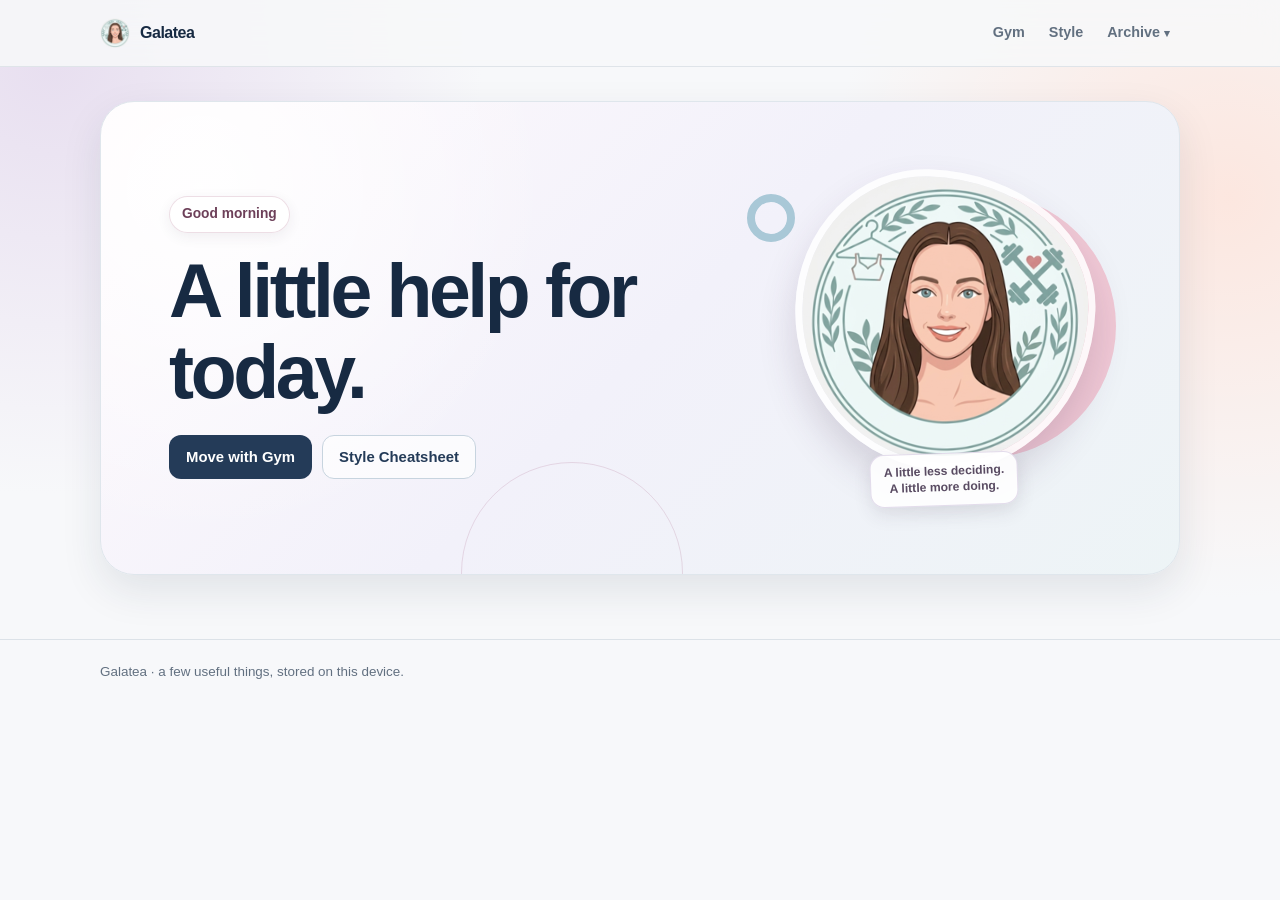
<file: index.html>
<!DOCTYPE html>
<html lang="en-AU">
<head>
  <meta charset="utf-8">
  <meta name="viewport" content="width=device-width, initial-scale=1, viewport-fit=cover">
  <meta name="theme-color" content="#f7f8fa">
  <meta name="mobile-web-app-capable" content="yes">
  <meta name="apple-mobile-web-app-capable" content="yes">
  <meta name="apple-mobile-web-app-status-bar-style" content="default">
  <meta name="apple-mobile-web-app-title" content="Galatea">
  <meta name="description" content="A personal hub for training and considered style.">
  <link rel="manifest" href="./manifest.webmanifest">
  <link rel="icon" type="image/png" sizes="64x64" href="./icons/favicon.png">
  <link rel="apple-touch-icon" sizes="180x180" href="./icons/apple-touch-icon.png">
  <link rel="stylesheet" href="./assets/site.css">
  <script src="./assets/pwa.js" defer></script>
  <title>Galatea</title>
</head>
<body class="home-page">
  <a class="skip-link" href="#main">Skip to content</a>
  <header class="site-header">
    <nav class="site-nav" aria-label="Primary navigation">
      <a class="brand" href="./" aria-current="page"><img class="brand-icon" src="./icons/favicon.png" alt="" width="30" height="30">Galatea</a>
      <div class="nav-links">
        <a href="./gym/">Gym</a>
        <a href="./style/">Style</a>
        <details class="nav-dropdown">
          <summary class="nav-dropdown-toggle" aria-haspopup="menu">Archive <span class="nav-dropdown-caret" aria-hidden="true">▾</span></summary>
          <div class="nav-dropdown-menu" role="menu">
            <a href="./ibclc/" role="menuitem">IBCLC Practice Lab</a>
            <a href="./gym/progress/" role="menuitem">Cycle 1 Progress (Jul–Oct 2026)</a>
          </div>
        </details>
      </div>
    </nav>
  </header>

  <main id="main" class="page-shell">
    <section class="hero home-hero" aria-labelledby="home-title">
      <div class="home-hero-copy">
        <p class="home-greeting" data-time-greeting aria-live="polite">Hello</p>
        <h1 id="home-title">A little help for today.</h1>
        <div class="hero-actions">
          <a class="button button-primary" href="./gym/">Move with Gym</a>
          <a class="button button-secondary" href="./style/">Style Cheatsheet</a>
        </div>
      </div>
      <figure class="home-portrait">
        <div class="home-portrait-orbit" aria-hidden="true"></div>
        <img src="./icons/portrait.png" alt="Galatea's illustrated character icon" width="320" height="320">
        <figcaption>A little less deciding.<br>A little more doing.</figcaption>
      </figure>
    </section>
  </main>

  <aside class="update-banner" data-update-banner hidden role="status">
    A new version is ready.
    <button class="button button-primary" type="button" data-update-reload>Reload</button>
  </aside>

  <footer class="site-footer">
    <div class="page-shell">Galatea · a few useful things, stored on this device.</div>
  </footer>
  <script>
    (() => {
      const greeting = document.querySelector("[data-time-greeting]");
      if (!greeting) return;

      const hour = new Date().getHours();
      greeting.textContent = hour < 12 ? "Good morning" : hour < 18 ? "Good afternoon" : "Good evening";
    })();
  </script>
</body>
</html>
</file>
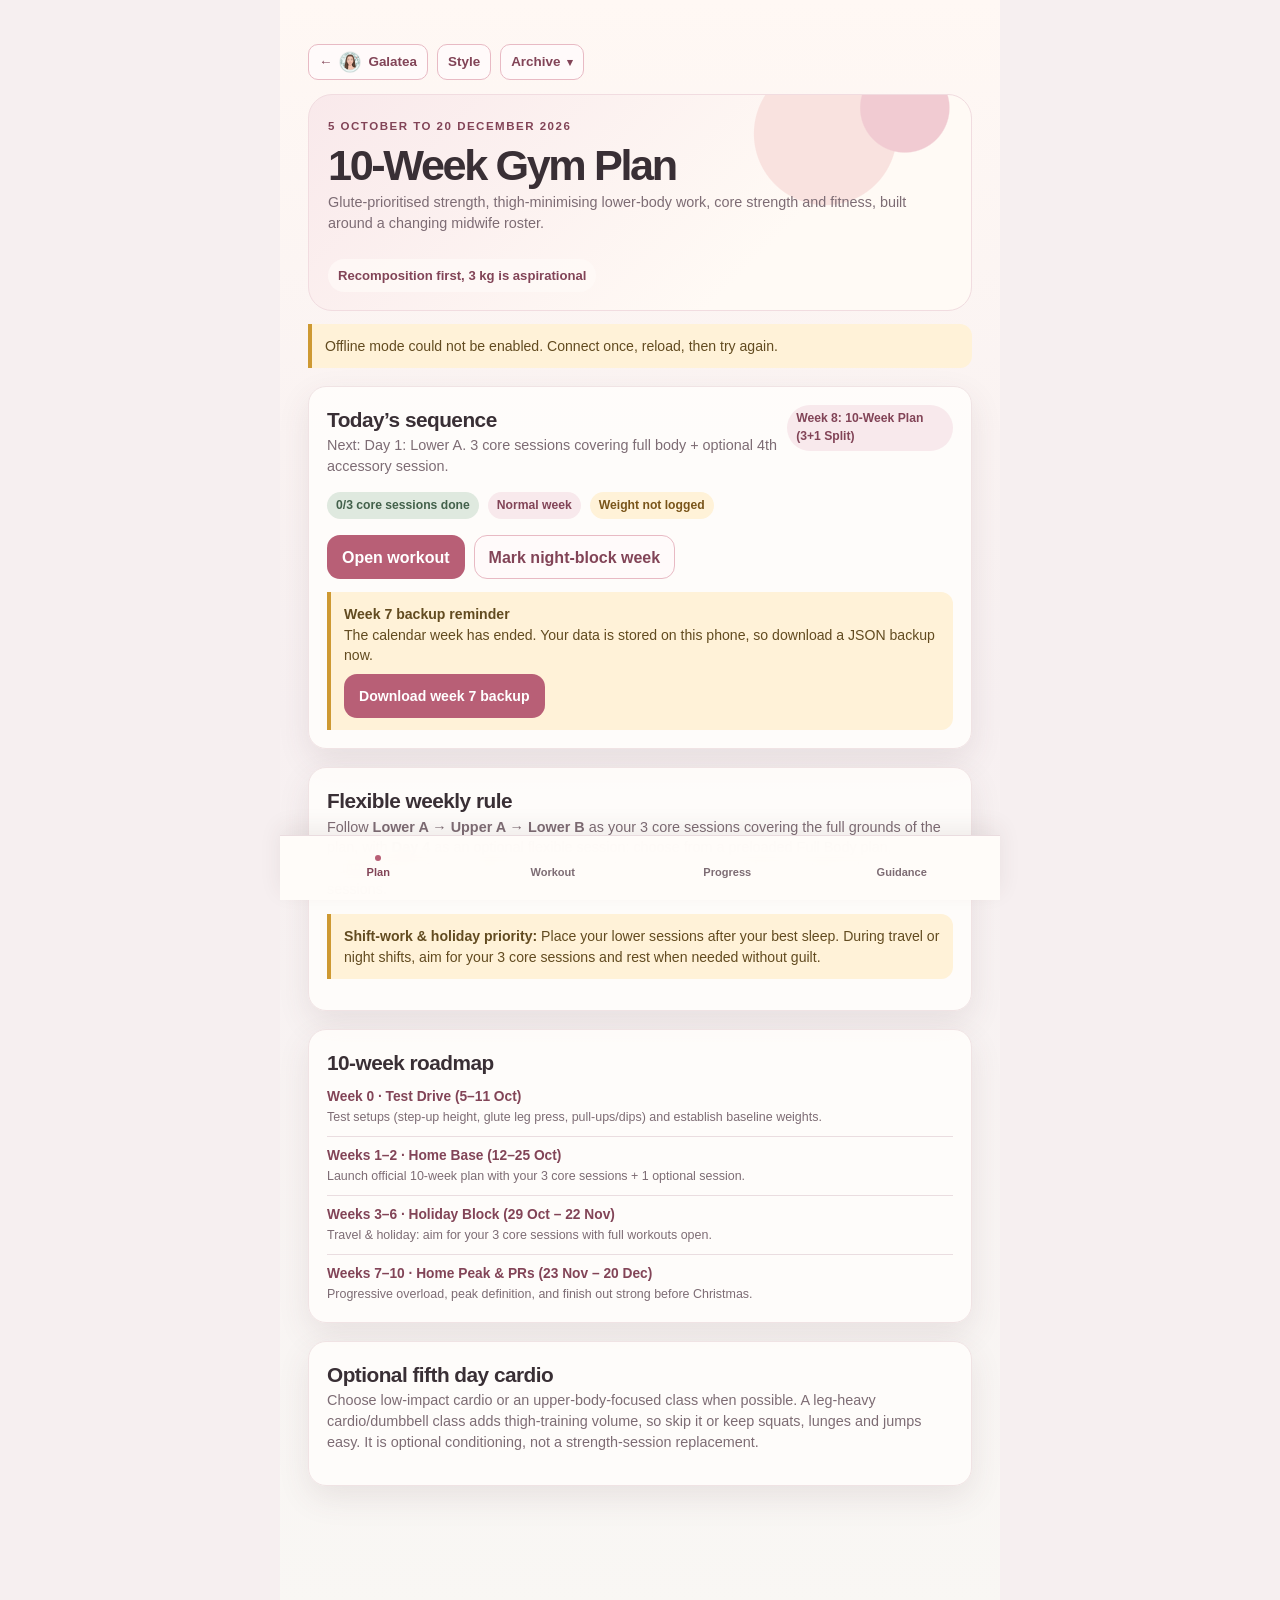
<file: gym/index.html>
<!DOCTYPE html>
<html lang="en-AU">
<head>
  <meta charset="utf-8">
  <meta name="viewport" content="width=device-width, initial-scale=1, viewport-fit=cover">
  <meta name="theme-color" content="#fff8f4">
  <meta name="mobile-web-app-capable" content="yes">
  <meta name="apple-mobile-web-app-capable" content="yes">
  <meta name="apple-mobile-web-app-status-bar-style" content="default">
  <meta name="apple-mobile-web-app-title" content="Galatea">
  <link rel="manifest" href="../manifest.webmanifest">
  <link rel="icon" type="image/png" sizes="64x64" href="../icons/favicon.png">
  <link rel="apple-touch-icon" sizes="180x180" href="../icons/apple-touch-icon.png">
  <title>10-Week Gym Plan · Galatea</title>
  <style>
    :root {
      --ink: #392f35;
      --muted: #7d6c74;
      --paper: #fffdfb;
      --blush: #f8e9ec;
      --blush-strong: #e8bac4;
      --rose: #b85f76;
      --rose-deep: #824457;
      --sage: #dfe9df;
      --sage-ink: #43614b;
      --amber: #fff2d8;
      --amber-ink: #795419;
      --line: #eadde0;
      --shadow: 0 12px 32px rgba(86, 55, 65, .10);
      --radius: 18px;
    }
    * { box-sizing: border-box; }
    html { background: #f6eff0; }
    body {
      max-width: 720px;
      min-height: 100vh;
      margin: auto;
      padding: env(safe-area-inset-top) 0 env(safe-area-inset-bottom);
      background: linear-gradient(180deg, #fff8f4 0, #f7f0f1 44%, #f9f7f4 100%);
      color: var(--ink);
      font: 16px/1.45 -apple-system, BlinkMacSystemFont, "Segoe UI", sans-serif;
    }
    button, input, select, textarea { font: inherit; }
    button {
      min-height: 44px;
      border: 0;
      border-radius: 13px;
      cursor: pointer;
      touch-action: manipulation;
    }
    button:focus-visible, input:focus-visible, select:focus-visible, textarea:focus-visible {
      outline: 3px solid #b7788a88;
      outline-offset: 2px;
    }
    h1, h2, h3, p { margin-top: 0; }
    h1 { margin-bottom: 5px; font-size: clamp(2rem, 8vw, 2.7rem); line-height: 1.02; letter-spacing: -.055em; }
    h2 { margin: 0; font-size: 1.3rem; letter-spacing: -.025em; }
    h3 { margin: 0 0 8px; font-size: 1rem; }
    a { color: var(--rose-deep); }
    .shell { padding: 18px 16px 108px; }
    .home-link {
      display: inline-flex;
      gap: 7px;
      min-height: 36px;
      margin-bottom: 14px;
      padding: 0 10px;
      border: 1px solid var(--blush-strong);
      border-radius: 10px;
      align-items: center;
      color: var(--rose-deep);
      background: #fffafa;
      font-size: .84rem;
      font-weight: 800;
      text-decoration: none;
    }
    .home-link img {
      width: 22px;
      height: 22px;
      object-fit: contain;
    }
    .gym-archive-dropdown {
      position: relative;
      display: inline-block;
      margin-bottom: 14px;
    }
    .gym-archive-dropdown summary {
      list-style: none;
      cursor: pointer;
      user-select: none;
      margin-bottom: 0;
    }
    .gym-archive-dropdown summary::-webkit-details-marker {
      display: none;
    }
    .gym-archive-caret {
      display: inline-block;
      font-size: .68rem;
      line-height: 1;
      transition: transform .15s ease;
    }
    .gym-archive-dropdown[open] .gym-archive-caret {
      transform: rotate(180deg);
    }
    .gym-archive-menu {
      position: absolute;
      top: calc(100% + 5px);
      left: 0;
      min-width: 190px;
      padding: 6px;
      border: 1px solid var(--blush-strong);
      border-radius: 12px;
      background: #fffafa;
      box-shadow: var(--shadow);
      display: flex;
      flex-direction: column;
      gap: 2px;
      z-index: 20;
    }
    .gym-archive-menu a {
      display: block;
      padding: 8px 12px;
      border-radius: 8px;
      color: var(--rose-deep);
      font-size: .84rem;
      font-weight: 750;
      text-decoration: none;
      white-space: nowrap;
    }
    .gym-archive-menu a:hover,
    .gym-archive-menu a:focus {
      background: #fdf2f4;
      outline: none;
    }
    .eyebrow {
      margin-bottom: 8px;
      color: var(--rose-deep);
      font-size: .72rem;
      font-weight: 800;
      letter-spacing: .13em;
      text-transform: uppercase;
    }
    .subtle { color: var(--muted); font-size: .9rem; }
    .card {
      margin: 18px 0;
      padding: 18px;
      border: 1px solid #f0e3e4;
      border-radius: var(--radius);
      background: rgba(255, 253, 251, .91);
      box-shadow: var(--shadow);
    }
    .hero {
      padding: 23px 19px 18px;
      border: 1px solid #f1dce0;
      border-radius: 24px;
      background:
        radial-gradient(circle at 90% 6%, #f1cbd2 0 7%, transparent 7.2%),
        radial-gradient(circle at 78% 18%, #f9e2df 0 13%, transparent 13.2%),
        linear-gradient(135deg, #f9e9eb, #fffaf5 70%);
    }
    .goal-line {
      display: inline-block;
      margin-top: 11px;
      padding: 7px 10px;
      border-radius: 99px;
      background: #fffaf8c7;
      color: var(--rose-deep);
      font-size: .82rem;
      font-weight: 700;
    }
    .top-actions, .inline-actions, .toolbar, .quick-stats {
      display: flex;
      gap: 9px;
      flex-wrap: wrap;
      align-items: center;
    }
    .top-actions { margin-top: 16px; }
    .button-primary {
      padding: 0 15px;
      background: var(--rose);
      color: white;
      font-weight: 800;
    }
    .button-secondary {
      padding: 0 14px;
      border: 1px solid var(--blush-strong);
      background: #fffafa;
      color: var(--rose-deep);
      font-weight: 750;
    }
    .button-quiet {
      min-height: 36px;
      padding: 0 10px;
      background: transparent;
      color: var(--rose-deep);
      font-size: .86rem;
      font-weight: 750;
    }
    .danger { color: #9c304a; }
    .pill {
      display: inline-flex;
      align-items: center;
      gap: 5px;
      padding: 5px 9px;
      border-radius: 99px;
      background: var(--blush);
      color: var(--rose-deep);
      font-size: .76rem;
      font-weight: 800;
    }
    .pill.sage { background: var(--sage); color: var(--sage-ink); }
    .pill.amber { background: var(--amber); color: var(--amber-ink); }
    .notice {
      margin: 13px 0;
      padding: 12px 13px;
      border-left: 4px solid var(--rose);
      border-radius: 0 12px 12px 0;
      background: var(--blush);
      color: #60454d;
      font-size: .88rem;
    }
    .notice.warning { border-left-color: #ce9932; background: var(--amber); color: #624b20; }
    .notice.good { border-left-color: #6c9874; background: var(--sage); color: #3e5c46; }
    .hidden { display: none !important; }
    .sr-only {
      position: absolute;
      width: 1px;
      height: 1px;
      overflow: hidden;
      clip: rect(0 0 0 0);
      white-space: nowrap;
    }
    .update-banner {
      position: fixed;
      z-index: 8;
      top: max(12px, env(safe-area-inset-top));
      right: 12px;
      left: 12px;
      max-width: 540px;
      margin: auto;
      padding: 10px 12px;
      border: 1px solid var(--blush-strong);
      border-radius: 14px;
      background: #fffaf8;
      box-shadow: var(--shadow);
      color: var(--rose-deep);
      font-size: .85rem;
      font-weight: 750;
    }
    .update-banner button { float: right; min-height: 34px; margin-left: 8px; }
    .nav {
      position: fixed;
      z-index: 5;
      right: 0;
      bottom: 0;
      left: 0;
      display: grid;
      grid-template-columns: repeat(4, 1fr);
      max-width: 720px;
      margin: auto;
      padding: 8px max(11px, env(safe-area-inset-right)) calc(8px + env(safe-area-inset-bottom)) max(11px, env(safe-area-inset-left));
      border-top: 1px solid #eadcdf;
      background: rgba(255, 252, 249, .96);
      box-shadow: 0 -8px 22px rgba(72, 50, 57, .08);
      backdrop-filter: blur(14px);
    }
    .nav button {
      min-height: 48px;
      padding: 3px;
      background: transparent;
      color: var(--muted);
      font-size: .69rem;
      font-weight: 800;
    }
    .nav button.active { color: var(--rose-deep); }
    .nav .nav-dot {
      display: block;
      width: 6px;
      height: 6px;
      margin: 0 auto 3px;
      border-radius: 50%;
      background: transparent;
    }
    .nav button.active .nav-dot { background: var(--rose); }
    .tab-view { display: none; }
    .tab-view.active { display: block; }
    .metric-grid { display: grid; grid-template-columns: repeat(2, 1fr); gap: 9px; }
    .metric {
      min-height: 92px;
      padding: 13px;
      border: 1px solid #efdfdf;
      border-radius: 14px;
      background: #fffdfa;
    }
    .metric span { display: block; color: var(--muted); font-size: .76rem; font-weight: 700; }
    .metric strong { display: block; margin-top: 5px; color: var(--rose-deep); font-size: 1.15rem; }
    .week-row { display: flex; gap: 8px; align-items: end; }
    .week-row > * { min-width: 0; flex: 1; }
    label { display: block; color: var(--muted); font-size: .77rem; font-weight: 750; }
    input, select, textarea {
      width: 100%;
      min-height: 42px;
      margin-top: 5px;
      padding: 8px 10px;
      border: 1px solid #dfd1d4;
      border-radius: 11px;
      background: #fffefa;
      color: var(--ink);
    }
    textarea { min-height: 76px; resize: vertical; }
    .readiness-grid { display: grid; grid-template-columns: repeat(2, 1fr); gap: 10px; }
    .readiness-output { margin-top: 12px; }
    .cycle-context {
      margin-top: 12px;
      padding-top: 12px;
      border-top: 1px solid var(--line);
    }
    .cycle-context > p { margin: 7px 0 0; }
    .cycle-guidance {
      margin-top: 10px;
      padding: 12px;
      border-radius: 12px;
      background: #fdf8f7;
      color: var(--ink);
    }
    .cycle-guidance h3 { margin-bottom: 7px; color: var(--rose-deep); }
    .cycle-guidance p { margin-bottom: 8px; font-size: .85rem; }
    .cycle-guidance p:last-child { margin-bottom: 0; }
    .cycle-food {
      padding-top: 8px;
      border-top: 1px solid var(--line);
    }
    .backup-reminder { margin-bottom: 0; }
    .backup-reminder .button-primary { margin-top: 9px; }
    .session-tabs { display: grid; grid-template-columns: repeat(2, 1fr); gap: 8px; margin-top: 14px; }
    .session-tabs button {
      min-height: 58px;
      padding: 8px;
      border: 1px solid #e8d8db;
      background: #fffaf8;
      color: var(--rose-deep);
      text-align: left;
      font-size: .78rem;
      font-weight: 800;
    }
    .session-tabs button span { display: block; margin-top: 2px; color: var(--muted); font-size: .67rem; font-weight: 600; }
    .session-tabs button.active { border-color: var(--rose); background: var(--blush); }
    .session-tabs button.done { border-color: #bcd3c1; background: #f2f8f2; color: var(--sage-ink); }
    .session-tabs button.done.active { border-color: var(--sage-ink); }
    .session-tab-header-row {
      display: flex !important;
      justify-content: space-between !important;
      align-items: center !important;
      width: 100%;
      margin: 0 !important;
    }
    .session-tab-name {
      display: inline-block !important;
      margin: 0 !important;
      color: inherit !important;
      font-weight: 800 !important;
      font-size: .78rem !important;
    }
    .session-tab-plus-badge {
      display: inline-flex !important;
      align-items: center;
      justify-content: center;
      width: 20px;
      height: 20px;
      margin: 0 0 0 4px !important;
      border-radius: 99px;
      background: var(--rose);
      color: #fff !important;
      font-size: .84rem !important;
      font-weight: 900 !important;
      line-height: 1;
      cursor: pointer;
      transition: transform .15s ease, background .15s ease;
      box-shadow: 0 1px 3px rgba(184, 95, 118, .25);
    }
    .session-tab-plus-badge:hover {
      transform: scale(1.15);
      background: var(--rose-deep);
    }
    .activity-dropdown-wrap {
      position: relative;
      margin: 10px 0 14px;
      z-index: 25;
    }
    .activity-dropdown-menu {
      padding: 10px;
      border: 2px solid var(--blush-strong);
      border-radius: 18px;
      background: #fffdfb;
      box-shadow: 0 14px 34px rgba(86, 55, 65, .14);
      animation: dropdownSlideIn .18s ease-out;
    }
    @keyframes dropdownSlideIn {
      from { opacity: 0; transform: translateY(-6px); }
      to { opacity: 1; transform: translateY(0); }
    }
    .activity-dropdown-header {
      display: flex;
      justify-content: space-between;
      align-items: center;
      padding: 2px 4px 8px;
      border-bottom: 1px solid var(--line);
      margin-bottom: 8px;
      font-size: .74rem;
      font-weight: 800;
      color: var(--rose-deep);
      text-transform: uppercase;
      letter-spacing: .08em;
    }
    .activity-dropdown-close {
      min-height: 26px;
      padding: 0 8px;
      border: 0;
      background: transparent;
      color: var(--muted);
      font-size: .95rem;
      font-weight: 800;
      cursor: pointer;
    }
    .activity-dropdown-close:hover { color: var(--rose); }
    .activity-dropdown-list { display: flex; flex-direction: column; gap: 4px; }
    .activity-dropdown-item {
      display: flex;
      align-items: center;
      gap: 10px;
      padding: 9px 11px;
      border: 1px solid transparent;
      border-radius: 12px;
      background: #fffafa;
      color: var(--ink);
      text-align: left;
      cursor: pointer;
      transition: all .14s ease;
    }
    .activity-dropdown-item:hover, .activity-dropdown-item:focus {
      background: #fdf0f3;
      border-color: var(--blush-strong);
      outline: none;
    }
    .activity-dropdown-item.active {
      background: #fdf0f3;
      border-color: var(--rose);
    }
    .activity-opt-icon { font-size: 1.4rem; line-height: 1; flex-shrink: 0; }
    .activity-opt-text { flex: 1; min-width: 0; }
    .activity-opt-title-row { display: flex; align-items: center; gap: 7px; flex-wrap: wrap; }
    .activity-opt-title-row strong { font-size: .88rem; color: var(--ink); }
    .activity-opt-tag {
      padding: 2px 6px;
      border-radius: 99px;
      font-size: .64rem;
      font-weight: 800;
      letter-spacing: .04em;
      text-transform: uppercase;
    }
    .activity-opt-tag.structured { background: var(--sage); color: var(--sage-ink); }
    .activity-opt-tag.freeform { background: var(--blush); color: var(--rose-deep); }
    .activity-opt-desc { display: block; margin-top: 2px; font-size: .74rem; color: var(--muted); line-height: 1.3; }
    .activity-opt-check { font-weight: 900; color: var(--rose); font-size: 1.05rem; }
    .activity-switch-bar {
      display: flex;
      justify-content: space-between;
      align-items: center;
      gap: 10px;
      padding: 10px 13px;
      margin-bottom: 15px;
      border: 1px solid var(--blush-strong);
      border-radius: 14px;
      background: linear-gradient(135deg, #fff7f9, #fffdfc);
    }
    .activity-current-info {
      display: flex;
      align-items: center;
      gap: 10px;
    }
    .activity-icon-badge {
      display: flex;
      align-items: center;
      justify-content: center;
      width: 36px;
      height: 36px;
      border-radius: 10px;
      background: var(--blush);
      font-size: 1.25rem;
      flex-shrink: 0;
    }
    .activity-badge-label {
      display: block;
      font-size: .66rem;
      font-weight: 800;
      text-transform: uppercase;
      letter-spacing: .08em;
      color: var(--rose-deep);
    }
    .activity-badge-name {
      display: block;
      font-size: .92rem;
      font-weight: 850;
      color: var(--ink);
    }
    .activity-trigger-btn {
      min-height: 36px;
      padding: 0 12px;
      font-size: .8rem;
      font-weight: 800;
      border-radius: 10px;
      white-space: nowrap;
    }
    .activity-trigger-btn .plus-sign {
      display: inline-block;
      margin-right: 3px;
      font-weight: 900;
      color: var(--rose);
    }
    .metric-chip-grid {
      display: grid;
      grid-template-columns: repeat(2, 1fr);
      gap: 10px;
      margin: 14px 0;
    }
    @media (min-width: 560px) {
      .metric-chip-grid {
        grid-template-columns: repeat(3, 1fr);
      }
    }
    .metric-chip {
      display: flex;
      flex-direction: column;
      gap: 4px;
    }
    .metric-chip span.label {
      font-size: .76rem;
      font-weight: 800;
      color: var(--muted);
      text-transform: uppercase;
      letter-spacing: .05em;
    }
    .metric-chip input, .metric-chip select {
      width: 100%;
      min-height: 42px;
      padding: 8px 10px;
      border: 1px solid #dfd1d4;
      border-radius: 11px;
      background: #fffefa;
      color: var(--ink);
      font-size: .88rem;
    }
    .metric-chip input:focus, .metric-chip select:focus {
      border-color: var(--rose);
      outline: 3px solid #b7788a44;
    }
    .class-tag-row {
      display: flex;
      flex-wrap: wrap;
      gap: 6px;
      margin: 8px 0 12px;
    }
    .class-tag-btn {
      min-height: 30px;
      padding: 0 10px;
      border: 1px solid var(--line);
      border-radius: 8px;
      background: #fffafa;
      color: var(--muted);
      font-size: .77rem;
      font-weight: 750;
      cursor: pointer;
      transition: all .12s ease;
    }
    .class-tag-btn:hover {
      border-color: var(--blush-strong);
      background: #fff2f5;
      color: var(--rose-deep);
    }
    .class-tag-btn.active {
      border-color: var(--rose);
      background: var(--rose);
      color: #fff;
    }
    .freeform-box {
      margin: 14px 0;
    }
    .freeform-box label {
      display: block;
      margin-bottom: 3px;
      font-size: .84rem;
      font-weight: 800;
      color: var(--ink);
    }
    .freeform-box .hint {
      display: block;
      margin-bottom: 6px;
      font-size: .75rem;
      color: var(--muted);
      line-height: 1.35;
    }
    .freeform-textarea {
      width: 100%;
      min-height: 90px;
      padding: 10px 12px;
      border: 1px solid #dfd1d4;
      border-radius: 12px;
      background: #fffefa;
      color: var(--ink);
      font-family: inherit;
      font-size: .88rem;
      line-height: 1.4;
      resize: vertical;
      box-sizing: border-box;
    }
    .freeform-textarea:focus {
      border-color: var(--rose);
      outline: 3px solid #b7788a44;
    }
    .workout-header {
      display: flex;
      justify-content: space-between;
      gap: 10px;
      align-items: flex-start;
    }
    .header-pills { display: flex; gap: 6px; flex-wrap: wrap; justify-content: flex-end; }
    .toggle-row {
      display: flex;
      gap: 8px;
      align-items: center;
      margin: 14px 0 4px;
      padding: 10px 0;
      border-top: 1px solid var(--line);
      border-bottom: 1px solid var(--line);
    }
    .toggle-row input { width: 22px; min-height: 22px; margin: 0; accent-color: var(--rose); }
    .exercise {
      margin-top: 14px;
      overflow: hidden;
      border: 1px solid #eadde0;
      border-radius: 15px;
      background: #fffefa;
    }
    .exercise > summary {
      position: relative;
      padding: 13px 38px 12px 13px;
      cursor: pointer;
      list-style: none;
    }
    .exercise > summary::-webkit-details-marker { display: none; }
    .exercise > summary::after {
      position: absolute;
      top: 13px;
      right: 14px;
      color: var(--rose);
      content: "+";
      font-size: 1.4rem;
      line-height: 1;
    }
    .exercise[open] > summary::after { content: "−"; }
    .exercise-name { display: block; color: var(--ink); font-weight: 850; }
    .exercise-meta { display: block; margin-top: 2px; color: var(--muted); font-size: .77rem; }
    .exercise-body { padding: 0 12px 12px; }
    .rest-bar {
      position: fixed;
      z-index: 6;
      right: 0;
      bottom: calc(64px + env(safe-area-inset-bottom));
      left: 0;
      display: flex;
      max-width: 720px;
      margin: auto;
      padding: 0 max(12px, env(safe-area-inset-right)) 9px max(12px, env(safe-area-inset-left));
      pointer-events: none;
    }
    .rest-bar-inner {
      display: flex;
      gap: 8px;
      flex: 1;
      align-items: center;
      padding: 8px 10px 8px 14px;
      border: 1px solid var(--blush-strong);
      border-radius: 15px;
      background: rgba(255, 249, 248, .97);
      box-shadow: var(--shadow);
      backdrop-filter: blur(12px);
      pointer-events: auto;
    }
    .timer-display {
      flex: 1;
      color: var(--rose-deep);
      font-size: 1.65rem;
      font-variant-numeric: tabular-nums;
      font-weight: 850;
      line-height: 1;
    }
    .timer-display.complete { color: var(--sage-ink); font-size: 1.02rem; }
    .rest-bar button { min-height: 38px; padding: 0 11px; font-size: .82rem; }
    .superset {
      margin-top: 14px;
      padding: 12px;
      border: 2px solid var(--blush-strong);
      border-radius: 18px;
      background: #fcf1f3;
    }
    .superset .exercise { margin-top: 8px; }
    .superset .exercise:first-of-type { margin-top: 0; }
    .superset-head {
      display: flex;
      gap: 8px;
      flex-wrap: wrap;
      align-items: center;
      margin: 0 2px 10px;
      color: var(--rose-deep);
      font-size: .79rem;
      font-weight: 700;
      line-height: 1.3;
    }
    .superset-head > span:last-child { flex: 1 1 100%; }
    .superset-badge {
      padding: 5px 10px;
      border-radius: 99px;
      background: var(--rose);
      color: #fff;
      font-size: .68rem;
      font-weight: 850;
      letter-spacing: .09em;
      text-transform: uppercase;
    }
    .rest-presets, .superset-rest {
      display: flex;
      gap: 7px;
      flex-wrap: wrap;
      align-items: center;
      margin-top: 10px;
    }
    .superset-rest { margin: 11px 2px 1px; }
    .rest-presets-label {
      color: var(--muted);
      font-size: .68rem;
      font-weight: 800;
      letter-spacing: .1em;
      text-transform: uppercase;
    }
    .timer-preset {
      min-height: 38px;
      padding: 0 13px;
      border: 1px solid var(--blush-strong);
      background: #fffefa;
      color: var(--rose-deep);
      font-size: .82rem;
      font-variant-numeric: tabular-nums;
      font-weight: 800;
    }
    .set-grid {
      display: grid;
      grid-template-columns: 32px 1fr 1fr;
      gap: 6px;
      align-items: end;
      margin-top: 8px;
    }
    .set-grid .set-number {
      align-self: center;
      color: var(--rose-deep);
      font-size: .82rem;
      font-weight: 850;
      text-align: center;
    }
    .set-grid label { font-size: .66rem; }
    .set-grid input { min-height: 39px; padding: 6px; text-align: center; }
    .exercise-notes { margin-top: 10px; }
    .exercise-notes p { margin-bottom: 7px; font-size: .82rem; }
    .suggestion {
      margin-top: 10px;
      padding: 10px;
      border-radius: 10px;
      background: var(--sage);
      color: var(--sage-ink);
      font-size: .82rem;
      font-weight: 700;
    }
    .suggestion.hold { background: var(--blush); color: var(--rose-deep); }
    .suggestion.caution { background: var(--amber); color: var(--amber-ink); }
    .session-complete {
      display: flex;
      align-items: center;
      gap: 9px;
      margin-top: 15px;
      padding: 12px;
      border-radius: 12px;
      background: var(--blush);
      color: var(--rose-deep);
      font-weight: 800;
    }
    .session-complete input { width: 22px; min-height: 22px; margin: 0; accent-color: var(--rose); }
    .pelvic-grid { display: grid; gap: 12px; margin-top: 14px; }
    .pelvic-card {
      padding: 13px;
      border: 1px solid #eadde0;
      border-radius: 15px;
      background: #fffefa;
    }
    .pelvic-card h3 { color: var(--rose-deep); }
    .pelvic-visual {
      display: block;
      width: 100%;
      max-width: 320px;
      height: auto;
      margin: 9px auto 12px;
      padding: 8px;
      border-radius: 11px;
      background: #fdf8f7;
    }
    .pelvic-card ol { margin: 10px 0; padding-left: 20px; }
    .pelvic-card li { margin: 7px 0; font-size: .84rem; }
    .pelvic-choice {
      display: flex;
      gap: 8px;
      align-items: center;
      margin-top: 12px;
      padding-top: 11px;
      border-top: 1px solid var(--line);
      color: var(--rose-deep);
      font-size: .84rem;
      font-weight: 800;
    }
    .pelvic-choice input { width: 22px; min-height: 22px; margin: 0; accent-color: var(--rose); }
    .resource-list { margin: 10px 0 0; padding-left: 18px; }
    .resource-list li { margin: 8px 0; font-size: .84rem; }
    .progress-menu { display: grid; grid-template-columns: repeat(2, 1fr); gap: 10px; margin-top: 16px; }
    .progress-menu button {
      min-height: 108px;
      padding: 14px;
      border: 1px solid #e8d8db;
      border-radius: var(--radius);
      background: rgba(255, 253, 251, .91);
      box-shadow: var(--shadow);
      color: var(--rose-deep);
      text-align: left;
      font-size: .92rem;
      font-weight: 850;
    }
    .progress-menu button span { display: block; margin-top: 6px; color: var(--muted); font-size: .72rem; font-weight: 650; line-height: 1.35; }
    .panel-back { margin: 0 0 6px -10px; }
    .progress-panel h3 { margin-top: 4px; color: var(--rose-deep); }
    .roadmap { margin: 0; padding: 0; list-style: none; }
    .roadmap li { padding: 9px 0; border-bottom: 1px solid var(--line); font-size: .86rem; }
    .roadmap li:last-child { border-bottom: 0; padding-bottom: 0; }
    .roadmap strong { color: var(--rose-deep); }
    .progress-form { display: grid; gap: 10px; }
    .chart {
      width: 100%;
      min-height: 154px;
      margin-top: 12px;
      padding: 8px;
      border-radius: 13px;
      background: #fdf8f7;
    }
    .chart svg { display: block; width: 100%; overflow: visible; }
    .log-list { margin-top: 12px; padding-left: 0; list-style: none; }
    .log-list li {
      display: flex;
      justify-content: space-between;
      gap: 8px;
      padding: 10px 0;
      border-bottom: 1px solid var(--line);
      font-size: .88rem;
    }
    .log-list li:last-child { border-bottom: 0; }
    .details summary { cursor: pointer; color: var(--rose-deep); font-weight: 800; }
    .details > div { margin-top: 10px; }
    .source-list { padding-left: 18px; }
    .source-list li { margin: 8px 0; font-size: .85rem; }
    .small { color: var(--muted); font-size: .78rem; }
    .divider { height: 1px; margin: 15px 0; background: var(--line); }
    @media (min-width: 560px) {
      .shell { padding: 28px 28px 108px; }
      .metric-grid { grid-template-columns: repeat(4, 1fr); }
      .readiness-grid { grid-template-columns: repeat(4, 1fr); }
      .session-tabs { grid-template-columns: repeat(4, 1fr); }
      .session-tabs button { min-height: 66px; }
      .set-grid { grid-template-columns: 38px 1fr 1fr; }
    }
  </style>
</head>
<body>
  <main class="shell">
    <div class="top-actions">
      <a class="home-link" href="../">← <img src="../icons/favicon.png" alt="" width="22" height="22"> Galatea</a>
      <a class="home-link" href="../style/">Style</a>
      <details class="gym-archive-dropdown">
        <summary class="home-link" aria-haspopup="menu">Archive <span class="gym-archive-caret" aria-hidden="true">▾</span></summary>
        <div class="gym-archive-menu" role="menu">
          <a href="../ibclc/" role="menuitem">IBCLC Practice Lab</a>
          <a href="./progress/" role="menuitem">Cycle 1 Progress (Jul–Oct 2026)</a>
        </div>
      </details>
    </div>
    <section id="plan" class="tab-view active" aria-labelledby="plan-title">
      <div class="hero">
        <p class="eyebrow">5 October to 20 December 2026</p>
        <h1 id="plan-title">10-Week Gym Plan</h1>
        <p class="subtle">Glute-prioritised strength, thigh-minimising lower-body work, core strength and fitness, built around a changing midwife roster.</p>
        <span class="goal-line">Recomposition first, 3 kg is aspirational</span>
      </div>
      <div id="storage-notice" class="notice hidden"></div>
      <div id="offline-status" class="notice hidden" role="status"></div>
      <section class="card">
        <div class="workout-header">
          <div><h2>Today’s sequence</h2><p id="sequence-copy" class="subtle">Choose the next session after a rest day.</p></div>
          <span id="phase-pill" class="pill"></span>
        </div>
        <div id="quick-stats" class="quick-stats"></div>
        <div class="top-actions">
          <button id="go-workout" class="button-primary" type="button">Open workout</button>
          <button id="mark-night" class="button-secondary" type="button">Mark night-block week</button>
        </div>
        <div id="plan-backup-reminder" class="notice warning backup-reminder hidden"></div>
      </section>
      <section class="card">
        <h2>Flexible weekly rule</h2>
        <p class="subtle">Follow <strong>Lower A → Upper A → Lower B</strong> as your 3 core sessions covering the full grounds of the plan, with <strong>Day 4</strong> as an optional flexible session: choose from a preloaded Full Body plan, Running, Gym Class, Upper B, or custom activity. Aim for about 48 hours between the two lower sessions.</p>
        <div class="notice warning"><strong>Shift-work & holiday priority:</strong> Place your lower sessions after your best sleep. During travel or night shifts, aim for your 3 core sessions and rest when needed without guilt.</div>
      </section>
      <section class="card">
        <h2>10-week roadmap</h2>
        <div id="roadmap"></div>
      </section>
      <section class="card">
        <h2>Optional fifth day cardio</h2>
        <p class="subtle">Choose low-impact cardio or an upper-body-focused class when possible. A leg-heavy cardio/dumbbell class adds thigh-training volume, so skip it or keep squats, lunges and jumps easy. It is optional conditioning, not a strength-session replacement.</p>
      </section>
    </section>

    <section id="workout" class="tab-view" aria-labelledby="workout-title">
      <div class="workout-header">
        <div><p class="eyebrow">Workout log</p><h1 id="workout-title">Train with intent</h1></div>
        <div class="header-pills">
          <span id="workout-week" class="pill"></span>
          <span id="workout-count" class="pill sage"></span>
        </div>
      </div>
      <section class="card">
        <div class="week-row">
          <label>Plan week<select id="week-select" aria-label="Plan week"></select></label>
          <button id="week-night-toggle" class="button-secondary" type="button">Night block: off</button>
        </div>
        <p id="week-dates" class="small"></p>
        <p id="readiness-scope" class="small"></p>
        <div class="readiness-grid">
          <label>Sleep<select id="sleep-score"><option value="5">Great</option><option value="4">Good</option><option value="3" selected>Okay</option><option value="2">Poor</option><option value="1">Very poor</option></select></label>
          <label>Energy<select id="energy-score"><option value="5">High</option><option value="4">Good</option><option value="3" selected>Okay</option><option value="2">Low</option><option value="1">Very low</option></select></label>
          <label>Soreness<select id="soreness-score"><option value="1">Low</option><option value="2">Mild</option><option value="3" selected>Moderate</option><option value="4">High</option><option value="5">Very high</option></select></label>
          <label>Symptoms<select id="symptom-score"><option value="1">None</option><option value="2">Mild</option><option value="3" selected>Manageable</option><option value="4">High</option><option value="5">Severe</option></select></label>
        </div>
        <div id="readiness-output" class="readiness-output"></div>
        <div class="cycle-context">
          <label>Cycle context, optional<select id="cycle-context">
            <option value="">Not selected</option>
            <option value="bleeding">Bleeding / period</option>
            <option value="follicular">After bleeding / before ovulation</option>
            <option value="ovulation">Around ovulation, if known</option>
            <option value="luteal">After ovulation / premenstrual</option>
            <option value="unsure">Unsure / irregular</option>
          </select></label>
          <p class="small">Choose manually for this workout. It gives context only, your symptoms and readiness still guide today.</p>
          <div id="cycle-guidance" class="cycle-guidance hidden" aria-live="polite"></div>
        </div>
        <div id="workout-backup-reminder" class="notice warning backup-reminder hidden"></div>
      </section>
      <div id="session-tabs" class="session-tabs" role="tablist" aria-label="Workout selection"></div>
      <div id="activity-dropdown-wrap" class="activity-dropdown-wrap hidden">
        <div id="activity-dropdown-menu" class="activity-dropdown-menu" role="menu" aria-label="Choose Day 4 activity"></div>
      </div>
      <section id="workout-content"></section>
    </section>

    <section id="progress" class="tab-view" aria-labelledby="progress-title">
      <p class="eyebrow">Trends, not single readings</p>
      <h1 id="progress-title">Progress</h1>
      <p id="progress-intro" class="subtle">Choose what you want to look at. Read trends rather than single readings, and remember a gym-only plan cannot guarantee a specific scale change.</p>
      <div id="progress-menu" class="progress-menu" role="group" aria-label="Progress sections"></div>

      <section id="panel-lower" class="card progress-panel hidden" aria-labelledby="panel-lower-title">
        <button class="button-quiet panel-back" data-progress-back type="button">← All progress</button>
        <h2 id="panel-lower-title">Lower-body lifts</h2>
        <p class="subtle">Compare your best working weight week by week.</p>
        <div class="progress-form">
          <label>Exercise<select id="performance-exercise-lower"></select></label>
        </div>
        <div id="performance-chart-lower" class="chart"></div>
        <div id="performance-summary-lower"></div>
      </section>

      <section id="panel-upper" class="card progress-panel hidden" aria-labelledby="panel-upper-title">
        <button class="button-quiet panel-back" data-progress-back type="button">← All progress</button>
        <h2 id="panel-upper-title">Upper-body lifts</h2>
        <p class="subtle">Compare your best working weight week by week.</p>
        <div class="progress-form">
          <label>Exercise<select id="performance-exercise-upper"></select></label>
        </div>
        <div id="performance-chart-upper" class="chart"></div>
        <div id="performance-summary-upper"></div>
      </section>

      <section id="panel-measure" class="card progress-panel hidden" aria-labelledby="panel-measure-title">
        <button class="button-quiet panel-back" data-progress-back type="button">← All progress</button>
        <h2 id="panel-measure-title">Body weight</h2>
        <p class="small">Log as often as you like during a week. Each entry is saved with its date and time.</p>
        <div class="progress-form">
          <label>Plan week<select id="weight-week"></select></label>
          <label>Weight in kg<input id="weight-value" type="number" inputmode="decimal" min="35" max="200" step="0.1" placeholder="e.g. 58.0"></label>
          <button id="save-weight" class="button-primary" type="button">Save weight</button>
        </div>
        <div id="weight-chart" class="chart"></div>
        <ul id="weight-list" class="log-list"></ul>
      </section>

      <section id="panel-evolt" class="card progress-panel hidden" aria-labelledby="panel-evolt-title">
        <button class="button-quiet panel-back" data-progress-back type="button">← All progress</button>
        <h2 id="panel-evolt-title">Evolt scan</h2>
        <p class="small">Weeks 1, 5 and 10 are scheduled. Keep hydration, food, prior exercise, bladder status and menstrual context similar where practical. BIA values vary, so compare trends only.</p>
        <div class="progress-form">
          <label>Plan week<select id="evolt-week"></select></label>
          <label>Body weight, kg<input id="evolt-weight" type="number" inputmode="decimal" step="0.1"></label>
          <label>Body fat, %<input id="evolt-fat" type="number" inputmode="decimal" step="0.1"></label>
          <label>Lean body mass, kg<input id="evolt-lean" type="number" inputmode="decimal" step="0.1"></label>
          <label>Skeletal muscle mass, kg<input id="evolt-muscle" type="number" inputmode="decimal" step="0.1"></label>
          <label>Visceral-fat level<input id="evolt-visceral" type="number" inputmode="decimal" step="0.1"></label>
          <label>Total body water, %<input id="evolt-water" type="number" inputmode="decimal" step="0.1"></label>
          <button id="save-evolt" class="button-primary" type="button">Save Evolt checkpoint</button>
        </div>
        <ul id="evolt-list" class="log-list"></ul>
      </section>
    </section>

    <section id="more" class="tab-view" aria-labelledby="more-title">
      <p class="eyebrow">Plan tools</p>
      <h1 id="more-title">Guidance</h1>
      <section class="card">
        <h2>Double progression</h2>
        <ol class="subtle">
          <li>Start at the lower end of the prescribed rep range with controlled technique.</li>
          <li>Add repetitions with the same load.</li>
          <li>When every set reaches the top of the range, add the smallest practical load increment next session.</li>
          <li>If technique deteriorates, reps fall below the range, or readiness is poor, hold or reduce. Do not force progression.</li>
        </ol>
        <p class="small">Rest is set to the shortest window that still protects your reps: 2 minutes after the main glute and hinge lifts, 90 seconds after the other compounds, 75–90 seconds for machine and unilateral work, and 45–60 seconds for isolation and core.</p>
        <div class="notice"><strong>Rest is a floor, not a ceiling.</strong> If reps drop below the bottom of the prescribed range, take more rest before you consider reducing the load — use <strong>+30s</strong> on the timer. Breathless, rushed sets cost you more than an extra minute does.</div>
        <p class="small">Keep the main lifts as straight sets. Only the accessory pairs boxed and badged <strong>⇄ Superset</strong> in a session are meant to be alternated: do a set of the first, a set of the second, then take one rest before the next round. Use that pair's shared <strong>Rest after both</strong> timer rather than resting twice. If a machine is busy or you feel rushed, run them as straight sets instead.</p>
      </section>
      <section class="card">
        <h2>Glutes, thighs and waist</h2>
        <p class="subtle">Lower-body volume is deliberately biased toward hip extension and hip abduction. The two low-volume lunge sets maintain basic knee strength, but are not a thigh-growth priority. If the optional class has hard squats, lunges or jumps, skip it or treat it as the week’s knee-dominant work.</p>
        <p class="small">Reducing thigh-training volume reduces the stimulus to add thigh muscle, but does not selectively remove thigh fat. A smaller waist or thigh measurement requires overall body-fat change where appropriate. A modest, sustainable energy deficit supports that goal better than aggressive restriction, which can compromise recovery and glute progress.</p>
      </section>
      <section class="card">
        <h2>Cycle context, endometriosis and lower-energy days</h2>
        <p class="subtle">Use cycle stage as context, not a prescription. With irregular cycles, do not rely on calendar dates to identify ovulation. Use symptoms, readiness and personal movement triggers to decide adjustments. On 1–2 lower-energy or painful days, reduce sets or load, choose stable machines and low-impact warm-up cardio, and avoid any bracing, range or impact that aggravates symptoms. Resume normally when symptoms settle.</p>
        <p class="small">Pelvic-floor care is not always strengthening. Before the pelvic-health assessment, choose only comfortable relaxation and mobility work from the Pelvic care card below. Food supports training, but no food pattern treats endometriosis or confirms a cycle stage. A copper IUD can make bleeding heavier for some people. Seek clinical advice for persistent fatigue, breathlessness, dizziness, unusually heavy or prolonged bleeding, and before taking an iron supplement.</p>
        <div class="notice warning"><strong>Seek clinical advice</strong> for new or escalating pelvic pain, fainting, unusually heavy bleeding, neurological symptoms or symptoms persisting beyond your usual pattern.</div>
      </section>
      <div id="pelvic-care-content"></div>
      <section class="card">
        <h2>Backup and restore</h2>
        <p class="subtle">Data stays on this device when browser storage is available. This installed app works offline after its first online load. Save a JSON backup before changing phones, clearing website data or after a major block of training.</p>
        <div class="inline-actions">
          <button id="export-data" class="button-primary" type="button">Export JSON backup</button>
          <label class="button-secondary">Restore JSON<input id="import-data" type="file" accept="application/json,.json" class="hidden"></label>
          <button id="reset-data" class="button-quiet danger" type="button">Reset all data</button>
        </div>
      </section>
      <details class="card details">
        <summary>Evidence and programme rationale</summary>
        <div class="subtle">
          <p>Progressive resistance training, sufficient weekly quality volume, sets performed reasonably near failure, and progressive overload are the main evidence-based levers for hypertrophy and strength. This plan uses more hip-extension and hip-abduction work to prioritise glutes while keeping knee-dominant volume low. That reduces the thigh-growth stimulus but neither lower-body nor core exercises spot-reduce fat.</p>
          <ol class="source-list">
            <li>Currier BS, et al. <a href="https://pubmed.ncbi.nlm.nih.gov/41843416/">ACSM Position Stand: Resistance Training Prescription for Muscle Function, Hypertrophy, and Physical Performance in Healthy Adults</a>, 2026.</li>
            <li>Currier BS, et al. <a href="https://doi.org/10.1136/bjsports-2023-106807">Resistance training prescription for muscle strength and hypertrophy in healthy adults</a>, 2023.</li>
            <li>Schoenfeld BJ, Ogborn D, Krieger JW. <a href="https://doi.org/10.1007/s40279-016-0543-8">Resistance training frequency and hypertrophy</a>, 2016.</li>
            <li>Refalo MC, et al. <a href="https://doi.org/10.1007/s40279-022-01784-y">Proximity-to-failure and hypertrophy</a>, 2023.</li>
            <li>Singer J, et al. <a href="https://doi.org/10.3389/fspor.2024.1429789">Inter-set rest and hypertrophy</a>, 2024.</li>
            <li>Cui J, et al. <a href="https://pubmed.ncbi.nlm.nih.gov/40276368/">Resistance training and gluteus maximus hypertrophy</a>, 2025.</li>
            <li>Schumann M, et al. <a href="https://doi.org/10.1007/s40279-021-01587-7">Concurrent aerobic and strength training</a>, 2022.</li>
            <li>Craven J, et al. <a href="https://doi.org/10.1007/s40279-022-01706-y">Acute sleep loss and physical performance</a>, 2022.</li>
            <li>McNulty KL, et al. <a href="https://doi.org/10.1007/s40279-020-01319-3">Menstrual-cycle phase and exercise performance</a>, 2020.</li>
            <li>Blagrove RC, et al. <a href="https://doi.org/10.3389/fspor.2023.1054542">Menstrual-cycle phase and resistance exercise performance</a>, 2023.</li>
            <li>Sims ST, et al. <a href="https://doi.org/10.1080/15502783.2023.2204066">Nutritional concerns of the female athlete</a>, 2023.</li>
            <li>Mountjoy M, et al. <a href="https://doi.org/10.1136/bjsports-2023-106994">IOC consensus statement on Relative Energy Deficiency in Sport</a>, 2023.</li>
            <li>Xie Y, et al. <a href="https://doi.org/10.1371/journal.pone.0317820">Physical activity and exercise in endometriosis</a>, 2025.</li>
            <li>Can G, et al. <a href="https://pubmed.ncbi.nlm.nih.gov/40705433/">Physiotherapy for endometriosis-associated pelvic pain: a systematic review and meta-analysis</a>, 2026. Studies are heterogeneous, so individual pelvic-health assessment remains important.</li>
            <li>ESHRE Guideline Group. <a href="https://doi.org/10.1093/hropen/hoac009">ESHRE guideline: endometriosis</a>, 2022.</li>
            <li>RANZCOG. <a href="https://ranzcog.edu.au/womens-health/endometriosis/">Australian Living Evidence Guideline: Endometriosis</a>.</li>
          </ol>
        </div>
      </details>
    </section>
  </main>

  <aside id="update-banner" class="update-banner hidden" role="status">
    A new version is ready.
    <button id="reload-update" class="button-primary" type="button">Reload</button>
  </aside>

  <aside id="rest-bar" class="rest-bar hidden" aria-label="Rest timer">
    <div class="rest-bar-inner">
      <div id="rest-timer-display" class="timer-display" role="timer" aria-live="off">0:00</div>
      <button id="add-rest-time" class="button-secondary" type="button">+30s</button>
      <button id="cancel-rest-timer" class="button-quiet" type="button">Cancel</button>
    </div>
  </aside>
  <p id="rest-timer-status" class="sr-only" role="status" aria-live="polite"></p>

  <nav class="nav" aria-label="Main navigation">
    <button class="active" data-tab="plan" type="button"><span class="nav-dot"></span>Plan</button>
    <button data-tab="workout" type="button"><span class="nav-dot"></span>Workout</button>
    <button data-tab="progress" type="button"><span class="nav-dot"></span>Progress</button>
    <button data-tab="more" type="button"><span class="nav-dot"></span>Guidance</button>
  </nav>

  <script>
    "use strict";

    const START_DATE = new Date(2026, 9, 12);
    const STORAGE_KEY = "twelveWeekGymPlanV1";
    const weeks = [0, 1, 2, 3, 4, 5, 6, 7, 8, 9, 10];
    const EVOLT_WEEKS = [1, 5, 10];
    const isHolidayWeek = (week) => week >= 3 && week <= 6;
    const phaseForWeek = (week) => {
      if (week === 0) {
        return { name: "Week 0: Test Drive & Setup", note: "Test setups (step-up height, glute leg press, pull-ups/dips) and find starting weights." };
      }
      if (isHolidayWeek(week)) {
        return { name: "Holiday block (29 Oct – 22 Nov)", note: "Travel & holiday · Aim for 3 core sessions with full gym routines open." };
      }
      return { name: "10-Week Plan (3+1 Split)", note: "3 core sessions covering full body + optional 4th accessory session." };
    };
    const workouts = [
      {
        id: "lower-a", short: "Day 1: Lower A", title: "Lower A", focus: "Hip thrust, glute power & core",
        intro: "Five easy cardio minutes, hip mobility, then 2–4 non-fatiguing hip-thrust ramp sets.",
        exercises: [
          { id: "hip-thrust", name: "Barbell or Smith hip thrust", sets: 3, reps: "6–10", rest: "2 min", alt: "Barbell glute bridge or cable pull-through", cue: "Pause briefly only if it stays controlled. Keep ribs down, chin tucked, and drive through mid-foot and heels.", priority: true },
          { id: "leg-press-a", name: "Glute-focused leg press", sets: 3, reps: "8–12", rest: "90 sec", alt: "High-stance Smith squat (feet forward) or deficit reverse lunge", cue: "Place feet high and shoulder-width on platform with a natural slight flare (~10–15°, not ultra-wide). Lower deep until knees track in line with shoulders without pelvic tucking. Drive through mid-foot and heels to maximize glute stretch and avoid inner-thigh overload.", priority: true },
          { id: "split-squat", name: "Bulgarian split squat or reverse lunge", sets: 3, reps: "8–12 / side", rest: "75 sec", alt: "Long-stride reverse lunge or step-up", cue: "Take a stable stance with slight forward torso lean to load the working glute. Lower with control and drive through front heel.", priority: true },
          { id: "cable-kickback-a", name: "Cable glute kickback", sets: 3, reps: "10–15 / side", rest: "45–60 sec", alt: "Quadruped cable kickback", cue: "Keep the pelvis square and move from the hip. Squeeze upper glute without arching your lower back.", priority: true },
          { id: "abduction-a", name: "Hip-abduction machine", sets: 3, reps: "12–15", rest: "60 sec", alt: "Cable hip abduction", cue: "Lean slightly forward from the hip. Hold a 1–2 second isometric squeeze at full abduction.", priority: true },
          { id: "calf-raise-a", name: "Standing calf raise", sets: 3, reps: "10–15", rest: "45–60 sec", alt: "Seated calf raise or leg-press calf press", cue: "Rise high onto the balls of feet with control, pause 1 second at top, lower into deep stretch without bouncing." },
          { id: "ab-leg-raise-a", name: "Hanging or captain's chair ab leg raise", sets: 3, reps: "10–15", rest: "60 sec", alt: "Incline bench leg raise or reverse crunch", cue: "Roll pelvis upward toward ribs at top of each rep rather than just swinging hip flexors. Lower with control." }
        ]
      },
      {
        id: "upper-a", short: "Day 2: Upper A", title: "Upper A", focus: "Pull-ups, press, row, dips & arms",
        intro: "Five easy cardio minutes, shoulder movement, then 2–3 warm-up sets for pull-ups.",
        exercises: [
          { id: "pull-up", name: "Assisted pull-up", sets: 3, reps: "6–10", rest: "90 sec", alt: "Lat pulldown or band-assisted pull-up", cue: "Overhand grip. Drive elbows straight down toward ribs. Chest up to bar, control lowering all the way down.", priority: true },
          { id: "chest-press-a", name: "Machine chest press", sets: 3, reps: "8–12", rest: "90 sec", alt: "Incline dumbbell press or push-ups", cue: "Keep shoulder blades pinned to pad. Press smoothly, avoiding harsh elbow lockout.", priority: true },
          { id: "cable-row-a", name: "Seated cable row", sets: 3, reps: "8–12", rest: "90 sec", alt: "Chest-supported row", cue: "Chest tall, row handle into lower abdomen. Squeeze shoulder blades together with controlled reach.", priority: true },
          { id: "dips", name: "Assisted tricep dips", sets: 3, reps: "8–12", rest: "75–90 sec", alt: "Bench dips or close-grip push-ups", cue: "Torso slightly upright to bias triceps (or slight lean for chest/tricep balance). Lower to 90° elbow bend and press through palms.", priority: true },
          { id: "bicep-curl", name: "Dumbbell or cable bicep curl", sets: 3, reps: "10–12", rest: "60 sec", alt: "Incline dumbbell curl or EZ-bar curl", cue: "Elbows glued to sides. Supinate wrists at top for full bicep peak contraction." },
          { id: "lateral-raise", name: "Cable lateral raise", sets: 3, reps: "12–15", rest: "45–60 sec", alt: "Dumbbell lateral raise", cue: "Lead with elbows in scapular plane. Squeeze side delts at top, slow 2-second eccentric.", superset: 1 },
          { id: "cable-crunch-a", name: "Kneeling cable crunch", sets: 3, reps: "10–15", rest: "60 sec", alt: "Hanging knee raise or floor crunch", cue: "Same cable stack: adjust pin down, kneel, and curl ribcage into pelvis like rolling up a poster. Squeeze abs hard at bottom.", superset: 1 }
        ]
      },
      {
        id: "lower-b", short: "Day 3: Lower B", title: "Lower B", focus: "Glute leg press, step-ups & glute stretch",
        intro: "Five easy cardio minutes, hip mobility, then 2–4 non-fatiguing ramp sets on the leg press.",
        exercises: [
          { id: "leg-press", name: "Glute-focused leg press", sets: 4, reps: "8–12", rest: "2 min", alt: "High-stance Smith squat (feet forward) or reverse hack squat", cue: "Place feet high and shoulder-width on platform with a natural slight flare (~10–15°). Lower deep until knees track in line with shoulders without pelvic tucking. Drive through mid-foot and heels to isolate glutes and spare inner thighs.", priority: true },
          { id: "glute-step-up", name: "Glute-biased box step-up", sets: 3, reps: "8–10 / side", rest: "75–90 sec", alt: "Reverse hack squat or Bulgarian split squat", cue: "Set box to mid-shin/knee height. Lean torso forward ~30° over working thigh. Keep the trailing foot completely dead (do not bounce or push off with calves); drive through front heel to stand.", priority: true },
          { id: "glute-extension", name: "45° Glute back extension", sets: 3, reps: "10–15", rest: "60 sec", alt: "Dumbbell Romanian deadlift or lying leg curl", cue: "Round upper back slightly and flare toes out 45°. Squeeze glutes hard to raise torso; do not hyperextend lower back.", priority: true },
          { id: "cable-kickback-b", name: "Cable glute kickback", sets: 3, reps: "10–15 / side", rest: "45–60 sec", alt: "Quadruped cable kickback", cue: "Keep torso steady. Arc heel back and slightly outwards to target gluteus maximus and medius.", priority: true },
          { id: "abduction-b", name: "Hip-abduction machine", sets: 3, reps: "12–15", rest: "60 sec", alt: "Cable hip abduction", cue: "Hold a 2-second pause at full abduction on every rep. Push against the pads with knees, not feet.", priority: true },
          { id: "calf-raise", name: "Standing calf raise", sets: 3, reps: "10–15", rest: "45–60 sec", alt: "Seated calf raise or leg-press calf press", cue: "Pause 1 second at full ankle elevation. Lower under control to stretch the calves." },
          { id: "pallof-lower", name: "Pallof press", sets: 3, reps: "10–12 / side", rest: "45–60 sec", alt: "Dead bug or side plank", cue: "Stand tall with ribs stacked over pelvis. Hold cable or band at sternum height, press straight forward, and hold for a 2-second isometric freeze, actively resisting rotational torque. Build 360° abdominal wall stiffness without thickening the waist." }
        ]
      },
      {
        id: "upper-b", short: "Day 4: Optional", title: "Upper B (Optional Extra)", focus: "Chin-ups, delts, arms & core polish", optional: true,
        intro: "Five easy cardio minutes, shoulder movement, then 2 ramp sets for chin-ups or pulldowns.",
        exercises: [
          { id: "chin-up", name: "Assisted chin-up", sets: 3, reps: "6–10", rest: "90 sec", alt: "Neutral-grip pulldown or lat pulldown", cue: "Underhand (supinated) grip. Pull chest up to bar, engaging lats and biceps. Control lowering completely.", priority: true },
          { id: "pulldown-b", name: "Neutral-grip pulldown", sets: 3, reps: "8–12", rest: "75–90 sec", alt: "Assisted pull-up", cue: "Drive elbows straight down, squeezing the mid-back and outer lats.", priority: true },
          { id: "chest-press", name: "Machine chest press", sets: 3, reps: "8–12", rest: "75–90 sec", alt: "Incline dumbbell press or push-ups", cue: "Smooth, controlled pressing. Keep shoulders pinned against pad.", priority: true },
          { id: "cable-row", name: "Seated cable row", sets: 3, reps: "8–12", rest: "75–90 sec", alt: "Chest-supported row", cue: "Row to navel, squeezing shoulder blades together.", priority: true },
          { id: "lateral-raise-b", name: "Cable lateral raise", sets: 3, reps: "12–15", rest: "45–60 sec", alt: "Dumbbell lateral raise", cue: "Strict form, 2-second lowering phase for maximum lateral delt cap definition." },
          { id: "pressdown-b", name: "Rope pressdown", sets: 3, reps: "10–15", rest: "45–60 sec", alt: "Overhead cable extension", cue: "Pin elbows at sides, spread rope at bottom to contract lateral tricep head." },
          { id: "hammer-curl", name: "Dumbbell or cable hammer curl", sets: 3, reps: "10–12", rest: "45–60 sec", alt: "Cable rope curl", cue: "Palms facing each other. Great for brachialis and forearm definition, giving arms a fuller, toned shape." },
          { id: "pallof-b", name: "Pallof press or cable woodchopper", sets: 3, reps: "10–12 / side", rest: "45 sec", alt: "Suitcase carry or side plank", cue: "Brace core tight, resist rotational torque. Build 360° abdominal wall stability." }
        ]
      }
    ];
    const fullBodyWorkout = {
      id: "full-body", short: "Day 4: Full Body", title: "Full Body (Optional Extra)", focus: "RDL, press, pull, glutes & core balance", optional: true,
      intro: "Five easy cardio minutes, glute and hip mobility, then 2 non-fatiguing ramp sets before Romanian deadlifts.",
      exercises: [
        { id: "full-rdl", name: "Barbell or dumbbell Romanian deadlift", sets: 3, reps: "8–12", rest: "2 min", alt: "45° Glute back extension or dumbbell RDL", cue: "Soft knees, hinge hips back until deep hamstring/glute stretch. Drive through mid-foot to stand, squeezing glutes without hyperextending.", priority: true, group: "lower" },
        { id: "full-lat-pulldown", name: "Lat pulldown or assisted pull-up", sets: 3, reps: "8–12", rest: "90 sec", alt: "Neutral-grip pulldown or band-assisted pull-up", cue: "Chest tall, pull elbows down into your ribs. Control the ascent into a full overhead lat stretch.", priority: true, group: "upper" },
        { id: "full-incline-press", name: "Dumbbell or machine incline press", sets: 3, reps: "8–12", rest: "90 sec", alt: "Flat machine chest press or push-ups", cue: "Set bench to 30°. Keep shoulder blades pinned to pad. Press smoothly without banging weights together.", priority: true, group: "upper" },
        { id: "full-hip-abduction", name: "Hip-abduction machine", sets: 3, reps: "12–15", rest: "60 sec", alt: "Cable hip abduction or lateral band walk", cue: "Lean slightly forward from the hip. Hold a 1–2 second peak contraction at full abduction on every rep.", priority: true, group: "lower" },
        { id: "full-cable-row", name: "Seated cable row or chest-supported row", sets: 3, reps: "10–12", rest: "75–90 sec", alt: "Single-arm dumbbell row", cue: "Pull handle to lower ribs, squeezing shoulder blades together. Controlled 2-second return.", group: "upper" },
        { id: "full-lateral-raise", name: "Cable or dumbbell lateral raise", sets: 3, reps: "12–15", rest: "45–60 sec", alt: "Machine lateral raise", cue: "Slight forward torso lean. Lead with elbows in the scapular plane, pause at shoulder height, slow lowering.", group: "upper" },
        { id: "full-pallof-press", name: "Pallof press or dead bug", sets: 3, reps: "10–12 / side", rest: "45–60 sec", alt: "Cable woodchopper or side plank", cue: "Brace abs tight. Press straight out and resist rotation. Keep hips and shoulders squarely forward.", group: "upper" }
      ]
    };
    const ACTIVITY_OPTIONS = [
      { id: "full-body", name: "Full Body Plan", icon: "🏋️", tag: "Structured", desc: "Preloaded 7-exercise workout (RDL, press, pull, glute abduction, core)" },
      { id: "run", name: "Running / Cardio", icon: "🏃", tag: "Cardio Log", desc: "Track distance, duration, pace, splits & free-form metrics" },
      { id: "class", name: "Gym Class / Studio", icon: "🧘", tag: "Class Log", desc: "Pilates, Reformer, HIIT, Spin, Yoga, exercises & time" },
      { id: "upper-b", name: "Upper B (Optional)", icon: "💪", tag: "Structured", desc: "Chin-ups, delts, arms & core polish" },
      { id: "other", name: "Custom Activity", icon: "⚡", tag: "Custom", desc: "Swimming, cycling, sports or any custom movement" }
    ];
    const pelvicCare = {
      id: "pelvic-care",
      short: "Pelvic care",
      title: "Pelvic care",
      focus: "Optional 1–2 exercise routine",
      intro: "Choose one or two comfortable cards during a warm-up or cooldown. This is optional, does not count as a workout and does not change your four-session sequence.",
      cards: [
        {
          id: "360-breathing",
          name: "360° breathing and release",
          duration: "4–6 slow breaths",
          visual: "breathing",
          steps: [
            "Sit supported or lie comfortably. Let your shoulders, jaw and buttocks soften.",
            "Breathe in slowly and allow the lower ribs and abdomen to expand in all directions.",
            "Let the pelvic-floor area soften with the inhale. Do not push down or strain.",
            "Breathe out without squeezing, gripping or holding your breath."
          ]
        },
        {
          id: "supported-release",
          name: "Supported pelvic-floor release",
          duration: "3–5 slow breaths",
          visual: "release",
          steps: [
            "Choose a supported position: lie with calves on a bench or sofa, or lie on your side with pillows between the knees.",
            "Unclench the jaw, abdomen and buttocks.",
            "On the inhale, imagine the base of the pelvis widening or an elevator settling to ground level.",
            "Stay with a comfortable breath. Do not bear down, stretch forcefully or chase a sensation."
          ]
        },
        {
          id: "pelvic-clock",
          name: "Gentle pelvic clock",
          duration: "6–8 small movements",
          visual: "clock",
          steps: [
            "Lie on your back with knees bent, feet supported and breathing easy.",
            "Gently tip the pelvis a small amount toward 12 o’clock, then toward 6 o’clock.",
            "Keep the motion slow and pain-free. Let the abdomen and buttocks stay soft.",
            "Stop if movement causes cramping, pressure or more pain."
          ]
        }
      ]
    };
    const archivedPerformanceExercises = [
      { id: "smith-squat", name: "Smith high-bar squat", workoutId: "lower-a", workoutName: "Lower A, archived", archived: true },
      { id: "leg-curl-a", name: "Seated leg curl", workoutId: "lower-a", workoutName: "Lower A, archived", archived: true },
      { id: "reverse-lunge", name: "Reverse lunge", workoutId: "lower-b", workoutName: "Lower B, archived", archived: true },
      { id: "leg-extension", name: "Leg extension", workoutId: "lower-b", workoutName: "Lower B, archived", archived: true },
      { id: "leg-curl-b", name: "Lying or seated leg curl", workoutId: "lower-b", workoutName: "Lower B, archived", archived: true },
      { id: "cable-curl", name: "Cable curl", workoutId: "upper-b", workoutName: "Upper B, archived", archived: true },
      { id: "long-stride-lunge", name: "Long-stride reverse lunge", workoutId: "lower-a", workoutName: "Lower A, archived", archived: true },
      { id: "incline-press", name: "Incline dumbbell press", workoutId: "upper-a", workoutName: "Upper A, archived", archived: true },
      { id: "chest-row", name: "Chest-supported row", workoutId: "upper-a", workoutName: "Upper A, archived", archived: true },
      { id: "incline-curl", name: "Incline dumbbell curl", workoutId: "upper-a", workoutName: "Upper A, archived", archived: true },
      { id: "glute-bridge", name: "Barbell or Smith glute bridge", workoutId: "lower-b", workoutName: "Lower B, archived", archived: true },
      { id: "rdl", name: "Barbell or dumbbell Romanian deadlift", workoutId: "lower-b", workoutName: "Lower B, archived", archived: true },
      { id: "dead-bug", name: "Dead bug", workoutId: "lower-b", workoutName: "Lower B, archived", archived: true },
      { id: "pallof", name: "Pallof press", workoutId: "lower-a", workoutName: "Lower A, archived", archived: true },
      { id: "reverse-pec", name: "Reverse pec deck", workoutId: "upper-b", workoutName: "Upper B, archived", archived: true },
      { id: "overhead-triceps", name: "Overhead cable triceps extension", workoutId: "upper-b", workoutName: "Upper B, archived", archived: true },
      { id: "cable-crunch", name: "Cable crunch", workoutId: "upper-b", workoutName: "Upper B, archived", archived: true },
      { id: "pulldown-a", name: "Lat pulldown", workoutId: "upper-a", workoutName: "Upper A, archived", archived: true },
      { id: "pressdown", name: "Rope pressdown", workoutId: "upper-a", workoutName: "Upper A, archived", archived: true },
      { id: "shoulder-press", name: "Dumbbell or machine shoulder press", workoutId: "upper-a", workoutName: "Upper A, archived", archived: true },
      { id: "hack-squat", name: "Hack squat (glute-focused)", workoutId: "lower-b", workoutName: "Lower B, archived", archived: true },
      { id: "ab-leg-raise-b", name: "Hanging or captain's chair ab leg raise", workoutId: "lower-b", workoutName: "Lower B, archived", archived: true }
    ];
    const performanceExercises = [
      ...workouts.flatMap((workout) =>
        workout.exercises.map((exercise) => ({ ...exercise, workoutId: workout.id, workoutName: workout.short }))
      ),
      ...fullBodyWorkout.exercises.map((exercise) => ({
        ...exercise,
        workoutId: "full-body",
        workoutName: "Full Body"
      })),
      ...archivedPerformanceExercises
    ];

    const defaultData = () => ({
      logs: {},
      completed: {},
      readiness: {},
      cycleContexts: {},
      weeklyBackups: {},
      weights: {},
      measurements: {},
      evolt: {},
      nightWeeks: { 2: true },
      selectedWeek: null,
      selectedWorkout: "lower-a",
      activeSession: "",
      pelvicCare: {},
      pelvicCareNotes: {},
      pelvicCareLogs: [],
      shortMode: false,
      fourthActivities: {}
    });
    let data = defaultData();
    let storageAvailable = true;
    const progressPanels = [
      { id: "lower", title: "Lower-body lifts", note: "Glutes, hinge, abduction and calves" },
      { id: "upper", title: "Upper-body lifts", note: "Pull, press, shoulders and arms" },
      { id: "measure", title: "Body weight", note: "Weigh-ins, each with date and time" },
      { id: "evolt", title: "Evolt scan", note: "Checkpoint inputs and results" }
    ];
    let activeProgressPanel = "";
    let selectedPerformanceExercise = { lower: "", upper: "" };
    const cycleGuidance = {
      bleeding: {
        title: "Bleeding / period",
        training: "A period does not automatically require a deload. Keep the planned session if you feel well. If pain, fatigue or heavy flow affects readiness, use short mode, comfortable substitutions or rest.",
        food: "Include an iron-rich food such as meat, seafood, lentils, tofu or iron-fortified cereal. Pair plant iron with vitamin-C-rich fruit or vegetables, and choose familiar foods and fluids you tolerate."
      },
      follicular: {
        title: "After bleeding / before ovulation",
        training: "Keep the planned session and normal progression. Current evidence does not support automatically adding load or volume at this stage.",
        food: "There is no proven special post-period diet. Support training with a familiar carbohydrate-and-protein meal or snack, plus fluids."
      },
      ovulation: {
        title: "Around ovulation, if known",
        training: "Keep normal progression and normal injury precautions. Do not chase a personal best or change your plan based on this stage alone.",
        food: "No specific ovulation food is proven to improve strength or recovery. Use your usual carbohydrate, protein and fluids for the session."
      },
      luteal: {
        title: "After ovulation / premenstrual",
        training: "Keep the planned session unless readiness or symptoms say otherwise. If you feel warmer, fatigued or uncomfortable, extra rest or short mode is appropriate.",
        food: "If you are hungrier, add a satisfying carbohydrate-and-protein meal or snack rather than restricting or compensating. If bloating or bowel symptoms flare, choose familiar foods you tolerate."
      },
      unsure: {
        title: "Unsure / irregular",
        training: "You do not need a phase estimate to train well. Use your readiness, symptoms and personal movement triggers to guide today.",
        food: "Focus on regular meals, protein, workout carbohydrate and fluids. Avoid skipping food around training."
      }
    };

    function initialiseStorage() {
      try {
        localStorage.setItem("__gym_plan_test__", "1");
        localStorage.removeItem("__gym_plan_test__");
      } catch (error) {
        storageAvailable = false;
        return;
      }
      try {
        const saved = localStorage.getItem(STORAGE_KEY);
        if (saved) data = { ...defaultData(), ...JSON.parse(saved) };
      } catch (error) {
        console.warn("Could not parse saved gym plan data, resetting to default.", error);
        data = defaultData();
      }
    }
    function saveData() {
      if (!storageAvailable) return;
      try {
        localStorage.setItem(STORAGE_KEY, JSON.stringify(data));
      } catch (error) {
        storageAvailable = false;
        renderStorageNotice();
      }
    }
    function escapeHtml(value) {
      return String(value ?? "").replace(/[&<>"']/g, (character) => ({
        "&": "&amp;", "<": "&lt;", ">": "&gt;", '"': "&quot;", "'": "&#039;"
      }[character]));
    }
    function dateForWeek(week) {
      const date = new Date(START_DATE);
      date.setDate(START_DATE.getDate() + (week - 1) * 7);
      return date;
    }
    function formatDate(date) {
      return new Intl.DateTimeFormat("en-AU", { day: "numeric", month: "short" }).format(date);
    }
    function formatDateTime(value) {
      return new Intl.DateTimeFormat("en-AU", {
        day: "numeric",
        month: "short",
        hour: "numeric",
        minute: "2-digit"
      }).format(new Date(value));
    }
    function weekLabel(week) {
      const start = dateForWeek(week);
      const end = new Date(start);
      end.setDate(start.getDate() + 6);
      if (week === 0) {
        return `Week 0: ${formatDate(start)}–${formatDate(end)} · 🛠️ Test Drive`;
      }
      const holidayTag = isHolidayWeek(week) ? " · ✈️ Holiday" : "";
      return `Week ${week}: ${formatDate(start)}–${formatDate(end)}${holidayTag}`;
    }
    function clampWeek(value) {
      const week = Math.floor(Number(value));
      return Number.isFinite(week) ? Math.min(10, Math.max(0, week)) : 0;
    }
    function currentPlanWeek() {
      // Compare calendar days, not elapsed milliseconds, so daylight saving cannot shift the week.
      const today = new Date();
      const startDay = Date.UTC(START_DATE.getFullYear(), START_DATE.getMonth(), START_DATE.getDate());
      const nowDay = Date.UTC(today.getFullYear(), today.getMonth(), today.getDate());
      const days = Math.floor((nowDay - startDay) / 86400000);
      return clampWeek(Math.floor(days / 7) + 1);
    }
    function calendarWeekHasEnded(week) {
      const nextWeek = dateForWeek(week);
      nextWeek.setDate(nextWeek.getDate() + 7);
      return Date.now() >= nextWeek.getTime();
    }
    function getFourthActivity(week) {
      const stored = data.fourthActivities?.[week];
      if (stored?.type) {
        return {
          type: stored.type,
          customTitle: stored.customTitle || "",
          run: { distance: "", duration: "", pace: "", hr: "", route: "", details: "", ...(stored.run || {}) },
          gymClass: { className: "", duration: "", studio: "", rpe: "Moderate (RPE 5–6)", exercises: "", details: "", ...(stored.gymClass || {}) },
          other: { title: "", duration: "", metrics: "", details: "", ...(stored.other || {}) }
        };
      }
      const hasUpperBLogs = Object.keys(data.logs?.[sessionKey(week, "upper-b")] || {}).some((key) => key !== "sessionNote");
      return {
        type: hasUpperBLogs ? "upper-b" : "full-body",
        customTitle: "",
        run: { distance: "", duration: "", pace: "", hr: "", route: "", details: "" },
        gymClass: { className: "", duration: "", studio: "", rpe: "Moderate (RPE 5–6)", exercises: "", details: "" },
        other: { title: "", duration: "", metrics: "", details: "" }
      };
    }
    function isFourthWorkoutCompleted(week) {
      const act = getFourthActivity(week);
      return Boolean(
        data.completed?.[sessionKey(week, "day-4")] ||
        data.completed?.[sessionKey(week, act.type)] ||
        (act.type === "upper-b" && data.completed?.[sessionKey(week, "upper-b")]) ||
        (act.type === "full-body" && data.completed?.[sessionKey(week, "full-body")])
      );
    }
    function completedWorkoutCount(week) {
      return completedCoreWorkoutCount(week) + (isFourthWorkoutCompleted(week) ? 1 : 0);
    }
    function coreWorkoutCount() {
      return workouts.filter((workout) => !workout.optional).length;
    }
    function completedCoreWorkoutCount(week) {
      return workouts.filter((workout) => !workout.optional && data.completed?.[sessionKey(week, workout.id)]).length;
    }
    function pendingWeeklyBackupWeek() {
      const pending = weeks.filter((week) => !data.weeklyBackups?.[week] && (
        completedCoreWorkoutCount(week) === coreWorkoutCount() || calendarWeekHasEnded(week)
      ));
      return pending[pending.length - 1];
    }
    function workoutById(id, week = Number(data.selectedWeek)) {
      if (id === "day-4") {
        const targetWeek = typeof week === "number" && !Number.isNaN(week) ? week : Number(data.selectedWeek);
        const act = getFourthActivity(targetWeek);
        if (act.type === "full-body") return fullBodyWorkout;
        if (act.type === "upper-b") return workouts.find((workout) => workout.id === "upper-b") || fullBodyWorkout;
        return {
          id: "day-4",
          short: act.type === "run" ? "Day 4: Run" : act.type === "class" ? "Day 4: Class" : "Day 4: Custom",
          title: act.type === "run" ? "Running & Cardio" : act.type === "class" ? "Gym Class & Studio" : (act.other?.title || "Custom Activity"),
          focus: act.type === "run" ? "Cardio, pace & free-form metrics" : act.type === "class" ? "Studio class & exercises logged" : "Custom movement details",
          optional: true,
          exercises: []
        };
      }
      if (id === "full-body") return fullBodyWorkout;
      return workouts.find((workout) => workout.id === id) || workouts[0];
    }
    function nextSessionForWeek(week) {
      const core = workouts.filter((w) => !w.optional);
      const nextCore = core.find((w) => !data.completed?.[sessionKey(week, w.id)]);
      if (nextCore) return nextCore;
      if (!isFourthWorkoutCompleted(week)) {
        return workoutById("day-4", week);
      }
      return workouts[0];
    }
    function activeSessionId() {
      const active = data.activeSession || data.selectedWorkout;
      if (active === "day-4" || active === "upper-b" || active === "full-body") return "day-4";
      return active;
    }
    function pelvicCardById(id) {
      return pelvicCare.cards.find((card) => card.id === id);
    }
    function migrateLegacyPelvicCareSelections() {
      if (!data.pelvicCare || data.pelvicCareLogs?.length) return;
      const legacyEntries = Object.entries(data.pelvicCare)
        .map(([week, choices]) => ({
          week: Number(week),
          cards: Object.entries(choices || {}).filter(([, selected]) => selected).map(([id]) => id)
        }))
        .filter((entry) => entry.cards.length);
      if (!legacyEntries.length) return;
      data.pelvicCareLogs = legacyEntries.map((entry) => ({
        id: `legacy-${entry.week}-${entry.cards.join("-")}`,
        week: entry.week,
        timestamp: dateForWeek(entry.week).toISOString(),
        cards: entry.cards,
        note: "Imported from a previous weekly pelvic-care selection."
      }));
      data.pelvicCare = {};
      saveData();
    }
    function repairStoredLogs() {
      if (!data.logs || typeof data.logs !== "object") {
        data.logs = {};
        return true;
      }
      let repaired = false;
      Object.entries(data.logs).forEach(([keyForSession, session]) => {
        if (!session || typeof session !== "object") {
          delete data.logs[keyForSession];
          repaired = true;
          return;
        }
        Object.entries(session).forEach(([exerciseId, sets]) => {
          if (exerciseId === "sessionNote") return;
          if (!Array.isArray(sets)) {
            delete session[exerciseId];
            repaired = true;
            return;
          }
          // Holes and nulls come from sets logged out of order, which JSON turns into null.
          if (sets.some((set) => !set || typeof set !== "object")) repaired = true;
          session[exerciseId] = Array.from(sets, normaliseSet);
        });
      });
      return repaired;
    }
    // The 10-week plan reuses this storage key, week numbers and workout ids from the
    // 12-week Cycle 1 plan (Jul–Oct 2026), so Cycle 1 entries surfaced as 10-week data.
    // Move them into data.cycle1Archive once. Nothing is deleted. Rules:
    // - weeks 2+ (and the Cycle 1-only week 11/12) are all Cycle 1: no 10-week week 2 had
    //   started when this shipped;
    // - week 0 is new-plan only;
    // - week 1 is mixed: keep sets for current-plan exercises, archive the rest;
    // - timestamped entries (weigh-ins, pelvic-care logs) go by date; untimestamped
    //   legacy weigh-ins predate the 10-week plan.
    // Runs on load and after a restore, so old backups cannot reintroduce the overlap.
    function splitCycleOneData() {
      if (data.cycle1Split) return false;
      const planStart = dateForWeek(0).getTime();
      const currentIds = new Set([
        ...workouts.flatMap((workout) => workout.exercises.map((exercise) => exercise.id)),
        ...fullBodyWorkout.exercises.map((exercise) => exercise.id)
      ]);
      const archive = data.cycle1Archive && typeof data.cycle1Archive === "object" ? data.cycle1Archive : {};
      const weekOf = (key) => Number(String(key).split(":")[0]);
      const isCycleOneWeek = (key) => {
        const week = weekOf(key);
        return Number.isFinite(week) && week >= 2;
      };
      const move = (section, key, value) => {
        archive[section] ||= {};
        archive[section][key] = value;
      };
      ["completed", "readiness", "cycleContexts", "nightWeeks", "measurements", "evolt",
        "pelvicCare", "pelvicCareNotes", "fourthActivities", "weights"].forEach((section) => {
        const source = data[section];
        if (!source || typeof source !== "object") return;
        Object.keys(source).forEach((key) => {
          // Readiness keyed by week alone is the pre-per-session format: always Cycle 1.
          const legacyWeekReadiness = section === "readiness" && !String(key).includes(":") && weekOf(key) >= 1;
          if (isCycleOneWeek(key) || legacyWeekReadiness) {
            move(section, key, source[key]);
            delete source[key];
          }
        });
      });
      Object.keys(data.logs || {}).forEach((key) => {
        const session = data.logs[key];
        if (isCycleOneWeek(key)) {
          move("logs", key, session);
          delete data.logs[key];
          return;
        }
        if (weekOf(key) !== 1 || !session || typeof session !== "object") return;
        const archived = {};
        Object.keys(session).forEach((exerciseId) => {
          if (exerciseId === "sessionNote") return;
          const sets = Array.isArray(session[exerciseId]) ? session[exerciseId] : [];
          const hasSets = sets.some((set) => set && (String(set.weight ?? "") !== "" || String(set.reps ?? "") !== ""));
          if (currentIds.has(exerciseId) && hasSets) return;
          if (hasSets) archived[exerciseId] = session[exerciseId];
          delete session[exerciseId];
        });
        if (Object.keys(archived).length) move("logs", key, { ...(archive.logs?.[key] || {}), ...archived });
        if (!Object.keys(session).some((id) => id !== "sessionNote") && !session.sessionNote) delete data.logs[key];
      });
      // Week 1 Day 4 under the old plan was Upper B; under this plan it is whatever the
      // stored fourth activity says. Archive Upper B session flags unless she chose it.
      if (data.fourthActivities?.[1]?.type !== "upper-b" && !data.logs?.["1:upper-b"]) {
        ["completed", "readiness", "cycleContexts"].forEach((section) => {
          if (data[section] && "1:upper-b" in data[section]) {
            move(section, "1:upper-b", data[section]["1:upper-b"]);
            delete data[section]["1:upper-b"];
          }
        });
      }
      Object.keys(data.weights || {}).forEach((key) => {
        const stored = data.weights[key];
        const entries = Array.isArray(stored) ? stored : [stored];
        const isOld = (entry) => !entry?.at || new Date(entry.at).getTime() < planStart;
        const old = entries.filter(isOld);
        const kept = entries.filter((entry) => !isOld(entry));
        if (!old.length) return;
        move("weights", key, Array.isArray(stored) ? old : stored);
        if (kept.length) data.weights[key] = kept;
        else delete data.weights[key];
      });
      if (Array.isArray(data.pelvicCareLogs)) {
        const old = data.pelvicCareLogs.filter((entry) => new Date(entry?.timestamp).getTime() < planStart);
        if (old.length) {
          archive.pelvicCareLogs = [...(archive.pelvicCareLogs || []), ...old];
          data.pelvicCareLogs = data.pelvicCareLogs.filter((entry) => !old.includes(entry));
        }
      }
      // A weekly-backup flag stamped before its own 10-week week began came from a Cycle 1
      // export (exports flag every earlier week at once). Clear it so the 10-week reminder
      // fires; the old value is kept in the archive.
      Object.keys(data.weeklyBackups || {}).forEach((key) => {
        const week = weekOf(key);
        if (week >= 1 && (week > 10 || new Date(data.weeklyBackups[key]).getTime() < dateForWeek(week).getTime())) {
          move("weeklyBackups", key, data.weeklyBackups[key]);
          delete data.weeklyBackups[key];
        }
      });
      archive.archivedAt ||= new Date().toISOString();
      data.cycle1Archive = archive;
      data.cycle1Split = true;
      return true;
    }
    function parseRepRange(reps) {
      const values = String(reps).match(/\d+/g);
      if (!values || values.length < 2) return null;
      return { min: Number(values[0]), max: Number(values[1]) };
    }
    function sessionKey(week, workoutId) {
      return `${week}:${workoutId}`;
    }
    function cycleContextKey() {
      return sessionKey(Number(data.selectedWeek), data.selectedWorkout);
    }
    function normaliseSet(set) {
      return {
        weight: typeof set?.weight === "string" || typeof set?.weight === "number" ? String(set.weight) : "",
        reps: typeof set?.reps === "string" || typeof set?.reps === "number" ? String(set.reps) : ""
      };
    }
    function exerciseSets(week, workoutId, exerciseId) {
      const stored = data.logs?.[sessionKey(week, workoutId)]?.[exerciseId];
      if (!Array.isArray(stored)) return [];
      return Array.from(stored, normaliseSet);
    }
    function loggedSets(sets) {
      return sets.filter((set) => set.weight !== "" || set.reps !== "");
    }
    function setLog(week, workoutId, exerciseId, setIndex, key, value) {
      const keyForSession = sessionKey(week, workoutId);
      data.logs[keyForSession] ||= {};
      const existing = data.logs[keyForSession][exerciseId];
      const sets = Array.isArray(existing) ? Array.from(existing, normaliseSet) : [];
      while (sets.length <= setIndex) sets.push({ weight: "", reps: "" });
      sets[setIndex][key] = value;
      data.logs[keyForSession][exerciseId] = sets;
      saveData();
    }
    function getSetLog(week, workoutId, exerciseId, setIndex) {
      return normaliseSet(data.logs?.[sessionKey(week, workoutId)]?.[exerciseId]?.[setIndex]);
    }
    function latestExerciseLogs(workoutId, exerciseId, week) {
      for (let candidateWeek = week; candidateWeek >= 0; candidateWeek -= 1) {
        const logs = exerciseSets(candidateWeek, workoutId, exerciseId);
        if (loggedSets(logs).length) return { logs, week: candidateWeek };
      }
      return { logs: [], week: null };
    }
    function phaseSetCount(exercise) {
      return exercise.sets;
    }
    function loadSuggestion(workoutId, exercise, week) {
      const range = parseRepRange(exercise.reps);
      const latest = latestExerciseLogs(workoutId, exercise.id, week);
      const expected = phaseSetCount(exercise, latest.week ?? week);
      const logs = latest.logs.slice(0, expected).filter((set) => set.reps !== "");
      if (!range || logs.length < expected) {
        return { type: "hold", text: "Log all working sets to receive a next-load suggestion." };
      }
      const reps = logs.map((set) => Number(set.reps));
      if (reps.every((value) => value >= range.max)) {
        const hasWeight = logs.some((set) => set.weight !== "");
        return {
          type: "increase",
          text: hasWeight
            ? `Week ${latest.week}: all sets reached the top of ${exercise.reps}. Next time, try the smallest practical load increase and restart near the lower end.`
            : `Week ${latest.week}: all sets reached the top of ${exercise.reps}. Next time, add difficulty or restart near the lower end.`
        };
      }
      if (reps.some((value) => value < range.min)) {
        return { type: "caution", text: "Hold this load, or reduce it 5–10% if technique broke down. Aim to reach the rep range with clean, controlled reps." };
      }
      return { type: "hold", text: "Hold the load and add reps within the prescribed range before increasing." };
    }
    function readinessFor(week, workoutId) {
      // Readiness is recorded per session. Entries saved before that change were keyed by
      // week alone, so fall back to the week-level value rather than losing it.
      return data.readiness?.[sessionKey(week, workoutId)]
        || (workoutId === "day-4" && data.readiness?.[sessionKey(week, "upper-b")])
        || (workoutId === "day-4" && data.readiness?.[sessionKey(week, "full-body")])
        || data.readiness?.[week]
        || { sleep: 3, energy: 3, soreness: 3, symptoms: 3 };
    }
    function readinessMessage() {
      const week = Number(data.selectedWeek);
      const score = readinessFor(week, activeSessionId());
      const night = Boolean(data.nightWeeks?.[week]);
      if (score.symptoms >= 5 || score.sleep <= 1 || score.energy <= 1) {
        return { type: "warning", title: "Red: rest or easy movement", text: "Do not force lifting. Resume the rolling sequence after recovery. Seek clinical advice for new, severe or unusual symptoms." };
      }
      if (night || score.sleep <= 2 || score.energy <= 2 || score.soreness >= 4 || score.symptoms >= 4) {
        return { type: "warning", title: "Amber: shorten or reduce", text: "Use the priority version, remove one set per exercise or reduce load 5–10%, and skip conditioning." };
      }
      return { type: "good", title: "Green: complete the planned session", text: "Use the full session and standard rests. You can still stop early if technique changes." };
    }
    function renderStorageNotice() {
      const notice = document.getElementById("storage-notice");
      if (storageAvailable) {
        notice.classList.add("hidden");
        return;
      }
      notice.className = "notice warning";
      notice.innerHTML = "<strong>Temporary storage only:</strong> browser storage is unavailable. Your entries work while this page remains open, but export JSON before closing it.";
    }
    function renderRoadmap() {
      const roadmap = [
        ["Week 0", "Test Drive (5–11 Oct)", "Test setups (step-up height, glute leg press, pull-ups/dips) and establish baseline weights."],
        ["Weeks 1–2", "Home Base (12–25 Oct)", "Launch official 10-week plan with your 3 core sessions + 1 optional session."],
        ["Weeks 3–6", "Holiday Block (29 Oct – 22 Nov)", "Travel & holiday: aim for your 3 core sessions with full workouts open."],
        ["Weeks 7–10", "Home Peak & PRs (23 Nov – 20 Dec)", "Progressive overload, peak definition, and finish out strong before Christmas."]
      ];
      document.getElementById("roadmap").innerHTML = `<ul class="roadmap">${roadmap.map((item) =>
        `<li><strong>${item[0]} · ${item[1]}</strong><br><span class="small">${item[2]}</span></li>`
      ).join("")}</ul>`;
    }
    function renderPlan() {
      const week = Number(data.selectedWeek);
      const phase = phaseForWeek(week);
      document.getElementById("phase-pill").textContent = `Week ${week}: ${phase.name}`;
      document.getElementById("sequence-copy").textContent = `Next: ${nextSessionForWeek(week).short}. ${phase.note}`;
      const coreDone = completedCoreWorkoutCount(week);
      const totalDone = completedWorkoutCount(week);
      const optionalDone = totalDone > coreDone;
      const weekWeights = weightEntriesFor(week);
      const latestWeight = weekWeights[weekWeights.length - 1];
      const sessionText = optionalDone
        ? `${coreDone}/3 core + 1 optional done`
        : `${coreDone}/3 core sessions done`;
      const statusPill = week === 0
        ? "🛠️ Calibration week"
        : (isHolidayWeek(week) ? "✈️ Holiday block" : (data.nightWeeks?.[week] ? "Night block marked" : "Normal week"));
      document.getElementById("quick-stats").innerHTML = `
        <span class="pill sage">${sessionText}</span>
        <span class="pill">${statusPill}</span>
        <span class="pill amber">${latestWeight ? `${escapeHtml(latestWeight.value)} kg logged` : "Weight not logged"}</span>
      `;
      const markNightBtn = document.getElementById("mark-night");
      if (markNightBtn) {
        markNightBtn.textContent = data.nightWeeks?.[week] ? "Clear night-block week" : "Mark night-block week";
      }
      renderBackupReminders();
    }
    function renderBackupReminders() {
      const week = pendingWeeklyBackupWeek();
      const targets = ["plan-backup-reminder", "workout-backup-reminder"].map((id) => document.getElementById(id));
      if (week === undefined || week === null) {
        targets.forEach((target) => {
          target.classList.add("hidden");
          target.innerHTML = "";
        });
        return;
      }
      const coreDone = completedCoreWorkoutCount(week) === coreWorkoutCount();
      const allDone = completedWorkoutCount(week) >= workouts.length;
      const calendarEnded = calendarWeekHasEnded(week);
      const trigger = (allDone || coreDone) && calendarEnded
        ? (allDone ? "All four planned sessions are complete" : "All three core sessions are complete") + " and the calendar week has ended."
        : allDone
          ? "All four planned sessions are complete."
          : coreDone
            ? "All three core sessions are complete."
            : "The calendar week has ended.";
      const markup = `
        <strong>Week ${week} backup reminder</strong><br>
        ${trigger} Your data is stored on this phone, so download a JSON backup now.
        <br><button class="button-primary" data-weekly-backup="${week}" type="button">Download week ${week} backup</button>
      `;
      targets.forEach((target) => {
        target.classList.remove("hidden");
        target.innerHTML = markup;
      });
    }
    function renderWeekOptions() {
      const optionMarkup = weeks.map((week) => `<option value="${week}">${weekLabel(week)}</option>`).join("");
      ["week-select", "weight-week"].forEach((id) => {
        document.getElementById(id).innerHTML = optionMarkup;
      });
      document.getElementById("week-select").value = data.selectedWeek;
      document.getElementById("weight-week").value = data.selectedWeek;
      // Only the three scheduled checkpoints are offered, so a scan cannot be saved to a week
      // the results list would never show.
      document.getElementById("evolt-week").innerHTML = EVOLT_WEEKS
        .map((week) => `<option value="${week}">${weekLabel(week)}</option>`).join("");
      document.getElementById("evolt-week").value = EVOLT_WEEKS.includes(Number(data.selectedWeek))
        ? data.selectedWeek
        : EVOLT_WEEKS.reduce((best, week) => Math.abs(week - data.selectedWeek) < Math.abs(best - data.selectedWeek) ? week : best);
    }
    function renderReadiness() {
      const week = Number(data.selectedWeek);
      const value = readinessFor(week, activeSessionId());
      document.getElementById("readiness-scope").textContent = `Readiness for ${workoutById(activeSessionId()).short}, recorded per session.`;
      document.getElementById("sleep-score").value = value.sleep;
      document.getElementById("energy-score").value = value.energy;
      document.getElementById("soreness-score").value = value.soreness;
      document.getElementById("symptom-score").value = value.symptoms;
      const advice = readinessMessage();
      const target = document.getElementById("readiness-output");
      target.className = `notice ${advice.type === "good" ? "good" : "warning"}`;
      target.innerHTML = `<strong>${advice.title}</strong><br>${advice.text}`;
      renderCycleContext();
    }
    function renderCycleContext() {
      const select = document.getElementById("cycle-context");
      const target = document.getElementById("cycle-guidance");
      const selected = data.cycleContexts?.[cycleContextKey()] || "";
      select.value = selected;
      const guidance = cycleGuidance[selected];
      if (!guidance) {
        target.classList.add("hidden");
        target.innerHTML = "";
        return;
      }
      target.classList.remove("hidden");
      target.innerHTML = `
        <h3>${guidance.title}</h3>
        <p><strong>Training:</strong> ${guidance.training}</p>
        <p class="cycle-food"><strong>Food prompt:</strong> ${guidance.food}</p>
      `;
    }
    function renderSessionTabs() {
      const active = activeSessionId();
      const week = Number(data.selectedWeek);
      const fourthActivity = getFourthActivity(week);
      const fourthDone = isFourthWorkoutCompleted(week);
      const fourthOption = ACTIVITY_OPTIONS.find((opt) => opt.id === fourthActivity.type) || ACTIVITY_OPTIONS[0];

      let fourthShort = "Day 4: " + (
        fourthActivity.type === "full-body" ? "Full Body" :
        fourthActivity.type === "run" ? "Run" :
        fourthActivity.type === "class" ? "Class" :
        fourthActivity.type === "upper-b" ? "Upper B" :
        (fourthActivity.other?.title || "Custom")
      );
      let fourthFocus = fourthOption.desc;
      if (fourthActivity.type === "full-body") fourthFocus = "Hinge, press, pull & glutes";
      else if (fourthActivity.type === "run") fourthFocus = "Cardio, pace & metrics";
      else if (fourthActivity.type === "class") fourthFocus = "Studio class & exercises";
      else if (fourthActivity.type === "upper-b") fourthFocus = "Chin-ups, delts & arms";
      else fourthFocus = "Custom activity details";

      const coreTabs = workouts.filter((w) => !w.optional).map((workout) => {
        const done = Boolean(data.completed?.[sessionKey(week, workout.id)]);
        return `
          <button class="${workout.id === active ? "active" : ""}${done ? " done" : ""}" data-session="${workout.id}" type="button" role="tab" aria-selected="${workout.id === active}">
            ${done ? "✓ " : ""}${workout.short}<span>${workout.focus}</span>
          </button>
        `;
      });

      const fourthTab = `
        <button class="${active === "day-4" ? "active" : ""}${fourthDone ? " done" : ""} session-tab-fourth" data-session="day-4" type="button" role="tab" aria-selected="${active === "day-4"}">
          <span class="session-tab-header-row">
            <span class="session-tab-name">${fourthDone ? "✓ " : ""}${escapeHtml(fourthShort)}</span>
            <span class="session-tab-plus-badge" data-action="toggle-activity-menu" title="Change or add Day 4 activity" aria-label="Change Day 4 activity">+</span>
          </span>
          <span class="session-tab-desc">${escapeHtml(fourthFocus)}</span>
        </button>
      `;

      document.getElementById("session-tabs").innerHTML = [...coreTabs, fourthTab].join("");
    }

    function renderActivityDropdown() {
      const menu = document.getElementById("activity-dropdown-menu");
      if (!menu) return;
      const week = Number(data.selectedWeek);
      const activity = getFourthActivity(week);
      menu.innerHTML = `
        <div class="activity-dropdown-header">
          <span>Choose Day 4 Activity · Week ${week}</span>
          <button class="activity-dropdown-close" data-action="close-activity-menu" type="button" aria-label="Close menu">✕</button>
        </div>
        <div class="activity-dropdown-list">
          ${ACTIVITY_OPTIONS.map((opt) => {
            const isSelected = activity.type === opt.id;
            return `
              <button class="activity-dropdown-item${isSelected ? " active" : ""}" data-select-activity="${opt.id}" type="button" role="menuitem">
                <span class="activity-opt-icon">${opt.icon}</span>
                <div class="activity-opt-text">
                  <div class="activity-opt-title-row">
                    <strong>${opt.name}</strong>
                    <span class="activity-opt-tag ${opt.id === "full-body" || opt.id === "upper-b" ? "structured" : "freeform"}">${opt.tag}</span>
                  </div>
                  <span class="activity-opt-desc">${opt.desc}</span>
                </div>
                ${isSelected ? '<span class="activity-opt-check">✓</span>' : ""}
              </button>
            `;
          }).join("")}
        </div>
      `;
    }

    function toggleActivityDropdown(force) {
      const wrap = document.getElementById("activity-dropdown-wrap");
      if (!wrap) return;
      const willOpen = typeof force === "boolean" ? force : wrap.classList.contains("hidden");
      if (willOpen) {
        renderActivityDropdown();
        wrap.classList.remove("hidden");
        wrap.scrollIntoView({ behavior: "smooth", block: "nearest" });
      } else {
        wrap.classList.add("hidden");
      }
    }

    function selectFourthActivity(type) {
      const week = Number(data.selectedWeek);
      data.fourthActivities ||= {};
      data.fourthActivities[week] = getFourthActivity(week);
      data.fourthActivities[week].type = type;
      data.activeSession = "day-4";
      data.selectedWorkout = "day-4";
      saveData();
      toggleActivityDropdown(false);
      renderWorkout();
      renderPlan();
      renderSessionTabs();
    }
    let restTimer = { duration: 0, endsAt: null, intervalId: null, complete: false };
    const openExercises = new Set();
    function formatTimer(seconds) {
      const minutes = Math.floor(seconds / 60);
      const remainder = seconds % 60;
      return `${minutes}:${String(remainder).padStart(2, "0")}`;
    }
    function restPresets(rest) {
      const unit = /min/i.test(rest) ? 60 : 1;
      const values = (String(rest).match(/\d+/g) || []).map((value) => Number(value) * unit);
      return [...new Set(values)].filter((seconds) => seconds > 0);
    }
    function announceRest(message) {
      document.getElementById("rest-timer-status").textContent = message;
    }
    function renderRestTimer() {
      const idle = !restTimer.endsAt && !restTimer.complete;
      document.getElementById("rest-bar").classList.toggle("hidden", idle);
      if (idle) return;
      const remaining = restTimer.endsAt ? Math.max(0, Math.ceil((restTimer.endsAt - Date.now()) / 1000)) : 0;
      const display = document.getElementById("rest-timer-display");
      display.classList.toggle("complete", restTimer.complete);
      display.textContent = restTimer.complete ? "Rest complete" : formatTimer(remaining);
      document.getElementById("add-rest-time").disabled = restTimer.complete;
      document.getElementById("cancel-rest-timer").textContent = restTimer.complete ? "Dismiss" : "Cancel";
    }
    function cancelRestTimer() {
      if (restTimer.intervalId !== null) window.clearInterval(restTimer.intervalId);
      restTimer = { duration: 0, endsAt: null, intervalId: null, complete: false };
      announceRest("");
      renderRestTimer();
    }
    function finishRestTimer() {
      if (restTimer.intervalId !== null) window.clearInterval(restTimer.intervalId);
      restTimer.intervalId = null;
      restTimer.endsAt = null;
      restTimer.duration = 0;
      restTimer.complete = true;
      navigator.vibrate?.([180, 90, 180]);
      announceRest("Rest complete.");
      renderRestTimer();
    }
    function updateRestTimer() {
      if (!restTimer.endsAt) return;
      if (restTimer.endsAt <= Date.now()) {
        finishRestTimer();
        return;
      }
      renderRestTimer();
    }
    function startRestTimer(seconds) {
      if (restTimer.intervalId !== null) window.clearInterval(restTimer.intervalId);
      restTimer = {
        duration: seconds,
        endsAt: Date.now() + seconds * 1000,
        intervalId: window.setInterval(updateRestTimer, 1000),
        complete: false
      };
      announceRest(`Rest timer started for ${formatTimer(seconds)}.`);
      renderRestTimer();
    }
    function addRestTime(seconds) {
      if (!restTimer.endsAt) return;
      restTimer.duration += seconds;
      restTimer.endsAt += seconds * 1000;
      renderRestTimer();
    }
    function restPresetMarkup(seconds, label) {
      return `
        <div class="rest-presets" role="group" aria-label="Rest timer for ${label}">
          <span class="rest-presets-label">${seconds.length ? "Rest" : ""}</span>
          ${seconds.map((value) =>
            `<button class="timer-preset" data-rest-seconds="${value}" type="button" aria-label="Start a ${formatTimer(value)} rest timer">${formatTimer(value)}</button>`
          ).join("")}
        </div>`;
    }
    function groupExercises(exercises) {
      return exercises.reduce((groups, exercise) => {
        const previous = groups[groups.length - 1];
        if (exercise.superset && previous?.superset === exercise.superset) previous.items.push(exercise);
        else groups.push({ superset: exercise.superset, items: [exercise] });
        return groups;
      }, []);
    }
    function sessionBlockMarkup(workout, group, week) {
      if (group.items.length < 2) return exerciseMarkup(workout, group.items[0], week, true);
      const names = group.items.map((exercise) => exercise.name);
      const shared = [...new Set(group.items.flatMap((exercise) => restPresets(exercise.rest)))].sort((a, b) => a - b);
      return `
        <section class="superset" aria-label="Superset: ${names.join(" with ")}">
          <p class="superset-head">
            <span class="superset-badge">⇄ Superset</span>
            <span>Alternate these two back to back, then rest once before the next round.</span>
          </p>
          ${group.items.map((exercise) => exerciseMarkup(workout, exercise, week, false)).join("")}
          <div class="superset-rest">
            <span class="rest-presets-label">Rest after both</span>
            ${shared.map((value) =>
              `<button class="timer-preset" data-rest-seconds="${value}" type="button" aria-label="Start a ${formatTimer(value)} rest timer after the superset">${formatTimer(value)}</button>`
            ).join("")}
          </div>
        </section>`;
    }
    function exerciseMarkup(workout, exercise, week, showRest) {
      const count = phaseSetCount(exercise, week);
      const setInputs = Array.from({ length: count }, (_, index) => {
        const set = getSetLog(week, workout.id, exercise.id, index);
        const caption = (text) => index === 0 ? text : `<span class="sr-only">${text}, set ${index + 1}</span>`;
        return `
          <div class="set-grid">
            <span class="set-number">${index + 1}</span>
            <label>${caption("kg")}<input inputmode="decimal" type="number" min="0" step="0.5" data-log-week="${week}" data-log-workout="${workout.id}" data-log-exercise="${exercise.id}" data-log-set="${index}" data-log-key="weight" value="${escapeHtml(set.weight)}"></label>
            <label>${caption("reps")}<input inputmode="numeric" type="number" min="0" max="99" step="1" data-log-week="${week}" data-log-workout="${workout.id}" data-log-exercise="${exercise.id}" data-log-set="${index}" data-log-key="reps" value="${escapeHtml(set.reps)}"></label>
          </div>`;
      }).join("");
      const suggestion = loadSuggestion(workout.id, exercise, week);
      return `
        <details class="exercise" data-exercise="${exercise.id}"${openExercises.has(exercise.id) ? " open" : ""}>
          <summary>
            <span class="exercise-name">${exercise.name}</span>
            <span class="exercise-meta">${count} × ${exercise.reps} · ${exercise.rest}</span>
          </summary>
          <div class="exercise-body">
            ${setInputs}
            ${showRest ? restPresetMarkup(restPresets(exercise.rest), exercise.name) : ""}
            <div class="exercise-notes">
              <p><strong>Alternative:</strong> ${exercise.alt}</p>
              <p>${exercise.cue}</p>
            </div>
            <div class="suggestion ${suggestion.type}">${suggestion.text}</div>
          </div>
        </details>`;
    }
    function refreshExerciseSuggestion(exerciseId) {
      const workout = workoutById(activeSessionId());
      const exercise = workout.exercises?.find((item) => item.id === exerciseId);
      const target = document.querySelector(`.exercise[data-exercise="${exerciseId}"] .suggestion`);
      if (!exercise || !target) return;
      const suggestion = loadSuggestion(workout.id, exercise, Number(data.selectedWeek));
      target.className = `suggestion ${suggestion.type}`;
      target.textContent = suggestion.text;
    }
    function pelvicVisualMarkup(type) {
      if (type === "breathing") {
        return `
          <svg class="pelvic-visual" viewBox="0 0 280 120" role="img" aria-label="A calm torso outline with arrows expanding around the lower ribs">
            <path d="M115 18 Q140 8 165 18 L188 86 Q180 104 140 106 Q100 104 92 86 Z" fill="#fffdfa" stroke="#b85f76" stroke-width="3"/>
            <path d="M111 50 C96 45 84 45 68 50 M111 72 C94 77 82 78 66 74 M169 50 C184 45 196 45 212 50 M169 72 C186 77 198 78 214 74" fill="none" stroke="#43614b" stroke-width="3" stroke-linecap="round"/>
            <path d="M68 50 l8 -5 M68 50 l8 5 M66 74 l8 -5 M66 74 l8 5 M212 50 l-8 -5 M212 50 l-8 5 M214 74 l-8 -5 M214 74 l-8 5" fill="none" stroke="#43614b" stroke-width="3" stroke-linecap="round"/>
            <text x="140" y="116" text-anchor="middle" fill="#7d6c74" font-size="12">Breathe wide and soften</text>
          </svg>`;
      }
      if (type === "release") {
        return `
          <svg class="pelvic-visual" viewBox="0 0 280 120" role="img" aria-label="A gentle line returning to a calm baseline">
            <line x1="42" y1="88" x2="238" y2="88" stroke="#b85f76" stroke-width="3" stroke-linecap="round"/>
            <path d="M92 42 C116 50 138 62 140 88 C142 62 164 50 188 42" fill="none" stroke="#43614b" stroke-width="4" stroke-linecap="round"/>
            <path d="M140 34 v40 M140 74 l-7 -8 M140 74 l7 -8" fill="none" stroke="#43614b" stroke-width="3" stroke-linecap="round"/>
            <text x="140" y="110" text-anchor="middle" fill="#7d6c74" font-size="12">Return gently to neutral</text>
          </svg>`;
      }
      return `
        <svg class="pelvic-visual" viewBox="0 0 280 120" role="img" aria-label="A clock face showing small pelvic tilts toward twelve and six o'clock">
          <circle cx="140" cy="58" r="38" fill="#fffdfa" stroke="#b85f76" stroke-width="3"/>
          <text x="140" y="16" text-anchor="middle" fill="#7d6c74" font-size="12">12</text>
          <text x="140" y="115" text-anchor="middle" fill="#7d6c74" font-size="12">6</text>
          <path d="M140 48 v-18 M140 30 l-6 8 M140 30 l6 8 M140 68 v18 M140 86 l-6 -8 M140 86 l6 -8" fill="none" stroke="#43614b" stroke-width="3" stroke-linecap="round"/>
          <text x="140" y="62" text-anchor="middle" fill="#7d6c74" font-size="12">small</text>
        </svg>`;
    }
    function renderPelvicCare() {
      const week = Number(data.selectedWeek);
      const choices = data.pelvicCare?.[week] || {};
      const note = data.pelvicCareNotes?.[week] || "";
      const entries = (data.pelvicCareLogs || []).filter((entry) => entry.week === week);
      document.getElementById("pelvic-care-content").innerHTML = `
        <section class="card">
          <div class="workout-header">
            <div><p class="eyebrow">${pelvicCare.focus}</p><h2>${pelvicCare.title}</h2></div>
            <span class="pill sage">5–10 min</span>
          </div>
          <p class="subtle">${pelvicCare.intro}</p>
          <p class="small">Entries save to <strong>${weekLabel(week)}</strong>. Change the plan week on the Workout tab.</p>
          <div class="notice warning"><strong>Start with relaxation, not strengthening.</strong><br>Pelvic pain can involve muscles that are weak, overactive or both. This app cannot tell which applies. Until the pelvic-health assessment, use only the cards below. They support awareness and comfort, but do not treat endometriosis.</div>
          <div class="notice"><strong>Choose up to two.</strong><br>On a green day, choose one or two if they feel comfortable. On an amber day, use a relaxation card only if it feels soothing. On a red day or during severe symptoms, skip it.</div>
          <div class="pelvic-grid">
            ${pelvicCare.cards.map((card) => `
              <article class="pelvic-card">
                <h3>${card.name}</h3>
                <p class="exercise-meta">${card.duration}</p>
                ${pelvicVisualMarkup(card.visual)}
                <ol>${card.steps.map((step) => `<li>${step}</li>`).join("")}</ol>
                <label class="pelvic-choice"><input type="checkbox" data-pelvic-card="${card.id}" ${choices[card.id] ? "checked" : ""}>Add to this entry</label>
              </article>
            `).join("")}
          </div>
          <label class="exercise-notes">Optional note for a pelvic-health professional<textarea id="pelvic-care-note" placeholder="For example: where you felt tension, what felt comfortable, and whether symptoms changed.">${escapeHtml(note)}</textarea></label>
          <div class="inline-actions">
            <button id="save-pelvic-care" class="button-primary" type="button">Save pelvic-care entry</button>
          </div>
          <p class="small">Each saved entry records the date and time, plan week, selected cards and note in this device’s local data and JSON backup. Treat an exported backup as sensitive health information when sharing it with a pelvic-health professional.</p>
          <div id="pelvic-care-log">
            <h3>This week’s entries</h3>
            <ul class="log-list">
              ${entries.length ? entries.map((entry) => {
                const cardNames = entry.cards.map((id) => pelvicCardById(id)?.name || id).join(" · ");
                return `
                  <li>
                    <span><strong>${formatDateTime(entry.timestamp)}</strong><br><span class="small">${escapeHtml(cardNames)}${entry.note ? `<br>${escapeHtml(entry.note)}` : ""}</span></span>
                    <button class="button-quiet danger" data-delete-pelvic-entry="${entry.id}" type="button">Remove</button>
                  </li>`;
              }).join("") : "<li><span>No pelvic-care entry saved for this week.</span></li>"}
            </ul>
          </div>
          <div class="divider"></div>
          <h3>After the pelvic-health assessment</h3>
          <p class="subtle">Use pelvic-floor contractions, quick contractions, or a pre-lift/cough contraction only if the clinician recommends them and gives a dose. Full relaxation between contractions matters as much as the lift. Do not hold a constant pelvic-floor squeeze while training.</p>
          <div class="notice warning"><strong>Stop and seek advice</strong> if this brings on or worsens pelvic, abdominal, back or genital pain; cramping; pressure or heaviness; urinary or bowel symptoms; dizziness; unusual bleeding; breath-holding; or forceful bearing down. Never practise by repeatedly stopping urine mid-flow.</div>
          <h3>Learn more</h3>
          <ul class="resource-list">
            <li><a href="https://www.continence.org.au/news/hypertonic-pelvic-floor" target="_blank" rel="noopener noreferrer">Continence Health Australia: the hypertonic pelvic floor</a></li>
            <li><a href="https://www.endometriosisaustralia.org/post/overactive-pelvic-floor-muscles-in-endometriosis" target="_blank" rel="noopener noreferrer">Endometriosis Australia: overactive pelvic-floor muscles in endometriosis</a></li>
            <li><a href="https://www.plymouthhospitals.nhs.uk/display-pil/pil-pelvic-floor-relaxation-4057/" target="_blank" rel="noopener noreferrer">University Hospitals Plymouth: pelvic-floor relaxation</a></li>
            <li><a href="https://www.healthdirect.gov.au/pelvic-floor-exercises" target="_blank" rel="noopener noreferrer">Healthdirect Australia: general pelvic-floor information</a></li>
            <li><a href="https://www.pelvicfloorfirst.org.au/news/660/a-physios-favourite-pelvic-mobility-stretches.html" target="_blank" rel="noopener noreferrer">Pelvic Floor First: pelvic mobility stretches</a></li>
          </ul>
        </section>`;
    }
    function activitySwitcherMarkup(activity) {
      const opt = ACTIVITY_OPTIONS.find((o) => o.id === activity.type) || ACTIVITY_OPTIONS[0];
      return `
        <div class="activity-switch-bar">
          <div class="activity-current-info">
            <span class="activity-icon-badge">${opt.icon}</span>
            <div>
              <span class="activity-badge-label">Optional 4th Activity</span>
              <span class="activity-badge-name">${opt.name}</span>
            </div>
          </div>
          <button class="button-secondary activity-trigger-btn" data-action="toggle-activity-menu" type="button" aria-haspopup="menu">
            <span class="plus-sign">+</span> Choose Activity ▾
          </button>
        </div>
      `;
    }
    function renderFourthSessionMarkup(week) {
      const activity = getFourthActivity(week);
      const isDone = isFourthWorkoutCompleted(week);
      const switcher = activitySwitcherMarkup(activity);
      const sessionNoteValue = data.logs?.[sessionKey(week, "day-4")]?.sessionNote
        || data.logs?.[sessionKey(week, activity.type)]?.sessionNote
        || (activity.type === "upper-b" ? data.logs?.[sessionKey(week, "upper-b")]?.sessionNote : "")
        || "";

      if (activity.type === "full-body") {
        const fullBodyExercises = data.shortMode ? fullBodyWorkout.exercises.filter((exercise) => exercise.priority) : fullBodyWorkout.exercises;
        return `
          <section class="card">
            ${switcher}
            <div class="workout-header">
              <div><p class="eyebrow">${fullBodyWorkout.focus}</p><h2>${fullBodyWorkout.title}</h2></div>
              <span class="pill">55–65 min</span>
            </div>
            <p class="subtle">${fullBodyWorkout.intro}</p>
            <label class="toggle-row"><input id="short-mode" type="checkbox" ${data.shortMode ? "checked" : ""}>Short mode (priority lifts only)</label>
            ${groupExercises(fullBodyExercises).map((group) => sessionBlockMarkup(fullBodyWorkout, group, week)).join("")}
            <label class="exercise-notes">Session note<textarea id="session-note" placeholder="How did sleep, symptoms, technique and energy affect today?">${escapeHtml(sessionNoteValue)}</textarea></label>
            <label class="session-complete"><input id="complete-session" type="checkbox" ${isDone ? "checked" : ""}>Mark Full Body complete</label>
          </section>`;
      }

      if (activity.type === "upper-b") {
        const upperB = workouts.find((w) => w.id === "upper-b");
        const upperBExercises = data.shortMode ? upperB.exercises.filter((exercise) => exercise.priority) : upperB.exercises;
        return `
          <section class="card">
            ${switcher}
            <div class="workout-header">
              <div><p class="eyebrow">${upperB.focus}</p><h2>${upperB.title}</h2></div>
              <span class="pill">50–65 min</span>
            </div>
            <p class="subtle">${upperB.intro}</p>
            <label class="toggle-row"><input id="short-mode" type="checkbox" ${data.shortMode ? "checked" : ""}>Short mode (priority lifts only)</label>
            ${groupExercises(upperBExercises).map((group) => sessionBlockMarkup(upperB, group, week)).join("")}
            <label class="exercise-notes">Session note<textarea id="session-note" placeholder="How did sleep, symptoms, technique and energy affect today?">${escapeHtml(sessionNoteValue)}</textarea></label>
            <label class="session-complete"><input id="complete-session" type="checkbox" ${isDone ? "checked" : ""}>Mark Upper B complete</label>
          </section>`;
      }

      if (activity.type === "run") {
        return `
          <section class="card">
            ${switcher}
            <div class="workout-header">
              <div><p class="eyebrow">Cardio & conditioning · Optional 4th session</p><h2>Running & Cardio</h2></div>
              <span class="pill sage">Cardio</span>
            </div>
            <p class="subtle">Track your outdoor run, treadmill intervals, or cardio session with custom metrics and free-form notes.</p>
            <div class="metric-chip-grid">
              <label class="metric-chip">
                <span class="label">Distance (km)</span>
                <input type="number" step="0.01" min="0" placeholder="e.g. 5.0" data-activity-field="run.distance" value="${escapeHtml(activity.run.distance)}">
              </label>
              <label class="metric-chip">
                <span class="label">Duration (min)</span>
                <input type="number" step="1" min="0" placeholder="e.g. 30" data-activity-field="run.duration" value="${escapeHtml(activity.run.duration)}">
              </label>
              <label class="metric-chip">
                <span class="label">Avg Pace</span>
                <input type="text" placeholder="e.g. 5:45 /km" data-activity-field="run.pace" value="${escapeHtml(activity.run.pace)}">
              </label>
              <label class="metric-chip">
                <span class="label">Heart Rate / Effort</span>
                <input type="text" placeholder="e.g. 152 bpm / Zone 2" data-activity-field="run.hr" value="${escapeHtml(activity.run.hr)}">
              </label>
              <label class="metric-chip" style="grid-column: span 2;">
                <span class="label">Route / Terrain</span>
                <input type="text" placeholder="e.g. River trail, pavement, park loop, treadmill" data-activity-field="run.route" value="${escapeHtml(activity.run.route)}">
              </label>
            </div>
            <div class="freeform-box">
              <label for="run-details">Free-form run metrics & details</label>
              <span class="hint">Log splits, interval sets (e.g. 6 × 400m), cadence, elevation, weather, or how your legs and breathing felt.</span>
              <textarea id="run-details" class="freeform-textarea" data-activity-field="run.details" placeholder="e.g. 1 km easy warm-up, 4 × 800m repeats at ~4:50 pace with 90s walk recovery, 1 km cool-down jog. Hamstrings felt loose, good breathing rhythm.">${escapeHtml(activity.run.details)}</textarea>
            </div>
            <label class="exercise-notes">Session note<textarea id="session-note" placeholder="How did sleep, symptoms, recovery and energy affect today?">${escapeHtml(sessionNoteValue)}</textarea></label>
            <label class="session-complete"><input id="complete-session" type="checkbox" ${isDone ? "checked" : ""}>Mark Run complete</label>
          </section>`;
      }

      if (activity.type === "class") {
        return `
          <section class="card">
            ${switcher}
            <div class="workout-header">
              <div><p class="eyebrow">Studio & group fitness · Optional 4th session</p><h2>Gym Class & Studio</h2></div>
              <span class="pill sage">Class</span>
            </div>
            <p class="subtle">Log your Pilates, Reformer, HIIT, Spin, Yoga, or studio class with movements and free-form notes.</p>
            <div class="class-tag-row" role="group" aria-label="Class type suggestions">
              ${["Reformer", "Mat Pilates", "HIIT / Circuit", "Spin / Cycle", "BodyPump", "Yoga / Stretch", "Barre", "Boxing"].map((tag) => {
                const isActive = activity.gymClass.className?.toLowerCase().includes(tag.toLowerCase().split(" ")[0]);
                return `<button class="class-tag-btn${isActive ? " active" : ""}" data-class-tag="${tag}" type="button">${tag}</button>`;
              }).join("")}
            </div>
            <div class="metric-chip-grid">
              <label class="metric-chip">
                <span class="label">Class Name</span>
                <input id="class-name-input" type="text" placeholder="e.g. Reformer Sculpt" data-activity-field="gymClass.className" value="${escapeHtml(activity.gymClass.className)}">
              </label>
              <label class="metric-chip">
                <span class="label">Duration (min)</span>
                <input type="number" step="1" min="0" placeholder="e.g. 45" data-activity-field="gymClass.duration" value="${escapeHtml(activity.gymClass.duration)}">
              </label>
              <label class="metric-chip">
                <span class="label">Studio / Instructor</span>
                <input type="text" placeholder="e.g. KX Pilates / Chloe" data-activity-field="gymClass.studio" value="${escapeHtml(activity.gymClass.studio)}">
              </label>
              <label class="metric-chip">
                <span class="label">Perceived Exertion (RPE)</span>
                <select data-activity-field="gymClass.rpe">
                  ${["Light (RPE 3–4)", "Moderate (RPE 5–6)", "Challenging (RPE 7–8)", "All-out (RPE 9–10)"].map((rpe) => `
                    <option value="${rpe}" ${activity.gymClass.rpe === rpe ? "selected" : ""}>${rpe}</option>
                  `).join("")}
                </select>
              </label>
            </div>
            <div class="freeform-box">
              <label for="class-exercises">Class exercises & movements performed</label>
              <span class="hint">Free-form list of exercises, circuits, springs, weights, or sequences performed in class.</span>
              <textarea id="class-exercises" class="freeform-textarea" data-activity-field="gymClass.exercises" placeholder="e.g. Footwork series (red + blue spring), carriage lunges with arm straps, short-box abdominal series, side-lying glute kickbacks, standing side splits...">${escapeHtml(activity.gymClass.exercises)}</textarea>
            </div>
            <div class="freeform-box">
              <label for="class-details">Class notes & feeling</label>
              <span class="hint">How your muscles/joints felt, core engagement, modifications taken, or recovery notes.</span>
              <textarea id="class-details" class="freeform-textarea" data-activity-field="gymClass.details" placeholder="e.g. Focused on slow eccentric control on lunges. Avoided excessive lower back arching. Great glute medius burn!">${escapeHtml(activity.gymClass.details)}</textarea>
            </div>
            <label class="exercise-notes">Session note<textarea id="session-note" placeholder="How did sleep, symptoms, recovery and energy affect today?">${escapeHtml(sessionNoteValue)}</textarea></label>
            <label class="session-complete"><input id="complete-session" type="checkbox" ${isDone ? "checked" : ""}>Mark Class complete</label>
          </section>`;
      }

      const customTitle = activity.other.title || "Custom Activity";
      return `
        <section class="card">
          ${switcher}
          <div class="workout-header">
            <div><p class="eyebrow">Custom session · Optional 4th session</p><h2>${escapeHtml(customTitle)}</h2></div>
            <span class="pill sage">Custom</span>
          </div>
          <p class="subtle">Log swimming, cycling, sports, hiking, or any other extra workout.</p>
          <div class="metric-chip-grid">
            <label class="metric-chip">
              <span class="label">Activity Title</span>
              <input type="text" placeholder="e.g. Lap Swimming, Road Ride, Bouldering" data-activity-field="other.title" value="${escapeHtml(activity.other.title)}">
            </label>
            <label class="metric-chip">
              <span class="label">Duration (min)</span>
              <input type="number" step="1" min="0" placeholder="e.g. 45" data-activity-field="other.duration" value="${escapeHtml(activity.other.duration)}">
            </label>
            <label class="metric-chip" style="grid-column: span 2;">
              <span class="label">Metrics / Intensity</span>
              <input type="text" placeholder="e.g. 1,600m total, 32 laps, moderate pace" data-activity-field="other.metrics" value="${escapeHtml(activity.other.metrics)}">
            </label>
          </div>
          <div class="freeform-box">
            <label for="other-details">Session details & what you did</label>
            <span class="hint">Free-form notes on exercises, drills, intervals, route, or how your body felt.</span>
            <textarea id="other-details" class="freeform-textarea" data-activity-field="other.details" placeholder="e.g. 200m warm-up, 10 × 100m freestyle on 2:00, 4 × 50m kickboard, 200m easy cool-down. Shoulders felt strong...">${escapeHtml(activity.other.details)}</textarea>
          </div>
          <label class="exercise-notes">Session note<textarea id="session-note" placeholder="How did sleep, symptoms, recovery and energy affect today?">${escapeHtml(sessionNoteValue)}</textarea></label>
          <label class="session-complete"><input id="complete-session" type="checkbox" ${isDone ? "checked" : ""}>Mark ${escapeHtml(customTitle)} complete</label>
        </section>`;
    }
    function renderWorkout() {
      const week = Number(data.selectedWeek);
      const phase = phaseForWeek(week);
      document.getElementById("workout-week").textContent = `Week ${week} · ${phase.name}`;
      const coreDone = completedCoreWorkoutCount(week);
      const totalDone = completedWorkoutCount(week);
      const doneLabel = totalDone > coreDone
        ? `${coreDone}/3 core + 1 optional done`
        : `${coreDone}/3 core done`;
      document.getElementById("workout-count").textContent = doneLabel;
      document.getElementById("week-dates").textContent = weekLabel(week);
      document.getElementById("week-night-toggle").textContent = `Night block: ${data.nightWeeks?.[week] ? "on" : "off"}`;
      renderReadiness();
      renderBackupReminders();
      renderSessionTabs();
      renderActivityDropdown();
      const activeId = activeSessionId();
      if (activeId === "day-4") {
        document.getElementById("workout-content").innerHTML = renderFourthSessionMarkup(week);
        return;
      }
      const workout = workoutById(activeId);
      const exercises = data.shortMode ? workout.exercises.filter((exercise) => exercise.priority) : workout.exercises;
      document.getElementById("workout-content").innerHTML = `
        <section class="card">
          <div class="workout-header">
            <div><p class="eyebrow">${workout.focus}</p><h2>${workout.title}</h2></div>
            <span class="pill">50–65 min</span>
          </div>
          <p class="subtle">${workout.intro}</p>
          <label class="toggle-row"><input id="short-mode" type="checkbox" ${data.shortMode ? "checked" : ""}>Short mode (priority lifts only)</label>
          ${groupExercises(exercises).map((group) => sessionBlockMarkup(workout, group, week)).join("")}
          <label class="exercise-notes">Session note<textarea id="session-note" placeholder="How did sleep, symptoms, technique and energy affect today?">${escapeHtml(data.logs?.[sessionKey(week, workout.id)]?.sessionNote || "")}</textarea></label>
          <label class="session-complete"><input id="complete-session" type="checkbox" ${data.completed?.[sessionKey(week, workout.id)] ? "checked" : ""}>Mark ${workout.short} complete</label>
        </section>`;
    }
    function chartMarkup(entries, label) {
      if (entries.length < 2) return `<p class="small">Add at least two ${label.toLowerCase()} entries to view a trend.</p>`;
      const width = 320;
      const height = 130;
      const pad = 18;
      const values = entries.map((entry) => entry.value);
      const min = Math.min(...values);
      const max = Math.max(...values);
      const span = max - min || 1;
      const points = entries.map((entry, index) => {
        const x = pad + index * ((width - pad * 2) / Math.max(1, entries.length - 1));
        const y = height - pad - ((entry.value - min) / span) * (height - pad * 2);
        return `${x.toFixed(1)},${y.toFixed(1)}`;
      }).join(" ");
      return `
        <svg viewBox="0 0 ${width} ${height}" role="img" aria-label="${label} trend chart">
          <line x1="${pad}" y1="${height - pad}" x2="${width - pad}" y2="${height - pad}" stroke="#e9dadd" stroke-width="1"/>
          <polyline fill="none" stroke="#b85f76" stroke-width="3" stroke-linecap="round" stroke-linejoin="round" points="${points}"/>
          ${entries.map((entry, index) => {
            const [x, y] = points.split(" ")[index].split(",");
            return `<circle cx="${x}" cy="${y}" r="4" fill="#fff" stroke="#b85f76" stroke-width="2"><title>Week ${entry.week}: ${entry.value}</title></circle>`;
          }).join("")}
          <text x="${pad}" y="12" fill="#7d6c74" font-size="10">${max.toFixed(1)}</text>
          <text x="${pad}" y="${height - 4}" fill="#7d6c74" font-size="10">${min.toFixed(1)}</text>
        </svg>`;
    }
    function weightEntriesFor(week) {
      // Weights are stored as a list of { value, at } entries per week. Entries saved before
      // that change were a single { value } object, so normalise those rather than losing them.
      const stored = data.weights?.[week];
      if (Array.isArray(stored)) {
        return stored.filter((entry) => entry?.value !== undefined && entry.value !== "");
      }
      if (stored?.value !== undefined && stored.value !== "") return [{ value: stored.value, at: stored.at || null }];
      return [];
    }
    function loggedWeightEntries() {
      const allWeeks = [...new Set([...weeks, ...Object.keys(data.weights || {}).map(Number)])]
        .filter((w) => Number.isInteger(w) && w >= 0)
        .sort((a, b) => a - b);
      return allWeeks.flatMap((week) =>
        weightEntriesFor(week).map((entry, index) => ({ week, index, value: Number(entry.value), at: entry.at || null }))
      );
    }
    function latestLoggedSet(exercise) {
      for (let week = 12; week >= 0; week -= 1) {
        const completed = loggedSets(exerciseSets(week, exercise.workoutId, exercise.id));
        if (completed.length) return { set: completed[completed.length - 1], week };
      }
      return { set: null, week: null };
    }
    function selectablePerformance(group) {
      return performanceExercises.filter((exercise) => {
        const exerciseGroup = exercise.group || (exercise.workoutId.startsWith("lower") ? "lower" : "upper");
        return exerciseGroup === group && (!exercise.archived || Boolean(latestLoggedSet(exercise).set));
      });
    }
    function renderWeightSection() {
      const entries = loggedWeightEntries();
      document.getElementById("weight-chart").innerHTML = chartMarkup(entries, "body weight");
      document.getElementById("weight-list").innerHTML = entries.length
        ? entries.map((entry) => `
          <li>
            <span><strong>Week ${entry.week}</strong>${entry.at ? `<br><span class="small">${formatDateTime(entry.at)}</span>` : ""}</span>
            <strong>${entry.value.toFixed(1)} kg</strong>
            <button class="button-quiet" data-delete-weight="${entry.week}:${entry.index}" type="button">Remove</button>
          </li>
        `).join("")
        : "<li><span>No weight logged yet.</span></li>";
    }
    function savedEvoltWeeks() {
      // Show every saved week, not just the scheduled ones, so an entry can never go missing.
      return [...new Set(Object.keys(data.evolt || {}).map(Number).filter((week) => Number.isInteger(week) && week >= 0))]
        .sort((a, b) => a - b);
    }
    function renderEvoltSection() {
      const entries = savedEvoltWeeks().map((week) => ({ ...data.evolt[week], week }));
      const field = (value, suffix) => value === undefined || value === "" ? "—" : `${escapeHtml(value)}${suffix}`;
      document.getElementById("evolt-list").innerHTML = entries.length
        ? entries.map((entry) => `<li><span><strong>Week ${entry.week}</strong>${EVOLT_WEEKS.includes(entry.week) ? "" : " <span class=\"small\">(unscheduled week)</span>"}<br><span class="small">Weight ${field(entry.weight, " kg")} · Fat ${field(entry.fat, "%")} · Muscle ${field(entry.muscle, " kg")}</span></span><button class="button-quiet" data-delete-evolt="${entry.week}" type="button">Remove</button></li>`).join("")
        : "<li><span>No Evolt checkpoint saved yet.</span></li>";
    }
    function renderPerformancePanel(group) {
      const options = selectablePerformance(group);
      const selected = options.find((exercise) => exercise.id === selectedPerformanceExercise[group]) || options[0];
      selectedPerformanceExercise[group] = selected.id;
      const select = document.getElementById(`performance-exercise-${group}`);
      select.innerHTML = options.map((exercise) =>
        `<option value="${exercise.id}">${exercise.workoutName} · ${exercise.name}</option>`
      ).join("");
      select.value = selected.id;
      const allWeeks = [...new Set([...weeks, ...Object.keys(data.logs || {}).map((k) => Number(k.split(":")[0]))])]
        .filter((w) => Number.isInteger(w) && w >= 0)
        .sort((a, b) => a - b);
      const entries = allWeeks.flatMap((week) => {
        const values = exerciseSets(week, selected.workoutId, selected.id)
          .filter((set) => set.weight !== "" && Number.isFinite(Number(set.weight)))
          .map((set) => Number(set.weight));
        return values.length ? [{ week, value: Math.max(...values) }] : [];
      });
      document.getElementById(`performance-chart-${group}`).innerHTML = chartMarkup(entries, `${selected.name} best weight`);
      document.getElementById(`performance-summary-${group}`).innerHTML = `<ul class="log-list">${options.map((exercise) => {
        const latest = latestLoggedSet(exercise);
        const result = latest.set
          ? latest.set.weight !== ""
            ? `${escapeHtml(latest.set.weight)} kg × ${escapeHtml(latest.set.reps || "—")}`
            : `${escapeHtml(latest.set.reps || "—")} reps`
          : "Not logged";
        return `<li><span>${exercise.name}<br><span class="small">${exercise.workoutName}${(latest.week !== null && latest.week !== undefined) ? ` · Latest: Week ${latest.week}` : ""}</span></span><strong>${result}</strong></li>`;
      }).join("")}</ul>`;
    }
    function progressMenuStat(id) {
      if (id === "lower" || id === "upper") {
        const options = selectablePerformance(id);
        return `${options.filter((exercise) => latestLoggedSet(exercise).set).length} of ${options.length} exercises logged`;
      }
      if (id === "measure") {
        const count = loggedWeightEntries().length;
        return `${count} weigh-in${count === 1 ? "" : "s"} logged`;
      }
      return `${EVOLT_WEEKS.filter((week) => data.evolt?.[week]).length} of ${EVOLT_WEEKS.length} checkpoints logged`;
    }
    function renderProgressMenu() {
      document.getElementById("progress-menu").innerHTML = progressPanels.map((panel) => `
        <button data-progress-panel="${panel.id}" type="button">
          ${panel.title}<span>${panel.note}<br>${progressMenuStat(panel.id)}</span>
        </button>
      `).join("");
      const inPanel = Boolean(activeProgressPanel);
      document.getElementById("progress-menu").classList.toggle("hidden", inPanel);
      document.getElementById("progress-intro").classList.toggle("hidden", inPanel);
      progressPanels.forEach((panel) => {
        document.getElementById(`panel-${panel.id}`).classList.toggle("hidden", activeProgressPanel !== panel.id);
      });
    }
    function renderProgress() {
      renderWeightSection();
      renderEvoltSection();
      renderPerformancePanel("lower");
      renderPerformancePanel("upper");
      renderProgressMenu();
    }
    function renderAll() {
      renderStorageNotice();
      renderWeekOptions();
      renderPlan();
      renderRoadmap();
      renderWorkout();
      renderPelvicCare();
      renderProgress();
    }
    function setActiveTab(tabId) {
      document.querySelectorAll(".tab-view").forEach((view) => view.classList.toggle("active", view.id === tabId));
      document.querySelectorAll(".nav button").forEach((button) => button.classList.toggle("active", button.dataset.tab === tabId));
      if (tabId === "progress") {
        activeProgressPanel = "";
        renderProgress();
      }
      if (tabId === "more") renderPelvicCare();
      window.scrollTo({ top: 0, behavior: "smooth" });
    }
    function updateReadiness() {
      const week = Number(data.selectedWeek);
      const activeId = activeSessionId();
      const readObj = {
        sleep: Number(document.getElementById("sleep-score").value),
        energy: Number(document.getElementById("energy-score").value),
        soreness: Number(document.getElementById("soreness-score").value),
        symptoms: Number(document.getElementById("symptom-score").value)
      };
      data.readiness[sessionKey(week, activeId)] = readObj;
      if (activeId === "day-4") {
        const act = getFourthActivity(week);
        data.readiness[sessionKey(week, act.type)] = readObj;
        if (act.type === "upper-b") data.readiness[sessionKey(week, "upper-b")] = readObj;
      }
      saveData();
      renderReadiness();
    }
    function updateCycleContext(value) {
      const key = cycleContextKey();
      data.cycleContexts ||= {};
      if (value) data.cycleContexts[key] = value;
      else delete data.cycleContexts[key];
      saveData();
      renderCycleContext();
    }
    function exportData(week) {
      const isWeekly = typeof week === "number" && !Number.isNaN(week);
      if (isWeekly) {
        data.weeklyBackups ||= {};
        weeks.filter((item) => item <= week).forEach((item) => {
          data.weeklyBackups[item] = new Date().toISOString();
        });
        saveData();
      }
      const blob = new Blob([JSON.stringify(data, null, 2)], { type: "application/json" });
      const url = URL.createObjectURL(blob);
      const link = document.createElement("a");
      link.href = url;
      link.download = isWeekly ? `10-week-gym-plan-week-${week}-backup.json` : "10-week-gym-plan-backup.json";
      document.body.appendChild(link);
      link.click();
      link.remove();
      if (isWeekly) {
        renderBackupReminders();
      }
      setTimeout(() => URL.revokeObjectURL(url), 1000);
    }
    function restoreData(file) {
      const reader = new FileReader();
      reader.onload = () => {
        try {
          const restored = JSON.parse(reader.result);
          if (!restored || typeof restored !== "object") throw new Error("Invalid data");
          data = { ...defaultData(), ...restored };
          migrateLegacyPelvicCareSelections();
          repairStoredLogs();
          splitCycleOneData();
          data.selectedWeek = (data.selectedWeek !== null && data.selectedWeek !== undefined) ? clampWeek(data.selectedWeek) : currentPlanWeek();
          if (!workouts.some((workout) => workout.id === data.selectedWorkout) && data.selectedWorkout !== "day-4" && data.selectedWorkout !== "full-body") data.selectedWorkout = workouts[0].id;
          if (!workouts.some((workout) => workout.id === data.activeSession) && data.activeSession !== "day-4" && data.activeSession !== "full-body") data.activeSession = data.selectedWorkout;
          saveData();
          renderAll();
          alert("Backup restored.");
        } catch (error) {
          alert("That file is not a valid gym-plan backup.");
        }
      };
      reader.readAsText(file);
    }
    let updateRegistration;
    function setOfflineStatus(message, type = "good") {
      const status = document.getElementById("offline-status");
      status.className = `notice ${type}`;
      status.textContent = message;
      if (type === "good") window.setTimeout(() => status.classList.add("hidden"), 6000);
    }
    function showUpdateBanner(registration) {
      updateRegistration = registration;
      document.getElementById("update-banner").classList.remove("hidden");
    }
    function registerServiceWorker() {
      if (!("serviceWorker" in navigator)) {
        setOfflineStatus("Offline mode is unavailable in this browser. Open the installed app in Safari.", "warning");
        return;
      }
      window.addEventListener("load", async () => {
        try {
          const registration = await navigator.serviceWorker.register("../sw.js", { scope: "../", updateViaCache: "none" });
          navigator.serviceWorker.ready.then(() => {
            setOfflineStatus("Offline mode is ready. Add this page to your iPhone Home Screen from Safari.");
          });
          if (registration.waiting) showUpdateBanner(registration);
          registration.addEventListener("updatefound", () => {
            const installing = registration.installing;
            if (!installing) return;
            installing.addEventListener("statechange", () => {
              if (installing.state === "installed" && navigator.serviceWorker.controller) showUpdateBanner(registration);
            });
          });
          // A first visit activates and claims this page, firing controllerchange. Reloading
          // then would restart the page under the user mid-entry, so only reload when an
          // older worker is actually being replaced.
          const hadController = Boolean(navigator.serviceWorker.controller);
          let reloading = false;
          navigator.serviceWorker.addEventListener("controllerchange", () => {
            if (!hadController || reloading) return;
            reloading = true;
            window.location.reload();
          });
        } catch (error) {
          setOfflineStatus("Offline mode could not be enabled. Connect once, reload, then try again.", "warning");
          console.warn("Offline mode could not be enabled.", error);
        }
      });
    }
    function bindEvents() {
      document.querySelector(".nav").addEventListener("click", (event) => {
        const button = event.target.closest("button[data-tab]");
        if (button) setActiveTab(button.dataset.tab);
      });
      document.getElementById("go-workout").addEventListener("click", () => setActiveTab("workout"));
      document.getElementById("mark-night").addEventListener("click", () => {
        const week = Number(data.selectedWeek);
        data.nightWeeks[week] = !data.nightWeeks[week];
        saveData();
        renderAll();
      });
      document.getElementById("week-select").addEventListener("change", (event) => {
        data.selectedWeek = Number(event.target.value);
        saveData();
        renderAll();
      });
      document.getElementById("week-night-toggle").addEventListener("click", () => {
        const week = Number(data.selectedWeek);
        data.nightWeeks[week] = !data.nightWeeks[week];
        saveData();
        renderAll();
      });
      ["sleep-score", "energy-score", "soreness-score", "symptom-score"].forEach((id) => {
        document.getElementById(id).addEventListener("change", updateReadiness);
      });
      document.getElementById("cycle-context").addEventListener("change", (event) => {
        updateCycleContext(event.target.value);
      });
      document.getElementById("session-tabs").addEventListener("click", (event) => {
        const toggleBtn = event.target.closest("[data-action='toggle-activity-menu']");
        if (toggleBtn) {
          event.stopPropagation();
          toggleActivityDropdown();
          return;
        }
        const button = event.target.closest("button[data-session]");
        if (!button) return;
        data.activeSession = button.dataset.session;
        data.selectedWorkout = data.activeSession;
        data.shortMode = false;
        saveData();
        toggleActivityDropdown(false);
        renderWorkout();
      });
      document.getElementById("activity-dropdown-wrap").addEventListener("click", (event) => {
        const selectBtn = event.target.closest("[data-select-activity]");
        if (selectBtn) {
          selectFourthActivity(selectBtn.dataset.selectActivity);
          return;
        }
        const closeBtn = event.target.closest("[data-action='close-activity-menu']");
        if (closeBtn) {
          toggleActivityDropdown(false);
        }
      });
      const workoutContent = document.getElementById("workout-content");
      workoutContent.addEventListener("toggle", (event) => {
        const details = event.target.closest?.(".exercise[data-exercise]");
        if (!details) return;
        if (details.open) openExercises.add(details.dataset.exercise);
        else openExercises.delete(details.dataset.exercise);
      }, true);
      workoutContent.addEventListener("click", (event) => {
        const toggleBtn = event.target.closest("[data-action='toggle-activity-menu']");
        if (toggleBtn) {
          toggleActivityDropdown();
          return;
        }
        const classTag = event.target.closest("[data-class-tag]");
        if (classTag) {
          const tag = classTag.dataset.classTag;
          const week = Number(data.selectedWeek);
          data.fourthActivities ||= {};
          data.fourthActivities[week] = getFourthActivity(week);
          data.fourthActivities[week].gymClass.className = tag;
          saveData();
          const nameInput = document.getElementById("class-name-input");
          if (nameInput) nameInput.value = tag;
          document.querySelectorAll("[data-class-tag]").forEach((btn) => btn.classList.toggle("active", btn.dataset.classTag === tag));
          return;
        }
        const preset = event.target.closest("button[data-rest-seconds]");
        if (preset) startRestTimer(Number(preset.dataset.restSeconds));
      });
      workoutContent.addEventListener("input", (event) => {
        const input = event.target;
        if (input.matches("[data-log-workout]")) {
          setLog(Number(input.dataset.logWeek), input.dataset.logWorkout, input.dataset.logExercise, Number(input.dataset.logSet), input.dataset.logKey, input.value);
          return;
        }
        if (input.dataset.activityField) {
          const week = Number(data.selectedWeek);
          data.fourthActivities ||= {};
          data.fourthActivities[week] = getFourthActivity(week);
          const [sec, prop] = input.dataset.activityField.split(".");
          if (sec && prop) {
            data.fourthActivities[week][sec] ||= {};
            data.fourthActivities[week][sec][prop] = input.value;
            saveData();
          }
          if (input.dataset.activityField === "other.title") {
            renderSessionTabs();
          }
          return;
        }
        if (input.id === "session-note") {
          const week = Number(data.selectedWeek);
          const activeId = activeSessionId();
          const keyForSession = sessionKey(week, activeId);
          data.logs[keyForSession] ||= {};
          data.logs[keyForSession].sessionNote = input.value;
          if (activeId === "day-4") {
            const act = getFourthActivity(week);
            const specificKey = sessionKey(week, act.type);
            data.logs[specificKey] ||= {};
            data.logs[specificKey].sessionNote = input.value;
          }
          saveData();
        }
      });
      workoutContent.addEventListener("change", (event) => {
        const input = event.target;
        if (input.matches("[data-log-workout]")) refreshExerciseSuggestion(input.dataset.logExercise);
        if (input.id === "short-mode") {
          data.shortMode = input.checked;
          saveData();
          renderWorkout();
          return;
        }
        if (input.dataset.activityField) {
          const week = Number(data.selectedWeek);
          data.fourthActivities ||= {};
          data.fourthActivities[week] = getFourthActivity(week);
          const [sec, prop] = input.dataset.activityField.split(".");
          if (sec && prop) {
            data.fourthActivities[week][sec] ||= {};
            data.fourthActivities[week][sec][prop] = input.value;
            saveData();
          }
        }
        if (input.id === "complete-session") {
          const week = Number(data.selectedWeek);
          const activeId = activeSessionId();
          if (activeId === "day-4") {
            const act = getFourthActivity(week);
            data.completed[sessionKey(week, "day-4")] = input.checked;
            data.completed[sessionKey(week, act.type)] = input.checked;
            if (!input.checked) {
              data.completed[sessionKey(week, "upper-b")] = false;
              data.completed[sessionKey(week, "full-body")] = false;
              data.completed[sessionKey(week, "run")] = false;
              data.completed[sessionKey(week, "class")] = false;
              data.completed[sessionKey(week, "other")] = false;
            } else {
              if (act.type === "upper-b") data.completed[sessionKey(week, "upper-b")] = true;
              if (act.type === "full-body") data.completed[sessionKey(week, "full-body")] = true;
            }
          } else {
            data.completed[sessionKey(week, activeId)] = input.checked;
          }
          saveData();
          renderPlan();
          renderSessionTabs();
          const coreDone = completedCoreWorkoutCount(Number(data.selectedWeek));
          const totalDone = completedWorkoutCount(Number(data.selectedWeek));
          const doneLabel = totalDone > coreDone
            ? `${coreDone}/3 core + 1 optional done`
            : `${coreDone}/3 core done`;
          document.getElementById("workout-count").textContent = doneLabel;
        }
      });
      const pelvicContent = document.getElementById("pelvic-care-content");
      pelvicContent.addEventListener("click", (event) => {
        if (event.target.closest("#save-pelvic-care")) {
          const week = Number(data.selectedWeek);
          const cards = Object.entries(data.pelvicCare?.[week] || {})
            .filter(([, selected]) => selected)
            .map(([id]) => id);
          if (!cards.length) {
            alert("Choose one or two pelvic-care cards before saving an entry.");
            return;
          }
          const note = data.pelvicCareNotes?.[week] || "";
          data.pelvicCareLogs ||= [];
          data.pelvicCareLogs.unshift({
            id: globalThis.crypto?.randomUUID?.() || `pelvic-${Date.now()}-${Math.random().toString(36).slice(2)}`,
            week,
            timestamp: new Date().toISOString(),
            cards,
            note
          });
          data.pelvicCare[week] = {};
          data.pelvicCareNotes[week] = "";
          saveData();
          renderPelvicCare();
          return;
        }
        const deletePelvicEntry = event.target.closest("button[data-delete-pelvic-entry]");
        if (!deletePelvicEntry) return;
        data.pelvicCareLogs = (data.pelvicCareLogs || []).filter((entry) => entry.id !== deletePelvicEntry.dataset.deletePelvicEntry);
        saveData();
        renderPelvicCare();
      });
      pelvicContent.addEventListener("input", (event) => {
        if (event.target.id !== "pelvic-care-note") return;
        data.pelvicCareNotes ||= {};
        data.pelvicCareNotes[Number(data.selectedWeek)] = event.target.value;
        saveData();
      });
      pelvicContent.addEventListener("change", (event) => {
        const input = event.target;
        if (!input.matches("[data-pelvic-card]")) return;
        const week = Number(data.selectedWeek);
        data.pelvicCare ||= {};
        data.pelvicCare[week] ||= {};
        const selectedCards = Object.values(data.pelvicCare[week]).filter(Boolean).length;
        if (input.checked && !data.pelvicCare[week][input.dataset.pelvicCard] && selectedCards >= 2) {
          alert("Choose up to two pelvic-care cards this week.");
          renderPelvicCare();
          return;
        }
        data.pelvicCare[week][input.dataset.pelvicCard] = input.checked;
        saveData();
      });
      document.getElementById("cancel-rest-timer").addEventListener("click", cancelRestTimer);
      document.getElementById("add-rest-time").addEventListener("click", () => addRestTime(30));
      document.getElementById("save-weight").addEventListener("click", () => {
        const week = Number(document.getElementById("weight-week").value);
        const input = document.getElementById("weight-value");
        const val = parseFloat(input.value.trim());
        if (isNaN(val) || val <= 0) return;
        data.weights[week] = [...weightEntriesFor(week), { value: String(val), at: new Date().toISOString() }];
        saveData();
        input.value = "";
        renderProgress();
        renderPlan();
      });
      document.getElementById("save-evolt").addEventListener("click", () => {
        const week = Number(document.getElementById("evolt-week").value);
        const weight = document.getElementById("evolt-weight").value.trim();
        const fat = document.getElementById("evolt-fat").value.trim();
        const lean = document.getElementById("evolt-lean").value.trim();
        const muscle = document.getElementById("evolt-muscle").value.trim();
        const visceral = document.getElementById("evolt-visceral").value.trim();
        const water = document.getElementById("evolt-water").value.trim();
        if (!weight && !fat && !lean && !muscle && !visceral && !water) return;
        data.evolt[week] = {
          week,
          weight,
          fat,
          lean,
          muscle,
          visceral,
          water
        };
        saveData();
        renderProgress();
      });
      ["lower", "upper"].forEach((group) => {
        document.getElementById(`performance-exercise-${group}`).addEventListener("change", (event) => {
          selectedPerformanceExercise[group] = event.target.value;
          renderPerformancePanel(group);
        });
      });
      document.getElementById("progress-menu").addEventListener("click", (event) => {
        const button = event.target.closest("button[data-progress-panel]");
        if (!button) return;
        activeProgressPanel = button.dataset.progressPanel;
        renderProgress();
        window.scrollTo({ top: 0, behavior: "smooth" });
      });
      document.getElementById("progress").addEventListener("click", (event) => {
        if (!event.target.closest("button[data-progress-back]")) return;
        activeProgressPanel = "";
        renderProgress();
        window.scrollTo({ top: 0, behavior: "smooth" });
      });
      ["plan-backup-reminder", "workout-backup-reminder"].forEach((id) => {
        document.getElementById(id).addEventListener("click", (event) => {
          const button = event.target.closest("button[data-weekly-backup]");
          if (button) exportData(Number(button.dataset.weeklyBackup));
        });
      });
      document.getElementById("evolt-list").addEventListener("click", (event) => {
        const button = event.target.closest("button[data-delete-evolt]");
        if (!button) return;
        delete data.evolt[Number(button.dataset.deleteEvolt)];
        saveData();
        renderProgress();
      });
      document.getElementById("weight-list").addEventListener("click", (event) => {
        const button = event.target.closest("button[data-delete-weight]");
        if (!button) return;
        const [week, index] = button.dataset.deleteWeight.split(":").map(Number);
        const entries = weightEntriesFor(week);
        entries.splice(index, 1);
        if (entries.length) data.weights[week] = entries;
        else delete data.weights[week];
        saveData();
        renderProgress();
        renderPlan();
      });
      document.getElementById("export-data").addEventListener("click", () => exportData());
      document.getElementById("import-data").addEventListener("change", (event) => {
        if (event.target.files?.[0]) restoreData(event.target.files[0]);
        event.target.value = "";
      });
      document.getElementById("reset-data").addEventListener("click", () => {
        if (!confirm("Delete all saved workout and progress data from this planner?")) return;
        data = defaultData();
        saveData();
        renderAll();
      });
      document.getElementById("reload-update").addEventListener("click", () => {
        if (updateRegistration?.waiting) updateRegistration.waiting.postMessage("activate-update");
        else window.location.reload();
      });
      document.addEventListener("click", (event) => {
        document.querySelectorAll("details.gym-archive-dropdown[open]").forEach((dropdown) => {
          if (!dropdown.contains(event.target)) dropdown.removeAttribute("open");
        });
        const wrap = document.getElementById("activity-dropdown-wrap");
        if (wrap && !wrap.classList.contains("hidden")) {
          const isTrigger = event.target.closest("[data-action='toggle-activity-menu']");
          const isInside = wrap.contains(event.target);
          if (!isTrigger && !isInside) {
            toggleActivityDropdown(false);
          }
        }
      });
      document.addEventListener("keydown", (event) => {
        if (event.key === "Escape") {
          document.querySelectorAll("details.gym-archive-dropdown[open]").forEach((dropdown) => {
            dropdown.removeAttribute("open");
          });
          toggleActivityDropdown(false);
        }
      });
    }
    initialiseStorage();
    migrateLegacyPelvicCareSelections();
    const repairedLogs = repairStoredLogs();
    if (splitCycleOneData() || repairedLogs) saveData();
    data.selectedWeek = (data.selectedWeek !== null && data.selectedWeek !== undefined) ? clampWeek(data.selectedWeek) : currentPlanWeek();
    if (!workouts.some((workout) => workout.id === data.selectedWorkout) && data.selectedWorkout !== "day-4" && data.selectedWorkout !== "full-body") data.selectedWorkout = workouts[0].id;
    if (!workouts.some((workout) => workout.id === data.activeSession) && data.activeSession !== "day-4" && data.activeSession !== "full-body") data.activeSession = data.selectedWorkout;
    bindEvents();
    renderAll();
    registerServiceWorker();
  </script>
</body>
</html>
</file>
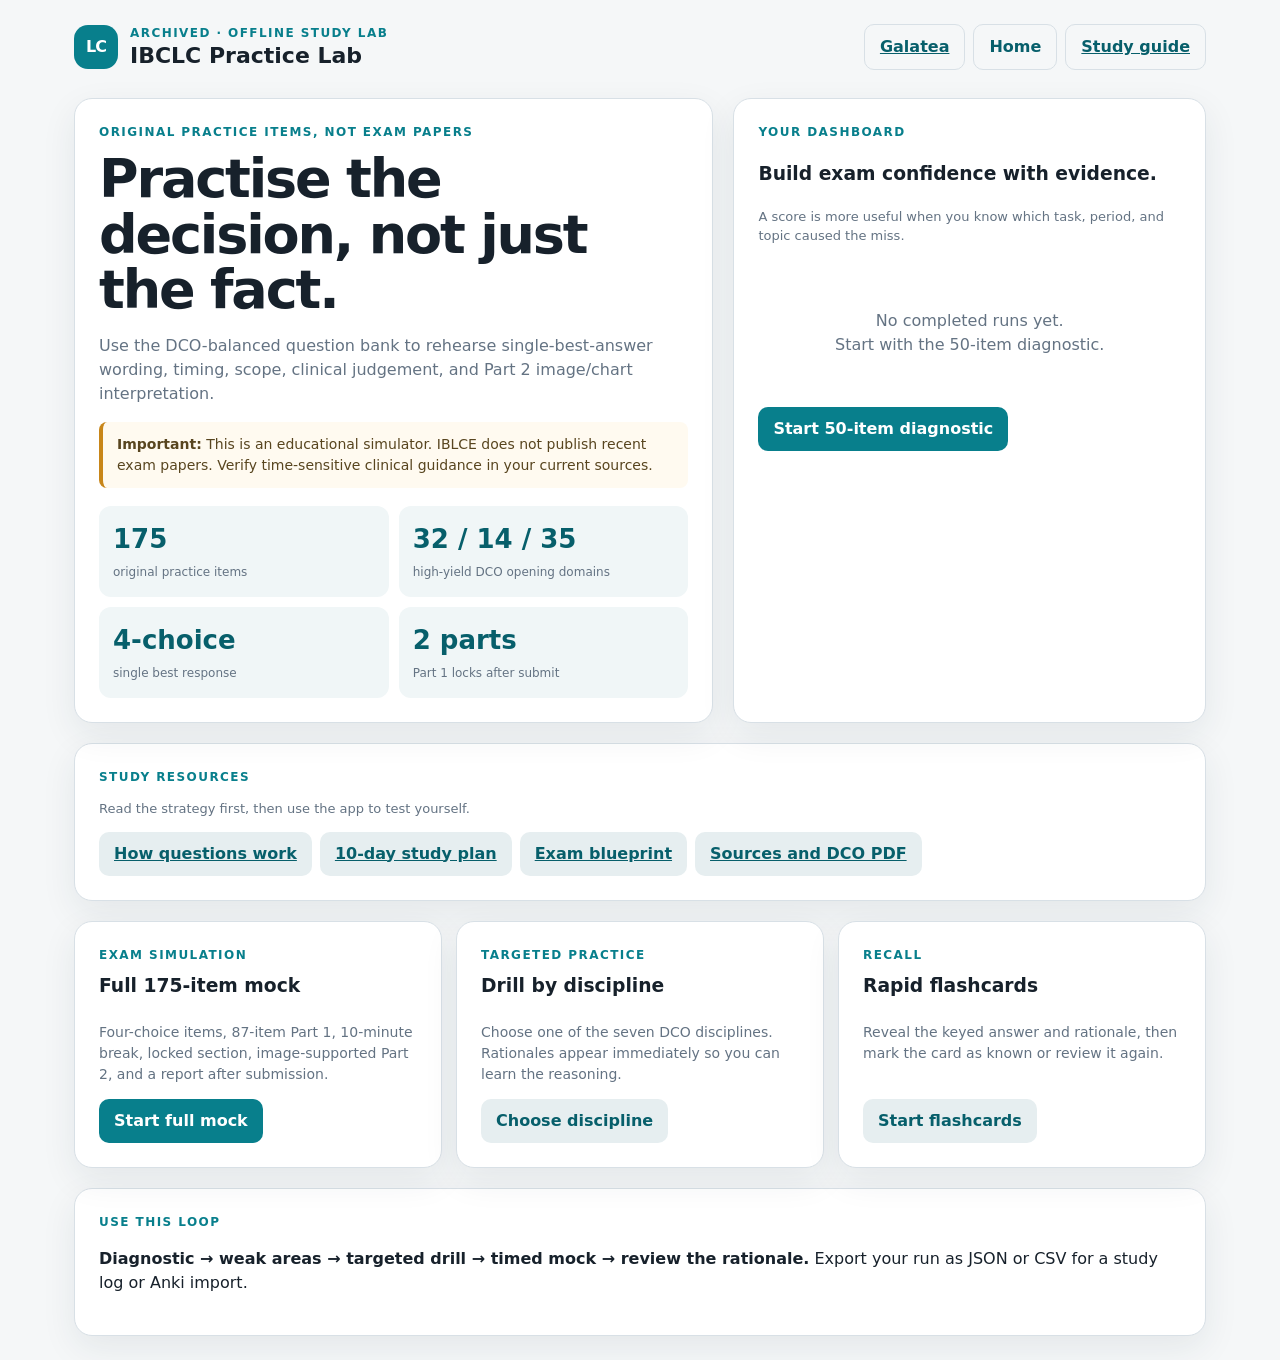
<file: ibclc/index.html>
<!doctype html>
<html lang="en">
<head>
  <meta charset="utf-8">
  <meta name="viewport" content="width=device-width, initial-scale=1">
  <title>IBCLC Practice Lab</title>
  <style>
    :root{--ink:#17212b;--muted:#647383;--paper:#f5f7f8;--card:#fff;--line:#d8e0e6;--teal:#087f8c;--teal-dark:#075f6b;--gold:#c88619;--red:#b53b4b;--green:#19734a;--shadow:0 12px 35px #16304214}
    *{box-sizing:border-box}body{margin:0;background:var(--paper);color:var(--ink);font:16px/1.5 system-ui,-apple-system,BlinkMacSystemFont,"Segoe UI",sans-serif}
    button,select{font:inherit}button{cursor:pointer;border:0}.shell{max-width:1180px;margin:0 auto;padding:24px}
    header{display:flex;justify-content:space-between;align-items:center;gap:20px;margin-bottom:28px}.brand{display:flex;align-items:center;gap:12px}.mark{width:44px;height:44px;border-radius:14px;background:var(--teal);color:white;display:grid;place-items:center;font-weight:800;letter-spacing:-1px}.eyebrow{font-size:12px;text-transform:uppercase;letter-spacing:.12em;color:var(--teal);font-weight:800}.brand h1{font-size:22px;line-height:1.1;margin:2px 0}.header-links{display:flex;gap:8px;flex-wrap:wrap}
    .btn{border-radius:10px;padding:10px 15px;background:var(--teal);color:#fff;font-weight:700;transition:.15s transform,.15s background}.btn:hover{background:var(--teal-dark);transform:translateY(-1px)}.btn.secondary{background:#e6eef0;color:var(--teal-dark)}.btn.ghost{background:transparent;color:var(--teal-dark);border:1px solid var(--line)}.btn.danger{background:var(--red)}.btn:disabled{opacity:.45;cursor:not-allowed;transform:none}
    .view{display:none}.view.active{display:block}.hero{display:grid;grid-template-columns:1.15fr .85fr;gap:20px;align-items:stretch}.panel{background:var(--card);border:1px solid var(--line);border-radius:18px;padding:24px;box-shadow:var(--shadow)}.hero h2{font-size:clamp(28px,5vw,54px);line-height:1.03;margin:10px 0 16px;letter-spacing:-.04em}.hero p{color:var(--muted);max-width:670px}.notice{border-left:4px solid var(--gold);background:#fffaf0;padding:12px 14px;color:#58451f;border-radius:8px;font-size:14px}.home-grid{display:grid;grid-template-columns:repeat(3,1fr);gap:14px;margin-top:20px}.mode-card{display:flex;flex-direction:column;min-height:190px}.mode-card h3{margin:8px 0}.mode-card p{color:var(--muted);font-size:14px;flex:1}.mode-card .btn{align-self:flex-start}.metric-grid{display:grid;grid-template-columns:repeat(2,1fr);gap:10px;margin-top:18px}.metric{padding:14px;border-radius:12px;background:#f0f6f7}.metric strong{display:block;font-size:26px;color:var(--teal-dark)}.metric span{font-size:12px;color:var(--muted)}
    .exam-top{display:flex;justify-content:space-between;gap:12px;align-items:center;margin-bottom:14px}.exam-title h2{margin:2px 0;font-size:22px}.exam-title p{margin:0;color:var(--muted);font-size:13px}.timer{font-variant-numeric:tabular-nums;background:#102e38;color:white;padding:10px 14px;border-radius:10px;font-weight:800;min-width:94px;text-align:center}.timer.warning{background:var(--gold)}.timer.danger{background:var(--red)}.progress{height:8px;background:#dfe8eb;border-radius:10px;overflow:hidden;margin:12px 0 20px}.progress i{display:block;height:100%;background:var(--teal);transition:width .2s}
    .exam-layout{display:grid;grid-template-columns:1fr 290px;gap:18px}.question-card{min-height:500px}.q-meta{display:flex;justify-content:space-between;gap:10px;color:var(--muted);font-size:13px;margin-bottom:22px}.tag{background:#e9f3f4;color:var(--teal-dark);border-radius:999px;padding:3px 9px;font-weight:700}.question-card h3{font-size:21px;line-height:1.35;margin:0 0 22px}.options{display:grid;gap:11px}.option{display:flex;text-align:left;gap:12px;align-items:flex-start;padding:14px;border:1px solid var(--line);border-radius:12px;background:white;color:var(--ink);transition:.15s border,.15s background}.option:hover{border-color:var(--teal)}.option.selected{border:2px solid var(--teal);background:#eef9fa;padding:13px}.option.correct{border-color:var(--green);background:#eefaf3}.option.incorrect{border-color:var(--red);background:#fff2f3}.letter{flex:0 0 28px;height:28px;border-radius:50%;display:grid;place-items:center;background:#edf1f3;color:var(--muted);font-weight:800;font-size:13px}.selected .letter{background:var(--teal);color:white}.correct .letter{background:var(--green);color:white}.incorrect .letter{background:var(--red);color:white}.option-text{flex:1}.image-box{background:#f0f6f7;border:1px solid #cfe0e2;border-radius:14px;padding:16px;margin:0 0 20px}.image-box .image-label{font-size:12px;text-transform:uppercase;letter-spacing:.1em;color:var(--teal-dark);font-weight:800;margin-bottom:7px}.diagram{border-radius:10px;background:white;border:1px solid #dce8e9;padding:12px;min-height:82px}.diagram svg{display:block;width:100%;height:120px}.diagram p{margin:8px 0 0;color:#40545d;font-size:14px}.rationale{margin-top:18px;border-radius:12px;padding:14px;background:#f6f8f9;border:1px solid var(--line);font-size:14px}.rationale strong{color:var(--teal-dark)}.exam-side{display:flex;flex-direction:column;gap:14px}.side-card{background:var(--card);border:1px solid var(--line);border-radius:16px;padding:16px}.side-card h3{font-size:14px;margin:0 0 10px}.nav-grid{display:grid;grid-template-columns:repeat(8,1fr);gap:5px}.nav-dot{height:28px;border-radius:6px;background:#eef2f4;color:var(--muted);font-size:11px}.nav-dot.current{background:var(--teal);color:white;font-weight:800}.nav-dot.answered{box-shadow:inset 0 -3px #66b4b9}.nav-dot.flagged{outline:2px solid var(--gold);outline-offset:1px}.side-actions{display:grid;gap:8px}.exam-actions{display:flex;justify-content:space-between;gap:10px;margin-top:20px}.exam-actions .right{display:flex;gap:8px}.small{font-size:13px;color:var(--muted)}.break-card{text-align:center;max-width:620px;margin:55px auto}.break-card h2{font-size:40px;margin:8px}.break-clock{font-size:58px;color:var(--teal-dark);font-weight:800;font-variant-numeric:tabular-nums;margin:20px}
    .report-header{display:flex;justify-content:space-between;align-items:flex-start;gap:15px}.score-ring{width:125px;height:125px;border-radius:50%;background:conic-gradient(var(--teal) var(--score),#e4ecee 0);display:grid;place-items:center}.score-ring div{width:92px;height:92px;border-radius:50%;background:white;display:grid;place-items:center;text-align:center;font-weight:800}.score-ring b{font-size:25px;color:var(--teal-dark);display:block}.score-ring small{font-size:11px;color:var(--muted);display:block}.report-grid{display:grid;grid-template-columns:1fr 1fr;gap:18px;margin-top:18px}.bar-row{margin:13px 0}.bar-label{display:flex;justify-content:space-between;font-size:13px;gap:8px}.bar-track{height:9px;background:#e8eef0;border-radius:10px;overflow:hidden;margin-top:5px}.bar-fill{height:100%;background:var(--teal);border-radius:10px}.bar-fill.low{background:var(--gold)}.bar-fill.good{background:var(--green)}table{border-collapse:collapse;width:100%;font-size:13px}th,td{text-align:left;padding:9px 5px;border-bottom:1px solid var(--line)}th{color:var(--muted);font-weight:700}.report-actions{display:flex;gap:8px;flex-wrap:wrap;margin-top:18px}.breakdown{max-height:340px;overflow:auto}.flash-card{max-width:750px;margin:24px auto;text-align:center;min-height:350px;display:flex;flex-direction:column;justify-content:center}.flash-card h2{font-size:26px}.flash-answer{border-top:1px solid var(--line);margin-top:25px;padding-top:18px;text-align:left}.flash-answer p{margin:5px 0}.flash-card .btn{align-self:center;margin-top:22px}.empty{text-align:center;padding:50px 20px;color:var(--muted)}
    @media(max-width:820px){.shell{padding:15px}.hero,.exam-layout,.report-grid{grid-template-columns:1fr}.home-grid{grid-template-columns:1fr}.hero h2{font-size:38px}.exam-side{order:-1}.nav-grid{grid-template-columns:repeat(15,1fr)}.question-card{min-height:0}.header-links .btn{padding:8px 10px;font-size:13px}.report-header{align-items:center}}
  </style>
</head>
<body>
  <div class="shell">
    <header>
      <div class="brand"><div class="mark">LC</div><div><div class="eyebrow">Archived · Offline study lab</div><h1>IBCLC Practice Lab</h1></div></div>
      <div class="header-links"><a class="btn ghost" href="../">Galatea</a><button class="btn ghost" data-action="home">Home</button><a class="btn ghost" href="how-questions-work/">Study guide</a></div>
    </header>

    <main id="homeView" class="view active">
      <section class="hero">
        <div class="panel">
          <div class="eyebrow">Original practice items, not exam papers</div>
          <h2>Practise the decision, not just the fact.</h2>
          <p>Use the DCO-balanced question bank to rehearse single-best-answer wording, timing, scope, clinical judgement, and Part 2 image/chart interpretation.</p>
          <div class="notice"><strong>Important:</strong> This is an educational simulator. IBLCE does not publish recent exam papers. Verify time-sensitive clinical guidance in your current sources.</div>
          <div class="metric-grid">
            <div class="metric"><strong id="bankCount">175</strong><span>original practice items</span></div>
            <div class="metric"><strong>32 / 14 / 35</strong><span>high-yield DCO opening domains</span></div>
            <div class="metric"><strong>4-choice</strong><span>single best response</span></div>
            <div class="metric"><strong>2 parts</strong><span>Part 1 locks after submit</span></div>
          </div>
        </div>
        <div class="panel">
          <div class="eyebrow">Your dashboard</div>
          <h3>Build exam confidence with evidence.</h3>
          <p class="small">A score is more useful when you know which task, period, and topic caused the miss.</p>
          <div id="lastRun" class="empty">No completed runs yet.<br>Start with the 50-item diagnostic.</div>
          <button class="btn" data-action="diagnostic">Start 50-item diagnostic</button>
        </div>
      </section>
      <section class="panel resource-strip" style="margin-top:20px">
        <div class="eyebrow">Study resources</div>
        <p class="small">Read the strategy first, then use the app to test yourself.</p>
        <div class="header-links">
          <a class="btn secondary" href="how-questions-work/">How questions work</a>
          <a class="btn secondary" href="study-plan/">10-day study plan</a>
          <a class="btn secondary" href="blueprint/">Exam blueprint</a>
          <a class="btn secondary" href="sources/">Sources and DCO PDF</a>
        </div>
      </section>
      <section class="home-grid">
        <article class="panel mode-card"><div class="eyebrow">Exam simulation</div><h3>Full 175-item mock</h3><p>Four-choice items, 87-item Part 1, 10-minute break, locked section, image-supported Part 2, and a report after submission.</p><button class="btn" data-action="full">Start full mock</button></article>
        <article class="panel mode-card"><div class="eyebrow">Targeted practice</div><h3>Drill by discipline</h3><p>Choose one of the seven DCO disciplines. Rationales appear immediately so you can learn the reasoning.</p><button class="btn secondary" data-action="discipline">Choose discipline</button></article>
        <article class="panel mode-card"><div class="eyebrow">Recall</div><h3>Rapid flashcards</h3><p>Reveal the keyed answer and rationale, then mark the card as known or review it again.</p><button class="btn secondary" data-action="flashcards">Start flashcards</button></article>
      </section>
      <section class="panel" style="margin-top:20px">
        <div class="eyebrow">Use this loop</div>
        <p><strong>Diagnostic → weak areas → targeted drill → timed mock → review the rationale.</strong> Export your run as JSON or CSV for a study log or Anki import.</p>
      </section>
    </main>

    <main id="guideView" class="view">
      <section class="panel">
        <div class="eyebrow">Question anatomy</div><h2>How to read the item</h2>
        <p><strong>1. Find the period.</strong> A 5-day-old, a late-preterm infant, or a parent returning to work changes the decision.</p>
        <p><strong>2. Find the task.</strong> “First”, “best”, “evaluate”, “ask”, “refer”, and “document” are not decoration.</p>
        <p><strong>3. Protect scope and safety.</strong> The IBCLC supports, assesses, educates, documents, collaborates, and refers. Do not independently diagnose, prescribe, or order.</p>
        <p><strong>4. Compare timing.</strong> Many distractors are good actions at the wrong time. Choose the best next response for this dyad and goal.</p>
        <div class="notice"><strong>Part 2:</strong> Most items are associated with an image, chart, or graph. In this offline bank, image items use a clearly labelled study diagram or description, never a licensed clinical photograph.</div>
        <h3>Exam mechanics</h3><ul><li>175 questions, four options, one best response.</li><li>Four-hour appointment includes administration and one scheduled break.</li><li>Review is allowed within a part; Part 1 cannot be reopened after submission.</li><li>Practice target: about 1.2 minutes per item.</li></ul>
        <button class="btn" data-action="home">Back to dashboard</button>
      </section>
    </main>

    <main id="chooserView" class="view">
      <section class="panel"><div class="eyebrow">Targeted practice</div><h2>Choose a discipline</h2><p class="small">Drills are untimed by default and show the rationale after each answer.</p><div id="disciplineChoices" class="home-grid"></div><button class="btn ghost" data-action="home">Cancel</button></section>
    </main>

    <main id="examView" class="view">
      <div class="exam-top"><div class="exam-title"><div class="eyebrow" id="modeLabel">Practice</div><h2 id="examHeading">Question</h2><p id="partLabel"></p></div><div id="timer" class="timer">Untimed</div></div>
      <div class="progress"><i id="progressBar"></i></div>
      <div class="exam-layout">
        <section class="panel question-card">
          <div class="q-meta"><span id="qNumber"></span><span id="qTag" class="tag"></span></div>
          <div id="questionContent"></div>
          <div class="exam-actions"><button class="btn ghost" id="prevBtn">Previous</button><div class="right"><button class="btn secondary" id="flagBtn">Flag</button><button class="btn" id="nextBtn">Next</button></div></div>
        </section>
        <aside class="exam-side">
          <div class="side-card"><h3>Question map</h3><div id="navGrid" class="nav-grid"></div><p class="small" style="margin:10px 0 0">Teal = current, underline = answered, gold outline = flagged.</p></div>
          <div class="side-card"><h3>Session</h3><div id="sessionHint" class="small"></div><div class="side-actions" style="margin-top:12px"><button class="btn ghost" id="submitBtn">Submit set</button><button class="btn danger" id="quitBtn">Quit without scoring</button></div></div>
        </aside>
      </div>
    </main>

    <main id="breakView" class="view"><section class="panel break-card"><div class="eyebrow">Part 1 submitted</div><h2>Take the scheduled break</h2><p>You cannot return to Part 1. Stretch, hydrate, and come back ready for image-supported Part 2.</p><div id="breakClock" class="break-clock">10:00</div><button class="btn" id="continueBtn">Continue to Part 2</button><p class="small">The practice timer continues after this break. You may continue immediately.</p></section></main>

    <main id="reportView" class="view">
      <section class="panel"><div class="report-header"><div><div class="eyebrow">Session complete</div><h2 id="reportTitle">Score report</h2><p id="reportSummary" class="small"></p></div><div id="scoreRing" class="score-ring" style="--score:0%"><div><b id="scoreValue">0%</b><small>correct</small></div></div></div><div class="report-actions"><button class="btn" data-action="home">Dashboard</button><button class="btn secondary" id="exportJsonBtn">Export run JSON</button><button class="btn secondary" id="exportCsvBtn">Export weak areas CSV</button><button class="btn ghost" id="retryBtn">Retry this set</button></div></section>
      <div class="report-grid"><section class="panel"><div class="eyebrow">Disciplines</div><h3>Where to spend time</h3><div id="disciplineReport"></div></section><section class="panel"><div class="eyebrow">Tags</div><h3>How the question was asked</h3><div class="breakdown"><table><thead><tr><th>Tag</th><th>Right</th><th>Rate</th></tr></thead><tbody id="tagReport"></tbody></table></div></section></div>
      <section class="panel" style="margin-top:18px"><div class="eyebrow">Review</div><h3>Missed items and rationales</h3><div id="missedReport"></div></section>
    </main>

    <main id="flashView" class="view"><section class="panel"><div class="report-header"><div><div class="eyebrow">Rapid review</div><h2>Flashcards</h2><p id="flashProgress" class="small"></p></div><button class="btn ghost" data-action="home">Exit</button></div><div id="flashCard"></div></section></main>
  </div>
  <script>
    const BANK = [{"id":"CS-001","discipline":"Clinical Skills","topic":"Active listening","task":"Develop a plan","period":"Prenatal - maternal","part":1,"type":"text","stem":"A parent says, 'I am overwhelmed.' Which reply is best?","options":["Reflect the concern and ask which part of feeding feels most urgent to address.","Immediately give ten instructions","Say everyone feels that way","Change the subject"],"answer":0,"rationales":["Correct. Reflection and prioritisation make education usable.","Tempting but not best here: Immediately give ten instructions. Reflection and prioritisation make education usable.","Tempting but not best here: Say everyone feels that way. Reflection and prioritisation make education usable.","Tempting but not best here: Change the subject. Reflection and prioritisation make education usable."],"citation":"Core Curriculum, active listening and emotional support.","difficulty":"easy","contested":false,"examPart":1},{"id":"CS-002","discipline":"Clinical Skills","topic":"Care plan","task":"Evaluate","period":"0-2 days","part":1,"type":"text","stem":"Which element makes a lactation care plan most useful?","options":["A diagnosis without evidence","It records assessment, the family's goals, agreed actions, follow-up, and escalation instructions.","Only the consultant's preferred feeding method","A generic handout with no follow-up"],"answer":1,"rationales":["Tempting but not best here: A diagnosis without evidence. A shared plan is specific, documented, and responsive to change.","Correct. A shared plan is specific, documented, and responsive to change.","Tempting but not best here: Only the consultant's preferred feeding method. A shared plan is specific, documented, and responsive to change.","Tempting but not best here: A generic handout with no follow-up. A shared plan is specific, documented, and responsive to change."],"citation":"Core Curriculum, care-plan development and documentation.","difficulty":"medium","contested":false,"examPart":1},{"id":"CS-003","discipline":"Clinical Skills","topic":"Documentation","task":"History taking","period":"1-3 months","part":1,"type":"text","stem":"After a difficult visit, what should documentation include?","options":["Only the infant's weight","Unverified diagnoses","Relevant history, objective observations, education, consent, referrals, the family's goals, and follow-up.","Personal judgements about the parent"],"answer":2,"rationales":["Tempting but not best here: Only the infant's weight. Clear factual documentation supports continuity, privacy, and safe collaboration.","Tempting but not best here: Unverified diagnoses. Clear factual documentation supports continuity, privacy, and safe collaboration.","Correct. Clear factual documentation supports continuity, privacy, and safe collaboration.","Tempting but not best here: Personal judgements about the parent. Clear factual documentation supports continuity, privacy, and safe collaboration."],"citation":"Code of Professional Conduct; Core Curriculum, documentation.","difficulty":"hard","contested":false,"examPart":1},{"id":"CS-004","discipline":"Clinical Skills","topic":"Confidentiality","task":"Visual examination of nipple and breast","period":"Beyond 12 months","part":1,"type":"text","stem":"A relative asks for details of a parent's consultation. What should the IBCLC do?","options":["Share because the relative is family","Send the full note","Confirm only the diagnosis","Obtain the parent's permission before sharing information, except where a legal or safety duty applies."],"answer":3,"rationales":["Tempting but not best here: Share because the relative is family. Confidentiality belongs to the client and has limited lawful exceptions.","Tempting but not best here: Send the full note. Confidentiality belongs to the client and has limited lawful exceptions.","Tempting but not best here: Confirm only the diagnosis. Confidentiality belongs to the client and has limited lawful exceptions.","Correct. Confidentiality belongs to the client and has limited lawful exceptions."],"citation":"Code of Professional Conduct; confidentiality principles.","difficulty":"easy","contested":false,"examPart":1},{"id":"CS-005","discipline":"Clinical Skills","topic":"WHO Code","task":"Verbal communication with families","period":"Labour - maternal / birth - perinatal","part":1,"type":"text","stem":"A company offers free formula samples to a lactation clinic. Which action is appropriate?","options":["Follow the WHO Code and local policy and avoid accepting promotional samples that influence care.","Accept them for all families","Give them only to uncertain parents","Post the brand online"],"answer":0,"rationales":["Correct. Professional independence and the WHO Code protect families from commercial influence.","Tempting but not best here: Accept them for all families. Professional independence and the WHO Code protect families from commercial influence.","Tempting but not best here: Give them only to uncertain parents. Professional independence and the WHO Code protect families from commercial influence.","Tempting but not best here: Post the brand online. Professional independence and the WHO Code protect families from commercial influence."],"citation":"WHO Code of Marketing of Breast-milk Substitutes; Core Curriculum.","difficulty":"medium","contested":false,"examPart":1},{"id":"CS-006","discipline":"Clinical Skills","topic":"Scope","task":"Document","period":"3-14 days","part":1,"type":"text","stem":"A parent asks the IBCLC to prescribe an antibiotic for mastitis symptoms. What is the response?","options":["Use another parent's prescription","Explain the need for medical assessment and offer to communicate feeding findings to the prescriber.","Prescribe from memory","Tell the parent no treatment is needed"],"answer":1,"rationales":["Tempting but not best here: Use another parent's prescription. Assessment, education, and referral stay within scope; prescribing does not.","Correct. Assessment, education, and referral stay within scope; prescribing does not.","Tempting but not best here: Prescribe from memory. Assessment, education, and referral stay within scope; prescribing does not.","Tempting but not best here: Tell the parent no treatment is needed. Assessment, education, and referral stay within scope; prescribing does not."],"citation":"Code of Professional Conduct; ABM Protocol #36.","difficulty":"hard","contested":true,"examPart":1},{"id":"CS-007","discipline":"Clinical Skills","topic":"Evidence","task":"Help mother determine goals","period":"4-6 months","part":1,"type":"text","stem":"A social-media post conflicts with current protocol. Which approach is best?","options":["Choose the oldest textbook","Hide the uncertainty","Check the primary or current professional source, explain uncertainty, and update the plan if needed.","Repeat the post because it is popular"],"answer":2,"rationales":["Tempting but not best here: Choose the oldest textbook. Evidence-based practice requires source evaluation and transparent communication.","Tempting but not best here: Hide the uncertainty. Evidence-based practice requires source evaluation and transparent communication.","Correct. Evidence-based practice requires source evaluation and transparent communication.","Tempting but not best here: Repeat the post because it is popular. Evidence-based practice requires source evaluation and transparent communication."],"citation":"Core Curriculum, evidence-based practice and research.","difficulty":"easy","contested":false,"examPart":1},{"id":"CS-008","discipline":"Clinical Skills","topic":"Research","task":"Work with other healthcare providers","period":"General principles","part":1,"type":"text","stem":"A study reports a relative risk without a confidence interval. What should the reader do?","options":["Treat the result as definitive","Assume the result proves causation","Ignore all research","Interpret cautiously and seek the study methods and uncertainty before applying the result."],"answer":3,"rationales":["Tempting but not best here: Treat the result as definitive. Magnitude without uncertainty and methods is incomplete evidence.","Tempting but not best here: Assume the result proves causation. Magnitude without uncertainty and methods is incomplete evidence.","Tempting but not best here: Ignore all research. Magnitude without uncertainty and methods is incomplete evidence.","Correct. Magnitude without uncertainty and methods is incomplete evidence."],"citation":"Core Curriculum, interpreting research results.","difficulty":"medium","contested":false,"examPart":1},{"id":"CS-009","discipline":"Clinical Skills","topic":"Research design","task":"Visual examination of infant position and latch","period":"Prematurity","part":1,"type":"text","stem":"A clinic wants to evaluate a new feeding protocol. Which first step is best?","options":["Define the question, outcomes, population, ethics review, and data plan before collecting information.","Collect data without consent","Change the protocol daily","Publish personal anecdotes as a trial"],"answer":0,"rationales":["Correct. A sound design protects participants and makes results interpretable.","Tempting but not best here: Collect data without consent. A sound design protects participants and makes results interpretable.","Tempting but not best here: Change the protocol daily. A sound design protects participants and makes results interpretable.","Tempting but not best here: Publish personal anecdotes as a trial. A sound design protects participants and makes results interpretable."],"citation":"Core Curriculum, research design and ethical permission.","difficulty":"hard","contested":false,"examPart":1},{"id":"CS-010","discipline":"Clinical Skills","topic":"Translation","task":"Develop a plan","period":"15-28 days","part":1,"type":"text","stem":"A family needs an interpreter for a complex feeding plan. Which practice is best?","options":["Skip consent because translation takes time","Use a qualified interpreter, speak directly to the family, and confirm understanding with teach-back.","Use a young child as interpreter","Speak only to the interpreter"],"answer":1,"rationales":["Tempting but not best here: Skip consent because translation takes time. Qualified interpretation supports accuracy, autonomy, and privacy.","Correct. Qualified interpretation supports accuracy, autonomy, and privacy.","Tempting but not best here: Use a young child as interpreter. Qualified interpretation supports accuracy, autonomy, and privacy.","Tempting but not best here: Speak only to the interpreter. Qualified interpretation supports accuracy, autonomy, and privacy."],"citation":"Core Curriculum, communication technology and interpretation.","difficulty":"easy","contested":false,"examPart":1},{"id":"CS-011","discipline":"Clinical Skills","topic":"Telehealth","task":"Evaluate","period":"7-12 months","part":1,"type":"text","stem":"During a video visit, the IBCLC cannot see the infant's position clearly. What should happen?","options":["Ask the family to diagnose it","Record without consent","Explain the limitation, adjust the camera with consent, and arrange in-person assessment when remote observation is insufficient.","Pretend the latch is normal"],"answer":2,"rationales":["Tempting but not best here: Ask the family to diagnose it. Telehealth requires honest limits and privacy-aware escalation.","Tempting but not best here: Record without consent. Telehealth requires honest limits and privacy-aware escalation.","Correct. Telehealth requires honest limits and privacy-aware escalation.","Tempting but not best here: Pretend the latch is normal. Telehealth requires honest limits and privacy-aware escalation."],"citation":"Core Curriculum, communication technology and virtual visits.","difficulty":"medium","contested":false,"examPart":1},{"id":"CS-012","discipline":"Clinical Skills","topic":"Scales","task":"History taking","period":"Prenatal - maternal","part":1,"type":"text","stem":"A pre/post-feed weight difference seems implausible. Which action is best?","options":["Use the number as exact","Blame the parent","Change the infant's plan immediately","Check calibration, clothing, timing, technique, and repeat according to protocol before interpreting it."],"answer":3,"rationales":["Tempting but not best here: Use the number as exact. Scale precision and procedure affect weighted-feed interpretation.","Tempting but not best here: Blame the parent. Scale precision and procedure affect weighted-feed interpretation.","Tempting but not best here: Change the infant's plan immediately. Scale precision and procedure affect weighted-feed interpretation.","Correct. Scale precision and procedure affect weighted-feed interpretation."],"citation":"Core Curriculum, scales and equipment.","difficulty":"hard","contested":false,"examPart":1},{"id":"CS-013","discipline":"Clinical Skills","topic":"Pump fit","task":"Visual examination of nipple and breast","period":"0-2 days","part":1,"type":"text","stem":"A parent has areolar swelling and pain after pumping. Which check is most useful?","options":["Assess flange fit, centring, suction, duration, and nipple condition.","Increase suction","Use the smallest flange for every parent","Pump through severe pain"],"answer":0,"rationales":["Correct. Equipment must be fitted and used for comfort and effective removal.","Tempting but not best here: Increase suction. Equipment must be fitted and used for comfort and effective removal.","Tempting but not best here: Use the smallest flange for every parent. Equipment must be fitted and used for comfort and effective removal.","Tempting but not best here: Pump through severe pain. Equipment must be fitted and used for comfort and effective removal."],"citation":"Core Curriculum, pumps and nipple trauma.","difficulty":"easy","contested":false,"examPart":1},{"id":"CS-014","discipline":"Clinical Skills","topic":"Milk handling","task":"Verbal communication with families","period":"1-3 months","part":1,"type":"text","stem":"Which practice best reduces expressed-milk handling errors?","options":["Store it in a warm car","Label date and time, use clean containers, separate family milk clearly, and follow current storage limits.","Leave milk unlabelled","Mix unknown dates"],"answer":1,"rationales":["Tempting but not best here: Store it in a warm car. Identification and temperature control are basic safety practices.","Correct. Identification and temperature control are basic safety practices.","Tempting but not best here: Leave milk unlabelled. Identification and temperature control are basic safety practices.","Tempting but not best here: Mix unknown dates. Identification and temperature control are basic safety practices."],"citation":"CDC Breast Milk Storage Guidelines; ABM Protocol #8.","difficulty":"medium","contested":false,"examPart":1},{"id":"CS-015","discipline":"Clinical Skills","topic":"Feeding device","task":"Document","period":"Beyond 12 months","part":1,"type":"text","stem":"An infant cannot maintain a breast latch and needs temporary supplementation. Which response is best?","options":["Select the fastest flow","Give water","Discuss options with the clinical team and family, considering safety, development, transfer, and preference.","Use a device without observing it"],"answer":2,"rationales":["Tempting but not best here: Select the fastest flow. Device choice is individual and should be monitored for safety and effectiveness.","Tempting but not best here: Give water. Device choice is individual and should be monitored for safety and effectiveness.","Correct. Device choice is individual and should be monitored for safety and effectiveness.","Tempting but not best here: Use a device without observing it. Device choice is individual and should be monitored for safety and effectiveness."],"citation":"Core Curriculum, feeding devices; ABM Protocol #3.","difficulty":"hard","contested":false,"examPart":1},{"id":"CS-016","discipline":"Clinical Skills","topic":"Nipple device","task":"Help mother determine goals","period":"Labour - maternal / birth - perinatal","part":1,"type":"text","stem":"A nipple shield is being used and weight gain is uncertain. Which follow-up is most useful?","options":["Assume the shield solves the problem","Stop all monitoring","Use a larger shield automatically","Observe transfer, check fit and milk removal, and monitor weight and output."],"answer":3,"rationales":["Tempting but not best here: Assume the shield solves the problem. A shield can change transfer and needs follow-up.","Tempting but not best here: Stop all monitoring. A shield can change transfer and needs follow-up.","Tempting but not best here: Use a larger shield automatically. A shield can change transfer and needs follow-up.","Correct. A shield can change transfer and needs follow-up."],"citation":"Core Curriculum, nipple devices and equipment.","difficulty":"easy","contested":false,"examPart":1},{"id":"CS-017","discipline":"Clinical Skills","topic":"Pacifier","task":"Work with other healthcare providers","period":"3-14 days","part":1,"type":"text","stem":"A parent wants a pacifier for a thriving breastfed infant. Which response is best?","options":["Discuss the family's goal, safe use, feeding cues, and current guidance without imposing a blanket rule.","Say pacifiers are always forbidden","Use it to delay every feed","Tie it to the infant's clothing"],"answer":0,"rationales":["Correct. Advice should be individualised and should not mask hunger or create safety hazards.","Tempting but not best here: Say pacifiers are always forbidden. Advice should be individualised and should not mask hunger or create safety hazards.","Tempting but not best here: Use it to delay every feed. Advice should be individualised and should not mask hunger or create safety hazards.","Tempting but not best here: Tie it to the infant's clothing. Advice should be individualised and should not mask hunger or create safety hazards."],"citation":"AAP safe-sleep guidance; Core Curriculum, dummies.","difficulty":"medium","contested":true,"examPart":1},{"id":"DN-001","discipline":"Development and Nutrition","topic":"Feeding behaviours","task":"Develop a plan","period":"Prenatal - maternal","part":1,"type":"text","stem":"A newborn shows stirring, hand-to-mouth movements, and rooting. Which response is best?","options":["Wait for prolonged crying","Schedule feeds exactly every four hours","Offer a pacifier whenever the infant stirs","Explain these as early hunger cues and support responsive feeding."],"answer":3,"rationales":["Tempting but not best here: Wait for prolonged crying. Early cues usually make attachment easier and support responsive feeding.","Tempting but not best here: Schedule feeds exactly every four hours. Early cues usually make attachment easier and support responsive feeding.","Tempting but not best here: Offer a pacifier whenever the infant stirs. Early cues usually make attachment easier and support responsive feeding.","Correct. Early cues usually make attachment easier and support responsive feeding."],"citation":"Core Curriculum, infant feeding behaviour; Wambach & Spencer, 6th ed.","difficulty":"easy","contested":false,"examPart":1},{"id":"DN-002","discipline":"Development and Nutrition","topic":"Preterm development","task":"Evaluate","period":"0-2 days","part":1,"type":"text","stem":"A 35-week infant is sleepy at breast and has few audible swallows. Which plan is best?","options":["Assess transfer and output, use skin-to-skin and frequent opportunities, and collaborate on supplementation if indicated.","Leave the infant at the breast for an hour regardless of transfer","Give plain water between feeds","Diagnose a neurological disorder"],"answer":0,"rationales":["Correct. Late-preterm infants may have immature stamina and need close assessment and team planning.","Tempting but not best here: Leave the infant at the breast for an hour regardless of transfer. Late-preterm infants may have immature stamina and need close assessment and team planning.","Tempting but not best here: Give plain water between feeds. Late-preterm infants may have immature stamina and need close assessment and team planning.","Tempting but not best here: Diagnose a neurological disorder. Late-preterm infants may have immature stamina and need close assessment and team planning."],"citation":"ABM Protocol #10; Core Curriculum, preterm infants.","difficulty":"medium","contested":false,"examPart":1},{"id":"DN-003","discipline":"Development and Nutrition","topic":"Growth charts","task":"History taking","period":"1-3 months","part":1,"type":"text","stem":"A former 32-week infant is plotted at 3 months chronological age. Which approach is appropriate?","options":["Use adult BMI categories","Use gestational-age and corrected-age context, interpret the serial trend, and share concerns with the clinician.","Use only a term chart without correction","Compare with a term sibling"],"answer":1,"rationales":["Tempting but not best here: Use adult BMI categories. Gestational age and serial trends affect interpretation; one point does not establish a diagnosis.","Correct. Gestational age and serial trends affect interpretation; one point does not establish a diagnosis.","Tempting but not best here: Use only a term chart without correction. Gestational age and serial trends affect interpretation; one point does not establish a diagnosis.","Tempting but not best here: Compare with a term sibling. Gestational age and serial trends affect interpretation; one point does not establish a diagnosis."],"citation":"WHO Child Growth Standards; Core Curriculum, growth.","difficulty":"hard","contested":false,"examPart":1},{"id":"DN-004","discipline":"Development and Nutrition","topic":"Complementary foods","task":"Visual examination of nipple and breast","period":"Beyond 12 months","part":1,"type":"text","stem":"A healthy breastfed infant is approaching 6 months and shows developmental readiness. Which education is best?","options":["Replace all breastfeeds immediately","Delay all foods until 18 months","Discuss varied, safe complementary foods around 6 months while breastfeeding continues.","Start solids at 2 months for every infant"],"answer":2,"rationales":["Tempting but not best here: Replace all breastfeeds immediately. Complementary foods add nutrients and skills without requiring abrupt weaning.","Tempting but not best here: Delay all foods until 18 months. Complementary foods add nutrients and skills without requiring abrupt weaning.","Correct. Complementary foods add nutrients and skills without requiring abrupt weaning.","Tempting but not best here: Start solids at 2 months for every infant. Complementary foods add nutrients and skills without requiring abrupt weaning."],"citation":"WHO Guideline for complementary feeding 6-23 months, 2023.","difficulty":"easy","contested":true,"examPart":1},{"id":"DN-005","discipline":"Development and Nutrition","topic":"Allergen introduction","task":"Verbal communication with families","period":"Labour - maternal / birth - perinatal","part":1,"type":"text","stem":"A 6-month-old without known allergy is ready for complementary foods. Which advice is best?","options":["Avoid every allergen until school age","Offer whole nuts to test tolerance","Use juice as the first food","Discuss safe age-appropriate forms of varied foods, including common allergens according to current guidance."],"answer":3,"rationales":["Tempting but not best here: Avoid every allergen until school age. Safe, varied introduction differs from choking hazards or unnecessary avoidance.","Tempting but not best here: Offer whole nuts to test tolerance. Safe, varied introduction differs from choking hazards or unnecessary avoidance.","Tempting but not best here: Use juice as the first food. Safe, varied introduction differs from choking hazards or unnecessary avoidance.","Correct. Safe, varied introduction differs from choking hazards or unnecessary avoidance."],"citation":"WHO complementary feeding guideline, 2023; current paediatric guidance.","difficulty":"medium","contested":true,"examPart":1},{"id":"DN-006","discipline":"Development and Nutrition","topic":"Food allergy","task":"Document","period":"3-14 days","part":1,"type":"text","stem":"A breastfed infant has recurrent blood-streaked stools but is otherwise stable. What should the IBCLC do?","options":["Clarify symptoms and feeding history and arrange medical assessment while supporting feeding.","Diagnose allergy and prescribe an elimination diet","Tell the parent to stop breastfeeding","Eliminate every major food indefinitely"],"answer":0,"rationales":["Correct. Blood in stool requires assessment; broad elimination without a plan can harm nutrition.","Tempting but not best here: Diagnose allergy and prescribe an elimination diet. Blood in stool requires assessment; broad elimination without a plan can harm nutrition.","Tempting but not best here: Tell the parent to stop breastfeeding. Blood in stool requires assessment; broad elimination without a plan can harm nutrition.","Tempting but not best here: Eliminate every major food indefinitely. Blood in stool requires assessment; broad elimination without a plan can harm nutrition."],"citation":"Core Curriculum, infant pathology and nutrition; current paediatric guidance.","difficulty":"hard","contested":false,"examPart":1},{"id":"DN-007","discipline":"Development and Nutrition","topic":"Oral anatomy","task":"Help mother determine goals","period":"4-6 months","part":1,"type":"text","stem":"An infant has a high palate and loses suction. Which first response is appropriate?","options":["Start reflux medication","Observe a feed, document function, support transfer, and refer or collaborate when indicated.","Declare breastfeeding impossible","Press firmly on the palate during every feed"],"answer":1,"rationales":["Tempting but not best here: Start reflux medication. Anatomical observation informs support but does not itself establish a diagnosis or prescription.","Correct. Anatomical observation informs support but does not itself establish a diagnosis or prescription.","Tempting but not best here: Declare breastfeeding impossible. Anatomical observation informs support but does not itself establish a diagnosis or prescription.","Tempting but not best here: Press firmly on the palate during every feed. Anatomical observation informs support but does not itself establish a diagnosis or prescription."],"citation":"Wambach & Spencer, infant anatomy; Core Curriculum.","difficulty":"easy","contested":false,"examPart":1},{"id":"DN-008","discipline":"Development and Nutrition","topic":"Cleft palate","task":"Work with other healthcare providers","period":"General principles","part":1,"type":"text","stem":"A newborn with cleft palate coughs during feeds. Which action is the priority?","options":["Force direct breastfeeding without assessment","State that breastfeeding is impossible in every case","Support safe positioning and expressed-milk options while promptly collaborating with the specialist feeding team.","Tape the palate at home"],"answer":2,"rationales":["Tempting but not best here: Force direct breastfeeding without assessment. Safety, airway protection, and individual anatomy guide the plan.","Tempting but not best here: State that breastfeeding is impossible in every case. Safety, airway protection, and individual anatomy guide the plan.","Correct. Safety, airway protection, and individual anatomy guide the plan.","Tempting but not best here: Tape the palate at home. Safety, airway protection, and individual anatomy guide the plan."],"citation":"Core Curriculum, oral anomalies; specialist feeding guidance.","difficulty":"medium","contested":false,"examPart":1},{"id":"DN-009","discipline":"Development and Nutrition","topic":"Weight trend","task":"Visual examination of infant position and latch","period":"Prematurity","part":1,"type":"text","stem":"A 5-day-old has ongoing weight loss, scant urine, and sleepy feeds. Which action comes first?","options":["Wait a week","Give plain water","Reassure without checking transfer","Arrange prompt medical evaluation while observing feeding and protecting milk production."],"answer":3,"rationales":["Tempting but not best here: Wait a week. Weight, output, and behaviour can signal inadequate intake and need prompt review.","Tempting but not best here: Give plain water. Weight, output, and behaviour can signal inadequate intake and need prompt review.","Tempting but not best here: Reassure without checking transfer. Weight, output, and behaviour can signal inadequate intake and need prompt review.","Correct. Weight, output, and behaviour can signal inadequate intake and need prompt review."],"citation":"ABM Protocol #3; Core Curriculum, newborn assessment.","difficulty":"hard","contested":false,"examPart":1},{"id":"DN-010","discipline":"Development and Nutrition","topic":"Stooling and voiding","task":"Develop a plan","period":"15-28 days","part":1,"type":"text","stem":"A 4-day-old has increasing wet nappies and transitional stools. Which interpretation is best?","options":["Use output with observed transfer, weight trend, and behaviour as a reassuring but ongoing assessment.","Output is irrelevant if feeds are frequent","Give a laxative","Treat one stool as proof of dehydration"],"answer":0,"rationales":["Correct. Elimination is one indicator and should be interpreted with the full clinical picture.","Tempting but not best here: Output is irrelevant if feeds are frequent. Elimination is one indicator and should be interpreted with the full clinical picture.","Tempting but not best here: Give a laxative. Elimination is one indicator and should be interpreted with the full clinical picture.","Tempting but not best here: Treat one stool as proof of dehydration. Elimination is one indicator and should be interpreted with the full clinical picture."],"citation":"Core Curriculum, newborn elimination.","difficulty":"easy","contested":false,"examPart":1},{"id":"DN-011","discipline":"Development and Nutrition","topic":"Milk banking","task":"Evaluate","period":"7-12 months","part":1,"type":"text","stem":"A parent wants to donate expressed milk. Which information is most useful?","options":["Advise selling milk without screening","Explain formal bank screening, collection, labelling, storage, and the bank's medication policy.","Guarantee acceptance of every donation","Mix all dates before delivery"],"answer":1,"rationales":["Tempting but not best here: Advise selling milk without screening. Formal milk banks apply screening and handling requirements.","Correct. Formal milk banks apply screening and handling requirements.","Tempting but not best here: Guarantee acceptance of every donation. Formal milk banks apply screening and handling requirements.","Tempting but not best here: Mix all dates before delivery. Formal milk banks apply screening and handling requirements."],"citation":"Core Curriculum, human milk banking; HMBANA donor guidance.","difficulty":"medium","contested":false,"examPart":1},{"id":"DN-012","discipline":"Development and Nutrition","topic":"Low birth weight","task":"History taking","period":"Prenatal - maternal","part":1,"type":"text","stem":"A small infant tires before effective transfer. Which plan best protects the dyad?","options":["Feed only every six hours","Change fortifier independently","Use observed feeds, appropriate expression, skin-to-skin, and coordinated supplementation when indicated.","Withhold supplements despite inadequate transfer"],"answer":2,"rationales":["Tempting but not best here: Feed only every six hours. Small infants may need an individual plan for intake and milk production.","Tempting but not best here: Change fortifier independently. Small infants may need an individual plan for intake and milk production.","Correct. Small infants may need an individual plan for intake and milk production.","Tempting but not best here: Withhold supplements despite inadequate transfer. Small infants may need an individual plan for intake and milk production."],"citation":"ABM Protocol #10; Core Curriculum, low birth weight.","difficulty":"hard","contested":false,"examPart":1},{"id":"DN-013","discipline":"Development and Nutrition","topic":"Breast development","task":"Visual examination of nipple and breast","period":"0-2 days","part":1,"type":"text","stem":"A parent reports little breast change in pregnancy and prior breast surgery. Which preparation is best?","options":["Promise full supply","Promise breastfeeding is impossible","Order hormone tests independently","Take a detailed history and arrange early transfer, output, and milk-production follow-up."],"answer":3,"rationales":["Tempting but not best here: Promise full supply. Breast appearance and surgery inform planning but do not predict a single outcome.","Tempting but not best here: Promise breastfeeding is impossible. Breast appearance and surgery inform planning but do not predict a single outcome.","Tempting but not best here: Order hormone tests independently. Breast appearance and surgery inform planning but do not predict a single outcome.","Correct. Breast appearance and surgery inform planning but do not predict a single outcome."],"citation":"Core Curriculum, breast development and surgery.","difficulty":"easy","contested":false,"examPart":1},{"id":"DN-014","discipline":"Development and Nutrition","topic":"Human milk composition","task":"Verbal communication with families","period":"1-3 months","part":1,"type":"text","stem":"A family asks why colostrum is small in volume. Which explanation is best?","options":["Explain that colostrum is concentrated and suited to the newborn while milk changes over time.","Call it nutritionally inadequate","Say mature milk must be present immediately","Delay feeding until volume rises"],"answer":0,"rationales":["Correct. Colostrum is physiologically adapted to early newborn needs.","Tempting but not best here: Call it nutritionally inadequate. Colostrum is physiologically adapted to early newborn needs.","Tempting but not best here: Say mature milk must be present immediately. Colostrum is physiologically adapted to early newborn needs.","Tempting but not best here: Delay feeding until volume rises. Colostrum is physiologically adapted to early newborn needs."],"citation":"Wambach & Spencer, 6th ed., human milk composition.","difficulty":"medium","contested":false,"examPart":1},{"id":"DN-015","discipline":"Development and Nutrition","topic":"Maternal nutrition","task":"Document","period":"Beyond 12 months","part":1,"type":"text","stem":"A breastfeeding parent asks whether a perfect diet is required. Which response is best?","options":["Tell the parent nutrition never matters","Support adequate varied food and fluids and assess food access or specific deficiencies with the care team.","Prescribe a rigid elimination diet","Say supplements always replace meals"],"answer":1,"rationales":["Tempting but not best here: Tell the parent nutrition never matters. Support should be practical and specific rather than restrictive or absolute.","Correct. Support should be practical and specific rather than restrictive or absolute.","Tempting but not best here: Prescribe a rigid elimination diet. Support should be practical and specific rather than restrictive or absolute.","Tempting but not best here: Say supplements always replace meals. Support should be practical and specific rather than restrictive or absolute."],"citation":"Core Curriculum, maternal nutrition; WHO counselling guidance.","difficulty":"hard","contested":false,"examPart":1},{"id":"DN-016","discipline":"Development and Nutrition","topic":"Nipple variation","task":"Help mother determine goals","period":"Labour - maternal / birth - perinatal","part":1,"type":"text","stem":"A parent with an inverted nipple asks whether the infant can latch. Which response is best?","options":["Stretch forcefully before every feed","Use a shield automatically","Observe attachment and explain that infants attach to breast tissue, offering targeted support if transfer is affected.","State that breastfeeding is impossible"],"answer":2,"rationales":["Tempting but not best here: Stretch forcefully before every feed. Nipple appearance alone does not predict outcome and devices should follow assessment.","Tempting but not best here: Use a shield automatically. Nipple appearance alone does not predict outcome and devices should follow assessment.","Correct. Nipple appearance alone does not predict outcome and devices should follow assessment.","Tempting but not best here: State that breastfeeding is impossible. Nipple appearance alone does not predict outcome and devices should follow assessment."],"citation":"Core Curriculum, nipple structure and latch.","difficulty":"easy","contested":false,"examPart":1},{"id":"PA-001","discipline":"Pathology","topic":"Mastitis spectrum","task":"Develop a plan","period":"Prenatal - maternal","part":1,"type":"text","stem":"On day 12, a parent has a tender area and flu-like symptoms after rapidly increasing pumping. Which advice is best?","options":["Deeply massage until the lump disappears","Increase pumping every hour","Use prolonged heat as primary treatment","Support physiological milk removal, cold for comfort, rest, and prompt medical assessment for systemic illness or worsening."],"answer":3,"rationales":["Tempting but not best here: Deeply massage until the lump disappears. Current mastitis-spectrum guidance discourages deep massage, excess stimulation, and routine heat.","Tempting but not best here: Increase pumping every hour. Current mastitis-spectrum guidance discourages deep massage, excess stimulation, and routine heat.","Tempting but not best here: Use prolonged heat as primary treatment. Current mastitis-spectrum guidance discourages deep massage, excess stimulation, and routine heat.","Correct. Current mastitis-spectrum guidance discourages deep massage, excess stimulation, and routine heat."],"citation":"ABM Protocol #36, mastitis spectrum.","difficulty":"easy","contested":true,"examPart":1},{"id":"PA-002","discipline":"Pathology","topic":"Mastitis spectrum","task":"Evaluate","period":"0-2 days","part":1,"type":"text","stem":"A parent with inflammatory breast symptoms asks how to 'empty' the breast. Which response is best?","options":["Explain that excessive milk removal can perpetuate inflammation and support a comfortable physiological plan.","Pump to empty after every feed","Massage forcefully toward the nipple","Apply vibration over the area"],"answer":0,"rationales":["Correct. Over-removal and tissue trauma can worsen oedema and inflammation.","Tempting but not best here: Pump to empty after every feed. Over-removal and tissue trauma can worsen oedema and inflammation.","Tempting but not best here: Massage forcefully toward the nipple. Over-removal and tissue trauma can worsen oedema and inflammation.","Tempting but not best here: Apply vibration over the area. Over-removal and tissue trauma can worsen oedema and inflammation."],"citation":"ABM Protocol #36, mastitis spectrum.","difficulty":"medium","contested":true,"examPart":1},{"id":"PA-003","discipline":"Pathology","topic":"Abscess","task":"History taking","period":"1-3 months","part":1,"type":"text","stem":"A parent has a persistent fluctuant tender mass despite supportive care. What should the IBCLC do?","options":["Prescribe an antibiotic","Arrange prompt medical assessment for possible imaging and drainage while supporting feeding as advised.","Attempt to drain it manually","Delay care for a week"],"answer":1,"rationales":["Tempting but not best here: Prescribe an antibiotic. A possible abscess needs medical assessment; IBCLCs do not drain or prescribe.","Correct. A possible abscess needs medical assessment; IBCLCs do not drain or prescribe.","Tempting but not best here: Attempt to drain it manually. A possible abscess needs medical assessment; IBCLCs do not drain or prescribe.","Tempting but not best here: Delay care for a week. A possible abscess needs medical assessment; IBCLCs do not drain or prescribe."],"citation":"ABM Protocol #36; Core Curriculum, breast pathology.","difficulty":"hard","contested":false,"examPart":1},{"id":"PA-004","discipline":"Pathology","topic":"Nipple pain","task":"Visual examination of nipple and breast","period":"Beyond 12 months","part":1,"type":"text","stem":"A parent has severe pain and a blanching nipple after feeds. Which action is best?","options":["Apply ice directly for every episode","Tell the parent pain is unavoidable","Observe attachment, assess triggers and circulation, offer comfort education, and refer if symptoms persist or are severe.","Diagnose infection from blanching alone"],"answer":2,"rationales":["Tempting but not best here: Apply ice directly for every episode. Nipple appearance is a clue; assessment should include mechanics and possible vasospasm without overdiagnosis.","Tempting but not best here: Tell the parent pain is unavoidable. Nipple appearance is a clue; assessment should include mechanics and possible vasospasm without overdiagnosis.","Correct. Nipple appearance is a clue; assessment should include mechanics and possible vasospasm without overdiagnosis.","Tempting but not best here: Diagnose infection from blanching alone. Nipple appearance is a clue; assessment should include mechanics and possible vasospasm without overdiagnosis."],"citation":"Core Curriculum, nipple pain and trauma; current clinical guidance.","difficulty":"easy","contested":false,"examPart":1},{"id":"PA-005","discipline":"Pathology","topic":"Hyperbilirubinaemia","task":"Verbal communication with families","period":"Labour - maternal / birth - perinatal","part":1,"type":"text","stem":"A 4-day-old is increasingly jaundiced and sleepy with poor transfer. Which response is priority?","options":["Recommend sunlight through a window","Delay feeds to let the infant rest","Diagnose jaundice type independently","Promptly communicate with the infant's clinician while supporting safe feeding and assessing transfer."],"answer":3,"rationales":["Tempting but not best here: Recommend sunlight through a window. Jaundice with poor intake needs timely medical evaluation and feeding support.","Tempting but not best here: Delay feeds to let the infant rest. Jaundice with poor intake needs timely medical evaluation and feeding support.","Tempting but not best here: Diagnose jaundice type independently. Jaundice with poor intake needs timely medical evaluation and feeding support.","Correct. Jaundice with poor intake needs timely medical evaluation and feeding support."],"citation":"ABM Protocol #22, jaundice; Core Curriculum.","difficulty":"medium","contested":false,"examPart":1},{"id":"PA-006","discipline":"Pathology","topic":"Reflux","task":"Document","period":"3-14 days","part":1,"type":"text","stem":"A thriving 3-month-old spits up without distress or respiratory symptoms. Which counselling is best?","options":["Explain that uncomplicated regurgitation can be common, assess feeding and safety, and refer if red flags appear.","Thicken every feed without medical advice","Stop breastfeeding","Diagnose GERD from spit-up alone"],"answer":0,"rationales":["Correct. Regurgitation is not automatically pathological and treatment decisions are medical.","Tempting but not best here: Thicken every feed without medical advice. Regurgitation is not automatically pathological and treatment decisions are medical.","Tempting but not best here: Stop breastfeeding. Regurgitation is not automatically pathological and treatment decisions are medical.","Tempting but not best here: Diagnose GERD from spit-up alone. Regurgitation is not automatically pathological and treatment decisions are medical."],"citation":"Core Curriculum, infant reflux; current paediatric guidance.","difficulty":"hard","contested":false,"examPart":1},{"id":"PA-007","discipline":"Pathology","topic":"Ankyloglossia","task":"Help mother determine goals","period":"4-6 months","part":1,"type":"text","stem":"A newborn has painful feeds and poor transfer with a restricted tongue movement on observation. Which action is best?","options":["Ignore function","Document functional findings, optimise attachment, and collaborate with an appropriately qualified clinician if needed.","Diagnose tongue-tie from appearance alone","Promise a procedure will fix feeding"],"answer":1,"rationales":["Tempting but not best here: Ignore function. Management is based on function and shared clinical assessment, not appearance alone.","Correct. Management is based on function and shared clinical assessment, not appearance alone.","Tempting but not best here: Diagnose tongue-tie from appearance alone. Management is based on function and shared clinical assessment, not appearance alone.","Tempting but not best here: Promise a procedure will fix feeding. Management is based on function and shared clinical assessment, not appearance alone."],"citation":"ABM Protocol #29, Ankyloglossia; Core Curriculum.","difficulty":"easy","contested":false,"examPart":1},{"id":"PA-008","discipline":"Pathology","topic":"Cleft lip and palate","task":"Work with other healthcare providers","period":"General principles","part":1,"type":"text","stem":"An infant with cleft palate coughs and tires during feeds. What should happen first?","options":["Use a home-made occluder","Wait until solids begin","Coordinate a safe feeding assessment with the cleft and medical team and protect intake.","Force a direct latch"],"answer":2,"rationales":["Tempting but not best here: Use a home-made occluder. Airway and transfer safety take priority and feeding plans are individualised.","Tempting but not best here: Wait until solids begin. Airway and transfer safety take priority and feeding plans are individualised.","Correct. Airway and transfer safety take priority and feeding plans are individualised.","Tempting but not best here: Force a direct latch. Airway and transfer safety take priority and feeding plans are individualised."],"citation":"Core Curriculum, cleft conditions; specialist feeding guidance.","difficulty":"medium","contested":false,"examPart":1},{"id":"PA-009","discipline":"Pathology","topic":"Neurological disability","task":"Visual examination of infant position and latch","period":"Prematurity","part":1,"type":"text","stem":"An infant with hypotonia has prolonged feeds and coughing. Which plan is best?","options":["Increase flow to make feeds shorter","Continue despite coughing","Diagnose aspiration independently","Refer for coordinated swallow and feeding assessment while supporting safe milk expression and intake."],"answer":3,"rationales":["Tempting but not best here: Increase flow to make feeds shorter. Coughing and hypotonia may affect safety and require specialist assessment.","Tempting but not best here: Continue despite coughing. Coughing and hypotonia may affect safety and require specialist assessment.","Tempting but not best here: Diagnose aspiration independently. Coughing and hypotonia may affect safety and require specialist assessment.","Correct. Coughing and hypotonia may affect safety and require specialist assessment."],"citation":"Core Curriculum, neurological disability; multidisciplinary feeding guidance.","difficulty":"hard","contested":false,"examPart":1},{"id":"PA-010","discipline":"Pathology","topic":"SGA/LGA","task":"Develop a plan","period":"15-28 days","part":1,"type":"text","stem":"An SGA newborn is sleepy and has a low glucose result. Which action is appropriate?","options":["Follow the medical glucose plan while supporting timely feeding and communicating transfer concerns.","Give water","Wait for crying before feeding","Manage glucose without the neonatal team"],"answer":0,"rationales":["Correct. SGA infants are at increased risk and need coordinated care.","Tempting but not best here: Give water. SGA infants are at increased risk and need coordinated care.","Tempting but not best here: Wait for crying before feeding. SGA infants are at increased risk and need coordinated care.","Tempting but not best here: Manage glucose without the neonatal team. SGA infants are at increased risk and need coordinated care."],"citation":"ABM Protocol #1; Core Curriculum, SGA/LGA.","difficulty":"easy","contested":false,"examPart":1},{"id":"PA-011","discipline":"Pathology","topic":"Acute infant disease","task":"Evaluate","period":"7-12 months","part":1,"type":"text","stem":"A 2-week-old has fever and is feeding poorly. What is the IBCLC's priority?","options":["Diagnose a feeding aversion","Treat this as urgent medical concern and support the family to obtain immediate clinical evaluation.","Offer a herbal remedy","Schedule routine lactation follow-up"],"answer":1,"rationales":["Tempting but not best here: Diagnose a feeding aversion. Fever and poor feeding in a young infant require urgent medical assessment.","Correct. Fever and poor feeding in a young infant require urgent medical assessment.","Tempting but not best here: Offer a herbal remedy. Fever and poor feeding in a young infant require urgent medical assessment.","Tempting but not best here: Schedule routine lactation follow-up. Fever and poor feeding in a young infant require urgent medical assessment."],"citation":"Core Curriculum, infant acute disease; current paediatric triage guidance.","difficulty":"medium","contested":false,"examPart":1},{"id":"PA-012","discipline":"Pathology","topic":"Vertically transmitted infection","task":"History taking","period":"Prenatal - maternal","part":1,"type":"text","stem":"A parent with a chronic viral infection asks about breastfeeding. Which response is best?","options":["Say every infection is harmless","Advise stopping medication","Use the current infection-specific guidance and collaborate with the medical team rather than giving a blanket answer.","Say every viral infection contraindicates breastfeeding"],"answer":2,"rationales":["Tempting but not best here: Say every infection is harmless. Recommendations vary by infection, treatment, viral load, and local policy.","Tempting but not best here: Advise stopping medication. Recommendations vary by infection, treatment, viral load, and local policy.","Correct. Recommendations vary by infection, treatment, viral load, and local policy.","Tempting but not best here: Say every viral infection contraindicates breastfeeding. Recommendations vary by infection, treatment, viral load, and local policy."],"citation":"Core Curriculum, vertically transmitted infections; current public-health guidance.","difficulty":"hard","contested":true,"examPart":1},{"id":"PA-013","discipline":"Pathology","topic":"Esophageal atresia","task":"Visual examination of nipple and breast","period":"0-2 days","part":1,"type":"text","stem":"A newborn has choking, coughing, and excessive secretions with feeds. Which action is urgent?","options":["Offer a faster teat","Continue skin-to-skin feeding at the breast","Give water to clear secretions","Stop unsafe oral feeding and alert the neonatal team immediately."],"answer":3,"rationales":["Tempting but not best here: Offer a faster teat. These signs can indicate a serious structural problem requiring urgent medical management.","Tempting but not best here: Continue skin-to-skin feeding at the breast. These signs can indicate a serious structural problem requiring urgent medical management.","Tempting but not best here: Give water to clear secretions. These signs can indicate a serious structural problem requiring urgent medical management.","Correct. These signs can indicate a serious structural problem requiring urgent medical management."],"citation":"Core Curriculum, gastrointestinal anomalies; neonatal emergency guidance.","difficulty":"easy","contested":false,"examPart":1},{"id":"PA-014","discipline":"Pathology","topic":"Inborn error","task":"Verbal communication with families","period":"1-3 months","part":1,"type":"text","stem":"A newborn becomes lethargic and vomits after feeds. Which response is safest?","options":["Ensure urgent medical evaluation and do not change the feeding plan independently.","Offer unrestricted protein","Wait for the next feeding","Recommend a supplement formula without orders"],"answer":0,"rationales":["Correct. Metabolic illness can be time-critical and requires a medical plan.","Tempting but not best here: Offer unrestricted protein. Metabolic illness can be time-critical and requires a medical plan.","Tempting but not best here: Wait for the next feeding. Metabolic illness can be time-critical and requires a medical plan.","Tempting but not best here: Recommend a supplement formula without orders. Metabolic illness can be time-critical and requires a medical plan."],"citation":"Core Curriculum, inborn errors of metabolism; neonatal guidance.","difficulty":"medium","contested":false,"examPart":1},{"id":"PA-015","discipline":"Pathology","topic":"Infant cancer","task":"Document","period":"Beyond 12 months","part":1,"type":"text","stem":"An infant receiving cancer treatment has a changing feeding plan. Which role is appropriate?","options":["Promise that milk will prevent treatment effects","Coordinate with oncology and nutrition teams and support the family's feeding goals within the treatment plan.","Advise stopping all treatment to breastfeed","Prescribe a supplement"],"answer":1,"rationales":["Tempting but not best here: Promise that milk will prevent treatment effects. Cancer care is multidisciplinary and treatment-specific.","Correct. Cancer care is multidisciplinary and treatment-specific.","Tempting but not best here: Advise stopping all treatment to breastfeed. Cancer care is multidisciplinary and treatment-specific.","Tempting but not best here: Prescribe a supplement. Cancer care is multidisciplinary and treatment-specific."],"citation":"Core Curriculum, infant cancer; oncology team guidance.","difficulty":"hard","contested":false,"examPart":1},{"id":"PA-016","discipline":"Pathology","topic":"Postpartum haemorrhage","task":"Help mother determine goals","period":"Labour - maternal / birth - perinatal","part":1,"type":"text","stem":"After a major haemorrhage, a parent has no breast fullness by day 5. Which response is best?","options":["Stop all breast stimulation","Prescribe a hormone","Support milk removal and prompt medical/endocrine evaluation for causes of delayed secretory activation.","Promise the parent has failed"],"answer":2,"rationales":["Tempting but not best here: Stop all breast stimulation. Severe haemorrhage can affect pituitary function; assessment and referral are needed.","Tempting but not best here: Prescribe a hormone. Severe haemorrhage can affect pituitary function; assessment and referral are needed.","Correct. Severe haemorrhage can affect pituitary function; assessment and referral are needed.","Tempting but not best here: Promise the parent has failed. Severe haemorrhage can affect pituitary function; assessment and referral are needed."],"citation":"Core Curriculum, postpartum haemorrhage and endocrine conditions.","difficulty":"easy","contested":false,"examPart":1},{"id":"PA-017","discipline":"Pathology","topic":"Pre-eclampsia","task":"Work with other healthcare providers","period":"3-14 days","part":1,"type":"text","stem":"A parent recovering from severe pre-eclampsia is separated from a newborn. Which plan is best?","options":["Delay milk removal until discharge","Assume medication is always incompatible","Give formula without discussing goals","Support expression, skin-to-skin when medically safe, and coordinated reunification with the clinical team."],"answer":3,"rationales":["Tempting but not best here: Delay milk removal until discharge. Maternal illness and medication need an individualised team plan.","Tempting but not best here: Assume medication is always incompatible. Maternal illness and medication need an individualised team plan.","Tempting but not best here: Give formula without discussing goals. Maternal illness and medication need an individualised team plan.","Correct. Maternal illness and medication need an individualised team plan."],"citation":"Core Curriculum, maternal acute disease; Hale's and current medication references.","difficulty":"medium","contested":false,"examPart":1},{"id":"PE-001","discipline":"Physiology and Endocrinology","topic":"Milk production hormones","task":"Verbal communication with families","period":"Prenatal - maternal","part":1,"type":"text","stem":"During a prenatal breastfeeding class, a parent asks why her milk will 'come in' a few days after birth even though the baby will still be learning to latch. Which explanation is best?","options":["Delivery of the placenta causes progesterone to fall sharply, which releases the brake on copious milk secretion (secretory activation).","The baby's first suckle releases prolactin for the first time, which switches milk production on.","Oxytocin released during labour converts colostrum into mature milk over the first days.","A rise in estrogen after birth stimulates the alveoli to begin secreting larger volumes."],"answer":0,"rationales":["Correct. Progesterone from the placenta blocks secretory activation during pregnancy despite high prolactin; when the placenta is delivered, progesterone falls and lactogenesis II begins, largely independent of suckling at first.","Prolactin is already high throughout pregnancy; secretion is blocked by progesterone, not by absent prolactin. Suckling maintains production but does not initiate lactogenesis II.","Oxytocin drives milk ejection by contracting myoepithelial cells; it does not trigger the onset of copious secretion.","Estrogen actually falls after birth along with progesterone; high estrogen inhibits milk secretion rather than stimulating it."],"citation":"Wambach & Spencer, Breastfeeding and Human Lactation, 6th ed, chapter on the physiology of lactation; Core Curriculum for Interdisciplinary Lactation Care, chapter on lactation physiology.","difficulty":"easy","contested":false,"examPart":1},{"id":"PE-002","discipline":"Physiology and Endocrinology","topic":"Newborn hypoglycaemia","task":"Verbal communication with families","period":"0-2 days","part":1,"type":"text","stem":"A healthy term newborn, 20 hours old with no risk factors for hypoglycaemia, is feeding frequently and transferring milk well. The parents request routine blood glucose checks 'to be safe', because a relative's baby needed IV glucose. Which response is best?","options":["Advise giving 5% dextrose water by syringe if the baby seems sleepy between feeds.","Explain that routine glucose monitoring is not indicated for an asymptomatic term infant without risk factors, review effective feeding and normal behaviours, and teach the warning signs to report.","Arrange a heelstick glucose now and repeat it every 3 hours for 24 hours to reassure the family.","Recommend a measured formula feed after each breastfeed for the first 24 hours to prevent hypoglycaemia."],"answer":1,"rationales":["Dextrose water is not an appropriate feed for newborns; a sleepy baby who feeds poorly warrants assessment and, if symptomatic hypoglycaemia is possible, medical review rather than water.","Correct. Current guidance limits glucose monitoring to at-risk or symptomatic infants; in a well, low-risk term infant the IBCLC supports feeding, reassures with facts, and gives anticipatory guidance about signs such as lethargy, poor feeding, or jitteriness.","Routine serial heelsticks in a well, low-risk infant are not indicated, cause pain, and can undermine confidence and breastfeeding without improving outcomes.","Supplementing a well, effectively feeding term infant 'just in case' is not indicated and can reduce milk removal and supply; supplementation requires a clinical indication."],"citation":"ABM Clinical Protocol #1: Guidelines for Glucose Monitoring and Treatment of Hypoglycemia in Term and Late-Preterm Neonates, revised 2021; AAP Committee on Fetus and Newborn, Postnatal Glucose Homeostasis in Late-Preterm and Term Infants.","difficulty":"easy","contested":false,"examPart":1},{"id":"PE-003","discipline":"Physiology and Endocrinology","topic":"Pregnancy and breastfeeding","task":"Help mother determine goals","period":"Prenatal - maternal","part":1,"type":"text","stem":"A mother who is 10 weeks into an uncomplicated pregnancy is still nursing her 16-month-old. A relative told her that breastfeeding while pregnant 'causes miscarriage', and she asks whether she must wean. Which response is best?","options":["Tell her tandem nursing is not recommended because the toddler will take the newborn's colostrum.","Suggest night-weaning only, because night nursing releases more oxytocin and is the risky part.","Reassure her that in an uncomplicated pregnancy continued breastfeeding has not been shown to increase miscarriage or preterm birth, explain that milk will transition toward colostrum and supply may dip, and support whatever goal she sets, including tandem nursing.","Advise weaning by the end of the first trimester because oxytocin released during feeds will trigger preterm labour."],"answer":2,"rationales":["Tandem nursing is compatible with a healthy newborn; colostrum is produced continuously, and the practical point is feeding the newborn first, not prohibiting the toddler.","There is no physiological basis for claiming night nursing in pregnancy is uniquely risky; this is a fabricated distinction.","Correct. In low-risk pregnancies, evidence does not link breastfeeding to miscarriage or preterm birth; the IBCLC gives balanced information on supply changes and nipple tenderness and helps the mother set her own goal, including tandem feeding if she wishes.","The uterus is relatively insensitive to oxytocin until near term, and advice to wean routinely is not supported for uncomplicated pregnancies; weaning is indicated only for specific obstetric risks, which is a medical judgement."],"citation":"Core Curriculum for Interdisciplinary Lactation Care, chapter on breastfeeding during pregnancy and tandem nursing; Wambach & Spencer, Breastfeeding and Human Lactation, 6th ed, section on lactation through pregnancy and beyond.","difficulty":"medium","contested":false,"examPart":1},{"id":"PE-004","discipline":"Physiology and Endocrinology","topic":"Pituitary/thyroid/PCOS","task":"History taking","period":"3-14 days","part":1,"type":"text","stem":"On day 6, a first-time mother reports that her breasts never became fuller and she can express only drops of colostrum. Her birth was complicated by a 1.8 L postpartum haemorrhage with hypotension requiring transfusion. Which explanation best fits this history?","options":["Post-haemorrhage anaemia directly suppresses the milk ejection reflex.","Antibodies from the blood transfusion block prolactin receptors in the breast.","A retained placental fragment keeping progesterone elevated is the most likely cause, regardless of the haemorrhage.","Ischaemic pituitary injury from severe postpartum haemorrhage (Sheehan syndrome) can impair prolactin secretion and prevent secretory activation."],"answer":3,"rationales":["Anaemia may cause fatigue but does not block milk ejection, and this mother never developed copious secretion to eject; the mechanism here is failed secretory activation.","Transfusion does not produce prolactin-receptor blockade; this is a fabricated mechanism.","Retained placental fragments do delay lactogenesis II by sustaining progesterone, which makes this tempting, but the classic picture of major haemorrhage with shock and total absence of breast fullness points to Sheehan syndrome; both possibilities justify prompt medical referral.","Correct. Severe postpartum haemorrhage with hypotension can infarct the pituitary, causing prolactin deficiency and failure of lactogenesis II; the IBCLC supports feeding and supplementation, maximises stimulation, and refers for endocrine evaluation."],"citation":"Core Curriculum for Interdisciplinary Lactation Care, chapter on maternal endocrine conditions; Wambach & Spencer, Breastfeeding and Human Lactation, 6th ed, chapter on maternal endocrine disorders and lactation.","difficulty":"hard","contested":false,"examPart":1},{"id":"PE-005","discipline":"Physiology and Endocrinology","topic":"Diabetes","task":"Develop a plan","period":"1-3 months","part":1,"type":"text","stem":"Six weeks postpartum, a mother with type 1 diabetes who is exclusively breastfeeding reports shakiness and sweating soon after most feeds. Her insulin doses are already lower than before pregnancy. Which plan best supports her while staying within the IBCLC role?","options":["Encourage a carbohydrate-containing snack before or during feeds, suggest more frequent glucose checks around feeds, and prompt contact with her diabetes team to review insulin doses, which typically fall during lactation.","Advise adding one unit of rapid-acting insulin before each feed to stabilise her levels.","Suggest replacing two breastfeeds a day with formula until her glucose stabilises.","Reassure her that these are normal let-down sensations and no action is needed."],"answer":0,"rationales":["Correct. Insulin requirements commonly decrease during lactation and hypoglycaemia can follow feeds; the IBCLC educates about feeding-related glucose management, keeps breastfeeding going (insulin is compatible with breastfeeding), and refers dose adjustment to the medical team.","Adding insulin before feeds would worsen post-feed hypoglycaemia, and adjusting doses is prescribing, which is outside the IBCLC role.","Breastfeeding is compatible with maternal diabetes; routine formula replacement is unnecessary, reduces milk removal, and does not address the real issue of insulin dose review.","Shakiness and sweating after feeds in an insulin-treated mother are classic hypoglycaemia symptoms, not let-down; dismissing them misses a safety issue."],"citation":"Core Curriculum for Interdisciplinary Lactation Care, chapter on maternal diabetes and lactation; Wambach & Spencer, Breastfeeding and Human Lactation, 6th ed, maternal metabolic conditions chapter; Hale's Medications & Mothers' Milk, insulin entry.","difficulty":"medium","contested":false,"examPart":1},{"id":"PE-006","discipline":"Physiology and Endocrinology","topic":"Autoimmune disorders","task":"Work with other healthcare providers","period":"1-3 months","part":1,"type":"text","stem":"A mother with systemic lupus erythematosus, 8 weeks postpartum, has a disease flare. Her rheumatologist proposes restarting hydroxychloroquine and low-dose prednisone. She asks whether she must wean. Which response best supports the dyad?","options":["Recommend pumping and discarding milk for 48 hours after every prednisone dose.","Explain that hydroxychloroquine and low-dose prednisone are generally considered compatible with breastfeeding, encourage her to confirm the final plan with her rheumatologist, and discuss fatigue-sparing feeding positions and extra support at home.","Advise weaning before starting any immunosuppressive medication because all of them enter milk in high amounts.","Tell her to stop the medications whenever the baby seems fussy and restart them when feeding is going well."],"answer":1,"rationales":["Interrupting feeding for 48 hours is unnecessary at low prednisone doses and would compromise supply; only unusually high doses warrant any timing discussion, guided by current medication references.","Correct. Standard references rate hydroxychloroquine and low-dose prednisone as compatible with breastfeeding; the IBCLC helps the mother weigh this with her specialist and manages the real lactation challenges of autoimmune flares such as fatigue and joint pain.","Many immunosuppressive and anti-rheumatic drugs transfer minimally; blanket advice to wean is not evidence-based and denies the dyad the benefits of breastfeeding.","Self-adjusting prescribed medication around fussiness risks uncontrolled maternal disease and is outside IBCLC scope; medication changes belong with the prescriber."],"citation":"Hale's Medications & Mothers' Milk, entries for hydroxychloroquine and prednisone; NIH LactMed database; Core Curriculum for Interdisciplinary Lactation Care, chapter on maternal autoimmune disease.","difficulty":"medium","contested":false,"examPart":1},{"id":"PE-007","discipline":"Physiology and Endocrinology","topic":"Relactation","task":"Develop a plan","period":"General principles","part":1,"type":"text","stem":"A mother who weaned her infant completely six weeks ago wishes to resume breastfeeding. The infant is 5 months old and willing to suckle. Which element of the plan is most likely to determine whether milk production is re-established?","options":["A blood test of her prolactin receptor status to predict whether relactation can succeed.","The infant's age, because relactation is rarely possible once a baby is older than 4 months.","Frequent, effective milk removal - about 8 to 12 breastfeeds or pumping sessions per day, supported by skin-to-skin contact.","Starting a galactagogue and waiting two weeks before putting the baby to the breast so hormone levels can build first."],"answer":2,"rationales":["No clinical test of prolactin receptor status exists or guides relactation; response is judged by milk production over time.","Relactation has been documented months and even years after weaning; infant age influences willingness to suckle but does not set a hard cutoff.","Correct. Relactation depends primarily on frequent, effective breast stimulation and milk removal; milk can return gradually over days to weeks, any amount has value, and an at-breast supplementer can keep the baby fed at the breast while supply builds.","Galactagogues are adjuncts that work only alongside milk removal; delaying stimulation while taking medication removes the very stimulus that rebuilds supply."],"citation":"Core Curriculum for Interdisciplinary Lactation Care, chapter on relactation and induced lactation; ABM Clinical Protocol #9 (2018), galactagogues as adjuncts to frequent milk removal; WHO, Relactation: Review of Experience and Recommendations for Practice.","difficulty":"medium","contested":false,"examPart":1},{"id":"PS-001","discipline":"Psychology, Sociology, and Anthropology","topic":"Transition to parenthood","task":"Develop a plan","period":"Prenatal - maternal","part":1,"type":"text","stem":"A new parent says feeding is harder than expected and feels ashamed. Which response is best?","options":["Give a fixed plan without listening","Say difficulty means failure","Listen without judgement, validate the experience, and ask what support and goal matter most to the parent.","Tell the parent to be grateful"],"answer":2,"rationales":["Tempting but not best here: Give a fixed plan without listening. Empathy and goal-setting build a workable, family-centred plan.","Tempting but not best here: Say difficulty means failure. Empathy and goal-setting build a workable, family-centred plan.","Correct. Empathy and goal-setting build a workable, family-centred plan.","Tempting but not best here: Tell the parent to be grateful. Empathy and goal-setting build a workable, family-centred plan."],"citation":"Core Curriculum, emotional support and transition to parenthood.","difficulty":"easy","contested":false,"examPart":1},{"id":"PS-002","discipline":"Psychology, Sociology, and Anthropology","topic":"Birth practices","task":"Evaluate","period":"0-2 days","part":1,"type":"text","stem":"A parent who had a difficult birth says staff ignored their feeding wishes. Which approach is best?","options":["Argue that birth has no effect on feeding feelings","Dismiss the concern","Tell the parent to forget it","Invite the parent to describe the experience, acknowledge it, and collaborate on choices now."],"answer":3,"rationales":["Tempting but not best here: Argue that birth has no effect on feeding feelings. Trauma-informed listening supports autonomy and trust.","Tempting but not best here: Dismiss the concern. Trauma-informed listening supports autonomy and trust.","Tempting but not best here: Tell the parent to forget it. Trauma-informed listening supports autonomy and trust.","Correct. Trauma-informed listening supports autonomy and trust."],"citation":"Core Curriculum, birth practices and communication.","difficulty":"medium","contested":false,"examPart":1},{"id":"PS-003","discipline":"Psychology, Sociology, and Anthropology","topic":"Cultural awareness","task":"History taking","period":"1-3 months","part":1,"type":"text","stem":"A family uses a traditional postpartum practice unfamiliar to the IBCLC. Which response is best?","options":["Ask what the practice means to the family, assess safety without assumptions, and adapt support respectfully.","Tell the family to stop all traditions","Assume the practice is unsafe","Pretend to understand without asking"],"answer":0,"rationales":["Correct. Cultural humility combines curiosity, safety, and respect.","Tempting but not best here: Tell the family to stop all traditions. Cultural humility combines curiosity, safety, and respect.","Tempting but not best here: Assume the practice is unsafe. Cultural humility combines curiosity, safety, and respect.","Tempting but not best here: Pretend to understand without asking. Cultural humility combines curiosity, safety, and respect."],"citation":"Core Curriculum, cultural awareness; WHO breastfeeding counselling.","difficulty":"hard","contested":false,"examPart":1},{"id":"PS-004","discipline":"Psychology, Sociology, and Anthropology","topic":"Mental health","task":"Visual examination of nipple and breast","period":"Beyond 12 months","part":1,"type":"text","stem":"A parent reports hopelessness, panic, and difficulty caring for themselves. Which action is priority?","options":["Tell the parent to sleep more","Respond calmly, assess immediate safety within local protocol, and arrange urgent mental-health support while preserving feeding support.","Treat it only as a latch problem","Promise confidentiality from every service"],"answer":1,"rationales":["Tempting but not best here: Tell the parent to sleep more. Possible mental-health crisis requires skilled referral and safety planning.","Correct. Possible mental-health crisis requires skilled referral and safety planning.","Tempting but not best here: Treat it only as a latch problem. Possible mental-health crisis requires skilled referral and safety planning.","Tempting but not best here: Promise confidentiality from every service. Possible mental-health crisis requires skilled referral and safety planning."],"citation":"Core Curriculum, maternal mental health; current local crisis guidance.","difficulty":"easy","contested":false,"examPart":1},{"id":"PS-005","discipline":"Psychology, Sociology, and Anthropology","topic":"Support networks","task":"Verbal communication with families","period":"Labour - maternal / birth - perinatal","part":1,"type":"text","stem":"A parent feels isolated after moving and wants to breastfeed. Which plan is best?","options":["Say isolation is normal and needs no plan","Choose support without consent","Map the parent's chosen support network and connect them with accessible community and professional resources.","Tell the parent to rely only on online strangers"],"answer":2,"rationales":["Tempting but not best here: Say isolation is normal and needs no plan. Support is more effective when it fits the parent's values and access.","Tempting but not best here: Choose support without consent. Support is more effective when it fits the parent's values and access.","Correct. Support is more effective when it fits the parent's values and access.","Tempting but not best here: Tell the parent to rely only on online strangers. Support is more effective when it fits the parent's values and access."],"citation":"Core Curriculum, support networks and group support.","difficulty":"medium","contested":false,"examPart":1},{"id":"PS-006","discipline":"Psychology, Sociology, and Anthropology","topic":"Returning to work","task":"Document","period":"3-14 days","part":1,"type":"text","stem":"A parent worries a supervisor will not allow milk expression. Which response is best?","options":["Tell the parent to resign","Promise a legal outcome without checking location","Recommend skipping feeds","Explore the workplace constraints, provide practical planning information, and identify advocacy or legal resources where relevant."],"answer":3,"rationales":["Tempting but not best here: Tell the parent to resign. Practical, local, rights-aware planning supports autonomy without overpromising.","Tempting but not best here: Promise a legal outcome without checking location. Practical, local, rights-aware planning supports autonomy without overpromising.","Tempting but not best here: Recommend skipping feeds. Practical, local, rights-aware planning supports autonomy without overpromising.","Correct. Practical, local, rights-aware planning supports autonomy without overpromising."],"citation":"Core Curriculum, employment; local workplace and public-health guidance.","difficulty":"hard","contested":false,"examPart":1},{"id":"PS-007","discipline":"Psychology, Sociology, and Anthropology","topic":"Family lifestyle","task":"Help mother determine goals","period":"4-6 months","part":1,"type":"text","stem":"A family has night-shift work and different caregivers. Which plan is best?","options":["Build a flexible feeding and sleep plan around the family's actual routines and infant cues.","Impose one ideal schedule","Blame the night-shift parent","Separate the infant from all caregivers"],"answer":0,"rationales":["Correct. Family-centred plans must fit real routines and safe care.","Tempting but not best here: Impose one ideal schedule. Family-centred plans must fit real routines and safe care.","Tempting but not best here: Blame the night-shift parent. Family-centred plans must fit real routines and safe care.","Tempting but not best here: Separate the infant from all caregivers. Family-centred plans must fit real routines and safe care."],"citation":"Core Curriculum, family lifestyle and safe sleep.","difficulty":"easy","contested":false,"examPart":1},{"id":"PS-008","discipline":"Psychology, Sociology, and Anthropology","topic":"Safe sleep","task":"Work with other healthcare providers","period":"General principles","part":1,"type":"text","stem":"A tired parent reports falling asleep while feeding on a sofa. Which response is best?","options":["Recommend an unsafe sleep position","Discuss immediate safety, safer planned feeding environments, and current safe-sleep guidance without shame.","Say sofa feeding is always safe","Shame the parent for exhaustion"],"answer":1,"rationales":["Tempting but not best here: Recommend an unsafe sleep position. Non-judgmental harm reduction is more useful than blame, and sofas are hazardous sleep surfaces.","Correct. Non-judgmental harm reduction is more useful than blame, and sofas are hazardous sleep surfaces.","Tempting but not best here: Say sofa feeding is always safe. Non-judgmental harm reduction is more useful than blame, and sofas are hazardous sleep surfaces.","Tempting but not best here: Shame the parent for exhaustion. Non-judgmental harm reduction is more useful than blame, and sofas are hazardous sleep surfaces."],"citation":"AAP safe-sleep guidance, 2022; Core Curriculum, safe sleep.","difficulty":"medium","contested":true,"examPart":1},{"id":"PS-009","discipline":"Psychology, Sociology, and Anthropology","topic":"Weaning","task":"Visual examination of infant position and latch","period":"Prematurity","part":1,"type":"text","stem":"A parent wants to wean but feels pressured by relatives to continue. Which response is best?","options":["Tell them to stop abruptly","Let relatives decide","Clarify the parent's goal, discuss gradual options and infant needs, and support an informed decision.","Tell the parent they must continue"],"answer":2,"rationales":["Tempting but not best here: Tell them to stop abruptly. Weaning support should be respectful, practical, and parent-led.","Tempting but not best here: Let relatives decide. Weaning support should be respectful, practical, and parent-led.","Correct. Weaning support should be respectful, practical, and parent-led.","Tempting but not best here: Tell the parent they must continue. Weaning support should be respectful, practical, and parent-led."],"citation":"Core Curriculum, weaning and communication.","difficulty":"hard","contested":false,"examPart":1},{"id":"PS-010","discipline":"Psychology, Sociology, and Anthropology","topic":"Food beliefs","task":"Develop a plan","period":"15-28 days","part":1,"type":"text","stem":"A family believes several foods will spoil milk. Which counselling is best?","options":["Mock the belief","Ban the family's customary foods","Guarantee every food changes milk","Ask about the belief respectfully, offer evidence, and identify safe culturally acceptable foods without ridicule."],"answer":3,"rationales":["Tempting but not best here: Mock the belief. Respectful correction maintains trust and supports adequate nutrition.","Tempting but not best here: Ban the family's customary foods. Respectful correction maintains trust and supports adequate nutrition.","Tempting but not best here: Guarantee every food changes milk. Respectful correction maintains trust and supports adequate nutrition.","Correct. Respectful correction maintains trust and supports adequate nutrition."],"citation":"Core Curriculum, food beliefs and cultural awareness.","difficulty":"easy","contested":false,"examPart":1},{"id":"PT-001","discipline":"Pharmacology and Toxicology","topic":"Alcohol","task":"History taking","period":"1-3 months","part":1,"type":"text","stem":"A lactating parent of an exclusively breastfed 6-week-old says they plan to drink two standard glasses of wine at a wedding that begins in one hour, and asks how to keep the baby safe. Which element of the history is most important for the lactation consultant to obtain first?","options":["The brand and vintage of the wine that will be served","Whether the parent has ever been screened for alcohol use disorder","The number of standard drinks planned and the timing of the infant's next feeds","Whether the parent owns an electric breast pump with a clean collection kit"],"answer":2,"rationales":["The beverage's brand does not change ethanol content; what matters clinically is the number of standard drinks, making this a trivia-style distractor with no decision value.","Screening for risky use may be appropriate in ongoing care, but it is not the first datum needed to answer this acute, situational planning question and could feel judgmental if asked before the practical details.","Correct. Counselling rests on dose over time: alcohol concentration in milk parallels maternal blood alcohol, rising and falling with it, so the number of standard drinks and the interval to the next feed determine practical guidance such as feeding first and waiting roughly 2 to 2.5 hours per standard drink before the next feed.","Pumping may help the parent's comfort or protect supply during a long gap, but pumping and discarding milk does not remove alcohol from the parent's system any faster; owning a pump is not the first information needed."],"citation":"ABM Clinical Protocol #21 (Substance Use and Substance Use Disorders), alcohol section; Hale, Medications and Mothers' Milk, ethanol monograph; LactMed, Ethanol. Verify current edition/protocol revision before counselling.","difficulty":"easy","contested":false,"examPart":1},{"id":"PT-002","discipline":"Pharmacology and Toxicology","topic":"Alcohol","task":"Verbal communication with families","period":"General principles","part":1,"type":"text","stem":"During a prenatal class, a participant states that a beer each evening will 'build up a good milk supply' after the baby is born, a belief held by several family members. Which response by the lactation consultant is best?","options":["Agree that traditional beer in moderation increases supply and suggest the family choose a dark ale","State that any alcohol exposure is so dangerous that the parent should plan never to breastfeed","Recommend the parent ask their prescriber for a galactagogue prescription immediately after birth instead","Respectfully correct the belief, explaining that alcohol can reduce the milk ejection reflex and infant milk intake, and that alcohol-free options support supply"],"answer":3,"rationales":["Endorsing beer for supply repeats a popular myth and adds ethanol exposure with no benefit; the lactation-supportive component is not the alcohol.","This is an overly absolute, unsafe framing: guidance supports informed, low-risk choices around occasional intake with timing strategies, not categorical weaning or never breastfeeding.","Galactagogues are not first-line for normal supply establishment and prescribing is outside the IBCLC role; effective frequent milk removal is the foundation.","Correct. The IBCLC role includes culturally respectful education: evidence shows alcohol can blunt oxytocin-mediated milk ejection and reduce the volume the infant removes, and barley polysaccharides in non-alcoholic beer can raise prolactin without the ethanol, so alcohol-free alternatives honour the tradition without the risk."],"citation":"ABM Protocol #21, alcohol section; Hale, Medications and Mothers' Milk, ethanol; Breastfeeding and Human Lactation, chapter on supporting breastfeeding and substances. Confirm against current guidance.","difficulty":"medium","contested":false,"examPart":1},{"id":"PT-003","discipline":"Pharmacology and Toxicology","topic":"Nicotine/tobacco","task":"Develop a plan","period":"3-14 days","part":1,"type":"text","stem":"On day 5, a parent who smokes eight cigarettes a day asks whether they should switch to formula. The baby is healthy and feeding well. Which plan is best for the lactation consultant to support?","options":["Support continued breastfeeding alongside smoking-reduction strategies, nicotine-replacement discussion with the prescriber, timing cigarettes after rather than before feeds, and strict smoke-free sleep and feeding environments","Advise immediate weaning to formula because any smoking makes breastfeeding more dangerous than not breastfeeding","Advise the parent to smoke immediately before every feed so the nicotine has peaked by the next feed","Refer the parent for a milk nicotine level before any further breastfeeding is allowed"],"answer":0,"rationales":["Correct. Current guidance holds that the benefits of breastfeeding generally outweigh the risks of moderate smoking, so the plan pairs continued breastfeeding with harm reduction: cutting down, considering nicotine replacement through the prescriber, smoking after feeds to lengthen the interval before the next feed, and protecting the baby from second- and third-hand smoke, especially around sleep.","Formula substitution removes the well-documented protective effects of human milk, which are particularly relevant to the respiratory and gastrointestinal risks that smoking raises; guidance does not support routine weaning for smoking alone.","Smoking right before feeds shortens the clearance interval and acutely raises nicotine in milk around the feed, and nicotine may also acutely blunt milk ejection; after-feed timing is the harm-reduction convention.","Clinical milk nicotine testing is not a routine, accessible, or decision-driving tool; management is based on exposure history and harm reduction, not on a threshold level."],"citation":"ABM Protocol #21, tobacco/nicotine section; Hale, Medications and Mothers' Milk, nicotine; LactMed, Nicotine; WHO/UNICEF breastfeeding protection guidance. Verify current protocol revision.","difficulty":"medium","contested":false,"examPart":1},{"id":"PT-004","discipline":"Pharmacology and Toxicology","topic":"Cannabis","task":"Verbal communication with families","period":"0-2 days","part":1,"type":"text","stem":"On the postnatal ward, a parent who used cannabis daily through pregnancy says they have heard cannabis is 'natural and safer than alcohol' and plans to keep using while breastfeeding. The infant is term and stable. Which response is best?","options":["Advise the parent to switch to high-dose CBD gummies, which contain no THC and are proven safe in lactation","Explain that current professional guidance recommends avoiding cannabis while lactating because THC accumulates in milk and infant exposure data are limited, explore the parent's goals non-judgmentally, document, and collaborate with the care team on support","Agree that cannabis is safer than alcohol and simply advise using it only after feeds","Tell the parent that any further cannabis use means they must stop breastfeeding permanently"],"answer":1,"rationales":["CBD products are unregulated, frequently contaminated with THC, and lack lactation safety data; recommending them as 'proven safe' is inaccurate and outside scope.","Correct. THC is highly lipophilic, concentrates and persists in milk with chronic use, and long-term infant outcome data are insufficient, so AAP/ABM/ACOG-aligned guidance recommends abstinence during lactation; the IBCLC role is non-judgmental education, shared goal-setting, documentation, and team collaboration, not punishment.","Safety comparisons to alcohol are misleading; timing strategies do not reliably clear THC because of its long half-life and accumulation with regular use, so 'only after feeds' is false reassurance.","Overly absolute and not current guidance: recommendations urge avoiding cannabis, but they do not mandate permanent weaning, and a punitive approach undermines disclosure and harm reduction."],"citation":"ABM Protocol #21, cannabis section; AAP Committee on Fetus and Newborn/ACOG statements on marijuana use in pregnancy and lactation; Hale, Medications and Mothers' Milk, tetrahydrocannabinol; LactMed, Cannabis. Guidance continues to evolve; verify current versions.","difficulty":"medium","contested":true,"examPart":1},{"id":"PT-006","discipline":"Pharmacology and Toxicology","topic":"Medications","task":"Work with other healthcare providers","period":"3-14 days","part":1,"type":"text","stem":"An emergency department clinician tells a breastfeeding parent of a healthy 10-day-old that they must 'pump and dump for 48 hours' after a single dose of intravenous morphine given for a kidney stone. The parent calls the lactation consultant from the ED. Which action is best?","options":["Tell the parent to ignore the ED and breastfeed immediately because morphine never enters milk","Confirm the 48-hour discard rule, since hospital advice always reflects the strictest safety standard","Advise the parent to formula feed permanently, since opioids are needed again for any future stone","Check a current medication reference for morphine in lactation and offer to share that evidence with the treating team to support an individualised plan, while encouraging the parent to keep milk removal going in the meantime"],"answer":3,"rationales":["Overriding another clinician outright is outside the collaborative role, and 'never enters milk' is factually wrong; morphine does appear in milk in small amounts, which is why infant monitoring rather than blanket avoidance is the evidence-based frame.","Automatically endorsing a generic 48-hour discard is old-style guidance; discard recommendations should be drug-, dose-, and infant-specific, drawn from current references rather than habit.","Permanent weaning after a single analgesic dose is disproportionate and discards the risk-benefit balance that current lactation pharmacology supports.","Correct. Single or short-course morphine doses are generally considered reasonably compatible with breastfeeding when the infant is monitored for sedation, per current references; the IBCLC's role is to bridge evidence to the treating team, and maintaining milk removal protects supply and comfort whatever the final plan."],"citation":"Hale, Medications and Mothers' Milk, morphine; LactMed, Morphine; ABM Protocol #21 and perioperative/analgesia guidance. Verify current editions before advising.","difficulty":"medium","contested":false,"examPart":1},{"id":"PT-007","discipline":"Pharmacology and Toxicology","topic":"Drugs of abuse","task":"Work with other healthcare providers","period":"0-2 days","part":1,"type":"text","stem":"A birthing parent with opioid use disorder has been stable on methadone through pregnancy and asks whether they may breastfeed their term newborn, who is being monitored for neonatal opioid withdrawal. Which action by the lactation consultant is best?","options":["Support breastfeeding in collaboration with the addiction medicine and neonatal teams, since breastfeeding is generally encouraged for parents stable on methadone or buprenorphine without other contraindications","Tell the parent that methadone in milk makes breastfeeding unsafe and that formula is mandatory","Advise stopping methadone abruptly after delivery so the milk clears before the first feed","Suggest breastfeeding only on alternate days to halve the infant's methadone exposure"],"answer":0,"rationales":["Correct. Guidance supports breastfeeding for parents stable on medication-assisted treatment with methadone or buprenorphine when there are no other contraindications; breastfed infants may have reduced NAS severity and shorter treatment, and the IBCLC coordinates with the treating teams rather than deciding alone.","Methadone transfer into milk is low relative to the treatment dose and is not a contraindication; declaring it categorically unsafe contradicts current protocol and removes a potentially beneficial intervention.","Abrupt postpartum discontinuation risks relapse and destabilisation at the highest-risk time; dose changes belong to the prescriber, and milk 'clearing' is not a rationale for stopping therapy.","Alternate-day feeding is not evidence-based; methadone is dosed daily for steady state, and irregular feeding patterns would disrupt supply and infant regulation without a safety rationale."],"citation":"ABM Protocol #21, opioid use disorder/medication-assisted treatment section; AAP and ACOG guidance on breastfeeding and opioid agonist therapy; Hale, Medications and Mothers' Milk, methadone. Verify current revisions.","difficulty":"hard","contested":false,"examPart":1},{"id":"PT-009","discipline":"Pharmacology and Toxicology","topic":"Chemotherapy/radiation/scans","task":"Work with other healthcare providers","period":"4-6 months","part":1,"type":"text","stem":"A parent breastfeeding a healthy 5-month-old is scheduled for a CT scan with intravenous iodinated contrast. The radiology scheduler tells the parent to stop breastfeeding for 24 hours. Which action by the lactation consultant is best?","options":["Tell the parent to wean completely before the scan because contrast agents permanently contaminate milk","Suggest the parent request the scan without contrast, since imaging is never urgent enough to justify any exposure","Consult current contrast-media guidance and share with the parent and radiology team that iodinated contrast is generally considered compatible with breastfeeding without interruption, supporting the parent to make an informed choice","Confirm the 24-hour interruption, since contrast always requires a full day of pump-and-dump"],"answer":2,"rationales":["Permanent weaning is grossly disproportionate; contrast does not 'permanently contaminate' milk, and this framing would cause needless harm.","Second-guessing the imaging indication is outside the IBCLC role; the clinical need for contrast is the radiology team's call, and exposure concerns do not justify undermining it.","Correct. Authoritative radiology guidance (ACR and ESUR) holds that iodinated and gadolinium-based contrast agents reach milk in very small fractions with minimal infant absorption, so routine interruption is not required; some parents may still elect a short interruption, and the IBCLC supports informed choice and team communication.","A blanket 24-hour discard is persistent old guidance not supported by current contrast-media manuals; repeating it burdens the dyad and risks supply and refusal problems."],"citation":"ACR Manual on Contrast Media, administration to pregnant/breastfeeding patients; ESUR contrast guidelines; Hale, Medications and Mothers' Milk, radiopaque agents; LactMed, iodinated contrast. Verify current manual edition.","difficulty":"medium","contested":false,"examPart":1},{"id":"TE-001","discipline":"Techniques","topic":"Effective milk transfer","task":"Develop a plan","period":"Prenatal - maternal","part":1,"type":"text","stem":"During observation, which finding most supports effective transfer?","options":["Breast fullness alone","A pump setting number","Rhythmic suckling with audible swallowing, comfortable attachment, and an appropriate output and weight trend.","A fixed number of minutes at breast"],"answer":2,"rationales":["Tempting but not best here: Breast fullness alone. Transfer is assessed with observation and serial clinical indicators, not a clock or pump setting.","Tempting but not best here: A pump setting number. Transfer is assessed with observation and serial clinical indicators, not a clock or pump setting.","Correct. Transfer is assessed with observation and serial clinical indicators, not a clock or pump setting.","Tempting but not best here: A fixed number of minutes at breast. Transfer is assessed with observation and serial clinical indicators, not a clock or pump setting."],"citation":"Core Curriculum, effective milk transfer; Wambach & Spencer.","difficulty":"easy","contested":false,"examPart":1},{"id":"TE-002","discipline":"Techniques","topic":"Latching","task":"Evaluate","period":"0-2 days","part":1,"type":"text","stem":"A parent reports pinching pain at every feed. Which first action is best?","options":["Tell the parent to tolerate pain","Apply a shield without observing","Stop all breastfeeds","Observe attachment and help the dyad achieve a deeper, comfortable latch."],"answer":3,"rationales":["Tempting but not best here: Tell the parent to tolerate pain. Mechanical assessment usually comes before equipment or weaning decisions.","Tempting but not best here: Apply a shield without observing. Mechanical assessment usually comes before equipment or weaning decisions.","Tempting but not best here: Stop all breastfeeds. Mechanical assessment usually comes before equipment or weaning decisions.","Correct. Mechanical assessment usually comes before equipment or weaning decisions."],"citation":"Core Curriculum, latching and nipple pain.","difficulty":"medium","contested":false,"examPart":1},{"id":"TE-003","discipline":"Techniques","topic":"Position","task":"History taking","period":"1-3 months","part":1,"type":"text","stem":"An infant's chin is away from the breast and swallowing is infrequent. Which adjustment is best?","options":["Reposition the dyad for alignment and close contact, then reassess transfer.","Push the back of the infant's head into the breast","Hold the infant away from the parent","Increase the feeding interval"],"answer":0,"rationales":["Correct. Alignment and responsive positioning support attachment and transfer.","Tempting but not best here: Push the back of the infant's head into the breast. Alignment and responsive positioning support attachment and transfer.","Tempting but not best here: Hold the infant away from the parent. Alignment and responsive positioning support attachment and transfer.","Tempting but not best here: Increase the feeding interval. Alignment and responsive positioning support attachment and transfer."],"citation":"Core Curriculum, positioning and latch.","difficulty":"hard","contested":false,"examPart":1},{"id":"TE-004","discipline":"Techniques","topic":"Skin-to-skin","task":"Visual examination of nipple and breast","period":"Beyond 12 months","part":1,"type":"text","stem":"A stable preterm infant is separated from the parent after a feed. Which support is appropriate?","options":["Use skin-to-skin as a substitute for all monitoring","Facilitate safe skin-to-skin in collaboration with the neonatal team.","Delay all contact until discharge","Place the infant unsupervised skin-to-skin"],"answer":1,"rationales":["Tempting but not best here: Use skin-to-skin as a substitute for all monitoring. Kangaroo care can support regulation and feeding when medically safe.","Correct. Kangaroo care can support regulation and feeding when medically safe.","Tempting but not best here: Delay all contact until discharge. Kangaroo care can support regulation and feeding when medically safe.","Tempting but not best here: Place the infant unsupervised skin-to-skin. Kangaroo care can support regulation and feeding when medically safe."],"citation":"Core Curriculum, skin-to-skin; ABM Protocol #10.","difficulty":"easy","contested":false,"examPart":1},{"id":"TE-005","discipline":"Techniques","topic":"First hour","task":"Verbal communication with families","period":"Labour - maternal / birth - perinatal","part":1,"type":"text","stem":"A stable term newborn is placed skin-to-skin after birth. Which care best supports initiation?","options":["Force a latch at a fixed minute","Give water before the first feed","Protect uninterrupted skin-to-skin and respond to feeding cues while completing essential clinical care.","Separate the dyad for routine weighing first"],"answer":2,"rationales":["Tempting but not best here: Force a latch at a fixed minute. Early uninterrupted contact supports instinctive behaviours and responsive initiation.","Tempting but not best here: Give water before the first feed. Early uninterrupted contact supports instinctive behaviours and responsive initiation.","Correct. Early uninterrupted contact supports instinctive behaviours and responsive initiation.","Tempting but not best here: Separate the dyad for routine weighing first. Early uninterrupted contact supports instinctive behaviours and responsive initiation."],"citation":"Core Curriculum, first hour; WHO/UNICEF Baby-friendly guidance.","difficulty":"medium","contested":false,"examPart":1},{"id":"TE-006","discipline":"Techniques","topic":"Milk expression","task":"Document","period":"3-14 days","part":1,"type":"text","stem":"A parent is separated from a newborn in intensive care. Which plan is best?","options":["Wait until the breasts feel full","Pump painfully at maximum suction","Express once per day","Begin comfortable hand expression or pumping as soon as feasible and establish regular milk removal with team support."],"answer":3,"rationales":["Tempting but not best here: Wait until the breasts feel full. Early, frequent, comfortable removal protects production during separation.","Tempting but not best here: Pump painfully at maximum suction. Early, frequent, comfortable removal protects production during separation.","Tempting but not best here: Express once per day. Early, frequent, comfortable removal protects production during separation.","Correct. Early, frequent, comfortable removal protects production during separation."],"citation":"Core Curriculum, expression; ABM Protocol #10.","difficulty":"hard","contested":false,"examPart":1},{"id":"TE-007","discipline":"Techniques","topic":"Pumping","task":"Help mother determine goals","period":"4-6 months","part":1,"type":"text","stem":"A pump causes nipple blanching and pain. Which action is best?","options":["Stop and reassess flange fit, suction, and comfort before continuing.","Increase suction to overcome pain","Continue until the session ends","Apply forceful massage"],"answer":0,"rationales":["Correct. Pain and blanching indicate that equipment or technique needs review.","Tempting but not best here: Increase suction to overcome pain. Pain and blanching indicate that equipment or technique needs review.","Tempting but not best here: Continue until the session ends. Pain and blanching indicate that equipment or technique needs review.","Tempting but not best here: Apply forceful massage. Pain and blanching indicate that equipment or technique needs review."],"citation":"Core Curriculum, pumps and nipple trauma.","difficulty":"easy","contested":false,"examPart":1},{"id":"TE-008","discipline":"Techniques","topic":"Oversupply","task":"Work with other healthcare providers","period":"General principles","part":1,"type":"text","stem":"An infant coughs during a forceful let-down. Which technique is reasonable to try first?","options":["Give water before nursing","Use a position that lets excess flow drain and follow the infant's cues, while assessing supply.","Pump to empty after every feed","Restrict the infant's access to milk"],"answer":1,"rationales":["Tempting but not best here: Give water before nursing. Position and responsive pauses may help without perpetuating excess removal.","Correct. Position and responsive pauses may help without perpetuating excess removal.","Tempting but not best here: Pump to empty after every feed. Position and responsive pauses may help without perpetuating excess removal.","Tempting but not best here: Restrict the infant's access to milk. Position and responsive pauses may help without perpetuating excess removal."],"citation":"ABM Protocol #32, hyperlactation; Core Curriculum.","difficulty":"medium","contested":false,"examPart":1},{"id":"TE-009","discipline":"Techniques","topic":"Breast refusal","task":"Visual examination of infant position and latch","period":"Prematurity","part":1,"type":"text","stem":"A 4-month-old refuses one breast after a change in routine. Which response is best?","options":["Wean immediately","Withhold expressed milk","Reduce pressure, offer the breast when calm, and assess for pain, illness, and intake.","Force the infant to latch"],"answer":2,"rationales":["Tempting but not best here: Wean immediately. Low-pressure responsive opportunities preserve trust while red flags are assessed.","Tempting but not best here: Withhold expressed milk. Low-pressure responsive opportunities preserve trust while red flags are assessed.","Correct. Low-pressure responsive opportunities preserve trust while red flags are assessed.","Tempting but not best here: Force the infant to latch. Low-pressure responsive opportunities preserve trust while red flags are assessed."],"citation":"Core Curriculum, breast refusal and feeding behaviour.","difficulty":"hard","contested":false,"examPart":1},{"id":"TE-010","discipline":"Techniques","topic":"Bottle refusal","task":"Develop a plan","period":"15-28 days","part":1,"type":"text","stem":"A breastfed infant refuses a bottle before the parent's return to work. Which plan is best?","options":["Force repeated attempts when distressed","Withhold breastfeeds until the bottle is accepted","Prop the bottle","Practise gradually with a responsive caregiver and consider cup or other appropriate options."],"answer":3,"rationales":["Tempting but not best here: Force repeated attempts when distressed. Skills can be introduced gradually; coercion and propping are unsafe.","Tempting but not best here: Withhold breastfeeds until the bottle is accepted. Skills can be introduced gradually; coercion and propping are unsafe.","Tempting but not best here: Prop the bottle. Skills can be introduced gradually; coercion and propping are unsafe.","Correct. Skills can be introduced gradually; coercion and propping are unsafe."],"citation":"Core Curriculum, feeding devices and return to work.","difficulty":"easy","contested":false,"examPart":1},{"id":"TE-011","discipline":"Techniques","topic":"Supplementation","task":"Evaluate","period":"7-12 months","part":1,"type":"text","stem":"Supplementation is medically indicated for a newborn. Which plan best protects breastfeeding?","options":["Use the least disruptive appropriate method, support milk removal, and reassess the indication and transfer.","Add formula without monitoring","Stop expressing once supplements start","Delay the supplement despite the indication"],"answer":0,"rationales":["Correct. A supplemental plan should protect intake and production and be reassessed.","Tempting but not best here: Add formula without monitoring. A supplemental plan should protect intake and production and be reassessed.","Tempting but not best here: Stop expressing once supplements start. A supplemental plan should protect intake and production and be reassessed.","Tempting but not best here: Delay the supplement despite the indication. A supplemental plan should protect intake and production and be reassessed."],"citation":"ABM Protocol #3, supplementary feedings; Core Curriculum.","difficulty":"medium","contested":false,"examPart":1},{"id":"TE-012","discipline":"Techniques","topic":"Hand expression","task":"History taking","period":"Prenatal - maternal","part":1,"type":"text","stem":"A parent has colostrum and a sleepy newborn. Which teaching is best?","options":["Discard colostrum","Demonstrate gentle hand expression and collection with clean technique and the parent's consent.","Pinch the nipple forcefully","Express only after the milk becomes mature"],"answer":1,"rationales":["Tempting but not best here: Discard colostrum. Gentle expression can collect small volumes of colostrum and support stimulation.","Correct. Gentle expression can collect small volumes of colostrum and support stimulation.","Tempting but not best here: Pinch the nipple forcefully. Gentle expression can collect small volumes of colostrum and support stimulation.","Tempting but not best here: Express only after the milk becomes mature. Gentle expression can collect small volumes of colostrum and support stimulation."],"citation":"Core Curriculum, hand expression; ABM Protocol #10.","difficulty":"hard","contested":false,"examPart":1},{"id":"CS-018","discipline":"Clinical Skills","topic":"Anticipatory guidance","task":"Visual examination of infant position and latch","period":"4-6 months","part":2,"type":"image","stem":"Which anticipatory guidance is most useful before discharge?","options":["List every rare disease","Explain expected feeding cues, output, red flags, follow-up, and how to obtain help.","Give only a generic leaflet","Promise there will be no problems"],"answer":1,"rationales":["Tempting but not best here: List every rare disease. Practical preparation supports timely help-seeking.","Correct. Practical preparation supports timely help-seeking.","Tempting but not best here: Give only a generic leaflet. Practical preparation supports timely help-seeking.","Tempting but not best here: Promise there will be no problems. Practical preparation supports timely help-seeking."],"citation":"Core Curriculum, anticipatory guidance and discharge planning.","difficulty":"hard","contested":false,"image":{"kind":"description","text":"Study diagram: anticipatory guidance observation for this item. This is a symbolic educational visual, not a clinical photograph."},"examPart":1},{"id":"CS-019","discipline":"Clinical Skills","topic":"Education","task":"Develop a plan","period":"General principles","part":2,"type":"image","stem":"A parent correctly demonstrates hand expression after teaching. What should the IBCLC do next?","options":["Assume every skill is mastered forever","Take over the expression","Affirm the skill, invite questions, and agree how and when it will be used and reviewed.","Add unrelated instructions"],"answer":2,"rationales":["Tempting but not best here: Assume every skill is mastered forever. Teach-back and shared planning support confidence and retention.","Tempting but not best here: Take over the expression. Teach-back and shared planning support confidence and retention.","Correct. Teach-back and shared planning support confidence and retention.","Tempting but not best here: Add unrelated instructions. Teach-back and shared planning support confidence and retention."],"citation":"Core Curriculum, educating families and empowerment.","difficulty":"easy","contested":false,"image":{"kind":"description","text":"Study diagram: education observation for this item. This is a symbolic educational visual, not a clinical photograph."},"examPart":2},{"id":"CS-020","discipline":"Clinical Skills","topic":"Emotional support","task":"Evaluate","period":"Prematurity","part":2,"type":"image","stem":"A parent cries after a painful feed. Which response is best?","options":["Continue the examination without comment","Say crying is a normal part of breastfeeding","Promise pain will never recur","Pause, acknowledge the distress, offer comfort and choices, and assess whether urgent support is needed."],"answer":3,"rationales":["Tempting but not best here: Continue the examination without comment. Emotional safety is part of skilled lactation care.","Tempting but not best here: Say crying is a normal part of breastfeeding. Emotional safety is part of skilled lactation care.","Tempting but not best here: Promise pain will never recur. Emotional safety is part of skilled lactation care.","Correct. Emotional safety is part of skilled lactation care."],"citation":"Core Curriculum, emotional support.","difficulty":"medium","contested":false,"image":{"kind":"description","text":"Study diagram: emotional support observation for this item. This is a symbolic educational visual, not a clinical photograph."},"examPart":2},{"id":"CS-021","discipline":"Clinical Skills","topic":"Empowerment","task":"History taking","period":"15-28 days","part":2,"type":"image","stem":"Which wording best supports shared decision-making?","options":["Here are the options and trade-offs; which fits your goals and circumstances?","You must do this","I know what is best for every family","There is only one correct way"],"answer":0,"rationales":["Correct. Choice, evidence, and context support autonomy.","Tempting but not best here: You must do this. Choice, evidence, and context support autonomy.","Tempting but not best here: I know what is best for every family. Choice, evidence, and context support autonomy.","Tempting but not best here: There is only one correct way. Choice, evidence, and context support autonomy."],"citation":"Core Curriculum, empowerment and verbal communication.","difficulty":"hard","contested":false,"image":{"kind":"description","text":"Study diagram: empowerment observation for this item. This is a symbolic educational visual, not a clinical photograph."},"examPart":2},{"id":"CS-022","discipline":"Clinical Skills","topic":"Group support","task":"Visual examination of nipple and breast","period":"7-12 months","part":2,"type":"image","stem":"A peer group member dominates discussion. What should the facilitator do?","options":["Allow diagnosis in the group","Set respectful boundaries, invite quieter voices, and redirect medical decisions to qualified care.","Let the member speak indefinitely","Remove the member without explanation"],"answer":1,"rationales":["Tempting but not best here: Allow diagnosis in the group. Good facilitation supports inclusion and scope.","Correct. Good facilitation supports inclusion and scope.","Tempting but not best here: Let the member speak indefinitely. Good facilitation supports inclusion and scope.","Tempting but not best here: Remove the member without explanation. Good facilitation supports inclusion and scope."],"citation":"Core Curriculum, group support; Code of Professional Conduct.","difficulty":"easy","contested":false,"image":{"kind":"description","text":"Study diagram: group support observation for this item. This is a symbolic educational visual, not a clinical photograph."},"examPart":2},{"id":"CS-023","discipline":"Clinical Skills","topic":"BFHI","task":"Verbal communication with families","period":"Prenatal - maternal","part":2,"type":"image","stem":"Which practice aligns with Baby-Friendly care?","options":["Give routine formula samples","Use a nursery as the default","Support immediate and continued skin-to-skin and responsive feeding while avoiding unnecessary separation.","Separate all dyads for routine care"],"answer":2,"rationales":["Tempting but not best here: Give routine formula samples. Baby-Friendly practices support informed, responsive breastfeeding care.","Tempting but not best here: Use a nursery as the default. Baby-Friendly practices support informed, responsive breastfeeding care.","Correct. Baby-Friendly practices support informed, responsive breastfeeding care.","Tempting but not best here: Separate all dyads for routine care. Baby-Friendly practices support informed, responsive breastfeeding care."],"citation":"WHO/UNICEF Baby-friendly Hospital Initiative guidance.","difficulty":"medium","contested":false,"image":{"kind":"description","text":"Study diagram: bfhi observation for this item. This is a symbolic educational visual, not a clinical photograph."},"examPart":2},{"id":"CS-024","discipline":"Clinical Skills","topic":"Advocacy","task":"Document","period":"0-2 days","part":2,"type":"image","stem":"A hospital policy prevents a parent from keeping the infant nearby for feeds. What is the best professional action?","options":["Post confidential details publicly","Ignore the policy","Promise an immediate legal change","Document the barrier, advocate through the appropriate channel, and centre the family's safety and informed goals."],"answer":3,"rationales":["Tempting but not best here: Post confidential details publicly. Advocacy should be evidence-based, confidential, and appropriately escalated.","Tempting but not best here: Ignore the policy. Advocacy should be evidence-based, confidential, and appropriately escalated.","Tempting but not best here: Promise an immediate legal change. Advocacy should be evidence-based, confidential, and appropriately escalated.","Correct. Advocacy should be evidence-based, confidential, and appropriately escalated."],"citation":"Core Curriculum, public health and advocacy; WHO Code.","difficulty":"hard","contested":false,"image":{"kind":"description","text":"Study diagram: advocacy observation for this item. This is a symbolic educational visual, not a clinical photograph."},"examPart":2},{"id":"CS-025","discipline":"Clinical Skills","topic":"Emergency","task":"Help mother determine goals","period":"1-3 months","part":2,"type":"image","stem":"A family is displaced by a flood and has a breastfeeding infant. Which support is best?","options":["Prioritise safety, hydration, continued breastfeeding where possible, privacy, and referral to emergency feeding resources.","Distribute unsolicited formula to every family","Separate infants from parents","Stop breastfeeding because routines changed"],"answer":0,"rationales":["Correct. Emergency support should protect the dyad and use context-appropriate resources.","Tempting but not best here: Distribute unsolicited formula to every family. Emergency support should protect the dyad and use context-appropriate resources.","Tempting but not best here: Separate infants from parents. Emergency support should protect the dyad and use context-appropriate resources.","Tempting but not best here: Stop breastfeeding because routines changed. Emergency support should protect the dyad and use context-appropriate resources."],"citation":"WHO infant feeding in emergencies guidance; Core Curriculum.","difficulty":"easy","contested":true,"image":{"kind":"description","text":"Study diagram: emergency observation for this item. This is a symbolic educational visual, not a clinical photograph."},"examPart":2},{"id":"CS-026","discipline":"Clinical Skills","topic":"Consent","task":"Work with other healthcare providers","period":"Beyond 12 months","part":2,"type":"image","stem":"The IBCLC wants to demonstrate a parent's latch to students. What is required?","options":["Offer a discount for consent","Obtain informed consent, explain who will observe and why, and respect a refusal.","Assume service consent includes teaching","Ask after the students arrive"],"answer":1,"rationales":["Tempting but not best here: Offer a discount for consent. Teaching participation requires specific voluntary consent.","Correct. Teaching participation requires specific voluntary consent.","Tempting but not best here: Assume service consent includes teaching. Teaching participation requires specific voluntary consent.","Tempting but not best here: Ask after the students arrive. Teaching participation requires specific voluntary consent."],"citation":"Code of Professional Conduct; confidentiality principles.","difficulty":"medium","contested":false,"image":{"kind":"description","text":"Study diagram: consent observation for this item. This is a symbolic educational visual, not a clinical photograph."},"examPart":2},{"id":"CS-027","discipline":"Clinical Skills","topic":"Privacy","task":"Visual examination of infant position and latch","period":"Labour - maternal / birth - perinatal","part":2,"type":"image","stem":"A clinic stores consultation notes in a shared personal cloud folder. What should happen?","options":["Email notes to the group","Remove only the infant's name","Move records to an approved secure system and follow privacy and retention policy.","Keep it because the folder is private"],"answer":2,"rationales":["Tempting but not best here: Email notes to the group. Health information needs appropriate secure storage and access control.","Tempting but not best here: Remove only the infant's name. Health information needs appropriate secure storage and access control.","Correct. Health information needs appropriate secure storage and access control.","Tempting but not best here: Keep it because the folder is private. Health information needs appropriate secure storage and access control."],"citation":"Code of Professional Conduct; confidentiality principles.","difficulty":"hard","contested":false,"image":{"kind":"description","text":"Study diagram: privacy observation for this item. This is a symbolic educational visual, not a clinical photograph."},"examPart":2},{"id":"CS-028","discipline":"Clinical Skills","topic":"Referral","task":"Develop a plan","period":"3-14 days","part":2,"type":"image","stem":"Which situation most clearly requires referral beyond routine lactation support?","options":["A parent asks for latch practice","A family wants a written plan","An infant has comfortable audible swallowing","A parent or infant has a red flag, worsening illness, or a need for diagnosis or prescribing."],"answer":3,"rationales":["Tempting but not best here: A parent asks for latch practice. Scope recognition and timely referral protect the public.","Tempting but not best here: A family wants a written plan. Scope recognition and timely referral protect the public.","Tempting but not best here: An infant has comfortable audible swallowing. Scope recognition and timely referral protect the public.","Correct. Scope recognition and timely referral protect the public."],"citation":"Code of Professional Conduct; Core Curriculum.","difficulty":"easy","contested":false,"image":{"kind":"description","text":"Study diagram: referral observation for this item. This is a symbolic educational visual, not a clinical photograph."},"examPart":2},{"id":"CS-029","discipline":"Clinical Skills","topic":"Documentation","task":"Evaluate","period":"4-6 months","part":2,"type":"image","stem":"A parent declines a recommended referral. What should the record show?","options":["The information given, the parent's decision, capacity or safety concerns, and the agreed follow-up.","A judgemental label","Nothing because the parent declined","A diagnosis invented to justify the referral"],"answer":0,"rationales":["Correct. Respectful documentation records informed choice and safety planning.","Tempting but not best here: A judgemental label. Respectful documentation records informed choice and safety planning.","Tempting but not best here: Nothing because the parent declined. Respectful documentation records informed choice and safety planning.","Tempting but not best here: A diagnosis invented to justify the referral. Respectful documentation records informed choice and safety planning."],"citation":"Core Curriculum, documentation; Code of Professional Conduct.","difficulty":"medium","contested":false,"image":{"kind":"description","text":"Study diagram: documentation observation for this item. This is a symbolic educational visual, not a clinical photograph."},"examPart":2},{"id":"CS-030","discipline":"Clinical Skills","topic":"Communication","task":"History taking","period":"General principles","part":2,"type":"image","stem":"A family prefers another language for written instructions. Which response is best?","options":["Give no written information","Provide an accurate translated resource or qualified interpretation and verify understanding.","Use machine translation for medication dosing without review","Use the child as interpreter"],"answer":1,"rationales":["Tempting but not best here: Give no written information. Language access is part of safe, equitable communication.","Correct. Language access is part of safe, equitable communication.","Tempting but not best here: Use machine translation for medication dosing without review. Language access is part of safe, equitable communication.","Tempting but not best here: Use the child as interpreter. Language access is part of safe, equitable communication."],"citation":"Core Curriculum, interpretation and communication.","difficulty":"hard","contested":false,"image":{"kind":"description","text":"Study diagram: communication observation for this item. This is a symbolic educational visual, not a clinical photograph."},"examPart":2},{"id":"CS-031","discipline":"Clinical Skills","topic":"WHO Code","task":"Visual examination of nipple and breast","period":"Prematurity","part":2,"type":"image","stem":"A formula company offers branded pens and educational leaflets to staff. Which response is best?","options":["Distribute them in support groups","Use the brand as the default example","Follow institutional WHO Code policy and decline or manage promotional materials appropriately.","Accept them because they are not formula tins"],"answer":2,"rationales":["Tempting but not best here: Distribute them in support groups. Promotion can influence professional recommendations and families.","Tempting but not best here: Use the brand as the default example. Promotion can influence professional recommendations and families.","Correct. Promotion can influence professional recommendations and families.","Tempting but not best here: Accept them because they are not formula tins. Promotion can influence professional recommendations and families."],"citation":"WHO Code of Marketing of Breast-milk Substitutes.","difficulty":"easy","contested":false,"image":{"kind":"description","text":"Study diagram: who code observation for this item. This is a symbolic educational visual, not a clinical photograph."},"examPart":2},{"id":"CS-032","discipline":"Clinical Skills","topic":"Research evidence","task":"Verbal communication with families","period":"15-28 days","part":2,"type":"image","stem":"A small observational study shows association between a practice and longer breastfeeding. Which explanation is best?","options":["State the practice causes success","Ignore sample size","Apply it to every population","Explain that association does not prove causation and consider bias, design, and applicability."],"answer":3,"rationales":["Tempting but not best here: State the practice causes success. Study design and context determine how evidence should inform care.","Tempting but not best here: Ignore sample size. Study design and context determine how evidence should inform care.","Tempting but not best here: Apply it to every population. Study design and context determine how evidence should inform care.","Correct. Study design and context determine how evidence should inform care."],"citation":"Core Curriculum, interpreting research results.","difficulty":"medium","contested":false,"image":{"kind":"description","text":"Study diagram: research evidence observation for this item. This is a symbolic educational visual, not a clinical photograph."},"examPart":2},{"id":"CS-033","discipline":"Clinical Skills","topic":"Equipment","task":"Document","period":"7-12 months","part":2,"type":"image","stem":"A family uses a digital infant scale at home. Which education is best?","options":["Explain consistent weighing conditions, calibration limits, and how to discuss concerning trends with the clinician.","Weigh after every feed indefinitely","Treat every gram as exact","Change feeding based on one reading"],"answer":0,"rationales":["Correct. Measurement error and anxiety can undermine otherwise useful monitoring.","Tempting but not best here: Weigh after every feed indefinitely. Measurement error and anxiety can undermine otherwise useful monitoring.","Tempting but not best here: Treat every gram as exact. Measurement error and anxiety can undermine otherwise useful monitoring.","Tempting but not best here: Change feeding based on one reading. Measurement error and anxiety can undermine otherwise useful monitoring."],"citation":"Core Curriculum, scales and technology.","difficulty":"hard","contested":false,"image":{"kind":"description","text":"Study diagram: equipment observation for this item. This is a symbolic educational visual, not a clinical photograph."},"examPart":2},{"id":"CS-034","discipline":"Clinical Skills","topic":"Care continuity","task":"Help mother determine goals","period":"Prenatal - maternal","part":2,"type":"image","stem":"At the end of a visit, which closing is best?","options":["Avoid discussing warning signs","Summarise the plan, ask the family to teach back key points, confirm follow-up, and invite questions.","End when the handout is given","Ask the parent to remember everything"],"answer":1,"rationales":["Tempting but not best here: Avoid discussing warning signs. Closure makes the plan actionable and supports safe follow-up.","Correct. Closure makes the plan actionable and supports safe follow-up.","Tempting but not best here: End when the handout is given. Closure makes the plan actionable and supports safe follow-up.","Tempting but not best here: Ask the parent to remember everything. Closure makes the plan actionable and supports safe follow-up."],"citation":"Core Curriculum, care-plan sharing and anticipatory guidance.","difficulty":"easy","contested":false,"image":{"kind":"description","text":"Study diagram: care continuity observation for this item. This is a symbolic educational visual, not a clinical photograph."},"examPart":2},{"id":"CS-035","discipline":"Clinical Skills","topic":"Active listening","task":"Work with other healthcare providers","period":"0-2 days","part":2,"type":"image","stem":"A parent says, 'I am overwhelmed.' Which reply is best?","options":["Say everyone feels that way","Change the subject","Reflect the concern and ask which part of feeding feels most urgent to address.","Immediately give ten instructions"],"answer":2,"rationales":["Tempting but not best here: Say everyone feels that way. Reflection and prioritisation make education usable.","Tempting but not best here: Change the subject. Reflection and prioritisation make education usable.","Correct. Reflection and prioritisation make education usable.","Tempting but not best here: Immediately give ten instructions. Reflection and prioritisation make education usable."],"citation":"Core Curriculum, active listening and emotional support.","difficulty":"medium","contested":false,"image":{"kind":"description","text":"Study diagram: active listening observation for this item. This is a symbolic educational visual, not a clinical photograph."},"examPart":2},{"id":"DN-017","discipline":"Development and Nutrition","topic":"Nipple modification","task":"Work with other healthcare providers","period":"3-14 days","part":2,"type":"image","stem":"A parent with healed nipple piercings notices milk from several openings. What is most useful?","options":["Reinsert jewellery during feeds","Assume every duct is blocked","Recommend immediate weaning","Assess healing, sensation, infant transfer, and signs that warrant medical referral."],"answer":3,"rationales":["Tempting but not best here: Reinsert jewellery during feeds. Function and healing matter more than the presence of a healed piercing alone.","Tempting but not best here: Assume every duct is blocked. Function and healing matter more than the presence of a healed piercing alone.","Tempting but not best here: Recommend immediate weaning. Function and healing matter more than the presence of a healed piercing alone.","Correct. Function and healing matter more than the presence of a healed piercing alone."],"citation":"Core Curriculum, nipple modifications.","difficulty":"medium","contested":false,"image":{"kind":"description","text":"Study diagram: nipple modification observation for this item. This is a symbolic educational visual, not a clinical photograph."},"examPart":2},{"id":"DN-018","discipline":"Development and Nutrition","topic":"Infant reflexes","task":"Visual examination of infant position and latch","period":"4-6 months","part":2,"type":"image","stem":"A 34-week infant has a weak, inconsistent suck. Which interpretation is best?","options":["Recognise possible developmental immaturity, assess safety and transfer, and coordinate neonatal support.","Treat the infant as a term infant without adaptation","Use forceful oral stimulation","Assume low maternal supply"],"answer":0,"rationales":["Correct. Suck coordination develops with maturity and needs safe team assessment.","Tempting but not best here: Treat the infant as a term infant without adaptation. Suck coordination develops with maturity and needs safe team assessment.","Tempting but not best here: Use forceful oral stimulation. Suck coordination develops with maturity and needs safe team assessment.","Tempting but not best here: Assume low maternal supply. Suck coordination develops with maturity and needs safe team assessment."],"citation":"Core Curriculum, preterm development; ABM Protocol #10.","difficulty":"hard","contested":false,"image":{"kind":"description","text":"Study diagram: infant reflexes observation for this item. This is a symbolic educational visual, not a clinical photograph."},"examPart":2},{"id":"DN-019","discipline":"Development and Nutrition","topic":"Milk storage","task":"Develop a plan","period":"General principles","part":2,"type":"image","stem":"A parent asks how to label expressed milk in a shared refrigerator. Which practice is safest?","options":["Use the refrigerator door as the most stable place","Use a clean labelled container, store it promptly, and follow current temperature and handling guidance.","Leave the container unlabelled","Pour warm milk directly onto chilled milk"],"answer":1,"rationales":["Tempting but not best here: Use the refrigerator door as the most stable place. Identification, cleanliness, and temperature control reduce avoidable risk.","Correct. Identification, cleanliness, and temperature control reduce avoidable risk.","Tempting but not best here: Leave the container unlabelled. Identification, cleanliness, and temperature control reduce avoidable risk.","Tempting but not best here: Pour warm milk directly onto chilled milk. Identification, cleanliness, and temperature control reduce avoidable risk."],"citation":"CDC Breast Milk Storage Guidelines; ABM Protocol #8.","difficulty":"easy","contested":false,"image":{"kind":"description","text":"Study diagram: milk storage observation for this item. This is a symbolic educational visual, not a clinical photograph."},"examPart":2},{"id":"DN-020","discipline":"Development and Nutrition","topic":"Infant growth","task":"Evaluate","period":"Prematurity","part":2,"type":"image","stem":"An infant's growth curve crosses downward twice. Which action should come first?","options":["Compare with a sibling","Change to a rigid schedule without assessment","Review measurement accuracy and serial trend, take a feeding history, observe transfer, and communicate concerns.","Diagnose failure to thrive immediately"],"answer":2,"rationales":["Tempting but not best here: Compare with a sibling. Growth needs accurate serial data and collaboration rather than an immediate diagnosis.","Tempting but not best here: Change to a rigid schedule without assessment. Growth needs accurate serial data and collaboration rather than an immediate diagnosis.","Correct. Growth needs accurate serial data and collaboration rather than an immediate diagnosis.","Tempting but not best here: Diagnose failure to thrive immediately. Growth needs accurate serial data and collaboration rather than an immediate diagnosis."],"citation":"WHO Child Growth Standards; Core Curriculum, growth.","difficulty":"medium","contested":false,"image":{"kind":"description","text":"Study diagram: infant growth observation for this item. This is a symbolic educational visual, not a clinical photograph."},"examPart":2},{"id":"DN-021","discipline":"Development and Nutrition","topic":"Food intolerance","task":"History taking","period":"15-28 days","part":2,"type":"image","stem":"A parent thinks every unsettled period follows a food. Which counselling is best?","options":["Eliminate dairy, soy, gluten, and eggs indefinitely","Dismiss all symptoms","Stop breastfeeding","Clarify timing and red flags, avoid unnecessary restriction, and coordinate any time-limited trial with the clinician."],"answer":3,"rationales":["Tempting but not best here: Eliminate dairy, soy, gluten, and eggs indefinitely. Broad elimination can cause nutritional and emotional harm.","Tempting but not best here: Dismiss all symptoms. Broad elimination can cause nutritional and emotional harm.","Tempting but not best here: Stop breastfeeding. Broad elimination can cause nutritional and emotional harm.","Correct. Broad elimination can cause nutritional and emotional harm."],"citation":"Core Curriculum, nutrition and infant intolerance.","difficulty":"hard","contested":false,"image":{"kind":"description","text":"Study diagram: food intolerance observation for this item. This is a symbolic educational visual, not a clinical photograph."},"examPart":2},{"id":"DN-022","discipline":"Development and Nutrition","topic":"Late-preterm follow-up","task":"Visual examination of nipple and breast","period":"7-12 months","part":2,"type":"image","stem":"A late-preterm infant is discharged with breastfeeds plus expressed milk. Which follow-up is most important?","options":["Arrange early review of weight, output, jaundice, feeding effectiveness, and milk production.","Wait for the six-week visit","Assess only breast fullness","Remove the expression plan at discharge"],"answer":0,"rationales":["Correct. Late-preterm feeding can deteriorate after discharge.","Tempting but not best here: Wait for the six-week visit. Late-preterm feeding can deteriorate after discharge.","Tempting but not best here: Assess only breast fullness. Late-preterm feeding can deteriorate after discharge.","Tempting but not best here: Remove the expression plan at discharge. Late-preterm feeding can deteriorate after discharge."],"citation":"ABM Protocol #10; Core Curriculum, discharge planning.","difficulty":"easy","contested":false,"image":{"kind":"description","text":"Study diagram: late-preterm follow-up observation for this item. This is a symbolic educational visual, not a clinical photograph."},"examPart":2},{"id":"DN-023","discipline":"Development and Nutrition","topic":"Complementary foods","task":"Verbal communication with families","period":"Prenatal - maternal","part":2,"type":"image","stem":"A parent of a 7-month-old wants to replace all breastfeeds with rice cereal. Which response is best?","options":["Say breastfeeding has no value after six months","Discuss varied iron-rich foods and continued responsive breastfeeding, adapted to the family's goals.","Use cereal as the only food until one year","Avoid all allergens"],"answer":1,"rationales":["Tempting but not best here: Say breastfeeding has no value after six months. Foods complement milk and should be varied and responsive.","Correct. Foods complement milk and should be varied and responsive.","Tempting but not best here: Use cereal as the only food until one year. Foods complement milk and should be varied and responsive.","Tempting but not best here: Avoid all allergens. Foods complement milk and should be varied and responsive."],"citation":"WHO Guideline for complementary feeding 6-23 months, 2023.","difficulty":"medium","contested":true,"image":{"kind":"description","text":"Study diagram: complementary foods observation for this item. This is a symbolic educational visual, not a clinical photograph."},"examPart":2},{"id":"DN-024","discipline":"Development and Nutrition","topic":"Latch observation","task":"Document","period":"0-2 days","part":2,"type":"image","stem":"An infant slips to a shallow latch and the parent sees nipple compression. Which observation is most useful?","options":["Say pain is unavoidable","Measure the infant's foot","Assess alignment, mouth opening, breast tissue in the mouth, swallowing, and nipple shape after release.","Assess only the nipple before feeding"],"answer":2,"rationales":["Tempting but not best here: Say pain is unavoidable. A whole-dyad feeding observation identifies mechanical causes.","Tempting but not best here: Measure the infant's foot. A whole-dyad feeding observation identifies mechanical causes.","Correct. A whole-dyad feeding observation identifies mechanical causes.","Tempting but not best here: Assess only the nipple before feeding. A whole-dyad feeding observation identifies mechanical causes."],"citation":"Core Curriculum, visual examination of latch.","difficulty":"hard","contested":false,"image":{"kind":"description","text":"Study diagram: latch observation observation for this item. This is a symbolic educational visual, not a clinical photograph."},"examPart":2},{"id":"DN-025","discipline":"Development and Nutrition","topic":"Vegan diet","task":"Help mother determine goals","period":"1-3 months","part":2,"type":"image","stem":"A breastfeeding parent follows a vegan diet and asks whether feeding must stop. Which response is best?","options":["Say vegan diets always make milk unsafe","Recommend megadoses of every vitamin","Give the infant herbal tonics","Assess dietary adequacy and coordinate nutrient review, including B12, while supporting breastfeeding."],"answer":3,"rationales":["Tempting but not best here: Say vegan diets always make milk unsafe. Diet pattern is not an automatic contraindication; specific nutrient risks need qualified review.","Tempting but not best here: Recommend megadoses of every vitamin. Diet pattern is not an automatic contraindication; specific nutrient risks need qualified review.","Tempting but not best here: Give the infant herbal tonics. Diet pattern is not an automatic contraindication; specific nutrient risks need qualified review.","Correct. Diet pattern is not an automatic contraindication; specific nutrient risks need qualified review."],"citation":"Core Curriculum, maternal nutrition; current micronutrient guidance.","difficulty":"easy","contested":false,"image":{"kind":"description","text":"Study diagram: vegan diet observation for this item. This is a symbolic educational visual, not a clinical photograph."},"examPart":2},{"id":"DN-026","discipline":"Development and Nutrition","topic":"Breastfeeding refusal","task":"Work with other healthcare providers","period":"Beyond 12 months","part":2,"type":"image","stem":"A 10-month-old temporarily refuses the breast after a family move but accepts expressed milk. Which first approach is best?","options":["Explore stressors, offer low-pressure responsive opportunities, and protect intake and milk removal.","Force latching at each attempt","Wean immediately","Restrict all other fluids"],"answer":0,"rationales":["Correct. Temporary refusal has many causes; low-pressure support respects the dyad.","Tempting but not best here: Force latching at each attempt. Temporary refusal has many causes; low-pressure support respects the dyad.","Tempting but not best here: Wean immediately. Temporary refusal has many causes; low-pressure support respects the dyad.","Tempting but not best here: Restrict all other fluids. Temporary refusal has many causes; low-pressure support respects the dyad."],"citation":"Core Curriculum, breast refusal and infant behaviour.","difficulty":"medium","contested":false,"image":{"kind":"description","text":"Study diagram: breastfeeding refusal observation for this item. This is a symbolic educational visual, not a clinical photograph."},"examPart":2},{"id":"DN-027","discipline":"Development and Nutrition","topic":"Growth and feeding","task":"Visual examination of infant position and latch","period":"Labour - maternal / birth - perinatal","part":2,"type":"image","stem":"A 4-month-old has shorter feeds but remains alert with good growth. Which interpretation is best?","options":["Begin solids immediately","Explain that efficiency and development can shorten feeds while monitoring growth, output, and cues.","Assume supply has failed","Wake the infant every 30 minutes"],"answer":1,"rationales":["Tempting but not best here: Begin solids immediately. Feed duration alone is not an intake measure.","Correct. Feed duration alone is not an intake measure.","Tempting but not best here: Assume supply has failed. Feed duration alone is not an intake measure.","Tempting but not best here: Wake the infant every 30 minutes. Feed duration alone is not an intake measure."],"citation":"Wambach & Spencer, 6th ed., infant development and feeding behaviour.","difficulty":"hard","contested":false,"image":{"kind":"description","text":"Study diagram: growth and feeding observation for this item. This is a symbolic educational visual, not a clinical photograph."},"examPart":2},{"id":"DN-028","discipline":"Development and Nutrition","topic":"Donor milk","task":"Develop a plan","period":"3-14 days","part":2,"type":"image","stem":"A parent taking prescribed medication wants to donate surplus milk. What should the IBCLC do?","options":["Tell the parent to conceal it","Advise permanent disposal","Ask the parent to disclose the medication to the milk bank and follow its screening policy.","Guarantee every medication is acceptable"],"answer":2,"rationales":["Tempting but not best here: Tell the parent to conceal it. The milk bank, not the IBCLC, makes donor eligibility decisions.","Tempting but not best here: Advise permanent disposal. The milk bank, not the IBCLC, makes donor eligibility decisions.","Correct. The milk bank, not the IBCLC, makes donor eligibility decisions.","Tempting but not best here: Guarantee every medication is acceptable. The milk bank, not the IBCLC, makes donor eligibility decisions."],"citation":"HMBANA donor screening; Core Curriculum, milk banking.","difficulty":"easy","contested":false,"image":{"kind":"description","text":"Study diagram: donor milk observation for this item. This is a symbolic educational visual, not a clinical photograph."},"examPart":2},{"id":"DN-029","discipline":"Development and Nutrition","topic":"SGA infant","task":"Evaluate","period":"4-6 months","part":2,"type":"image","stem":"An SGA infant has a borderline glucose result and is sleepy at feeds. Which priority is best?","options":["Delay feeding","Give plain water","Manage glucose independently","Support feeding according to the medical plan and promptly communicate with the neonatal team."],"answer":3,"rationales":["Tempting but not best here: Delay feeding. SGA infants can be at risk and require coordinated medical and feeding care.","Tempting but not best here: Give plain water. SGA infants can be at risk and require coordinated medical and feeding care.","Tempting but not best here: Manage glucose independently. SGA infants can be at risk and require coordinated medical and feeding care.","Correct. SGA infants can be at risk and require coordinated medical and feeding care."],"citation":"ABM Protocol #1; Core Curriculum, SGA.","difficulty":"medium","contested":false,"image":{"kind":"description","text":"Study diagram: sga infant observation for this item. This is a symbolic educational visual, not a clinical photograph."},"examPart":2},{"id":"DN-030","discipline":"Development and Nutrition","topic":"Nipple trauma","task":"History taking","period":"General principles","part":2,"type":"image","stem":"A parent has a fissure after every feed. Which assessment is most useful?","options":["Inspect the nipple after feeding and observe attachment and position to identify the mechanical cause.","Prescribe an antibiotic without assessment","Tell the parent to tolerate it","Focus only on weight"],"answer":0,"rationales":["Correct. Repeated trauma often reflects attachment or mechanical factors.","Tempting but not best here: Prescribe an antibiotic without assessment. Repeated trauma often reflects attachment or mechanical factors.","Tempting but not best here: Tell the parent to tolerate it. Repeated trauma often reflects attachment or mechanical factors.","Tempting but not best here: Focus only on weight. Repeated trauma often reflects attachment or mechanical factors."],"citation":"Core Curriculum, nipple pain and visual assessment.","difficulty":"hard","contested":false,"image":{"kind":"description","text":"Study diagram: nipple trauma observation for this item. This is a symbolic educational visual, not a clinical photograph."},"examPart":2},{"id":"DN-031","discipline":"Development and Nutrition","topic":"Milk mixing","task":"Visual examination of nipple and breast","period":"Prematurity","part":2,"type":"image","stem":"A parent asks whether freshly expressed milk can be added to already chilled milk. Which advice is safest?","options":["Store it indefinitely if once frozen","Cool the fresh milk first and follow current date, temperature, and storage guidance before combining.","Pour warm milk directly onto chilled milk","Mix unknown dates"],"answer":1,"rationales":["Tempting but not best here: Store it indefinitely if once frozen. Temperature and date control matter when combining milk.","Correct. Temperature and date control matter when combining milk.","Tempting but not best here: Pour warm milk directly onto chilled milk. Temperature and date control matter when combining milk.","Tempting but not best here: Mix unknown dates. Temperature and date control matter when combining milk."],"citation":"CDC Breast Milk Storage Guidelines; ABM Protocol #8.","difficulty":"easy","contested":false,"image":{"kind":"description","text":"Study diagram: milk mixing observation for this item. This is a symbolic educational visual, not a clinical photograph."},"examPart":2},{"id":"DN-032","discipline":"Development and Nutrition","topic":"Endocrine history","task":"Verbal communication with families","period":"15-28 days","part":2,"type":"image","stem":"A parent with thyroid disease reports no breast growth and low production. Which plan is best?","options":["Stop thyroid medication","Start a galactagogue without evaluation","Explore the history, support early transfer monitoring, and coordinate endocrine review with the clinician.","Conclude lactation is impossible"],"answer":2,"rationales":["Tempting but not best here: Stop thyroid medication. Endocrine history calls for assessment and collaboration, not prediction or prescribing.","Tempting but not best here: Start a galactagogue without evaluation. Endocrine history calls for assessment and collaboration, not prediction or prescribing.","Correct. Endocrine history calls for assessment and collaboration, not prediction or prescribing.","Tempting but not best here: Conclude lactation is impossible. Endocrine history calls for assessment and collaboration, not prediction or prescribing."],"citation":"Core Curriculum, endocrine and breast development chapters.","difficulty":"medium","contested":false,"image":{"kind":"description","text":"Study diagram: endocrine history observation for this item. This is a symbolic educational visual, not a clinical photograph."},"examPart":2},{"id":"PA-018","discipline":"Pathology","topic":"Maternal chronic disease","task":"Visual examination of infant position and latch","period":"4-6 months","part":2,"type":"image","stem":"A parent with lupus asks whether breastfeeding is possible. Which response is best?","options":["Review current treatment and health status with the care team and support feeding goals with monitoring.","Stop all medicines abruptly","Say autoimmune disease always prevents breastfeeding","Recommend an unverified herb"],"answer":0,"rationales":["Correct. Disease and medicine risks vary and need current collaborative review.","Tempting but not best here: Stop all medicines abruptly. Disease and medicine risks vary and need current collaborative review.","Tempting but not best here: Say autoimmune disease always prevents breastfeeding. Disease and medicine risks vary and need current collaborative review.","Tempting but not best here: Recommend an unverified herb. Disease and medicine risks vary and need current collaborative review."],"citation":"Core Curriculum, maternal chronic disease; Hale's Medications and Mothers' Milk.","difficulty":"hard","contested":false,"image":{"kind":"description","text":"Study diagram: maternal chronic disease observation for this item. This is a symbolic educational visual, not a clinical photograph."},"examPart":2},{"id":"PA-019","discipline":"Pathology","topic":"Maternal disability","task":"Develop a plan","period":"General principles","part":2,"type":"image","stem":"A parent with limited arm mobility wants to breastfeed. Which intervention is best?","options":["Use restraints to hold the infant","Adapt positioning and equipment with the parent and involve occupational or clinical support when useful.","Tell the parent a disability rules out breastfeeding","Position the infant without consent"],"answer":1,"rationales":["Tempting but not best here: Use restraints to hold the infant. Accessible, consent-based adaptation can support the family's goals.","Correct. Accessible, consent-based adaptation can support the family's goals.","Tempting but not best here: Tell the parent a disability rules out breastfeeding. Accessible, consent-based adaptation can support the family's goals.","Tempting but not best here: Position the infant without consent. Accessible, consent-based adaptation can support the family's goals."],"citation":"Core Curriculum, maternal disability and positioning.","difficulty":"easy","contested":false,"image":{"kind":"description","text":"Study diagram: maternal disability observation for this item. This is a symbolic educational visual, not a clinical photograph."},"examPart":2},{"id":"PA-020","discipline":"Pathology","topic":"Milk supply","task":"Evaluate","period":"Prematurity","part":2,"type":"image","stem":"A parent reports low supply based on a pump output, but the infant has good growth and transfer. Which response is best?","options":["Diagnose insufficient milk","Replace feeds automatically","Explain that pump output is not a direct measure of supply and assess the dyad and goals.","Increase pumping indefinitely"],"answer":2,"rationales":["Tempting but not best here: Diagnose insufficient milk. Pump yield varies with equipment, timing, and stress; infant transfer and growth are more informative.","Tempting but not best here: Replace feeds automatically. Pump yield varies with equipment, timing, and stress; infant transfer and growth are more informative.","Correct. Pump yield varies with equipment, timing, and stress; infant transfer and growth are more informative.","Tempting but not best here: Increase pumping indefinitely. Pump yield varies with equipment, timing, and stress; infant transfer and growth are more informative."],"citation":"Core Curriculum, milk supply assessment.","difficulty":"medium","contested":false,"image":{"kind":"description","text":"Study diagram: milk supply observation for this item. This is a symbolic educational visual, not a clinical photograph."},"examPart":2},{"id":"PA-021","discipline":"Pathology","topic":"Milk ejection","task":"History taking","period":"15-28 days","part":2,"type":"image","stem":"A parent says stress makes milk ejection difficult but transfer improves with privacy. Which plan is best?","options":["Tell the parent stress has permanently stopped milk","Apply deep massage","Recommend abandoning breastfeeding","Support privacy, relaxation, warmth if comfortable, and effective attachment without blaming the parent."],"answer":3,"rationales":["Tempting but not best here: Tell the parent stress has permanently stopped milk. Oxytocin-mediated ejection is influenced by context and can improve with supportive conditions.","Tempting but not best here: Apply deep massage. Oxytocin-mediated ejection is influenced by context and can improve with supportive conditions.","Tempting but not best here: Recommend abandoning breastfeeding. Oxytocin-mediated ejection is influenced by context and can improve with supportive conditions.","Correct. Oxytocin-mediated ejection is influenced by context and can improve with supportive conditions."],"citation":"Wambach & Spencer, 6th ed., milk ejection; Core Curriculum.","difficulty":"hard","contested":false,"image":{"kind":"description","text":"Study diagram: milk ejection observation for this item. This is a symbolic educational visual, not a clinical photograph."},"examPart":2},{"id":"PA-022","discipline":"Pathology","topic":"Nipple trauma","task":"Visual examination of nipple and breast","period":"7-12 months","part":2,"type":"image","stem":"A parent has a crack and bleeding after each feed. Which first step is best?","options":["Observe attachment and address the mechanical cause while checking for infection or urgent referral signs.","Prescribe topical antibiotics","Tell the parent to tolerate it","Change to a rigid timed schedule"],"answer":0,"rationales":["Correct. Repeated trauma commonly needs attachment assessment and appropriately scoped care.","Tempting but not best here: Prescribe topical antibiotics. Repeated trauma commonly needs attachment assessment and appropriately scoped care.","Tempting but not best here: Tell the parent to tolerate it. Repeated trauma commonly needs attachment assessment and appropriately scoped care.","Tempting but not best here: Change to a rigid timed schedule. Repeated trauma commonly needs attachment assessment and appropriately scoped care."],"citation":"Core Curriculum, nipple pain and trauma.","difficulty":"easy","contested":false,"image":{"kind":"description","text":"Study diagram: nipple trauma observation for this item. This is a symbolic educational visual, not a clinical photograph."},"examPart":2},{"id":"PA-023","discipline":"Pathology","topic":"Mastitis","task":"Verbal communication with families","period":"Prenatal - maternal","part":2,"type":"image","stem":"A parent with fever and worsening breast symptoms asks whether an IBCLC can prescribe antibiotics. Which response is best?","options":["Recommend deep massage","Explain the need for medical assessment while continuing supportive feeding care and communication.","Prescribe antibiotics directly","Tell the parent to ignore fever"],"answer":1,"rationales":["Tempting but not best here: Recommend deep massage. Systemic illness may need medical treatment; prescription is outside IBCLC scope.","Correct. Systemic illness may need medical treatment; prescription is outside IBCLC scope.","Tempting but not best here: Prescribe antibiotics directly. Systemic illness may need medical treatment; prescription is outside IBCLC scope.","Tempting but not best here: Tell the parent to ignore fever. Systemic illness may need medical treatment; prescription is outside IBCLC scope."],"citation":"ABM Protocol #36; Code of Professional Conduct.","difficulty":"medium","contested":true,"image":{"kind":"description","text":"Study diagram: mastitis observation for this item. This is a symbolic educational visual, not a clinical photograph."},"examPart":2},{"id":"PA-024","discipline":"Pathology","topic":"Over-supply","task":"Document","period":"0-2 days","part":2,"type":"image","stem":"An infant coughs and pulls off during a forceful let-down. Which plan is most appropriate?","options":["Offer water to slow the flow","Restrict all feeds","Observe the feed and try responsive positioning and paced management without routinely increasing milk removal.","Pump to empty after every feed"],"answer":2,"rationales":["Tempting but not best here: Offer water to slow the flow. Over-removal can perpetuate oversupply; management should be individualised.","Tempting but not best here: Restrict all feeds. Over-removal can perpetuate oversupply; management should be individualised.","Correct. Over-removal can perpetuate oversupply; management should be individualised.","Tempting but not best here: Pump to empty after every feed. Over-removal can perpetuate oversupply; management should be individualised."],"citation":"ABM Protocol #32, hyperlactation; Core Curriculum.","difficulty":"hard","contested":false,"image":{"kind":"description","text":"Study diagram: over-supply observation for this item. This is a symbolic educational visual, not a clinical photograph."},"examPart":2},{"id":"PA-025","discipline":"Pathology","topic":"Nipple candidiasis","task":"Help mother determine goals","period":"1-3 months","part":2,"type":"image","stem":"A parent has persistent burning nipple pain with a normal latch and no visible trauma. What is best?","options":["Diagnose thrush and prescribe treatment","Tell the parent all pain is normal","Recommend sterilising the whole home","Review history and attachment and refer for clinical assessment rather than assuming a single diagnosis."],"answer":3,"rationales":["Tempting but not best here: Diagnose thrush and prescribe treatment. Symptoms overlap across conditions and require assessment before treatment.","Tempting but not best here: Tell the parent all pain is normal. Symptoms overlap across conditions and require assessment before treatment.","Tempting but not best here: Recommend sterilising the whole home. Symptoms overlap across conditions and require assessment before treatment.","Correct. Symptoms overlap across conditions and require assessment before treatment."],"citation":"Core Curriculum, nipple pain; current clinical guidance.","difficulty":"easy","contested":true,"image":{"kind":"description","text":"Study diagram: nipple candidiasis observation for this item. This is a symbolic educational visual, not a clinical photograph."},"examPart":2},{"id":"PA-026","discipline":"Pathology","topic":"Breast abscess","task":"Work with other healthcare providers","period":"Beyond 12 months","part":2,"type":"image","stem":"A previously treated breast area remains red and fluctuant. Which action is safest?","options":["Promptly refer for medical imaging and management while supporting comfort and feeding as advised.","Attempt needle drainage","Apply forceful compression","Wait until the next annual check"],"answer":0,"rationales":["Correct. Persistent fluctuant findings require clinical assessment.","Tempting but not best here: Attempt needle drainage. Persistent fluctuant findings require clinical assessment.","Tempting but not best here: Apply forceful compression. Persistent fluctuant findings require clinical assessment.","Tempting but not best here: Wait until the next annual check. Persistent fluctuant findings require clinical assessment."],"citation":"ABM Protocol #36; Core Curriculum.","difficulty":"medium","contested":false,"image":{"kind":"description","text":"Study diagram: breast abscess observation for this item. This is a symbolic educational visual, not a clinical photograph."},"examPart":2},{"id":"PA-027","discipline":"Pathology","topic":"Infant infection","task":"Visual examination of infant position and latch","period":"Labour - maternal / birth - perinatal","part":2,"type":"image","stem":"A 10-day-old is lethargic and has fewer feeds than usual. Which action is most appropriate?","options":["Assume a normal growth spurt","Support the family to obtain urgent medical assessment and communicate the feeding history.","Wait for a lactation class","Offer diluted juice"],"answer":1,"rationales":["Tempting but not best here: Assume a normal growth spurt. Lethargy and poor feeding can indicate serious illness.","Correct. Lethargy and poor feeding can indicate serious illness.","Tempting but not best here: Wait for a lactation class. Lethargy and poor feeding can indicate serious illness.","Tempting but not best here: Offer diluted juice. Lethargy and poor feeding can indicate serious illness."],"citation":"Core Curriculum, infant acute disease; current paediatric guidance.","difficulty":"hard","contested":false,"image":{"kind":"description","text":"Study diagram: infant infection observation for this item. This is a symbolic educational visual, not a clinical photograph."},"examPart":2},{"id":"PA-028","discipline":"Pathology","topic":"Reflux","task":"Develop a plan","period":"3-14 days","part":2,"type":"image","stem":"A parent wants to stop breastfeeding because the infant arches during feeds. Which response is best?","options":["Use a thickener without review","Force longer feeds","Observe feeding, screen for red flags, and collaborate with the clinician before attributing symptoms to reflux.","Declare a reflux diagnosis"],"answer":2,"rationales":["Tempting but not best here: Use a thickener without review. Arching has multiple possible causes and needs contextual assessment.","Tempting but not best here: Force longer feeds. Arching has multiple possible causes and needs contextual assessment.","Correct. Arching has multiple possible causes and needs contextual assessment.","Tempting but not best here: Declare a reflux diagnosis. Arching has multiple possible causes and needs contextual assessment."],"citation":"Core Curriculum, reflux and feeding assessment.","difficulty":"easy","contested":false,"image":{"kind":"description","text":"Study diagram: reflux observation for this item. This is a symbolic educational visual, not a clinical photograph."},"examPart":2},{"id":"PA-029","discipline":"Pathology","topic":"Cancer treatment","task":"Evaluate","period":"4-6 months","part":2,"type":"image","stem":"A breastfeeding parent starts chemotherapy and asks whether milk can be saved for the infant. Which response is best?","options":["Guarantee stored milk is safe","Say every treatment has the same interruption","Advise stopping cancer treatment","Coordinate with oncology and a current medication/radiation reference before making a treatment-specific plan."],"answer":3,"rationales":["Tempting but not best here: Guarantee stored milk is safe. Chemotherapy and radioactive therapies vary substantially and require specialist guidance.","Tempting but not best here: Say every treatment has the same interruption. Chemotherapy and radioactive therapies vary substantially and require specialist guidance.","Tempting but not best here: Advise stopping cancer treatment. Chemotherapy and radioactive therapies vary substantially and require specialist guidance.","Correct. Chemotherapy and radioactive therapies vary substantially and require specialist guidance."],"citation":"Hale's Medications and Mothers' Milk; oncology guidance.","difficulty":"medium","contested":true,"image":{"kind":"description","text":"Study diagram: cancer treatment observation for this item. This is a symbolic educational visual, not a clinical photograph."},"examPart":2},{"id":"PA-030","discipline":"Pathology","topic":"Pregnancy hypertension","task":"History taking","period":"General principles","part":2,"type":"image","stem":"A parent on antihypertensive medication asks whether breastfeeding must stop. Which approach is best?","options":["Check the specific medicine and infant context in a current reference and collaborate with the prescriber.","Assume every antihypertensive is unsafe","Tell the parent to stop treatment","Give a blanket yes without checking"],"answer":0,"rationales":["Correct. Medication decisions are drug-specific and treatment should not be stopped abruptly.","Tempting but not best here: Assume every antihypertensive is unsafe. Medication decisions are drug-specific and treatment should not be stopped abruptly.","Tempting but not best here: Tell the parent to stop treatment. Medication decisions are drug-specific and treatment should not be stopped abruptly.","Tempting but not best here: Give a blanket yes without checking. Medication decisions are drug-specific and treatment should not be stopped abruptly."],"citation":"Hale's; LactMed; Core Curriculum.","difficulty":"hard","contested":false,"image":{"kind":"description","text":"Study diagram: pregnancy hypertension observation for this item. This is a symbolic educational visual, not a clinical photograph."},"examPart":2},{"id":"PA-031","discipline":"Pathology","topic":"Ankyloglossia","task":"Visual examination of nipple and breast","period":"Prematurity","part":2,"type":"image","stem":"A photo-like practice diagram shows a frenulum, but transfer is comfortable and growth is good. Which interpretation is best?","options":["Diagnose severity from the diagram alone","Prioritise function and the family's goals rather than recommending a procedure based on appearance alone.","Recommend immediate release","Ignore the family's concerns"],"answer":1,"rationales":["Tempting but not best here: Diagnose severity from the diagram alone. A visible frenulum is common; intervention decisions require functional assessment.","Correct. A visible frenulum is common; intervention decisions require functional assessment.","Tempting but not best here: Recommend immediate release. A visible frenulum is common; intervention decisions require functional assessment.","Tempting but not best here: Ignore the family's concerns. A visible frenulum is common; intervention decisions require functional assessment."],"citation":"ABM Protocol #29; Core Curriculum.","difficulty":"easy","contested":true,"image":{"kind":"description","text":"Study diagram: ankyloglossia observation for this item. This is a symbolic educational visual, not a clinical photograph."},"examPart":2},{"id":"PA-032","discipline":"Pathology","topic":"Pathology referral","task":"Verbal communication with families","period":"15-28 days","part":2,"type":"image","stem":"Which finding during a routine lactation visit most clearly warrants urgent referral?","options":["A comfortable latch with audible swallowing","A parent asking about normal milk colour","A young infant with fever, marked lethargy, and poor feeding.","A brief cluster-feeding period"],"answer":2,"rationales":["Tempting but not best here: A comfortable latch with audible swallowing. Red flags in a young infant outweigh routine variation and require medical triage.","Tempting but not best here: A parent asking about normal milk colour. Red flags in a young infant outweigh routine variation and require medical triage.","Correct. Red flags in a young infant outweigh routine variation and require medical triage.","Tempting but not best here: A brief cluster-feeding period. Red flags in a young infant outweigh routine variation and require medical triage."],"citation":"Core Curriculum, infant acute disease; current paediatric guidance.","difficulty":"medium","contested":false,"image":{"kind":"description","text":"Study diagram: pathology referral observation for this item. This is a symbolic educational visual, not a clinical photograph."},"examPart":2},{"id":"PA-033","discipline":"Pathology","topic":"Mastitis spectrum","task":"Document","period":"7-12 months","part":2,"type":"image","stem":"On day 12, a parent has a tender area and flu-like symptoms after rapidly increasing pumping. Which advice is best?","options":["Deeply massage until the lump disappears","Increase pumping every hour","Use prolonged heat as primary treatment","Support physiological milk removal, cold for comfort, rest, and prompt medical assessment for systemic illness or worsening."],"answer":3,"rationales":["Tempting but not best here: Deeply massage until the lump disappears. Current mastitis-spectrum guidance discourages deep massage, excess stimulation, and routine heat.","Tempting but not best here: Increase pumping every hour. Current mastitis-spectrum guidance discourages deep massage, excess stimulation, and routine heat.","Tempting but not best here: Use prolonged heat as primary treatment. Current mastitis-spectrum guidance discourages deep massage, excess stimulation, and routine heat.","Correct. Current mastitis-spectrum guidance discourages deep massage, excess stimulation, and routine heat."],"citation":"ABM Protocol #36, mastitis spectrum.","difficulty":"hard","contested":true,"image":{"kind":"description","text":"Study diagram: mastitis spectrum observation for this item. This is a symbolic educational visual, not a clinical photograph."},"examPart":2},{"id":"PA-034","discipline":"Pathology","topic":"Mastitis spectrum","task":"Help mother determine goals","period":"Prenatal - maternal","part":2,"type":"image","stem":"A parent with inflammatory breast symptoms asks how to 'empty' the breast. Which response is best?","options":["Explain that excessive milk removal can perpetuate inflammation and support a comfortable physiological plan.","Pump to empty after every feed","Massage forcefully toward the nipple","Apply vibration over the area"],"answer":0,"rationales":["Correct. Over-removal and tissue trauma can worsen oedema and inflammation.","Tempting but not best here: Pump to empty after every feed. Over-removal and tissue trauma can worsen oedema and inflammation.","Tempting but not best here: Massage forcefully toward the nipple. Over-removal and tissue trauma can worsen oedema and inflammation.","Tempting but not best here: Apply vibration over the area. Over-removal and tissue trauma can worsen oedema and inflammation."],"citation":"ABM Protocol #36, mastitis spectrum.","difficulty":"easy","contested":true,"image":{"kind":"description","text":"Study diagram: mastitis spectrum observation for this item. This is a symbolic educational visual, not a clinical photograph."},"examPart":2},{"id":"PA-035","discipline":"Pathology","topic":"Abscess","task":"Work with other healthcare providers","period":"0-2 days","part":2,"type":"image","stem":"A parent has a persistent fluctuant tender mass despite supportive care. What should the IBCLC do?","options":["Prescribe an antibiotic","Arrange prompt medical assessment for possible imaging and drainage while supporting feeding as advised.","Attempt to drain it manually","Delay care for a week"],"answer":1,"rationales":["Tempting but not best here: Prescribe an antibiotic. A possible abscess needs medical assessment; IBCLCs do not drain or prescribe.","Correct. A possible abscess needs medical assessment; IBCLCs do not drain or prescribe.","Tempting but not best here: Attempt to drain it manually. A possible abscess needs medical assessment; IBCLCs do not drain or prescribe.","Tempting but not best here: Delay care for a week. A possible abscess needs medical assessment; IBCLCs do not drain or prescribe."],"citation":"ABM Protocol #36; Core Curriculum, breast pathology.","difficulty":"medium","contested":false,"image":{"kind":"description","text":"Study diagram: abscess observation for this item. This is a symbolic educational visual, not a clinical photograph."},"examPart":2},{"id":"PE-008","discipline":"Physiology and Endocrinology","topic":"Pituitary/thyroid/PCOS","task":"Evaluate","period":"4-6 months","part":2,"type":"image","image":{"kind":"description","text":"A line chart plots a breastfeeding mother's thyroid results across the first postpartum year. At 3 months postpartum TSH is suppressed at 0.05 mIU/L with elevated free T4; at 5 months both are normal; at 7 months TSH is elevated at 12 mIU/L with low-normal free T4; by 12 months both trend back toward normal. A sidebar lists her symptoms: palpitations and tremor around 3 months; fatigue, feeling cold, and a gradual milk-supply decline beginning around 6 months."},"stem":"A breastfeeding mother, 7 months postpartum, brings these results arranged by her family physician. Which interpretation best guides the lactation plan?","options":["The pattern shows permanent thyroid failure, and she should wean before starting levothyroxine because it concentrates in milk.","The early low TSH proves the current supply problem is caused by excess thyroid hormone, so antithyroid medication should be started now at 7 months.","This is normal thyroid variation during lactation, so no medical follow-up is needed.","The biphasic pattern of a transient thyrotoxic phase followed by a hypothyroid phase is typical of postpartum thyroiditis; because hypothyroidism can reduce milk synthesis, continue breastfeeding, optimise frequent milk removal, and support physician-led treatment such as levothyroxine, which is compatible with breastfeeding."],"answer":3,"rationales":["The hypothyroid phase of postpartum thyroiditis is often transient, and levothyroxine transfers into milk in negligible amounts; weaning is not required.","This mistimes the illness: the thyrotoxic phase has passed by 7 months, antithyroid drugs are not indicated in the hypothyroid phase, and prescribing is outside the IBCLC role.","Suppressed then elevated TSH with matching symptoms is clearly abnormal and warrants ongoing physician follow-up, not dismissal.","Correct. Postpartum thyroiditis classically moves from transient thyrotoxicosis to hypothyroidism within the first year; the hypothyroid phase can lower milk production, breastfeeding continues throughout, and levothyroxine simply replaces a natural hormone and is compatible with lactation."],"citation":"Core Curriculum for Interdisciplinary Lactation Care, section on thyroid disorders; Wambach & Spencer, Breastfeeding and Human Lactation, 6th ed, maternal endocrine chapter; American Thyroid Association guidance on postpartum thyroiditis as summarised in lactation references; Hale's Medications & Mothers' Milk, levothyroxine entry.","difficulty":"hard","contested":false,"examPart":2},{"id":"PE-009","discipline":"Physiology and Endocrinology","topic":"Newborn hypoglycaemia","task":"Develop a plan","period":"0-2 days","part":2,"type":"image","image":{"kind":"description","text":"A bedside flow sheet for a term infant whose mother had insulin-treated gestational diabetes: birthweight 4.1 kg. Serial pre-feed glucose values: 1 hour 2.6 mmol/L (47 mg/dL); 3 hours 2.0 mmol/L (36 mg/dL). Nursing note at 3.5 hours: 'Jittery, feeds briefly then falls asleep; 2 wet nappies.' Unit policy lists infants of diabetic mothers as at risk for hypoglycaemia."},"stem":"Using this record, which plan is most appropriate now?","options":["Keep the infant skin-to-skin, support an effective breastfeed and give the mother's expressed colostrum, and promptly alert the medical team, because a symptomatic infant with a falling glucose needs medical treatment such as buccal or IV dextrose per protocol while breastfeeding continues.","Continue feeding on demand and recheck glucose in 6 hours, since values above 1.6 mmol/L (29 mg/dL) never require treatment.","Stop breastfeeding and give 5% dextrose water by bottle until the glucose normalises.","Wake the infant 4-hourly for scheduled feeds and begin routine formula top-ups to prevent further episodes."],"answer":0,"rationales":["Correct. Feeding with colostrum is first-line for at-risk infants, but jitteriness plus a falling glucose makes this a symptomatic hypoglycaemia that needs urgent medical treatment; the IBCLC keeps the baby fed and skin-to-skin while escalating promptly.","Thresholds aside, no protocol supports watching a symptomatic, falling-glucose infant for 6 more hours; 'never' is an unsafe absolute.","Stopping breastfeeding removes the best substrate source, and dextrose water is not an appropriate or effective treatment for neonatal hypoglycaemia.","Four-hourly scheduling underfeeds an at-risk infant, and routine formula top-ups are not first-line; any supplementation decision for this symptomatic infant belongs with the medical team alongside continued milk feeding."],"citation":"ABM Clinical Protocol #1: Guidelines for Glucose Monitoring and Treatment of Hypoglycemia in Term and Late-Preterm Neonates, revised 2021; AAP Committee on Fetus and Newborn, Postnatal Glucose Homeostasis operational thresholds.","difficulty":"hard","contested":false,"examPart":2},{"id":"PE-010","discipline":"Physiology and Endocrinology","topic":"Multiples","task":"Develop a plan","period":"3-14 days","part":2,"type":"text","stem":"Twins born at 37 weeks are now 9 days old; weight loss is 9% and 7% respectively, and both latch with help. The mother feeds one twin at a time and says she cannot imagine making enough milk for two. Which plan is best?","options":["Give each twin a formula top-up after every feed, because a twin milk supply rarely meets full needs.","Arrange at least 8 to 12 feeds per twin in 24 hours, using simultaneous feeding when possible, wake them if they sleep through feeds, and review weights and nappy counts in 2 to 3 days to confirm intake.","Assign each twin one breast permanently so each breast can match that baby's appetite.","Introduce a fixed 4-hourly schedule so the breasts have time to refill between feeds."],"answer":1,"rationales":["Milk supply in mothers of twins generally meets full demand with frequent effective removal; supplementation is reserved for clinical indications such as excessive weight loss or poor transfer, and is reviewed as intake improves.","Correct. Milk production matches demand when removal is frequent; simultaneous feeding saves time and boosts stimulation, waking protects intake in the early weeks, and the 9% weight loss warrants close follow-up of weights and output.","Permanent one-breast-per-twin assignment risks unequal stimulation and asymmetric supply when appetites differ; early on, alternating breasts each feed or each day balances stimulation and lets both babies practise on both breasts.","Breasts do not need to 'refill'; synthesis speeds up when the breast is well drained, so spacing feeds to 4 hours reduces daily removal and undermines supply for twins."],"citation":"Core Curriculum for Interdisciplinary Lactation Care, chapter on multiples; Wambach & Spencer, Breastfeeding and Human Lactation, 6th ed, multiples section; ABM Clinical Protocol #3 (2017), indications for supplementary feedings.","difficulty":"medium","contested":false,"examPart":2},{"id":"PE-011","discipline":"Physiology and Endocrinology","topic":"Inducing lactation","task":"Help mother determine goals","period":"Prenatal - maternal","part":2,"type":"text","stem":"An adoptive parent expecting a newborn placement in 8 weeks wants to induce lactation and asks what is realistic and how to begin. Which initial approach is best?","options":["Advise her to order domperidone from an overseas online pharmacy and start it now without medical supervision.","Suggest waiting until the baby arrives, because milk production cannot begin before exposure to the infant's saliva.","Explore her goals, noting that any milk production and the at-breast relationship are valuable even if a full supply is unlikely; outline frequent milk-expression schedules that typically begin weeks before placement; and refer her to a physician experienced in lactation induction to discuss hormonal and galactagogue regimens with informed consent.","Reassure her that any parent who pumps 8 times daily will achieve a full milk supply within 4 weeks."],"answer":2,"rationales":["Unsupervised, unregulated domperidone purchasing carries safety, quality, and legal concerns and is outside the IBCLC role; galactagogues require medical oversight.","Milk secretion can be induced by stimulation alone, and protocols deliberately start expression weeks before the baby arrives; waiting for the infant forfeits the most productive preparation time.","Correct. Induced lactation yields vary widely, so honest goal-setting matters; structured protocols pair regular pumping started weeks ahead with physician-supervised hormonal and galactagogue regimens, and informed consent is essential because these medications are used off-label in many jurisdictions.","Overpromising a full supply is not supported; many inducing parents achieve partial production, and framing any milk plus the nursing relationship as success protects the parent from avoidable distress."],"citation":"Core Curriculum for Interdisciplinary Lactation Care, chapter on inducing lactation and relactation; ABM Clinical Protocol #9 (2018), galactagogues used with medical oversight alongside milk removal.","difficulty":"medium","contested":true,"examPart":2},{"id":"PE-012","discipline":"Physiology and Endocrinology","topic":"Milk production hormones","task":"Evaluate","period":"General principles","part":2,"type":"image","image":{"kind":"description","text":"A graph of maternal serum prolactin over 24 hours at 3 weeks postpartum: a gradually declining baseline between feeds, a sharp rise beginning within minutes of each breastfeed that peaks about 45 minutes after the feed starts, and the largest peaks accompanying night feeds. A dashed line shows the lower baseline typical at 3 months postpartum."},"stem":"A mother who is considering dropping night feeds asks what this graph means for her supply. Which interpretation is best?","options":["Because prolactin peaks after feeds, one random blood prolactin level will tell her exactly how many millilitres she makes per day.","Since baseline prolactin falls by 3 months, milk production will stop unless she takes a galactagogue.","The night-time peaks show that only night feeds maintain supply, so daytime expression can safely be skipped.","Prolactin rises in response to each milk removal and is naturally highest overnight, so keeping responsive night feeds helps protect supply, although overall production is governed mainly by how often and how effectively the breasts are drained."],"answer":3,"rationales":["Serum prolactin correlates poorly with volume produced; a single level cannot quantify daily milk output and is not clinically useful for that purpose.","The falling baseline is normal physiology; ongoing removal maintains supply through local control, so a galactagogue is not automatically needed.","The graph shows night peaks are larger, not that daytime removal is dispensable; production reflects total effective milk removal across the whole day.","Correct. Prolactin surges with each feed and shows a nocturnal rise, which is why night milk removal supports supply; as the baseline falls over months, local autocrine control by milk removal becomes the dominant regulator of production."],"citation":"Wambach & Spencer, Breastfeeding and Human Lactation, 6th ed, physiology of lactation chapter; Core Curriculum for Interdisciplinary Lactation Care, chapter on lactation physiology.","difficulty":"medium","contested":false,"examPart":2},{"id":"PE-013","discipline":"Physiology and Endocrinology","topic":"Diabetes","task":"Develop a plan","period":"0-2 days","part":2,"type":"text","stem":"A mother with insulin-treated gestational diabetes has just given birth at 39 weeks; antenatally she expressed and froze colostrum on her diabetes team's advice. Six hours after birth she says, 'Diabetic mothers never make milk, so I will just bottle-feed.' Which plan is best?","options":["Reassure her that breastfeeding is compatible with diabetes, begin frequent effective feeding plus hand expression now, keep her expressed colostrum available in case supplementation is medically indicated, and monitor closely for delayed secretory activation, which is more common with maternal diabetes.","Agree that maternal diabetes prevents lactogenesis and help her choose a formula.","Start scheduled formula top-ups now, as all infants of diabetic mothers routinely need them.","Wait until day 5 before any evaluation, because colostrum cannot be assessed earlier."],"answer":0,"rationales":["Correct. Diabetes can delay lactogenesis II but does not prevent it; early frequent milk removal, hand expression, close monitoring, and judicious use of stored colostrum support breastfeeding while the infant's glucose and intake are watched.","This accepts a myth as fact; most mothers with diabetes establish lactation, especially with early skilled support.","Routine supplementation without indication undermines milk removal and supply; current guidance reserves supplements for documented indications, with mother's own colostrum preferred.","Passive waiting forfeits the window when frequent expression protects later supply; early and repeated assessment of feeding and glucose is the standard of care for infants of diabetic mothers."],"citation":"ABM Clinical Protocol #5, peripartum breastfeeding management; ABM Clinical Protocol #3 (2017), supplementation indications; Forster et al., DAME trial, Lancet 2017 (antenatal breast milk expression); Core Curriculum for Interdisciplinary Lactation Care, chapter on maternal diabetes.","difficulty":"medium","contested":false,"examPart":2},{"id":"PE-014","discipline":"Physiology and Endocrinology","topic":"Pituitary/thyroid/PCOS","task":"Evaluate","period":"3-14 days","part":2,"type":"text","stem":"Day 10. A mother with polycystic ovary syndrome (long irregular cycles, pre-pregnancy BMI 34, hirsutism) reports her breasts never felt full. Feeds are frequent with a good latch, but the infant is 11% below birth weight with sluggish transfer. Which evaluation best fits current understanding?","options":["Because she has hirsutism, anti-androgen medication must be started before breastfeeding can succeed.","PCOS is associated in some parents with impaired mammary development or secretory activation, possibly through androgen and insulin-resistance effects, while others have normal or even oversupply; quantify intake with weighted feeds, intensify milk removal, supplement as indicated, and refer for endocrine review, treating any galactagogue such as metformin as off-label and provider-led.","PCOS reliably doubles milk volume because of high androgen levels, so reassure her that supply will surge by week 3.","Her BMI alone explains the low supply, so starting a weight-loss diet now will restore lactation."],"answer":1,"rationales":["Anti-androgens are not a lactation treatment, starting medication is outside IBCLC scope, and this confuses a clinical sign with a treatment indication.","Correct. The PCOS-supply relationship is heterogeneous and mechanisms remain under study; the sound response is objective intake assessment, stronger milk removal, indicated supplementation for the 11% loss, and medical collaboration, with galactagogues framed as adjuncts prescribed by the physician.","Androgens are hypothesised to impair, not enhance, mammary development and secretion, and outcomes vary; promising a surge is unfounded.","Higher BMI is associated with delayed lactogenesis II but does not by itself explain ongoing low transfer, and restrictive postpartum dieting is neither the cause-appropriate response nor recommended as a first step."],"citation":"Wambach & Spencer, Breastfeeding and Human Lactation, 6th ed, chapter on maternal metabolic and endocrine conditions; Core Curriculum for Interdisciplinary Lactation Care, endocrine conditions chapter; ABM Clinical Protocol #9 (2018) on galactagogues.","difficulty":"hard","contested":true,"examPart":2},{"id":"PS-011","discipline":"Psychology, Sociology, and Anthropology","topic":"Dyad relationship","task":"Evaluate","period":"7-12 months","part":2,"type":"image","stem":"A parent says the infant's cues feel like rejection. Which response is best?","options":["Reflect the feeling, explain normal infant behaviour, and help the parent notice responsive interaction cues.","Tell the parent not to feel that way","Force more feeds","Diagnose attachment disorder"],"answer":0,"rationales":["Correct. Emotional support and accurate cue education strengthen the dyad.","Tempting but not best here: Tell the parent not to feel that way. Emotional support and accurate cue education strengthen the dyad.","Tempting but not best here: Force more feeds. Emotional support and accurate cue education strengthen the dyad.","Tempting but not best here: Diagnose attachment disorder. Emotional support and accurate cue education strengthen the dyad."],"citation":"Core Curriculum, breastfeeding dyad relationship.","difficulty":"medium","contested":false,"image":{"kind":"description","text":"Study diagram: dyad relationship observation for this item. This is a symbolic educational visual, not a clinical photograph."},"examPart":2},{"id":"PS-012","discipline":"Psychology, Sociology, and Anthropology","topic":"Psychological issue","task":"History taking","period":"Prenatal - maternal","part":2,"type":"image","stem":"A parent with obsessive checking weighs the infant after every feed. Which action is best?","options":["Diagnose OCD","Explore the anxiety without judgement, reduce unhelpful checking collaboratively, and refer for mental-health support.","Reassure once and end the visit","Recommend weighing more often"],"answer":1,"rationales":["Tempting but not best here: Diagnose OCD. Repeated checking may reflect distress and warrants supportive referral, not diagnosis by the IBCLC.","Correct. Repeated checking may reflect distress and warrants supportive referral, not diagnosis by the IBCLC.","Tempting but not best here: Reassure once and end the visit. Repeated checking may reflect distress and warrants supportive referral, not diagnosis by the IBCLC.","Tempting but not best here: Recommend weighing more often. Repeated checking may reflect distress and warrants supportive referral, not diagnosis by the IBCLC."],"citation":"Core Curriculum, maternal psychological and cognitive issues.","difficulty":"hard","contested":false,"image":{"kind":"description","text":"Study diagram: psychological issue observation for this item. This is a symbolic educational visual, not a clinical photograph."},"examPart":2},{"id":"PS-013","discipline":"Psychology, Sociology, and Anthropology","topic":"Partner support","task":"Visual examination of nipple and breast","period":"0-2 days","part":2,"type":"image","stem":"A partner says formula is the only way to help. Which education is best?","options":["Exclude the partner","Require formula supplementation","Offer specific non-feeding ways to support the parent and infant while respecting the family's feeding goals.","Say the partner is wrong and unhelpful"],"answer":2,"rationales":["Tempting but not best here: Exclude the partner. Partners can support rest, food, household tasks, and responsive care without replacing feeds.","Tempting but not best here: Require formula supplementation. Partners can support rest, food, household tasks, and responsive care without replacing feeds.","Correct. Partners can support rest, food, household tasks, and responsive care without replacing feeds.","Tempting but not best here: Say the partner is wrong and unhelpful. Partners can support rest, food, household tasks, and responsive care without replacing feeds."],"citation":"Core Curriculum, transition to parenthood and family support.","difficulty":"easy","contested":false,"image":{"kind":"description","text":"Study diagram: partner support observation for this item. This is a symbolic educational visual, not a clinical photograph."},"examPart":2},{"id":"PS-014","discipline":"Psychology, Sociology, and Anthropology","topic":"Group support","task":"Verbal communication with families","period":"1-3 months","part":2,"type":"image","stem":"A support group member gives another family rigid medical advice. What should the facilitator do?","options":["Allow misinformation to avoid conflict","Publicly shame the member","Ban all peer discussion","Thank the member, clarify scope, redirect to evidence and individual assessment, and protect respectful participation."],"answer":3,"rationales":["Tempting but not best here: Allow misinformation to avoid conflict. Facilitation balances safety, scope, and psychological safety.","Tempting but not best here: Publicly shame the member. Facilitation balances safety, scope, and psychological safety.","Tempting but not best here: Ban all peer discussion. Facilitation balances safety, scope, and psychological safety.","Correct. Facilitation balances safety, scope, and psychological safety."],"citation":"Core Curriculum, group support; Code of Professional Conduct.","difficulty":"medium","contested":false,"image":{"kind":"description","text":"Study diagram: group support observation for this item. This is a symbolic educational visual, not a clinical photograph."},"examPart":2},{"id":"PS-015","discipline":"Psychology, Sociology, and Anthropology","topic":"Communication","task":"Document","period":"Beyond 12 months","part":2,"type":"image","stem":"A parent says, 'I already know what you will tell me.' Which reply is best?","options":["Ask what they have heard and what they want help with before offering information.","Start correcting immediately","End the consultation","Give a long lecture"],"answer":0,"rationales":["Correct. Open questions reveal the parent's perspective and support shared decisions.","Tempting but not best here: Start correcting immediately. Open questions reveal the parent's perspective and support shared decisions.","Tempting but not best here: End the consultation. Open questions reveal the parent's perspective and support shared decisions.","Tempting but not best here: Give a long lecture. Open questions reveal the parent's perspective and support shared decisions."],"citation":"Core Curriculum, active listening and verbal communication.","difficulty":"hard","contested":false,"image":{"kind":"description","text":"Study diagram: communication observation for this item. This is a symbolic educational visual, not a clinical photograph."},"examPart":2},{"id":"PS-016","discipline":"Psychology, Sociology, and Anthropology","topic":"Consent","task":"Help mother determine goals","period":"Labour - maternal / birth - perinatal","part":2,"type":"image","stem":"An IBCLC wants to photograph a latch for teaching. Which action is required?","options":["Post it in a closed group","Obtain informed consent, explain use and storage, and follow privacy policy before taking any image.","Take it quickly without asking","Use it because the infant's face is absent"],"answer":1,"rationales":["Tempting but not best here: Post it in a closed group. Clinical images are identifiable health information and require consent and secure handling.","Correct. Clinical images are identifiable health information and require consent and secure handling.","Tempting but not best here: Take it quickly without asking. Clinical images are identifiable health information and require consent and secure handling.","Tempting but not best here: Use it because the infant's face is absent. Clinical images are identifiable health information and require consent and secure handling."],"citation":"Code of Professional Conduct; confidentiality principles.","difficulty":"easy","contested":false,"image":{"kind":"description","text":"Study diagram: consent observation for this item. This is a symbolic educational visual, not a clinical photograph."},"examPart":2},{"id":"PS-017","discipline":"Psychology, Sociology, and Anthropology","topic":"Infant feeding goal","task":"Work with other healthcare providers","period":"3-14 days","part":2,"type":"image","stem":"A parent wants partial breastfeeding and planned formula feeds. Which response is best?","options":["Say partial feeding has no value","Avoid discussing supply","Support the stated goal, discuss milk-removal implications, and create a safe individual plan.","Insist on exclusive breastfeeding"],"answer":2,"rationales":["Tempting but not best here: Say partial feeding has no value. The IBCLC supports informed goals rather than imposing one feeding outcome.","Tempting but not best here: Avoid discussing supply. The IBCLC supports informed goals rather than imposing one feeding outcome.","Correct. The IBCLC supports informed goals rather than imposing one feeding outcome.","Tempting but not best here: Insist on exclusive breastfeeding. The IBCLC supports informed goals rather than imposing one feeding outcome."],"citation":"Core Curriculum, care-plan development and empowerment.","difficulty":"medium","contested":false,"image":{"kind":"description","text":"Study diagram: infant feeding goal observation for this item. This is a symbolic educational visual, not a clinical photograph."},"examPart":2},{"id":"PS-018","discipline":"Psychology, Sociology, and Anthropology","topic":"Discrimination","task":"Visual examination of infant position and latch","period":"4-6 months","part":2,"type":"image","stem":"A parent says a clinic made assumptions about their family structure. Which response is best?","options":["Ask the parent to use standard labels","Defend the clinic immediately","Avoid documenting the concern","Listen, acknowledge the concern, use the parent's terms, and adapt care while addressing safety and access."],"answer":3,"rationales":["Tempting but not best here: Ask the parent to use standard labels. Inclusive, respectful care improves communication and trust.","Tempting but not best here: Defend the clinic immediately. Inclusive, respectful care improves communication and trust.","Tempting but not best here: Avoid documenting the concern. Inclusive, respectful care improves communication and trust.","Correct. Inclusive, respectful care improves communication and trust."],"citation":"Code of Professional Conduct; Core Curriculum, cultural awareness.","difficulty":"hard","contested":false,"image":{"kind":"description","text":"Study diagram: discrimination observation for this item. This is a symbolic educational visual, not a clinical photograph."},"examPart":2},{"id":"PS-019","discipline":"Psychology, Sociology, and Anthropology","topic":"Loss","task":"Develop a plan","period":"General principles","part":2,"type":"image","stem":"A parent whose infant died asks about expressing milk. Which response is best?","options":["Offer compassionate choice-based information about suppression or donation and refer for bereavement support.","Assume the parent wants suppression","Give a rigid plan","Avoid the topic entirely"],"answer":0,"rationales":["Correct. Loss care must be sensitive, optional, and coordinated with bereavement support.","Tempting but not best here: Assume the parent wants suppression. Loss care must be sensitive, optional, and coordinated with bereavement support.","Tempting but not best here: Give a rigid plan. Loss care must be sensitive, optional, and coordinated with bereavement support.","Tempting but not best here: Avoid the topic entirely. Loss care must be sensitive, optional, and coordinated with bereavement support."],"citation":"Core Curriculum, emotional support and lactation after loss.","difficulty":"easy","contested":false,"image":{"kind":"description","text":"Study diagram: loss observation for this item. This is a symbolic educational visual, not a clinical photograph."},"examPart":2},{"id":"PS-020","discipline":"Psychology, Sociology, and Anthropology","topic":"Transition to parenthood","task":"Evaluate","period":"Prematurity","part":2,"type":"image","stem":"A new parent says feeding is harder than expected and feels ashamed. Which response is best?","options":["Say difficulty means failure","Listen without judgement, validate the experience, and ask what support and goal matter most to the parent.","Tell the parent to be grateful","Give a fixed plan without listening"],"answer":1,"rationales":["Tempting but not best here: Say difficulty means failure. Empathy and goal-setting build a workable, family-centred plan.","Correct. Empathy and goal-setting build a workable, family-centred plan.","Tempting but not best here: Tell the parent to be grateful. Empathy and goal-setting build a workable, family-centred plan.","Tempting but not best here: Give a fixed plan without listening. Empathy and goal-setting build a workable, family-centred plan."],"citation":"Core Curriculum, emotional support and transition to parenthood.","difficulty":"medium","contested":false,"image":{"kind":"description","text":"Study diagram: transition to parenthood observation for this item. This is a symbolic educational visual, not a clinical photograph."},"examPart":2},{"id":"PT-005","discipline":"Pharmacology and Toxicology","topic":"Medications","task":"History taking","period":"1-3 months","part":2,"type":"image","image":{"type":"description","description":"A schematic sketch of the parent's medication organiser on a bedside table: an amber prescription bottle labelled 'sertraline 50 mg, take one tablet daily' with prescriber and pharmacy details shown as scribbled lines, a seven-day pill organiser with some compartments empty, a water glass, and a sticky note reading 'baby 6 weeks, exclusively breastfed - is this OK?' The sketch is symbolic, not a photograph, and shows no personal identifiers.","alt_text":"Sketch of a sertraline prescription bottle, pill organiser, and a note asking about safety while breastfeeding a 6-week-old."},"stem":"At a 6-week visit, a parent prescribed the medication shown for postpartum depression asks whether it is 'compatible with breastfeeding.' Which approach by the lactation consultant is best?","options":["Tell the parent sertraline is among the better-studied antidepressants in lactation and give them a personal go-ahead to take it","Advise pumping and discarding milk for 24 hours after every dose as a standard precaution","Take a full medication and symptom history, then consult a current medication-in-lactation reference and share that evidence with the parent and prescriber for a joint decision","Check the drug's FDA pregnancy letter category and reassure the parent if it is not category X"],"answer":2,"rationales":["Even though sertraline is indeed among the better-studied SSRIs in lactation with low relative infant dose at typical doses, the IBCLC does not issue a personal 'go-ahead'; that approval belongs to the prescriber informed by shared evidence.","Routine pump-and-dump after each dose is not indicated for sertraline; such advice creates needless burden and supply risk, and timing strategies are drug-specific, not generic.","Correct. Medication risk assessment in lactation depends on dose, infant age and health, timing, and maternal need; the IBCLC gathers the history and uses current references such as LactMed, Hale, or e-lactancia, feeding evidence back to the prescriber, who owns the prescribing decision.","The old pregnancy letter categories were retired in the PLLR labelling rule and never described lactation risk; they are an outdated shortcut for this question."],"citation":"Hale, Medications and Mothers' Milk, sertraline monograph and lactation risk categories; LactMed, Sertraline; ABM guidance on medication use in lactation. Verify against the current edition/database entry.","difficulty":"medium","contested":false,"examPart":2},{"id":"PT-008","discipline":"Pharmacology and Toxicology","topic":"Contraception","task":"Develop a plan","period":"Prenatal - maternal","part":2,"type":"image","image":{"type":"description","description":"A schematic sketch of a clinic education tray showing contraception options laid out on labelled cards: a combined estrogen-progestin pill pack, a progestin-only 'mini-pill' pack, a matchstick-sized implant rod, a T-shaped levonorgestrel IUD, condoms, and a card titled 'LAM checklist: exclusive breastfeeding? no period yet? baby under 6 months?' Cards carry generic names only, with no brand names or dosing claims. The sketch is symbolic, not a photograph.","alt_text":"Sketch of contraception options on a clinic tray, including pill packs, an implant, an IUD, condoms, and a LAM checklist card."},"stem":"At a 36-week prenatal consult, a parent who plans to breastfeed exclusively asks about the postpartum contraception options shown. Which information is most accurate for the lactation consultant to share?","options":["The lactational amenorrhea method is unreliable and should never be discussed as an option","Progestin-only methods are generally preferred when hormonal contraception is desired early postpartum because they have minimal effect on milk supply, while combined estrogen-containing methods are usually deferred; final selection belongs with the prescriber","Combined estrogen-progestin pills started on day 3 postpartum have no effect on lactation and are the standard first choice","Hormonal contraception of any kind is incompatible with breastfeeding, so the parent should rely only on condoms"],"answer":1,"rationales":["LAM is a recognised, effective method when all three criteria (exclusive/near-exclusive breastfeeding, amenorrhea, infant under 6 months) are met; dismissing it entirely is inaccurate.","Correct. Current references and CDC Medical Eligibility Criteria guidance support progestin-only pills, implants, and levonorgestrel IUDs as having minimal impact on milk production, while estrogen-containing methods can reduce supply and are generally deferred in early lactation; the IBCLC educates and the prescriber selects and prescribes.","Estrogen-containing methods can decrease milk volume, particularly when started early, so day-3 initiation as 'standard first choice' is outdated and contradicted by current guidance.","Categorically ruling out all hormonal contraception is overly absolute; the issue is method selection and timing, not a blanket incompatibility."],"citation":"Hale, Medications and Mothers' Milk, contraceptive hormones; CDC U.S. Medical Eligibility Criteria for Contraceptive Use, postpartum/breastfeeding recommendations; LactMed, contraceptive monographs. Verify current criteria before counselling.","difficulty":"medium","contested":false,"examPart":2},{"id":"PT-010","discipline":"Pharmacology and Toxicology","topic":"Herbs/supplements","task":"History taking","period":"3-14 days","part":2,"type":"image","image":{"type":"description","description":"A flat-lay sketch of the parent's kitchen bench showing items they mentioned taking: a blister card of prescribed tablets, a brown glass bottle labelled 'fenugreek seed capsules 610 mg', a box of 'lactation tea' listing fennel and blessed thistle, a small dark tincture bottle marked 'herbal calm blend', and a pump with flanges. None of the herbal products lists standardised dosing, batch testing, or lactation safety data on the label. The scene is a schematic drawing, not a clinical photograph.","alt_text":"Sketch of supplements and a pump on a bench, with herbal product labels lacking dosing or safety data."},"stem":"A parent of a 12-day-old reports taking the items shown for 'milk supply and nerves.' Which history-taking step is most important for the lactation consultant to complete first?","options":["Identify which products contain fenugreek, since it is always dangerous in lactation, and discard those immediately","Ask only about the prescribed tablets, because over-the-counter herbs are too weak to matter","Advise stopping everything on the bench at once, including the prescribed medication, until a full review is done","Document every product's exact name, dose, frequency, and source, along with infant symptoms, before evaluating any of them against current references"],"answer":3,"rationales":["Fenugreek is commonly used and not 'always dangerous'; it has cautions (maple-syrup odour, gastrointestinal upset, allergy, possible effects on blood sugar or thyroid) but blanket disposal without assessment is not evidence-based.","Dismissing OTC herbs as inert is wrong; some are pharmacologically active, can transfer into milk, or interact with medicines, and quality control is poor.","Stopping a prescribed medication without the prescriber is unsafe and outside scope; abrupt changes should never be the IBCLC's unilateral advice.","Correct. Complete exposure documentation (name, dose, frequency, source, reason) plus infant status is the foundation; only then can each product be checked in current references (LactMed, Hale) and concerns escalated to the prescriber. Herbs are unregulated, variably potent, and occasionally adulterated, so precise identification matters."],"citation":"Hale, Medications and Mothers' Milk, herbal galactagogues appendix; LactMed, Fenugreek and herbal monographs; ABM Protocol #9 (galactagogues) for context on evidence limits. Verify current entries.","difficulty":"medium","contested":false,"examPart":2},{"id":"PT-011","discipline":"Pharmacology and Toxicology","topic":"Galactagogues","task":"Evaluate","period":"3-14 days","part":2,"type":"image","image":{"type":"description","description":"A growth-and-transfer chart for a 10-day-old infant. The weight curve shows the infant at 11 percent below birth weight, still declining. A companion bar chart of documented 24-hour milk transfer (test weights) for the past two days shows four of eight feeds transferring under 20 mL each. The chart also notes the parent has been taking a purchased herbal galactagogue blend for three days while feeding three-hourly with minimal breast drainage between feeds.","alt_text":"Chart showing infant weight still falling at 10 days with several low milk-transfer feeds despite herbal galactagogue use."},"stem":"Based on the chart, which evaluation is most accurate for the lactation consultant to document?","options":["The primary problem is inadequate milk removal and excessive weight loss; the galactagogue is not a substitute for effective frequent drainage, and the dyad needs a feeding plan plus timely paediatric reassessment","The galactagogue has clearly failed and its dose should be doubled while keeping the current feeding pattern","The weight loss is explained entirely by the herbal product suppressing supply, so stopping the herb alone will resolve it","The chart shows normal newborn weight behaviour and no change to the current plan is needed"],"answer":0,"rationales":["Correct. Protocol-level guidance treats galactagogues as adjuncts only after milk removal is optimised; here transfer volumes are low, weight loss exceeds usual thresholds at day 10, and feed frequency/drainage is inadequate, so the plan must fix removal, protect feeding (including supplementation decisions with the paediatric team), and reassess, rather than leaning on the supplement.","Doubling an unproven supplement while leaving poor removal untouched addresses the wrong mechanism; supply follows demand and drainage, not capsule count.","There is no evidence the herb caused the weight loss; blaming it alone misses the documented low transfers and delays corrective feeding management.","Weight 11 percent below birth at day 10 with low transfers is not normal; most term infants regain birth weight by about 10 to 14 days, and this pattern warrants intervention and reassessment."],"citation":"ABM Protocol #9 (galactagogues), adjunct-only framing; Core Curriculum for Interdisciplinary Lactation Care, infant weight and milk transfer chapters; ABM supplementation guidance. Verify current protocol revisions.","difficulty":"hard","contested":false,"examPart":2},{"id":"PT-012","discipline":"Pharmacology and Toxicology","topic":"Nipple products","task":"Visual examination of nipple and breast","period":"0-2 days","part":2,"type":"image","image":{"type":"description","description":"A labelled clinical-style diagram (line drawing, not a photograph) of a nipple-areola complex on day 2 postpartum: a superficial linear fissure at the base of the nipple with mild erythema, no exudate, no bleb. Beside the diagram are sketched tubes of three products the parent was given: a high-purity lanolin ointment, a multi-ingredient 'nipple balm' containing nut oils and fragrance, and an unspecified leftover antibiotic cream from a previous prescription.","alt_text":"Diagram of a superficial nipple fissure with three topical products sketched beside it."},"stem":"After visual examination, the lactation consultant notes the damage is consistent with a shallow latch and plans to work on positioning and attachment. Regarding the products shown, which guidance is best?","options":["Advise the parent that all topical products must be avoided entirely, including lanolin, until the skin fully heals","Review each topical with the parent, noting that no cream substitutes for correcting latch, that highly purified lanolin has the best safety fit if a barrier is desired, that fragranced/nut-oil balms warrant caution for sensitisation, and that the leftover antibiotic cream should not be used without the prescriber","Apply the leftover antibiotic cream now, since any fissure is infected until proven otherwise","Recommend the fragranced nut-oil balm because natural oils are always safest for broken skin"],"answer":1,"rationales":["A total ban on all topicals is overly absolute; purified lanolin is considered compatible with feeding without removal, and rigid rules can reduce comfort and adherence.","Correct. Evidence for topical nipple treatments is limited and no product outperforms correcting the mechanical cause; if a barrier is wanted, high-purity lanolin is the best-studied option, fragranced multi-ingredient balms carry allergy/sensitisation concerns (and should not need removing before feeds if truly safe), and antibiotics require an indication and a prescriber.","Prophylactic antibiotic application without signs of infection is poor antimicrobial stewardship, outside scope, and risks sensitisation; the fissure shown has no exudate or spreading signs.","'Natural' fragranced nut-oil products are common sensitisers on damaged skin, and nut allergy concerns make them a worse default than purified lanolin; natural does not equal safe."],"citation":"Core Curriculum for Interdisciplinary Lactation Care, nipple pain and wound care chapters; Breastfeeding and Human Lactation, chapter on nipple trauma and topical agents; Cochrane review on nipple treatments (evidence limited). Verify current editions.","difficulty":"medium","contested":false,"examPart":2},{"id":"PT-013","discipline":"Pharmacology and Toxicology","topic":"Drugs of abuse","task":"History taking","period":"Prematurity","part":2,"type":"image","image":{"type":"description","description":"A schematic NICU whiteboard sketch for a 32-week preterm infant, day of life 4: medications listed include caffeine citrate and fortifier; a note reads 'maternal urine tox positive for cocaine on admission; parent states last use 2 days before birth; wants to provide pumped milk.' A second note reads 'social work consult pending.' The sketch is symbolic, not a photograph.","alt_text":"NICU whiteboard sketch showing preterm infant details and a note about maternal cocaine screen and milk plans."},"stem":"Given the information shown, which action by the lactation consultant is best?","options":["Inform the parent that a positive cocaine screen permanently bars her from ever providing milk, and stop the pumping plan","Advise the parent to dilute her pumped milk with donor milk to lower the cocaine concentration to a safe level","Hold the mother's own milk for now, support her to pump and store milk to build supply while the team gathers a complete substance-use history and toxicology context, and make the feeding decision collaboratively with neonatology and social work using current guidance","Tell the parent that because the last use was before birth, the milk is definitely safe and can be fed immediately without consulting anyone"],"answer":2,"rationales":["A permanent ban is overly absolute and punitive; guidance supports reassessment when abstinence is established and verified, and stopping pumping now would sabotage any future milk plan.","Dilution is not a validated safety strategy; there is no established safe concentration threshold for cocaine in milk, and mixing does not address the underlying exposure question.","Correct. Non-prescribed stimulant use is treated as a contraindication to feeding the mother's milk while use may be ongoing; intermittent timing cannot assure safety in a preterm infant, so milk is held while supply is protected by pumping, and the interdisciplinary team (neonatology, social work, addiction services) makes an individualised plan based on verified history and current guidance.","A single self-reported date does not establish safety; cocaine and metabolites persist variably, and unilateral clearance of the milk without team assessment is unsafe in a vulnerable preterm infant."],"citation":"ABM Protocol #21, cocaine/stimulants section; AAP guidance on drugs of abuse and breastfeeding; Hale, Medications and Mothers' Milk, cocaine. Verify current protocol revision.","difficulty":"hard","contested":false,"examPart":2},{"id":"PT-014","discipline":"Pharmacology and Toxicology","topic":"Chemotherapy/radiation/scans","task":"Develop a plan","period":"7-12 months","part":2,"type":"image","image":{"type":"description","description":"A symbolic planner sketch for a breastfeeding parent of a 9-month-old newly diagnosed with breast cancer: a calendar grid shows a proposed first chemotherapy cycle (doxorubicin and cyclophosphamide) starting Monday, with icons of a breast pump, a freezer stash of expressed milk accumulated over the past month, and a note 'oncology asks: feeding plan before cycle 1?' Another sticky note reads 'nuclear medicine bone scan booked next month - tracer Tc-99m.'","alt_text":"Planner sketch showing chemotherapy start date, frozen milk stash, and a pending nuclear medicine scan."},"stem":"Which plan best fits the lactation consultant's role in this scenario?","options":["Reassure the parent that breastfeeding can continue through doxorubicin cycles as long as they pump and dump on treatment days only","Tell the parent the bone scan requires complete permanent weaning, and that chemotherapy has no milk implications","Advise feeding from the freezer stash during chemotherapy cycles while continuing to breastfeed between cycles","Coordinate with oncology to use the frozen milk stash and an agreed feeding transition before cycle 1, since anthracycline-based chemotherapy is a contraindication to breastfeeding during treatment; note the Tc-99m scan may need a temporary interruption per nuclear medicine guidance and support gradual weaning or maintained comfort as the parent chooses"],"answer":3,"rationales":["Pump-and-dump on treatment days does not make breastfeeding during anthracycline therapy safe; these drugs and metabolites persist well beyond the infusion day, so this is dangerously wrong.","This inverts the guidance: Tc-99m scans usually require only a temporary, agent-specific interruption, not permanent weaning, while the chemotherapy (not the scan) is the contraindication here.","Breastfeeding 'between cycles' still exposes the infant to persistent drug; the stash is appropriately used before treatment begins, not during therapy.","Correct. Doxorubicin and cyclophosphamide transfer into milk with meaningful infant toxicity risk and are treated as incompatible with breastfeeding during therapy; the IBCLC's role is planning - using the banked stash before cycle 1, supporting comfort and gradual weaning, and aligning the nuclear medicine scan's temporary interruption window (agent-specific, often hours for Tc-99m) with the team, always deferring to oncology and current references."],"citation":"Hale, Medications and Mothers' Milk, doxorubicin/cyclophosphamide monographs; LactMed, chemotherapy agents and technetium Tc-99m; ABM Protocol #21 principles; SNMMI/ACR nuclear medicine lactation guidance. Chemotherapy and tracer guidance is time-sensitive; verify current sources with oncology.","difficulty":"hard","contested":false,"examPart":2},{"id":"TE-013","discipline":"Techniques","topic":"Breast compression","task":"Visual examination of nipple and breast","period":"0-2 days","part":2,"type":"image","stem":"An infant is latched but swallowing slows while milk remains available. Which option may help?","options":["Use deep tissue massage","Pull the infant's head away","Use gentle breast compression while watching the infant's response and comfort.","Compress until the nipple changes colour"],"answer":2,"rationales":["Tempting but not best here: Use deep tissue massage. Gentle compression can support flow when clinically appropriate; the infant's response guides it.","Tempting but not best here: Pull the infant's head away. Gentle compression can support flow when clinically appropriate; the infant's response guides it.","Correct. Gentle compression can support flow when clinically appropriate; the infant's response guides it.","Tempting but not best here: Compress until the nipple changes colour. Gentle compression can support flow when clinically appropriate; the infant's response guides it."],"citation":"Core Curriculum, milk transfer and hands-on support.","difficulty":"easy","contested":false,"image":{"kind":"description","text":"Study diagram: breast compression observation for this item. This is a symbolic educational visual, not a clinical photograph."},"examPart":2},{"id":"TE-014","discipline":"Techniques","topic":"Paced feeding","task":"Verbal communication with families","period":"1-3 months","part":2,"type":"image","stem":"A family uses a bottle for expressed milk. Which technique is safest?","options":["Prop the bottle","Use the fastest teat","Finish a fixed volume despite cues","Hold the infant semi-upright, keep the bottle more horizontal, and pause responsively."],"answer":3,"rationales":["Tempting but not best here: Prop the bottle. Pacing allows the infant to control flow and respond to satiety.","Tempting but not best here: Use the fastest teat. Pacing allows the infant to control flow and respond to satiety.","Tempting but not best here: Finish a fixed volume despite cues. Pacing allows the infant to control flow and respond to satiety.","Correct. Pacing allows the infant to control flow and respond to satiety."],"citation":"Core Curriculum, feeding devices; responsive bottle-feeding guidance.","difficulty":"medium","contested":false,"image":{"kind":"description","text":"Study diagram: paced feeding observation for this item. This is a symbolic educational visual, not a clinical photograph."},"examPart":2},{"id":"TE-015","discipline":"Techniques","topic":"Nipple shield","task":"Document","period":"Beyond 12 months","part":2,"type":"image","stem":"A parent asks for a nipple shield because of latch difficulty. Which response is best?","options":["Observe the problem, address positioning first, and use a shield with fit and transfer follow-up if indicated.","Use any size indefinitely","Apply it without observing transfer","Tell the parent shields always reduce supply"],"answer":0,"rationales":["Correct. A shield can be useful for selected dyads but requires assessment and follow-up.","Tempting but not best here: Use any size indefinitely. A shield can be useful for selected dyads but requires assessment and follow-up.","Tempting but not best here: Apply it without observing transfer. A shield can be useful for selected dyads but requires assessment and follow-up.","Tempting but not best here: Tell the parent shields always reduce supply. A shield can be useful for selected dyads but requires assessment and follow-up."],"citation":"Core Curriculum, nipple devices and latching.","difficulty":"hard","contested":false,"image":{"kind":"description","text":"Study diagram: nipple shield observation for this item. This is a symbolic educational visual, not a clinical photograph."},"examPart":2},{"id":"TE-016","discipline":"Techniques","topic":"Relactation technique","task":"Help mother determine goals","period":"Labour - maternal / birth - perinatal","part":2,"type":"image","stem":"A parent returning to breastfeeding after a month asks how to restart. Which plan is best?","options":["Avoid all breast contact until milk appears","Set a realistic goal and increase comfortable, frequent breast stimulation and milk removal with monitoring.","Expect full supply in 24 hours","Use only herbs"],"answer":1,"rationales":["Tempting but not best here: Avoid all breast contact until milk appears. Relactation is gradual and depends on stimulation, physiology, and goals.","Correct. Relactation is gradual and depends on stimulation, physiology, and goals.","Tempting but not best here: Expect full supply in 24 hours. Relactation is gradual and depends on stimulation, physiology, and goals.","Tempting but not best here: Use only herbs. Relactation is gradual and depends on stimulation, physiology, and goals."],"citation":"Core Curriculum, relactation and milk production.","difficulty":"easy","contested":false,"image":{"kind":"description","text":"Study diagram: relactation technique observation for this item. This is a symbolic educational visual, not a clinical photograph."},"examPart":2},{"id":"TE-017","discipline":"Techniques","topic":"Positioning","task":"Work with other healthcare providers","period":"3-14 days","part":2,"type":"image","stem":"A parent with a caesarean incision needs a comfortable position. Which support is best?","options":["Require one standard hold","Move the infant without consent","Offer options such as side-lying or laid-back positioning and let the parent choose what is comfortable and safe.","Apply pressure over the incision"],"answer":2,"rationales":["Tempting but not best here: Require one standard hold. Position must respect pain, safety, access, and parent preference.","Tempting but not best here: Move the infant without consent. Position must respect pain, safety, access, and parent preference.","Correct. Position must respect pain, safety, access, and parent preference.","Tempting but not best here: Apply pressure over the incision. Position must respect pain, safety, access, and parent preference."],"citation":"Core Curriculum, positioning and postpartum care.","difficulty":"medium","contested":false,"image":{"kind":"description","text":"Study diagram: positioning observation for this item. This is a symbolic educational visual, not a clinical photograph."},"examPart":2},{"id":"TE-018","discipline":"Techniques","topic":"Deep latch","task":"Visual examination of infant position and latch","period":"4-6 months","part":2,"type":"image","stem":"Which visual finding most supports a deep latch?","options":["Nipple is compressed after release","Infant's cheeks dimple with each suck","Parent reports pinching","More breast tissue is in the infant's mouth, lips are flanged, and swallowing is comfortable."],"answer":3,"rationales":["Tempting but not best here: Nipple is compressed after release. A deep, comfortable attachment supports transfer and reduces trauma.","Tempting but not best here: Infant's cheeks dimple with each suck. A deep, comfortable attachment supports transfer and reduces trauma.","Tempting but not best here: Parent reports pinching. A deep, comfortable attachment supports transfer and reduces trauma.","Correct. A deep, comfortable attachment supports transfer and reduces trauma."],"citation":"Core Curriculum, visual examination of latch.","difficulty":"hard","contested":false,"image":{"kind":"description","text":"Study diagram: deep latch observation for this item. This is a symbolic educational visual, not a clinical photograph."},"examPart":2},{"id":"TE-019","discipline":"Techniques","topic":"Milk removal","task":"Develop a plan","period":"General principles","part":2,"type":"image","stem":"A parent pumps eight times daily but has increasing pain and oversupply. Which review is best?","options":["Review whether frequency and volume exceed the infant's needs and tailor removal to comfort and goals.","Add more sessions","Pump to empty every hour","Stop all milk removal abruptly"],"answer":0,"rationales":["Correct. Excessive stimulation can perpetuate oversupply, while abrupt cessation can also cause problems.","Tempting but not best here: Add more sessions. Excessive stimulation can perpetuate oversupply, while abrupt cessation can also cause problems.","Tempting but not best here: Pump to empty every hour. Excessive stimulation can perpetuate oversupply, while abrupt cessation can also cause problems.","Tempting but not best here: Stop all milk removal abruptly. Excessive stimulation can perpetuate oversupply, while abrupt cessation can also cause problems."],"citation":"ABM Protocol #32; Core Curriculum.","difficulty":"easy","contested":true,"image":{"kind":"description","text":"Study diagram: milk removal observation for this item. This is a symbolic educational visual, not a clinical photograph."},"examPart":2},{"id":"TE-020","discipline":"Techniques","topic":"Premature infant","task":"Evaluate","period":"Prematurity","part":2,"type":"image","stem":"A 34-week infant cannot yet coordinate suck-swallow-breathe. Which feeding support is best?","options":["Use water to practise swallowing","Follow the neonatal plan, provide expressed milk by the prescribed method, and offer non-nutritive opportunities when safe.","Force oral feeds","Withhold human milk"],"answer":1,"rationales":["Tempting but not best here: Use water to practise swallowing. Immature coordination calls for safe, individualised neonatal support.","Correct. Immature coordination calls for safe, individualised neonatal support.","Tempting but not best here: Force oral feeds. Immature coordination calls for safe, individualised neonatal support.","Tempting but not best here: Withhold human milk. Immature coordination calls for safe, individualised neonatal support."],"citation":"ABM Protocol #10; Core Curriculum.","difficulty":"medium","contested":false,"image":{"kind":"description","text":"Study diagram: premature infant observation for this item. This is a symbolic educational visual, not a clinical photograph."},"examPart":2},{"id":"TE-021","discipline":"Techniques","topic":"Kangaroo care","task":"History taking","period":"15-28 days","part":2,"type":"image","stem":"A parent asks whether skin-to-skin still matters after the first day. Which response is best?","options":["Use it instead of monitoring","Avoid it for all preterm infants","Explain that safe skin-to-skin can continue to support regulation, bonding, and feeding throughout care.","Say it has value only in the first hour"],"answer":2,"rationales":["Tempting but not best here: Use it instead of monitoring. Benefits and safety depend on context, not a one-hour cutoff.","Tempting but not best here: Avoid it for all preterm infants. Benefits and safety depend on context, not a one-hour cutoff.","Correct. Benefits and safety depend on context, not a one-hour cutoff.","Tempting but not best here: Say it has value only in the first hour. Benefits and safety depend on context, not a one-hour cutoff."],"citation":"Core Curriculum, skin-to-skin; WHO/UNICEF guidance.","difficulty":"hard","contested":false,"image":{"kind":"description","text":"Study diagram: kangaroo care observation for this item. This is a symbolic educational visual, not a clinical photograph."},"examPart":2},{"id":"TE-022","discipline":"Techniques","topic":"Feeding cues","task":"Visual examination of nipple and breast","period":"7-12 months","part":2,"type":"image","stem":"An infant turns away and relaxes hands during a feed. Which response is best?","options":["Continue until a target volume is taken","Tickle the feet repeatedly","Assume the infant has an allergy","Pause and respect the cue, then offer again if the infant shows renewed interest."],"answer":3,"rationales":["Tempting but not best here: Continue until a target volume is taken. Responsive feeding respects satiety and avoids coercion.","Tempting but not best here: Tickle the feet repeatedly. Responsive feeding respects satiety and avoids coercion.","Tempting but not best here: Assume the infant has an allergy. Responsive feeding respects satiety and avoids coercion.","Correct. Responsive feeding respects satiety and avoids coercion."],"citation":"Core Curriculum, infant cues and responsive feeding.","difficulty":"easy","contested":false,"image":{"kind":"description","text":"Study diagram: feeding cues observation for this item. This is a symbolic educational visual, not a clinical photograph."},"examPart":2},{"id":"TE-023","discipline":"Techniques","topic":"Expressed milk","task":"Verbal communication with families","period":"Prenatal - maternal","part":2,"type":"image","stem":"A parent wants to combine milk from two pumping sessions. Which teaching is safest?","options":["Follow storage guidance and cool freshly expressed milk before combining with already chilled milk.","Combine warm and chilled milk immediately","Mix unknown dates","Leave milk at room temperature indefinitely"],"answer":0,"rationales":["Correct. Temperature and dating reduce handling risk.","Tempting but not best here: Combine warm and chilled milk immediately. Temperature and dating reduce handling risk.","Tempting but not best here: Mix unknown dates. Temperature and dating reduce handling risk.","Tempting but not best here: Leave milk at room temperature indefinitely. Temperature and dating reduce handling risk."],"citation":"CDC Breast Milk Storage Guidelines; ABM Protocol #8.","difficulty":"medium","contested":false,"image":{"kind":"description","text":"Study diagram: expressed milk observation for this item. This is a symbolic educational visual, not a clinical photograph."},"examPart":2},{"id":"TE-024","discipline":"Techniques","topic":"Return to work","task":"Document","period":"0-2 days","part":2,"type":"image","stem":"A parent returns to work next week and wants to maintain breastfeeding. Which plan is best?","options":["Wean immediately","Map the workday, identify break and storage options, practise expression, and set a flexible feeding goal.","Promise a single schedule works for every workplace","Skip all daytime milk removal"],"answer":1,"rationales":["Tempting but not best here: Wean immediately. Planning must fit the family's workplace, supply, storage, and goals.","Correct. Planning must fit the family's workplace, supply, storage, and goals.","Tempting but not best here: Promise a single schedule works for every workplace. Planning must fit the family's workplace, supply, storage, and goals.","Tempting but not best here: Skip all daytime milk removal. Planning must fit the family's workplace, supply, storage, and goals."],"citation":"Core Curriculum, employment and milk expression.","difficulty":"hard","contested":false,"image":{"kind":"description","text":"Study diagram: return to work observation for this item. This is a symbolic educational visual, not a clinical photograph."},"examPart":2},{"id":"TE-025","discipline":"Techniques","topic":"Effective milk transfer","task":"Help mother determine goals","period":"1-3 months","part":2,"type":"image","stem":"During observation, which finding most supports effective transfer?","options":["Breast fullness alone","A pump setting number","Rhythmic suckling with audible swallowing, comfortable attachment, and an appropriate output and weight trend.","A fixed number of minutes at breast"],"answer":2,"rationales":["Tempting but not best here: Breast fullness alone. Transfer is assessed with observation and serial clinical indicators, not a clock or pump setting.","Tempting but not best here: A pump setting number. Transfer is assessed with observation and serial clinical indicators, not a clock or pump setting.","Correct. Transfer is assessed with observation and serial clinical indicators, not a clock or pump setting.","Tempting but not best here: A fixed number of minutes at breast. Transfer is assessed with observation and serial clinical indicators, not a clock or pump setting."],"citation":"Core Curriculum, effective milk transfer; Wambach & Spencer.","difficulty":"easy","contested":false,"image":{"kind":"description","text":"Study diagram: effective milk transfer observation for this item. This is a symbolic educational visual, not a clinical photograph."},"examPart":2}];
    const PSYCH = {
      cut: 132,
      benchmarks: {"Development and Nutrition":76.5,"Physiology and Endocrinology":80.4,"Pathology":82.7,"Pharmacology and Toxicology":77.6,"Psychology, Sociology, and Anthropology":87,"Techniques":86.4,"Clinical Skills":83.4}
    };
    const DISCIPLINES = Object.keys(PSYCH.benchmarks);
    const PERIODS = ["Prenatal - maternal","Labour - maternal / birth - perinatal","Prematurity","0-2 days","3-14 days","15-28 days","1-3 months","4-6 months","7-12 months","Beyond 12 months","General principles"];
    const state = {view:"home", mode:null, items:[], index:0, answers:{}, flags:{}, submitted:false, partSubmitted:false, elapsed:0, interval:null, breakInterval:null, breakLeft:600, flashItems:[], flashIndex:0, flashRevealed:false, lastReport:null};
    const $ = id => document.getElementById(id);
    const letters = ["A","B","C","D"];
    const esc = value => String(value ?? "").replace(/[&<>"']/g, c => ({ "&":"&amp;","<":"&lt;",">":"&gt;",'"':"&quot;","'":"&#39;" }[c]));
    function show(view){document.querySelectorAll(".view").forEach(node=>node.classList.remove("active")); $(view+"View").classList.add("active"); state.view=view; if(view==="home"){clearInterval(state.interval);clearInterval(state.breakInterval);renderHome();}}
    function shuffle(items){return [...items].sort(() => Math.random()-.5);}
    function download(name, content, type){const blob=new Blob([content],{type});const url=URL.createObjectURL(blob);const a=document.createElement("a");a.href=url;a.download=name;a.click();setTimeout(()=>URL.revokeObjectURL(url),1000);}
    function persist(){try{localStorage.setItem("ibclc-prep-last",JSON.stringify({report:state.lastReport,when:new Date().toISOString()}));}catch(e){console.warn("Could not save last report to localStorage",e);}}
    function renderHome(){
      $("bankCount").textContent=BANK.length;
      let saved=null;
      try{saved=JSON.parse(localStorage.getItem("ibclc-prep-last")||"null");}catch(e){}
      $("lastRun").innerHTML=saved?.report ? `<strong>${saved.report.correct}/${saved.report.total} correct (${Math.round(saved.report.percent)}%)</strong><br><span class="small">${esc(saved.report.mode)} · ${new Date(saved.when).toLocaleDateString()}</span>` : "No completed runs yet.<br>Start with the 50-item diagnostic.";
    }
    function start(mode, items){
      clearInterval(state.interval); state.mode=mode; state.items=items; state.index=0; state.answers={}; state.flags={}; state.submitted=false; state.partSubmitted=false; state.elapsed=0; state.lastReport=null;
      show("exam"); renderQuestion(); if(mode==="full") state.interval=setInterval(tick,1000);
    }
    function tick(){state.elapsed++; const contentSeconds= state.mode==="full" ? 210*60 : 0; if(contentSeconds && state.elapsed>=contentSeconds){clearInterval(state.interval); submitSet();return;} renderTimer();}
    function renderTimer(){
      const timer=$("timer"); if(state.mode!=="full"){timer.textContent="Untimed";timer.className="timer";return;}
      const left=Math.max(0,210*60-state.elapsed); const mm=String(Math.floor(left/60)).padStart(2,"0"), ss=String(left%60).padStart(2,"0"); timer.textContent=`${mm}:${ss}`; timer.className="timer"+(left<600?" danger":left<1800?" warning":"");
    }
    function visualFor(item){
      const topic=item.topic.toLowerCase();
      if(/growth|weight|scale/.test(topic)) return `<svg viewBox="0 0 700 150" role="img" aria-label="Symbolic growth trend diagram"><path d="M55 18V125H665" stroke="#78959b" stroke-width="2"/><path d="M55 105 C170 98 190 86 275 88 S390 70 470 58 S575 64 665 36" fill="none" stroke="#087f8c" stroke-width="5"/><path d="M55 82 C170 76 210 73 275 69 S390 52 470 39 S570 45 665 20" fill="none" stroke="#c88619" stroke-width="2" stroke-dasharray="7 7"/><text x="62" y="142" fill="#526970" font-size="13">time</text><text x="10" y="26" fill="#526970" font-size="13">weight</text></svg>`;
      if(/pump|nipple|breast/.test(topic)) return `<svg viewBox="0 0 700 150" role="img" aria-label="Symbolic pump and flange fit diagram"><ellipse cx="350" cy="77" rx="145" ry="48" fill="#eef8f8" stroke="#087f8c" stroke-width="4"/><circle cx="350" cy="77" r="24" fill="#f4c2b0" stroke="#b46c5d" stroke-width="3"/><path d="M350 53 C330 40 315 38 300 47 M350 101 C330 114 315 116 300 107" fill="none" stroke="#b46c5d" stroke-width="4"/><path d="M505 77 H630" stroke="#c88619" stroke-width="8" stroke-linecap="round"/><text x="250" y="145" fill="#526970" font-size="13">symbolic fit / comfort check</text></svg>`;
      if(/latch|position|oral|palate|anatomy|transfer|feeding/.test(topic)) return `<svg viewBox="0 0 700 150" role="img" aria-label="Symbolic latch and alignment diagram"><circle cx="170" cy="73" r="35" fill="#f4c2b0"/><path d="M200 68 C270 48 335 50 405 74 C470 97 530 101 605 74" fill="none" stroke="#087f8c" stroke-width="11" stroke-linecap="round"/><path d="M205 73 H580" stroke="#19734a" stroke-width="3" stroke-dasharray="8 7"/><circle cx="405" cy="74" r="8" fill="#c88619"/><text x="255" y="137" fill="#526970" font-size="13">alignment · attachment · swallowing</text></svg>`;
      return `<svg viewBox="0 0 700 150" role="img" aria-label="Symbolic clinical observation diagram"><rect x="24" y="24" width="652" height="102" rx="12" fill="#f7fbfb" stroke="#cfe0e2"/><path d="M60 94 C160 35 255 108 350 61 S535 38 640 82" fill="none" stroke="#087f8c" stroke-width="5"/><circle cx="210" cy="77" r="8" fill="#c88619"/><circle cx="515" cy="57" r="8" fill="#19734a"/></svg>`;
    }
    function renderQuestion(){
      const item=state.items[state.index]; if(!item)return;
      $("modeLabel").textContent=state.mode==="full"?"Full mock":state.mode==="diagnostic"?"50-item diagnostic":state.mode==="discipline"?"Discipline drill":"Targeted drill";
      $("examHeading").textContent=item.discipline; $("partLabel").textContent=state.mode==="full" ? (state.index<87 ? "Part 1 · text-only practice" : "Part 2 · image/chart-supported practice") : "Immediate rationale mode";
      $("qNumber").textContent=`Question ${state.index+1} of ${state.items.length}`; $("qTag").textContent=item.topic;
      $("progressBar").style.width=`${((state.index+1)/state.items.length)*100}%`; $("timer").style.display=state.mode==="full"?"block":"none"; renderTimer();
      let html="";
      if(item.type==="image" && item.image){
        html+=`<div class="image-box"><div class="image-label">Part 2 study visual</div><div class="diagram">${visualFor(item)}<p>${esc(item.image.text||item.image.description||item.image.alt_text)}</p></div></div>`;
      }
      html+=`<h3>${esc(item.stem)}</h3><div class="options">${item.options.map((option,i)=>{const selected=state.answers[item.id]===i;let cls="option"+(selected?" selected":"");if(state.submitted||state.mode==="discipline"&&state.answers[item.id]!==undefined){if(i===item.answer)cls+=" correct";else if(selected)cls+=" incorrect";}return `<button class="${cls}" data-option="${i}"><span class="letter">${letters[i]}</span><span class="option-text">${esc(option)}</span></button>`}).join("")}</div>`;
      const immediate=state.mode!=="full" && state.answers[item.id]!==undefined;
      if((state.submitted||immediate)&&state.answers[item.id]!==undefined){const chosen=state.answers[item.id];html+=`<div class="rationale"><strong>${chosen===item.answer?"Correct.":"Review this one."}</strong> ${esc(item.rationales[item.answer])}<br><span class="small"><strong>Why the other choices tempt:</strong> ${esc(item.rationales.filter((_,i)=>i!==item.answer).join(" "))}</span><br><span class="small"><strong>Source:</strong> ${esc(item.citation)}</span></div>`}
      $("questionContent").innerHTML=html; document.querySelectorAll("[data-option]").forEach(node=>node.addEventListener("click",()=>choose(Number(node.dataset.option))));
      $("prevBtn").disabled=state.index===0||(state.mode==="full"&&state.partSubmitted&&state.index<=87); $("nextBtn").textContent=state.mode==="full"&&state.index===86?"Submit Part 1":state.index===state.items.length-1?"Finish":"Next"; $("flagBtn").textContent=state.flags[item.id]?"Unflag":"Flag"; $("sessionHint").textContent=state.mode==="full" ? `${state.index<87?"Part 1 can be reviewed":"Part 2 can be reviewed"} · ${Object.keys(state.answers).length} answered` : `${Object.keys(state.answers).length} answered · explanations show after selection`;
      renderNav();
    }
    function choose(option){const item=state.items[state.index];state.answers[item.id]=option;renderQuestion();}
    function renderNav(){$("navGrid").innerHTML=state.items.map((item,i)=>`<button class="nav-dot ${i===state.index?"current ":""}${state.answers[item.id]!==undefined?"answered ":""}${state.flags[item.id]?"flagged":""}" data-nav="${i}">${i+1}</button>`).join("");document.querySelectorAll("[data-nav]").forEach(n=>n.addEventListener("click",()=>{const next=Number(n.dataset.nav);if(state.mode==="full"&&state.partSubmitted&&next<87)return;state.index=next;renderQuestion()}));}
    function submitPart(){
      if(state.mode!=="full"){submitSet();return;}
      if(state.index<86&&!confirm("Submit Part 1 now? You will not be able to return to it."))return;
      state.partSubmitted=true; clearInterval(state.interval); state.breakLeft=600; show("break"); renderBreak(); state.breakInterval=setInterval(()=>{state.breakLeft--;renderBreak();if(state.breakLeft<=0){clearInterval(state.breakInterval);continuePart()}},1000);
    }
    function renderBreak(){const mm=String(Math.floor(state.breakLeft/60)).padStart(2,"0"),ss=String(state.breakLeft%60).padStart(2,"0");$("breakClock").textContent=`${mm}:${ss}`;}
    function continuePart(){clearInterval(state.breakInterval);state.interval=setInterval(tick,1000);state.index=87;show("exam");renderQuestion();}
    function submitSet(){
      clearInterval(state.interval); state.submitted=true; const by={}; let correct=0;
      state.items.forEach(item=>{const discipline=item.discipline; if(!by[discipline])by[discipline]={right:0,total:0,benchmark:PSYCH.benchmarks[discipline]};by[discipline].total++; if(state.answers[item.id]===item.answer){correct++;by[discipline].right++}});
      const tags={};["topic","task","period"].forEach(field=>{tags[field]={};state.items.forEach(item=>{const key=item[field];if(!tags[field][key])tags[field][key]={right:0,total:0};tags[field][key].total++;if(state.answers[item.id]===item.answer)tags[field][key].right++})});
      state.lastReport={mode:state.mode,correct,total:state.items.length,percent:correct/state.items.length*100,by,tags,items:state.items,answers:state.answers,elapsed:state.elapsed};
      persist(); show("report");renderReport();
    }
    function renderReport(){
      const r=state.lastReport;if(!r)return; $("reportTitle").textContent=r.mode==="full"?"Full mock report":`${r.mode[0].toUpperCase()+r.mode.slice(1)} report`; $("reportSummary").textContent=`${r.correct} of ${r.total} correct · ${r.elapsed?Math.round(r.elapsed/60)+" minutes elapsed":"untimed"} · historical raw benchmark: 132/175 (not a current score conversion)`;
      $("scoreValue").textContent=`${Math.round(r.percent)}%`; $("scoreRing").style.setProperty("--score",`${r.percent}%`);
      $("disciplineReport").innerHTML=Object.entries(r.by).map(([name,v])=>{const rate=v.right/v.total*100;const cls=rate<v.benchmark?"low":rate>=v.benchmark+5?"good":"";return `<div class="bar-row"><div class="bar-label"><span>${esc(name)}</span><strong>${v.right}/${v.total} · ${rate.toFixed(0)}% <span class="small">(hist. ${v.benchmark}%)</span></strong></div><div class="bar-track"><div class="bar-fill ${cls}" style="width:${rate}%"></div></div></div>`}).join("");
      const rows=[];Object.entries(r.tags).forEach(([field,values])=>Object.entries(values).forEach(([key,v])=>rows.push({field,key,...v})));rows.sort((a,b)=>a.right/a.total-b.right/b.total);$("tagReport").innerHTML=rows.slice(0,30).map(v=>`<tr><td><span class="small">${esc(v.field)}</span><br>${esc(v.key)}</td><td>${v.right}/${v.total}</td><td>${(v.right/v.total*100).toFixed(0)}%</td></tr>`).join("");
      const missed=r.items.filter(item=>r.answers[item.id]!==item.answer); $("missedReport").innerHTML=missed.length?missed.slice(0,30).map((item,i)=>`<details><summary><strong>${i+1}.</strong> ${esc(item.stem)}</summary><p><strong>Correct response:</strong> ${esc(item.options[item.answer])}</p><p>${esc(item.rationales[item.answer])}</p><p class="small">${esc(item.citation)}</p></details>`).join(""):`<div class="empty">No missed items in this set. Keep checking confidence, timing, and current references.</div>`;
      $("retryBtn").onclick=()=>start(r.mode,r.items);
      $("exportJsonBtn").onclick=()=>download("ibclc-run.json",JSON.stringify(r,null,2),"application/json");
      $("exportCsvBtn").onclick=()=>{const rows=[["tag","correct","items","percentage"]];Object.entries(r.tags).forEach(([field,values])=>Object.entries(values).forEach(([key,v])=>rows.push([`${field}: ${key}`,v.right,v.total,(v.right/v.total*100).toFixed(1)])));download("ibclc-weak-areas.csv",rows.map(row=>row.map(cell=>`"${String(cell).replace(/"/g,'""')}"`).join(",")).join("\n"),"text/csv")};
    }
    function startDiagnostic(){const by={};BANK.forEach(item=>(by[item.discipline]??=[]).push(item));const chosen=[];DISCIPLINES.forEach((d,index)=>chosen.push(...shuffle(by[d]).slice(0,7+(index===0?1:0))));start("diagnostic",shuffle(chosen));}
    function renderChooser(){$("disciplineChoices").innerHTML=DISCIPLINES.map(d=>`<article class="panel mode-card"><div class="eyebrow">${PSYCH.benchmarks[d]}% historical mean</div><h3>${esc(d)}</h3><p>${BANK.filter(i=>i.discipline===d).length} bank items · untimed with immediate rationale.</p><button class="btn secondary" data-discipline="${esc(d)}">Start drill</button></article>`).join("");document.querySelectorAll("[data-discipline]").forEach(n=>n.addEventListener("click",()=>start("discipline",shuffle(BANK.filter(i=>i.discipline===n.dataset.discipline)).slice(0,25))));}
    function startFlashcards(){state.flashItems=shuffle(BANK).slice(0,20);state.flashIndex=0;state.flashRevealed=false;show("flash");renderFlashcard();}
    function renderFlashcard(){const item=state.flashItems[state.flashIndex];if(!item){show("home");return}$("flashProgress").textContent=`Card ${state.flashIndex+1} of ${state.flashItems.length} · ${item.discipline}`;$("flashCard").innerHTML=`<div class="flash-card"><div class="eyebrow">${esc(item.topic)}</div><h2>${esc(item.stem)}</h2>${state.flashRevealed?`<div class="flash-answer"><p><strong>Best response:</strong> ${esc(item.options[item.answer])}</p><p>${esc(item.rationales[item.answer])}</p><p class="small">${esc(item.citation)}</p></div>`:""}<button class="btn ${state.flashRevealed?"secondary":""}" id="revealFlash">${state.flashRevealed?"Next card":"Reveal answer"}</button></div>`;$("revealFlash").onclick=()=>{if(state.flashRevealed){state.flashIndex++;state.flashRevealed=false}else state.flashRevealed=true;renderFlashcard()};}
    $("prevBtn").onclick=()=>{if(state.index>0&&!(state.mode==="full"&&state.partSubmitted&&state.index<=87)){state.index--;renderQuestion()}};$("nextBtn").onclick=()=>{if(state.mode==="full"&&state.index===86){submitPart()}else if(state.index<state.items.length-1){state.index++;renderQuestion()}else submitSet()};$("flagBtn").onclick=()=>{const id=state.items[state.index].id;state.flags[id]=!state.flags[id];renderQuestion()};$("submitBtn").onclick=()=>{if(state.mode==="full"&&!state.partSubmitted)submitPart();else submitSet()};$("quitBtn").onclick=()=>{if(confirm("Quit without scoring this set?")){clearInterval(state.interval);show("home")}};$("continueBtn").onclick=continuePart;
    document.querySelectorAll("[data-action]").forEach(node=>node.addEventListener("click",()=>{const action=node.dataset.action;if(action==="home")show("home");if(action==="guide")show("guide");if(action==="full")start("full",BANK);if(action==="diagnostic")startDiagnostic();if(action==="discipline"){renderChooser();show("chooser")}if(action==="flashcards")startFlashcards()}));
    renderHome();
  </script>
</body>
</html>
</file>
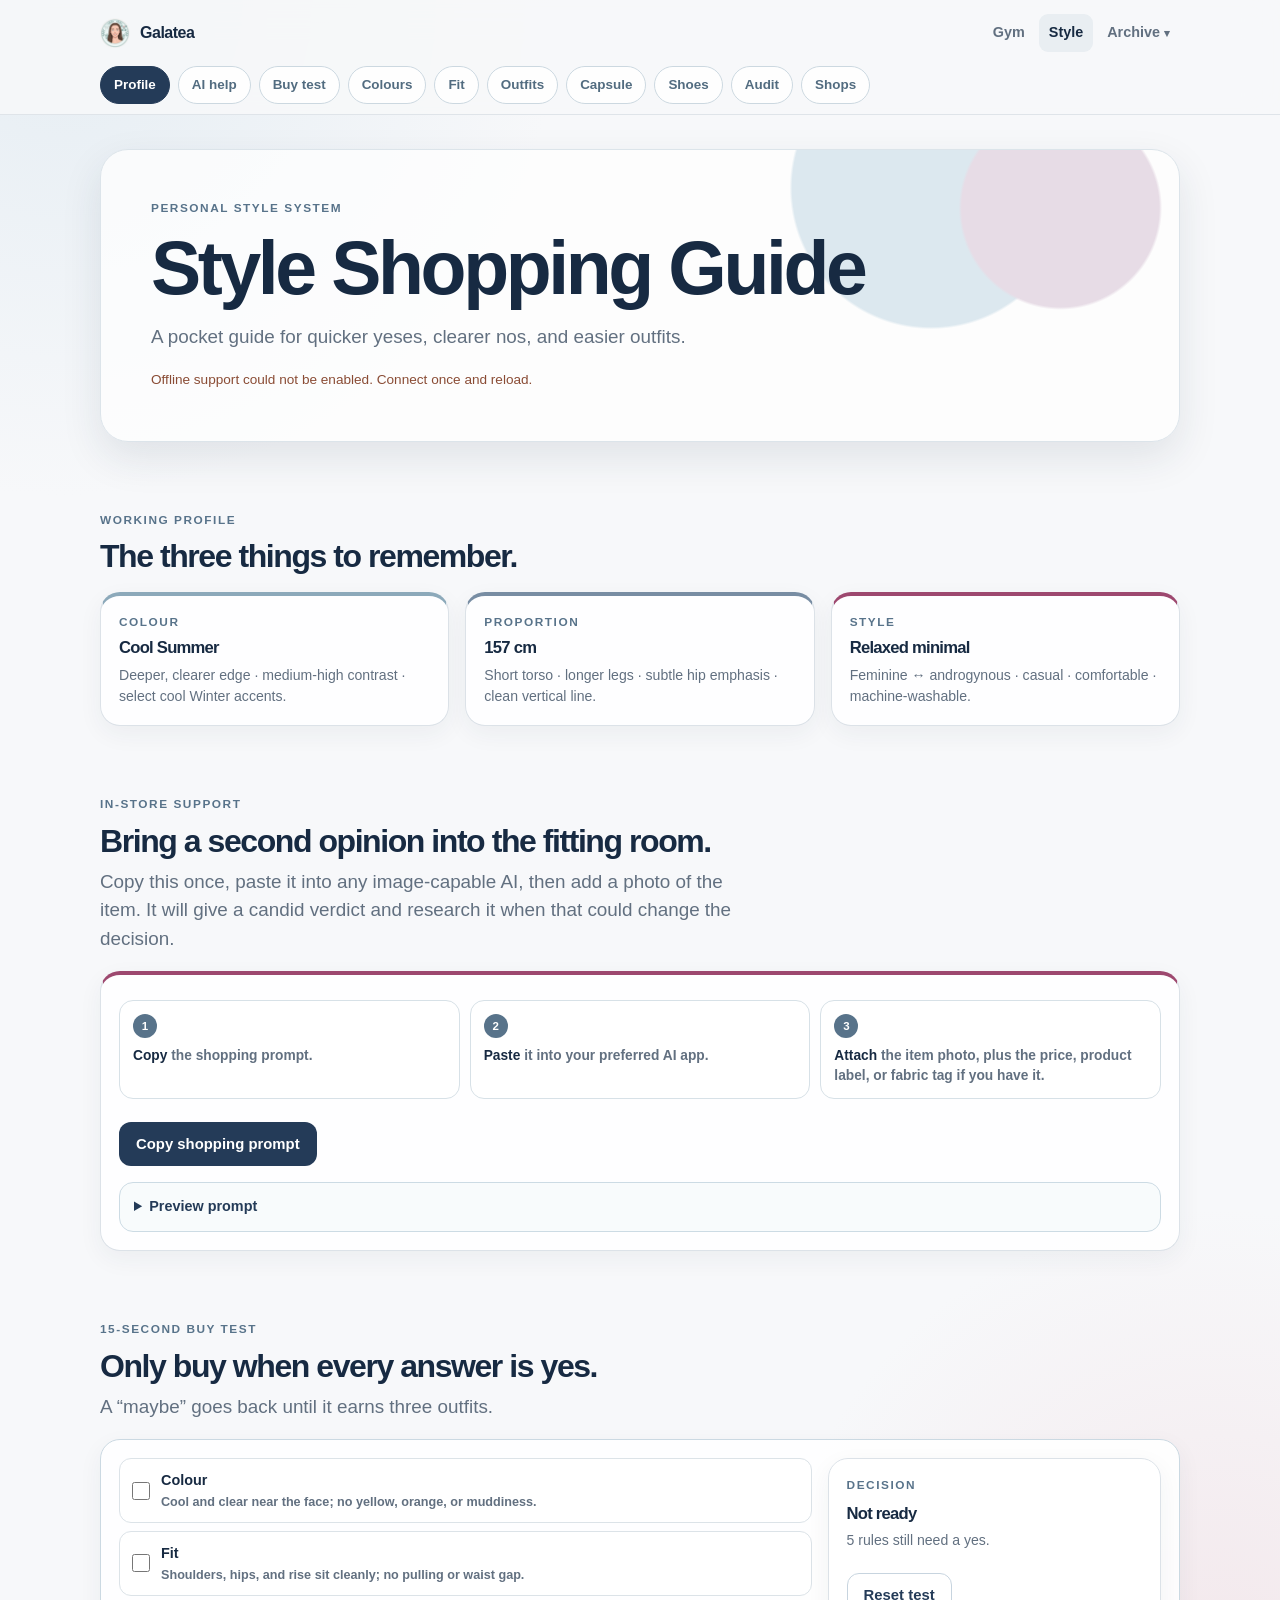
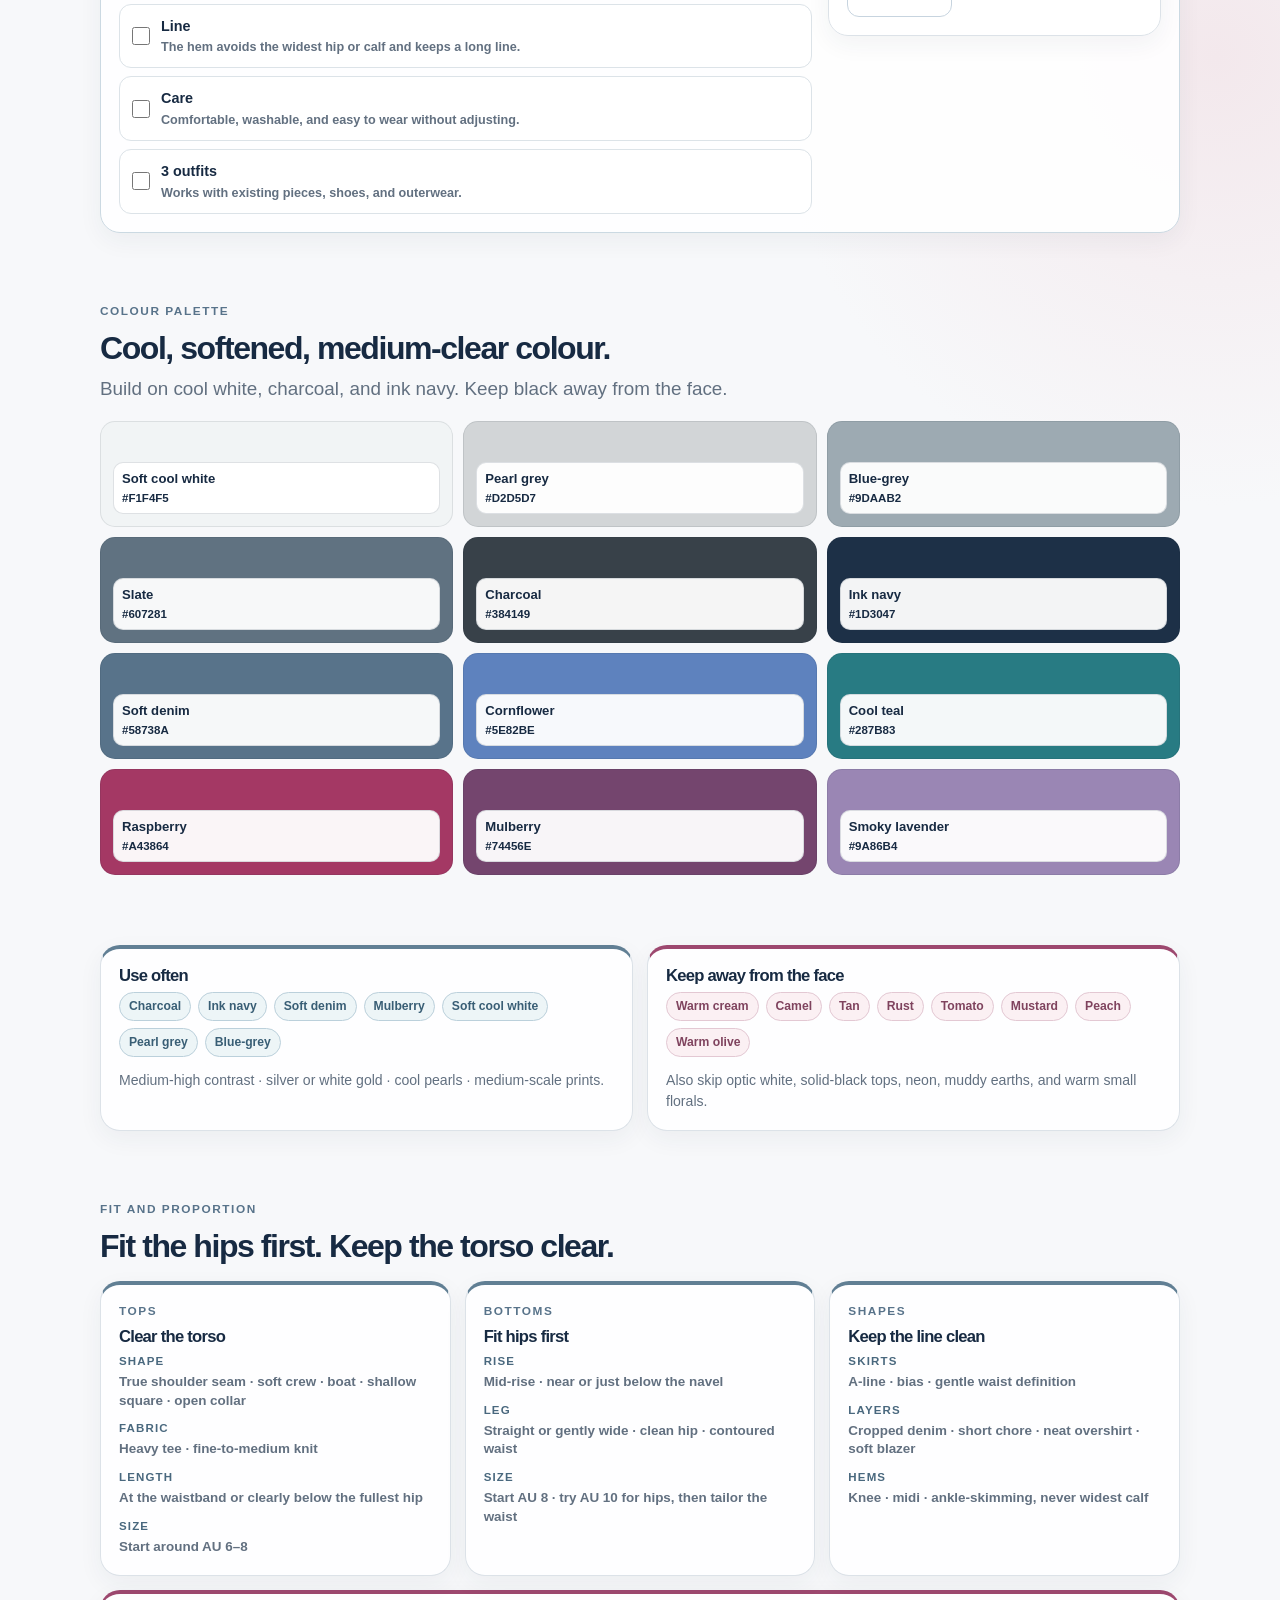
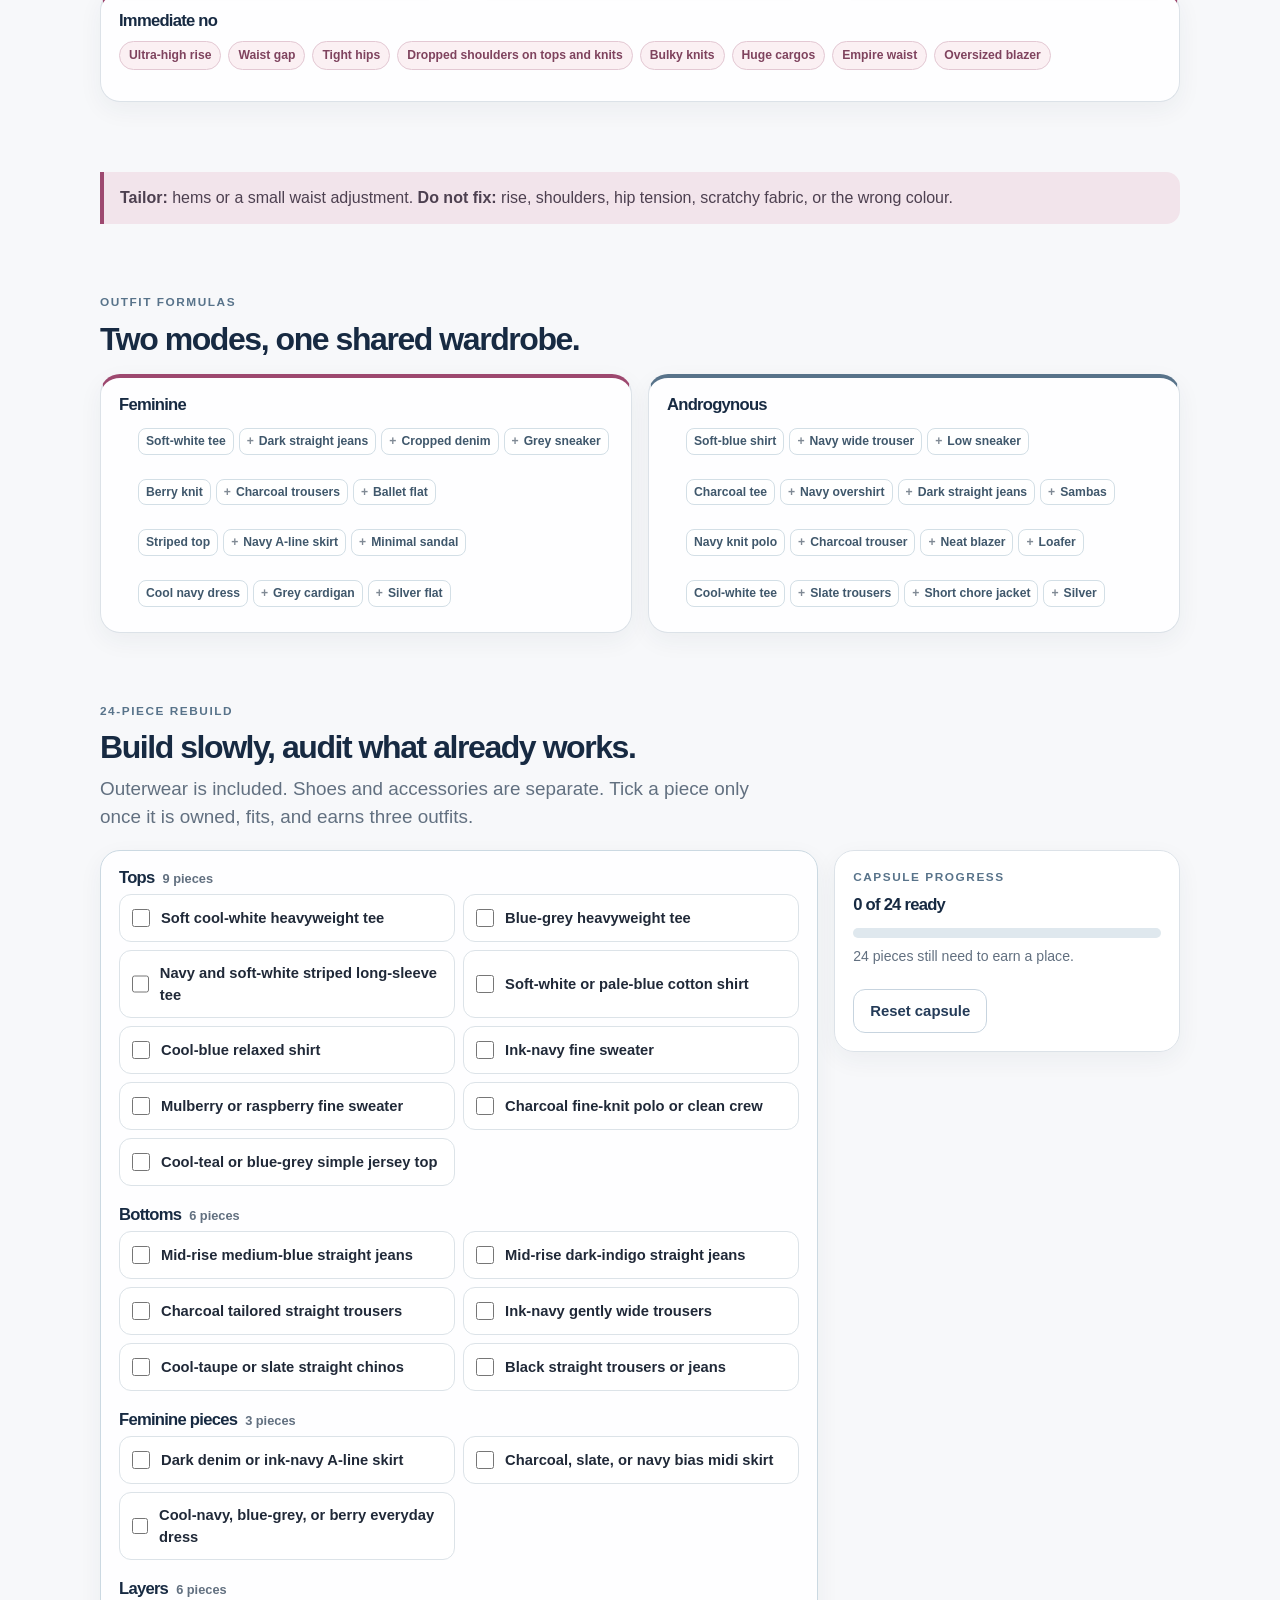
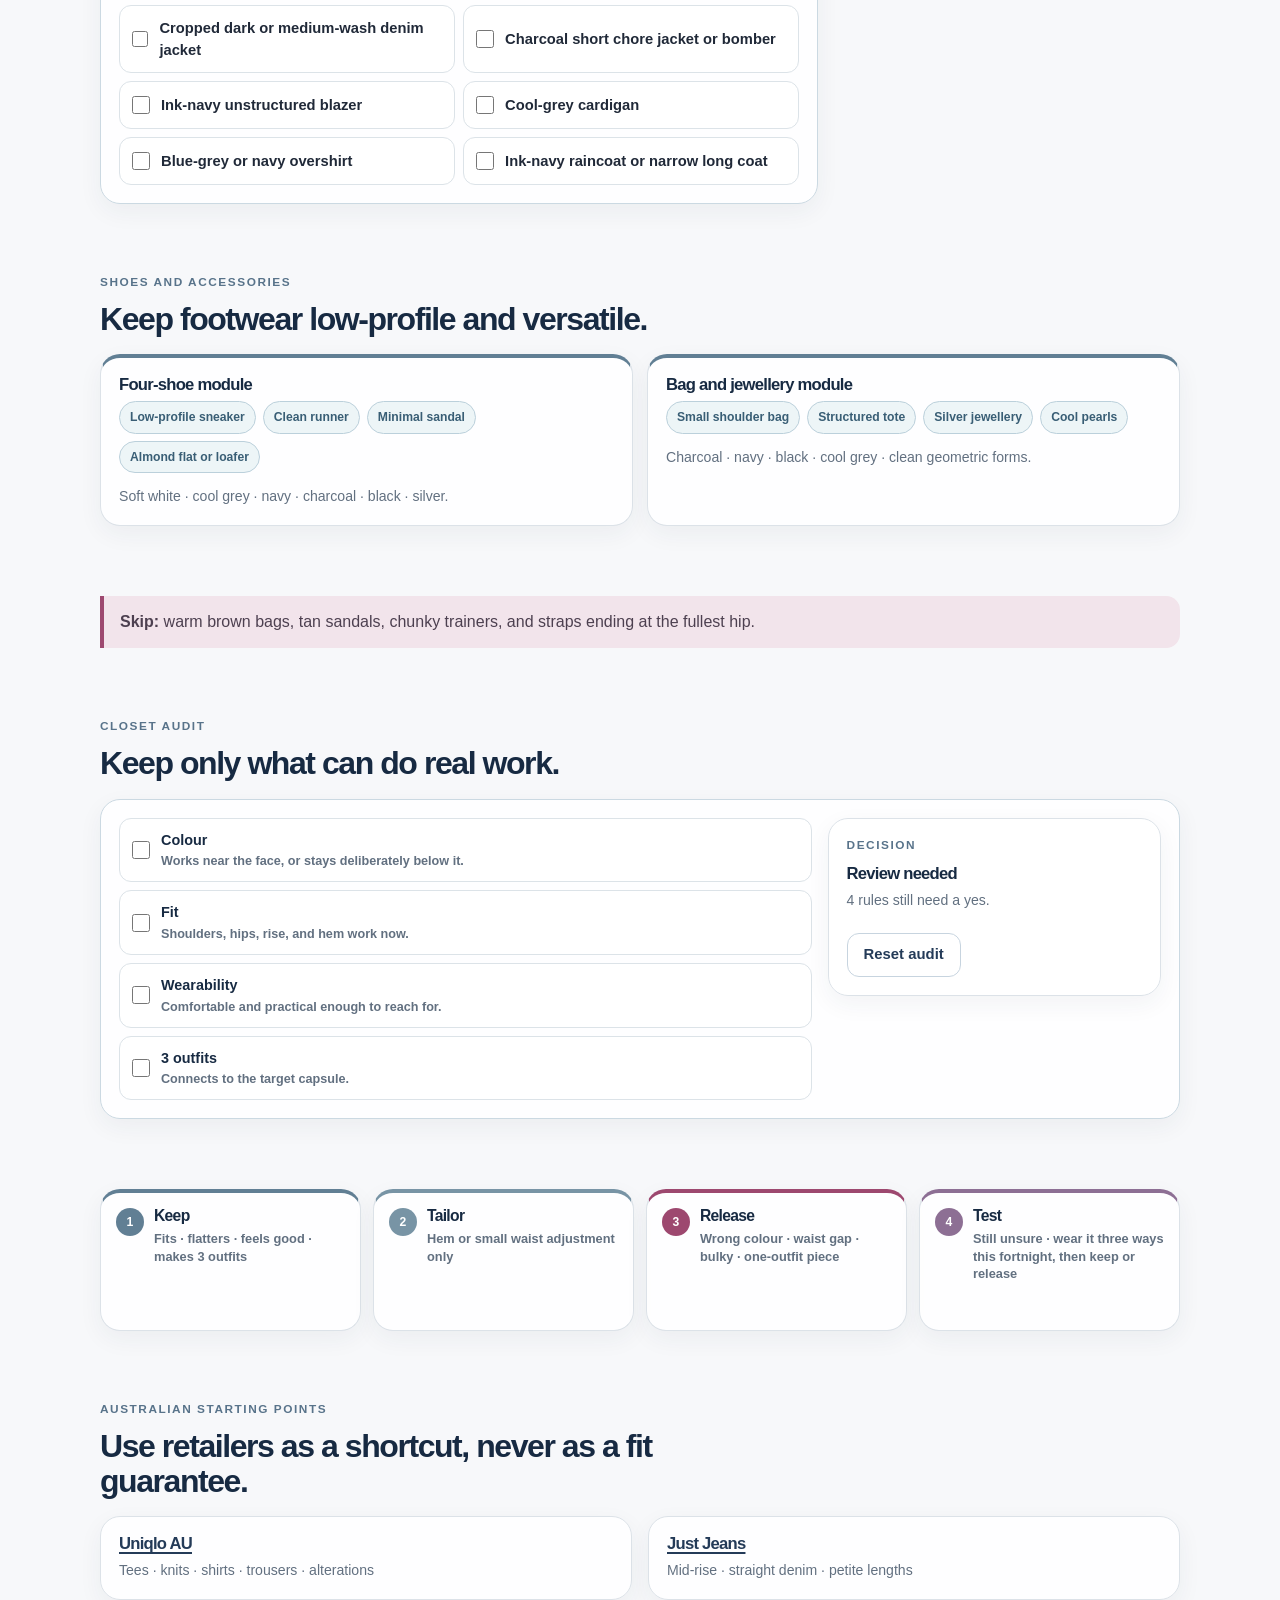
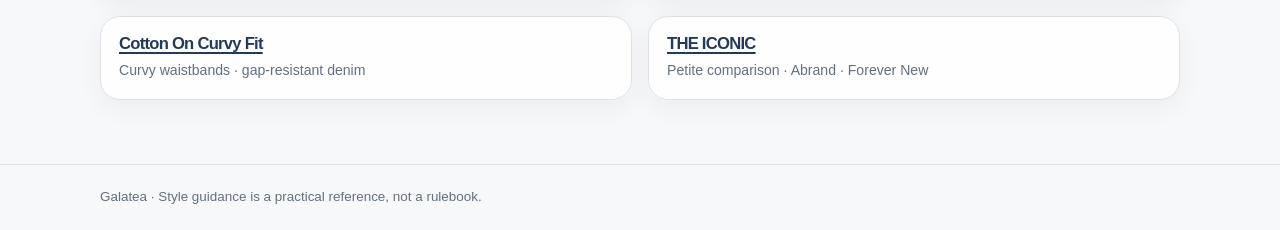
<file: style/index.html>
<!DOCTYPE html>
<html lang="en-AU">
<head>
  <meta charset="utf-8">
  <meta name="viewport" content="width=device-width, initial-scale=1, viewport-fit=cover">
  <meta name="theme-color" content="#f7f8fa">
  <meta name="mobile-web-app-capable" content="yes">
  <meta name="apple-mobile-web-app-capable" content="yes">
  <meta name="apple-mobile-web-app-status-bar-style" content="default">
  <meta name="apple-mobile-web-app-title" content="Galatea">
  <meta name="description" content="An anonymous, phone-friendly personal style shopping guide.">
  <link rel="manifest" href="../manifest.webmanifest">
  <link rel="icon" type="image/png" sizes="64x64" href="../icons/favicon.png">
  <link rel="apple-touch-icon" sizes="180x180" href="../icons/apple-touch-icon.png">
  <link rel="stylesheet" href="../assets/site.css">
  <script src="../assets/pwa.js" defer></script>
  <title>Style Shopping Guide · Galatea</title>
</head>
<body class="style-page">
  <a class="skip-link" href="#main">Skip to content</a>
  <header class="site-header">
    <nav class="site-nav" aria-label="Primary navigation">
      <a class="brand" href="../"><img class="brand-icon" src="../icons/favicon.png" alt="" width="30" height="30">Galatea</a>
      <div class="nav-links">
        <a href="../gym/">Gym</a>
        <a href="./" aria-current="page">Style</a>
        <details class="nav-dropdown">
          <summary class="nav-dropdown-toggle" aria-haspopup="menu">Archive <span class="nav-dropdown-caret" aria-hidden="true">▾</span></summary>
          <div class="nav-dropdown-menu" role="menu">
            <a href="../ibclc/" role="menuitem">IBCLC Practice Lab</a>
            <a href="../gym/progress/" role="menuitem">Cycle 1 Progress (Jul–Oct 2026)</a>
          </div>
        </details>
      </div>
    </nav>
    <nav class="quick-nav style-section-nav" aria-label="Style guide sections">
      <a href="#profile">Profile</a>
      <a href="#ai-help">AI help</a>
      <a href="#buy">Buy test</a>
      <a href="#palette">Colours</a>
      <a href="#fit">Fit</a>
      <a href="#outfits">Outfits</a>
      <a href="#capsule">Capsule</a>
      <a href="#accessories">Shoes</a>
      <a href="#audit">Audit</a>
      <a href="#retailers">Shops</a>
    </nav>
  </header>

  <main id="main" class="page-shell">
    <section class="page-hero page-hero-style" aria-labelledby="style-title">
      <p class="eyebrow">Personal style system</p>
      <h1 id="style-title">Style Shopping Guide</h1>
      <p class="lede">A pocket guide for quicker yeses, clearer nos, and easier outfits.</p>
      <p class="status" data-pwa-status aria-live="polite">Preparing offline support…</p>
      <p class="status" data-checklist-status role="status" hidden></p>
    </section>

    <section id="profile" class="section" aria-labelledby="profile-title">
      <div class="section-heading">
        <p class="eyebrow">Working profile</p>
        <h2 id="profile-title">The three things to remember.</h2>
      </div>
      <div class="info-grid profile-grid">
        <article class="info-card profile-card">
          <p class="eyebrow">Colour</p>
          <h3>Cool Summer</h3>
          <p class="meta">Deeper, clearer edge · medium-high contrast · select cool Winter accents.</p>
        </article>
        <article class="info-card profile-card">
          <p class="eyebrow">Proportion</p>
          <h3>157 cm</h3>
          <p class="meta">Short torso · longer legs · subtle hip emphasis · clean vertical line.</p>
        </article>
        <article class="info-card profile-card">
          <p class="eyebrow">Style</p>
          <h3>Relaxed minimal</h3>
          <p class="meta">Feminine ↔ androgynous · casual · comfortable · machine-washable.</p>
        </article>
      </div>
    </section>

    <section id="ai-help" class="section" aria-labelledby="ai-help-title">
      <div class="section-heading">
        <p class="eyebrow">In-store support</p>
        <h2 id="ai-help-title">Bring a second opinion into the fitting room.</h2>
        <p class="lede">Copy this once, paste it into any image-capable AI, then add a photo of the item. It will give a candid verdict and research it when that could change the decision.</p>
      </div>
      <div class="content-card shopping-prompt-card">
        <ol class="shopping-prompt-steps">
          <li><strong>Copy</strong> the shopping prompt.</li>
          <li><strong>Paste</strong> it into your preferred AI app.</li>
          <li><strong>Attach</strong> the item photo, plus the price, product label, or fabric tag if you have it.</li>
        </ol>
        <div class="shopping-prompt-actions">
          <button class="button button-primary" type="button" data-shopping-copy>Copy shopping prompt</button>
          <p class="copy-status" data-shopping-copy-status role="status" aria-live="polite"></p>
        </div>
        <details class="shopping-prompt-details">
          <summary>Preview prompt</summary>
          <pre class="shopping-prompt-preview" data-shopping-prompt>You are my candid, evidence-led in-store personal shopper for clothing, shoes, bags, jewellery, and other wearable accessories in Australia. I will attach a photo of an item I am considering. It may be worn by me, on a hanger, or on a shelf.

My profile is:
- Cool Summer colouring with a deeper, clearer edge and medium-high contrast. Favour cool, softened, medium-clear colours. Use select cool Winter accents when they suit. Avoid warm, muddy, yellow, orange, or overly stark colours near my face.
- I am 157 cm, with a short torso, longer legs, and subtle hip emphasis. Favour a clear vertical line, mid-rise bottoms, clean hip fit, and hemlines that do not end at the widest hip or calf.
- My style is relaxed minimal, between feminine and androgynous, casual, comfortable, and machine-washable where practical.
- Preferred wardrobe direction: cool white, pearl grey, blue-grey, slate, charcoal, ink navy, soft denim, cornflower, cool teal, raspberry, mulberry, and smoky lavender; low-profile shoes and clean, versatile shapes.

Treat this profile as informed preferences, not rigid rules. Assess the actual item and explain a meaningful exception when it works.

First, inspect the image and determine whether the item is being worn. Identify only what you can genuinely see, and call out uncertainty caused by lighting, framing, or hidden details. If the image shows the item worn, assess visible fit and proportion. Do not make body judgements or infer fit, fabric, construction, or condition that the image cannot support.

Give an immediate provisional verdict: BUY, BUY ONLY IF, or SKIP. Include a confidence level and the single strongest reason. Be concise, candid, and skeptical of impulse purchases. Do not flatter me or give vague reassurance.

Assess, where the evidence allows:
- Personal suitability: colour, silhouette, visible fit, proportion, comfort clues, versatility, and whether it is likely to duplicate something I already own.
- Product merit: material and construction clues, durability, care burden, price/value, return risk, and likely cost per wear.
- Either poor personal suitability or poor quality/value can veto a BUY. Use BUY ONLY IF only for a specific, fixable condition, such as trying a different size or confirming fabric content.

If the exact item or a credible match can be identified and online research could change the decision, browse the web. Check credible review patterns, current Australian price and return information, and at most two better Australian alternatives with a clear quality or value advantage. Cite links for researched claims, state how confident you are that the match is exact, and never invent findings if browsing is unavailable or the item cannot be identified.

After the provisional verdict, ask at most three short, decision-changing questions or photo requests, such as a natural-light try-on, fabric/care label, price, or product name. Do not ask for information that will not affect the verdict.

Use this response format:
1. Verdict and confidence
2. Strongest reasons
3. Fit and style read
4. Quality, value, and web findings
5. Unknowns that could change the decision
6. One next action</pre>
        </details>
      </div>
    </section>

    <section id="buy" class="section" aria-labelledby="buy-title">
      <div class="section-heading">
        <p class="eyebrow">15-second buy test</p>
        <h2 id="buy-title">Only buy when every answer is yes.</h2>
        <p class="lede">A “maybe” goes back until it earns three outfits.</p>
      </div>
      <div class="content-card style-panel">
        <div class="check-layout">
          <div class="check-list" data-style-group="buy-test">
            <label class="check-row"><input type="checkbox" data-style-check="buy-colour"><span class="check-copy"><strong>Colour</strong><small>Cool and clear near the face; no yellow, orange, or muddiness.</small></span></label>
            <label class="check-row"><input type="checkbox" data-style-check="buy-shoulders"><span class="check-copy"><strong>Fit</strong><small>Shoulders, hips, and rise sit cleanly; no pulling or waist gap.</small></span></label>
            <label class="check-row"><input type="checkbox" data-style-check="buy-line"><span class="check-copy"><strong>Line</strong><small>The hem avoids the widest hip or calf and keeps a long line.</small></span></label>
            <label class="check-row"><input type="checkbox" data-style-check="buy-comfort"><span class="check-copy"><strong>Care</strong><small>Comfortable, washable, and easy to wear without adjusting.</small></span></label>
            <label class="check-row"><input type="checkbox" data-style-check="buy-outfits"><span class="check-copy"><strong>3 outfits</strong><small>Works with existing pieces, shoes, and outerwear.</small></span></label>
          </div>
          <div class="content-card progress-card">
            <p class="eyebrow">Decision</p>
            <h3 data-buy-title>Not ready</h3>
            <p class="meta" data-buy-result>Keep checking. A great item passes every rule.</p>
            <div class="button-row">
              <button class="button button-secondary" type="button" data-style-reset="buy-test">Reset test</button>
            </div>
          </div>
        </div>
      </div>
    </section>

    <section id="palette" class="section" aria-labelledby="palette-title">
      <div class="section-heading">
        <p class="eyebrow">Colour palette</p>
        <h2 id="palette-title">Cool, softened, medium-clear colour.</h2>
        <p class="lede">Build on cool white, charcoal, and ink navy. Keep black away from the face.</p>
      </div>
      <div class="swatch-grid">
        <div class="swatch swatch-soft-white"><span class="swatch-label">Soft cool white<span class="swatch-hex">#F1F4F5</span></span></div>
        <div class="swatch swatch-pearl-grey"><span class="swatch-label">Pearl grey<span class="swatch-hex">#D2D5D7</span></span></div>
        <div class="swatch swatch-blue-grey"><span class="swatch-label">Blue-grey<span class="swatch-hex">#9DAAB2</span></span></div>
        <div class="swatch swatch-slate"><span class="swatch-label">Slate<span class="swatch-hex">#607281</span></span></div>
        <div class="swatch swatch-charcoal"><span class="swatch-label">Charcoal<span class="swatch-hex">#384149</span></span></div>
        <div class="swatch swatch-ink-navy"><span class="swatch-label">Ink navy<span class="swatch-hex">#1D3047</span></span></div>
        <div class="swatch swatch-soft-denim"><span class="swatch-label">Soft denim<span class="swatch-hex">#58738A</span></span></div>
        <div class="swatch swatch-cornflower"><span class="swatch-label">Cornflower<span class="swatch-hex">#5E82BE</span></span></div>
        <div class="swatch swatch-cool-teal"><span class="swatch-label">Cool teal<span class="swatch-hex">#287B83</span></span></div>
        <div class="swatch swatch-raspberry"><span class="swatch-label">Raspberry<span class="swatch-hex">#A43864</span></span></div>
        <div class="swatch swatch-mulberry"><span class="swatch-label">Mulberry<span class="swatch-hex">#74456E</span></span></div>
        <div class="swatch swatch-smoky-lavender"><span class="swatch-label">Smoky lavender<span class="swatch-hex">#9A86B4</span></span></div>
      </div>
      <div class="rules-grid section">
        <article class="content-card rule-good">
          <h3>Use often</h3>
          <div class="style-tag-list">
            <span>Charcoal</span><span>Ink navy</span><span>Soft denim</span><span>Mulberry</span>
            <span>Soft cool white</span><span>Pearl grey</span><span>Blue-grey</span>
          </div>
          <p class="meta">Medium-high contrast · silver or white gold · cool pearls · medium-scale prints.</p>
        </article>
        <article class="content-card rule-skip">
          <h3>Keep away from the face</h3>
          <div class="style-tag-list style-tag-list-skip">
            <span>Warm cream</span><span>Camel</span><span>Tan</span><span>Rust</span>
            <span>Tomato</span><span>Mustard</span><span>Peach</span><span>Warm olive</span>
          </div>
          <p class="meta">Also skip optic white, solid-black tops, neon, muddy earths, and warm small florals.</p>
        </article>
      </div>
    </section>

    <section id="fit" class="section" aria-labelledby="fit-title">
      <div class="section-heading">
        <p class="eyebrow">Fit and proportion</p>
        <h2 id="fit-title">Fit the hips first. Keep the torso clear.</h2>
      </div>
      <div class="fit-grid">
        <article class="content-card fit-card">
          <p class="eyebrow">Tops</p>
          <h3>Clear the torso</h3>
          <dl class="fit-details">
            <div><dt>Shape</dt><dd>True shoulder seam · soft crew · boat · shallow square · open collar</dd></div>
            <div><dt>Fabric</dt><dd>Heavy tee · fine-to-medium knit</dd></div>
            <div><dt>Length</dt><dd>At the waistband or clearly below the fullest hip</dd></div>
            <div><dt>Size</dt><dd>Start around AU 6–8</dd></div>
          </dl>
        </article>
        <article class="content-card fit-card">
          <p class="eyebrow">Bottoms</p>
          <h3>Fit hips first</h3>
          <dl class="fit-details">
            <div><dt>Rise</dt><dd>Mid-rise · near or just below the navel</dd></div>
            <div><dt>Leg</dt><dd>Straight or gently wide · clean hip · contoured waist</dd></div>
            <div><dt>Size</dt><dd>Start AU 8 · try AU 10 for hips, then tailor the waist</dd></div>
          </dl>
        </article>
        <article class="content-card fit-card">
          <p class="eyebrow">Shapes</p>
          <h3>Keep the line clean</h3>
          <dl class="fit-details">
            <div><dt>Skirts</dt><dd>A-line · bias · gentle waist definition</dd></div>
            <div><dt>Layers</dt><dd>Cropped denim · short chore · neat overshirt · soft blazer</dd></div>
            <div><dt>Hems</dt><dd>Knee · midi · ankle-skimming, never widest calf</dd></div>
          </dl>
        </article>
      </div>
      <div class="fit-skip content-card rule-skip">
        <h3>Immediate no</h3>
        <div class="style-tag-list style-tag-list-skip">
          <span>Ultra-high rise</span><span>Waist gap</span><span>Tight hips</span><span>Dropped shoulders on tops and knits</span>
          <span>Bulky knits</span><span>Huge cargos</span><span>Empire waist</span><span>Oversized blazer</span>
        </div>
      </div>
      <div class="callout section">
        <strong>Tailor:</strong> hems or a small waist adjustment. <strong>Do not fix:</strong> rise, shoulders, hip tension, scratchy fabric, or the wrong colour.
      </div>
    </section>

    <section id="outfits" class="section" aria-labelledby="outfits-title">
      <div class="section-heading">
        <p class="eyebrow">Outfit formulas</p>
        <h2 id="outfits-title">Two modes, one shared wardrobe.</h2>
      </div>
      <div class="formula-grid">
        <article class="formula-card formula-card-feminine">
          <h3>Feminine</h3>
          <ul class="outfit-list">
            <li><span>Soft-white tee</span><span>Dark straight jeans</span><span>Cropped denim</span><span>Grey sneaker</span></li>
            <li><span>Berry knit</span><span>Charcoal trousers</span><span>Ballet flat</span></li>
            <li><span>Striped top</span><span>Navy A-line skirt</span><span>Minimal sandal</span></li>
            <li><span>Cool navy dress</span><span>Grey cardigan</span><span>Silver flat</span></li>
          </ul>
        </article>
        <article class="formula-card">
          <h3>Androgynous</h3>
          <ul class="outfit-list">
            <li><span>Soft-blue shirt</span><span>Navy wide trouser</span><span>Low sneaker</span></li>
            <li><span>Charcoal tee</span><span>Navy overshirt</span><span>Dark straight jeans</span><span>Sambas</span></li>
            <li><span>Navy knit polo</span><span>Charcoal trouser</span><span>Neat blazer</span><span>Loafer</span></li>
            <li><span>Cool-white tee</span><span>Slate trousers</span><span>Short chore jacket</span><span>Silver</span></li>
          </ul>
        </article>
      </div>
    </section>

    <section id="capsule" class="section" aria-labelledby="capsule-title">
      <div class="section-heading">
        <p class="eyebrow">24-piece rebuild</p>
        <h2 id="capsule-title">Build slowly, audit what already works.</h2>
        <p class="lede">Outerwear is included. Shoes and accessories are separate. Tick a piece only once it is owned, fits, and earns three outfits.</p>
      </div>
      <div class="check-layout">
        <div class="content-card style-panel">
          <div class="capsule-group">
            <h3>Tops <span>9 pieces</span></h3>
            <div class="capsule-list" data-style-group="capsule">
              <label class="check-row"><input type="checkbox" data-style-check="top-soft-white-tee"><span>Soft cool-white heavyweight tee</span></label>
              <label class="check-row"><input type="checkbox" data-style-check="top-blue-grey-tee"><span>Blue-grey heavyweight tee</span></label>
              <label class="check-row"><input type="checkbox" data-style-check="top-stripe"><span>Navy and soft-white striped long-sleeve tee</span></label>
              <label class="check-row"><input type="checkbox" data-style-check="top-pale-shirt"><span>Soft-white or pale-blue cotton shirt</span></label>
              <label class="check-row"><input type="checkbox" data-style-check="top-cool-blue-shirt"><span>Cool-blue relaxed shirt</span></label>
              <label class="check-row"><input type="checkbox" data-style-check="top-navy-knit"><span>Ink-navy fine sweater</span></label>
              <label class="check-row"><input type="checkbox" data-style-check="top-berry-knit"><span>Mulberry or raspberry fine sweater</span></label>
              <label class="check-row"><input type="checkbox" data-style-check="top-charcoal-knit"><span>Charcoal fine-knit polo or clean crew</span></label>
              <label class="check-row"><input type="checkbox" data-style-check="top-cool-teal"><span>Cool-teal or blue-grey simple jersey top</span></label>
            </div>
          </div>
          <div class="capsule-group">
            <h3>Bottoms <span>6 pieces</span></h3>
            <div class="capsule-list" data-style-group="capsule">
              <label class="check-row"><input type="checkbox" data-style-check="bottom-mid-blue-jeans"><span>Mid-rise medium-blue straight jeans</span></label>
              <label class="check-row"><input type="checkbox" data-style-check="bottom-dark-jeans"><span>Mid-rise dark-indigo straight jeans</span></label>
              <label class="check-row"><input type="checkbox" data-style-check="bottom-charcoal-trouser"><span>Charcoal tailored straight trousers</span></label>
              <label class="check-row"><input type="checkbox" data-style-check="bottom-navy-wide"><span>Ink-navy gently wide trousers</span></label>
              <label class="check-row"><input type="checkbox" data-style-check="bottom-slate-chino"><span>Cool-taupe or slate straight chinos</span></label>
              <label class="check-row"><input type="checkbox" data-style-check="bottom-black"><span>Black straight trousers or jeans</span></label>
            </div>
          </div>
          <div class="capsule-group">
            <h3>Feminine pieces <span>3 pieces</span></h3>
            <div class="capsule-list" data-style-group="capsule">
              <label class="check-row"><input type="checkbox" data-style-check="fem-denim-skirt"><span>Dark denim or ink-navy A-line skirt</span></label>
              <label class="check-row"><input type="checkbox" data-style-check="fem-bias-skirt"><span>Charcoal, slate, or navy bias midi skirt</span></label>
              <label class="check-row"><input type="checkbox" data-style-check="fem-dress"><span>Cool-navy, blue-grey, or berry everyday dress</span></label>
            </div>
          </div>
          <div class="capsule-group">
            <h3>Layers <span>6 pieces</span></h3>
            <div class="capsule-list" data-style-group="capsule">
              <label class="check-row"><input type="checkbox" data-style-check="layer-denim-jacket"><span>Cropped dark or medium-wash denim jacket</span></label>
              <label class="check-row"><input type="checkbox" data-style-check="layer-chore"><span>Charcoal short chore jacket or bomber</span></label>
              <label class="check-row"><input type="checkbox" data-style-check="layer-blazer"><span>Ink-navy unstructured blazer</span></label>
              <label class="check-row"><input type="checkbox" data-style-check="layer-cardigan"><span>Cool-grey cardigan</span></label>
              <label class="check-row"><input type="checkbox" data-style-check="layer-overshirt"><span>Blue-grey or navy overshirt</span></label>
              <label class="check-row"><input type="checkbox" data-style-check="layer-raincoat"><span>Ink-navy raincoat or narrow long coat</span></label>
            </div>
          </div>
        </div>
        <div class="content-card progress-card">
          <p class="eyebrow">Capsule progress</p>
          <h3><span data-capsule-count>0</span> of <span data-capsule-total>24</span> ready</h3>
          <div class="progress-track" aria-hidden="true"><div class="progress-bar" data-capsule-bar></div></div>
          <p class="meta" data-capsule-copy>Start with the pieces that solve the most outfit gaps.</p>
          <div class="button-row">
            <button class="button button-secondary" type="button" data-style-reset="capsule">Reset capsule</button>
          </div>
        </div>
      </div>
    </section>

    <section id="accessories" class="section" aria-labelledby="accessories-title">
      <div class="section-heading">
        <p class="eyebrow">Shoes and accessories</p>
        <h2 id="accessories-title">Keep footwear low-profile and versatile.</h2>
      </div>
      <div class="rules-grid">
        <article class="content-card rule-good">
          <h3>Four-shoe module</h3>
          <div class="style-tag-list style-tag-list-large">
            <span>Low-profile sneaker</span><span>Clean runner</span><span>Minimal sandal</span><span>Almond flat or loafer</span>
          </div>
          <p class="meta">Soft white · cool grey · navy · charcoal · black · silver.</p>
        </article>
        <article class="content-card rule-good">
          <h3>Bag and jewellery module</h3>
          <div class="style-tag-list style-tag-list-large">
            <span>Small shoulder bag</span><span>Structured tote</span><span>Silver jewellery</span><span>Cool pearls</span>
          </div>
          <p class="meta">Charcoal · navy · black · cool grey · clean geometric forms.</p>
        </article>
      </div>
      <div class="callout section"><strong>Skip:</strong> warm brown bags, tan sandals, chunky trainers, and straps ending at the fullest hip.</div>
    </section>

    <section id="audit" class="section" aria-labelledby="audit-title">
      <div class="section-heading">
        <p class="eyebrow">Closet audit</p>
        <h2 id="audit-title">Keep only what can do real work.</h2>
      </div>
      <div class="content-card style-panel">
        <div class="check-layout">
          <div class="check-list" data-style-group="closet-audit">
            <label class="check-row"><input type="checkbox" data-style-check="audit-colour"><span class="check-copy"><strong>Colour</strong><small>Works near the face, or stays deliberately below it.</small></span></label>
            <label class="check-row"><input type="checkbox" data-style-check="audit-fit"><span class="check-copy"><strong>Fit</strong><small>Shoulders, hips, rise, and hem work now.</small></span></label>
            <label class="check-row"><input type="checkbox" data-style-check="audit-comfort"><span class="check-copy"><strong>Wearability</strong><small>Comfortable and practical enough to reach for.</small></span></label>
            <label class="check-row"><input type="checkbox" data-style-check="audit-outfits"><span class="check-copy"><strong>3 outfits</strong><small>Connects to the target capsule.</small></span></label>
          </div>
          <div class="content-card progress-card">
            <p class="eyebrow">Decision</p>
            <h3 data-audit-title>Review needed</h3>
            <p class="meta" data-audit-result>Use the test one item at a time.</p>
            <div class="button-row">
              <button class="button button-secondary" type="button" data-style-reset="closet-audit">Reset audit</button>
            </div>
          </div>
        </div>
      </div>
      <div class="decision-flow section">
        <article class="decision-step decision-keep"><span>1</span><div><h3>Keep</h3><p>Fits · flatters · feels good · makes 3 outfits</p></div></article>
        <article class="decision-step decision-tailor"><span>2</span><div><h3>Tailor</h3><p>Hem or small waist adjustment only</p></div></article>
        <article class="decision-step decision-release"><span>3</span><div><h3>Release</h3><p>Wrong colour · waist gap · bulky · one-outfit piece</p></div></article>
        <article class="decision-step decision-test"><span>4</span><div><h3>Test</h3><p>Still unsure · wear it three ways this fortnight, then keep or release</p></div></article>
      </div>
    </section>

    <section id="retailers" class="section" aria-labelledby="retailer-title">
      <div class="section-heading">
        <p class="eyebrow">Australian starting points</p>
        <h2 id="retailer-title">Use retailers as a shortcut, never as a fit guarantee.</h2>
      </div>
      <div class="retailer-grid">
        <article class="retailer-card"><h3><a href="https://www.uniqlo.com/au/en/women" target="_blank" rel="noreferrer">Uniqlo AU</a></h3><p class="meta">Tees · knits · shirts · trousers · alterations</p></article>
        <article class="retailer-card"><h3><a href="https://justjeans.jgl.com.au/shop/jj-womens-mid-rise-jeans" target="_blank" rel="noreferrer">Just Jeans</a></h3><p class="meta">Mid-rise · straight denim · petite lengths</p></article>
        <article class="retailer-card"><h3><a href="https://cottonon.com/AU/co/women/womens-clothing/womens-jeans/womens-curvy-fit-jeans/" target="_blank" rel="noreferrer">Cotton On Curvy Fit</a></h3><p class="meta">Curvy waistbands · gap-resistant denim</p></article>
        <article class="retailer-card"><h3><a href="https://www.theiconic.com.au/petite-clothing-jeans/" target="_blank" rel="noreferrer">THE ICONIC</a></h3><p class="meta">Petite comparison · Abrand · Forever New</p></article>
      </div>
    </section>
  </main>

  <div class="update-banner" data-update-banner hidden role="status">
    A new version is ready.
    <button class="button button-primary" type="button" data-update-reload>Reload</button>
  </div>

  <footer class="site-footer">
    <div class="page-shell">Galatea · Style guidance is a practical reference, not a rulebook.</div>
  </footer>

  <script>
    (() => {
      "use strict";

      const storageKey = "galatea-style-checklist-v1";
      const checks = [...document.querySelectorAll("[data-style-check]")];

      // The checkboxes are the source of truth in memory; storage is a write-through cache.
      // If storage is unavailable the page still works for this visit instead of reverting
      // every click.
      let storageWorks = true;

      // Reported in its own element: assets/pwa.js owns [data-pwa-status] and writes to it on
      // load, which would overwrite anything this script put there.
      const markStorageUnavailable = () => {
        if (!storageWorks) return;
        storageWorks = false;
        const note = document.querySelector("[data-checklist-status]");
        if (!note) return;
        note.hidden = false;
        note.textContent = "Ticks are kept for this visit only, because this browser is blocking saved data.";
      };

      const readState = () => {
        try {
          const stored = JSON.parse(localStorage.getItem(storageKey));
          return stored && typeof stored === "object" ? stored : {};
        } catch {
          markStorageUnavailable();
          return {};
        }
      };

      const saveState = () => {
        if (!storageWorks) return;
        try {
          const state = Object.fromEntries(checks.map((check) => [check.dataset.styleCheck, check.checked]));
          localStorage.setItem(storageKey, JSON.stringify(state));
        } catch {
          markStorageUnavailable();
        }
      };

      const countCopy = (count, singular, plural) => `${count} ${count === 1 ? singular : plural}`;

      const setDecision = (group, titleSelector, resultSelector, passTitle, passCopy, failTitle) => {
        const groupChecks = [...document.querySelectorAll(`[data-style-group="${group}"] [data-style-check]`)];
        const complete = groupChecks.filter((check) => check.checked).length;
        const title = document.querySelector(titleSelector);
        const result = document.querySelector(resultSelector);

        if (!title || !result) return;
        if (complete === groupChecks.length) {
          title.textContent = passTitle;
          result.textContent = passCopy;
        } else {
          const remaining = groupChecks.length - complete;
          title.textContent = failTitle;
          result.textContent = `${countCopy(remaining, "rule", "rules")} still ${remaining === 1 ? "needs" : "need"} a yes.`;
        }
      };

      const render = () => {
        const capsuleChecks = [...document.querySelectorAll('[data-style-group="capsule"] [data-style-check]')];
        const capsuleTotal = capsuleChecks.length;
        const capsuleComplete = capsuleChecks.filter((check) => check.checked).length;
        const progress = capsuleTotal ? (capsuleComplete / capsuleTotal) * 100 : 0;
        document.querySelector("[data-capsule-count]").textContent = String(capsuleComplete);
        document.querySelector("[data-capsule-total]").textContent = String(capsuleTotal);
        document.querySelector("[data-capsule-bar]").style.width = `${progress}%`;
        document.querySelector("[data-capsule-copy]").textContent = capsuleComplete === capsuleTotal
          ? "Complete. Keep every piece in active rotation."
          : `${countCopy(capsuleTotal - capsuleComplete, "piece", "pieces")} still ${capsuleTotal - capsuleComplete === 1 ? "needs" : "need"} to earn a place.`;

        setDecision(
          "buy-test",
          "[data-buy-title]",
          "[data-buy-result]",
          "Buy candidate",
          "It passes the filter. Check the price and wear it with three real outfits before removing tags.",
          "Not ready"
        );
        setDecision(
          "closet-audit",
          "[data-audit-title]",
          "[data-audit-result]",
          "Keep",
          "It earns its space. Wear it, or file it as a simple tailoring job if only a hem or small waist adjustment is needed.",
          "Review needed"
        );
      };

      const restore = () => {
        const state = readState();
        checks.forEach((check) => {
          check.checked = Boolean(state[check.dataset.styleCheck]);
        });
        render();
      };

      checks.forEach((check) => check.addEventListener("change", () => {
        saveState();
        render();
      }));

      document.querySelectorAll("[data-style-reset]").forEach((button) => {
        button.addEventListener("click", () => {
          document.querySelectorAll(`[data-style-group="${button.dataset.styleReset}"] [data-style-check]`).forEach((check) => {
            check.checked = false;
          });
          saveState();
          render();
        });
      });

      restore();
    })();
  </script>
  <script>
    (() => {
      const button = document.querySelector("[data-shopping-copy]");
      const prompt = document.querySelector("[data-shopping-prompt]")?.textContent.trim();
      const status = document.querySelector("[data-shopping-copy-status]");

      if (!button || !prompt || !status) return;

      const fallbackCopy = () => {
        const textarea = document.createElement("textarea");
        textarea.value = prompt;
        textarea.setAttribute("readonly", "");
        textarea.style.position = "fixed";
        textarea.style.opacity = "0";
        document.body.append(textarea);
        textarea.select();
        const copied = document.execCommand("copy");
        textarea.remove();
        return copied;
      };

      button.addEventListener("click", async () => {
        let copied = false;

        try {
          if (navigator.clipboard?.writeText) {
            await navigator.clipboard.writeText(prompt);
            copied = true;
          } else {
            copied = fallbackCopy();
          }
        } catch {
          copied = fallbackCopy();
        }

        status.textContent = copied
          ? "Prompt copied. Paste it into your AI app, then attach the item photo."
          : "Copy was not available. Select the preview text and copy it manually.";
        button.textContent = copied ? "Copied" : "Copy shopping prompt";

        if (copied) {
          window.setTimeout(() => {
            button.textContent = "Copy shopping prompt";
          }, 2200);
        }
      });
    })();
  </script>
  <script>
    (() => {
      const nav = document.querySelector(".style-section-nav");
      if (!nav) return;

      const links = [...nav.querySelectorAll("a")];
      const sections = links
        .map((link) => document.querySelector(link.hash))
        .filter(Boolean);
      let activeId = "";
      let scheduled = false;

      const updateActiveLink = () => {
        scheduled = false;
        const offset = nav.getBoundingClientRect().bottom + 24;
        const activeSection = sections.reduce((current, section) => (
          section.getBoundingClientRect().top <= offset ? section : current
        ), sections[0]);

        if (!activeSection || activeSection.id === activeId) return;
        activeId = activeSection.id;
        links.forEach((link) => {
          if (link.hash === `#${activeId}`) {
            link.setAttribute("aria-current", "location");
            nav.scrollTo({
              left: link.offsetLeft - (nav.clientWidth - link.clientWidth) / 2,
              behavior: window.matchMedia("(prefers-reduced-motion: reduce)").matches ? "auto" : "smooth"
            });
          } else {
            link.removeAttribute("aria-current");
          }
        });
      };

      window.addEventListener("scroll", () => {
        if (scheduled) return;
        scheduled = true;
        window.requestAnimationFrame(updateActiveLink);
      }, { passive: true });
      window.addEventListener("resize", updateActiveLink);
      updateActiveLink();
    })();
  </script>
</body>
</html>
</file>
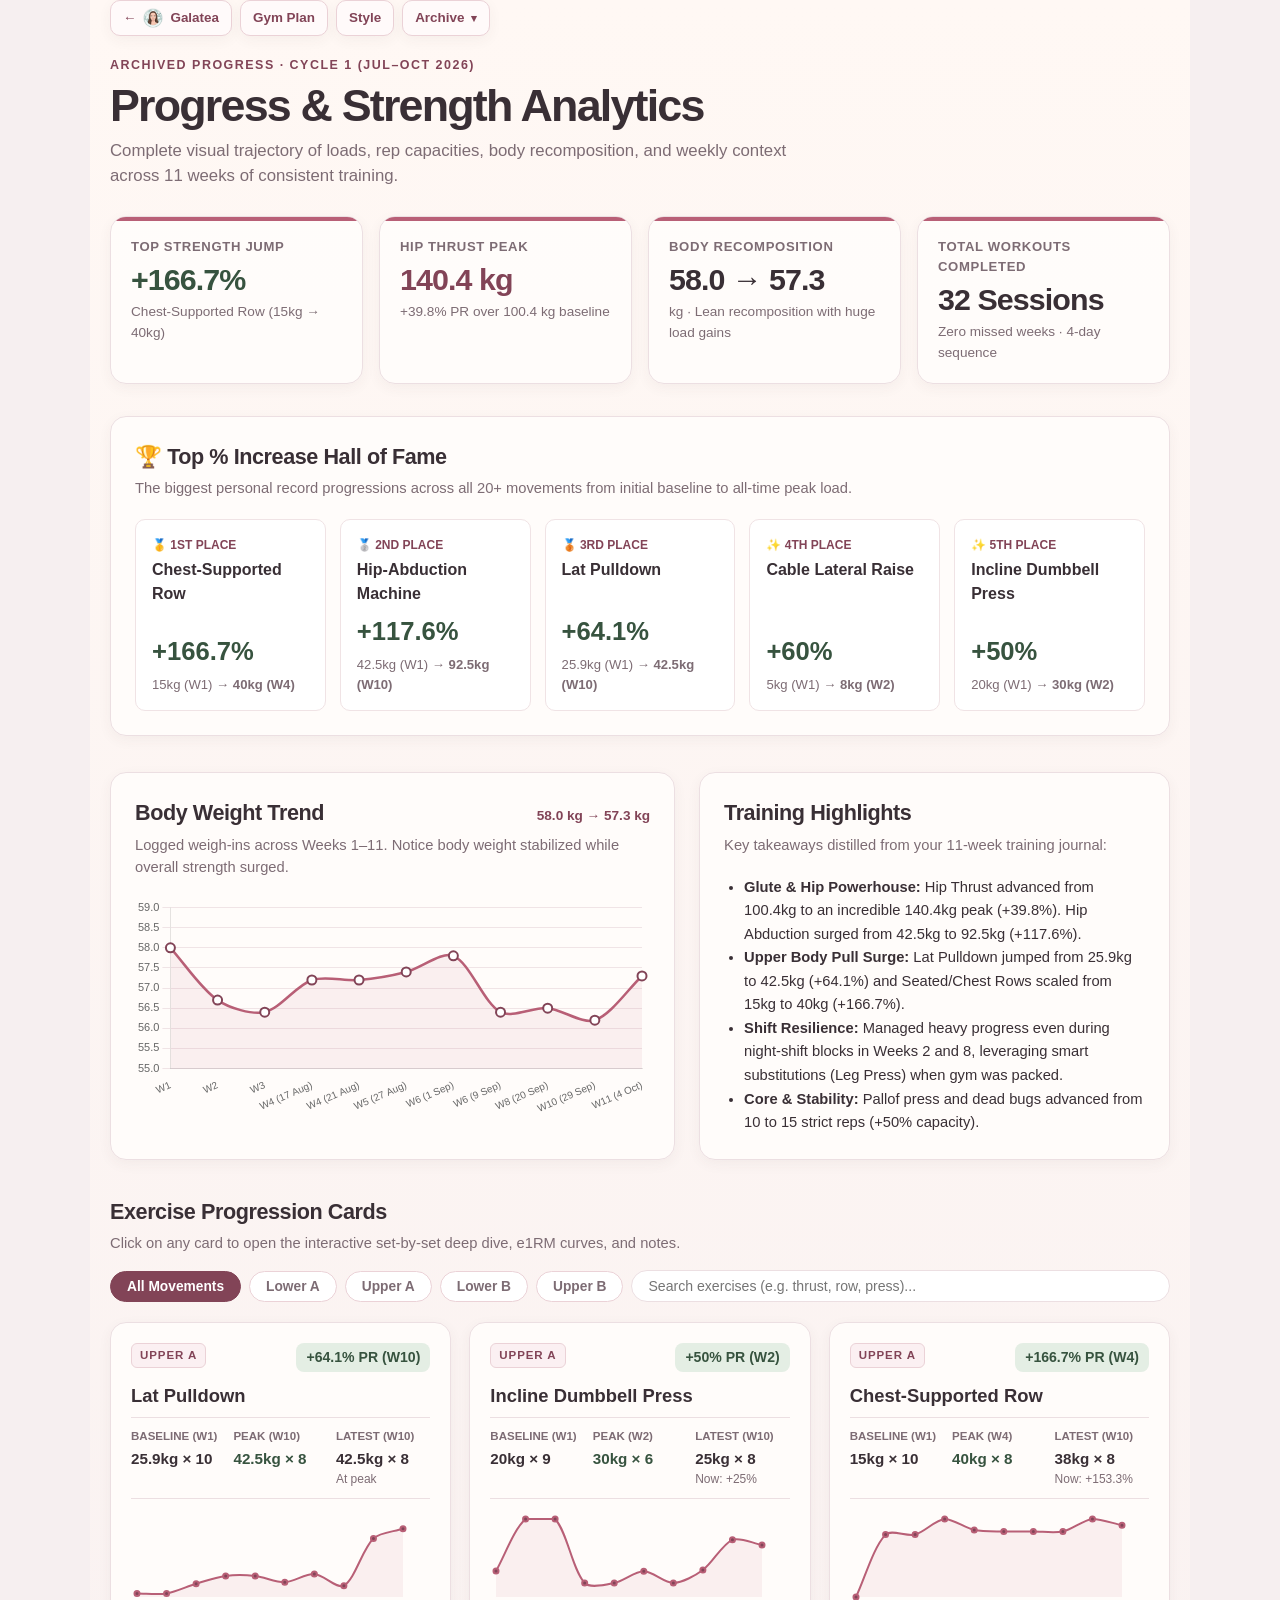
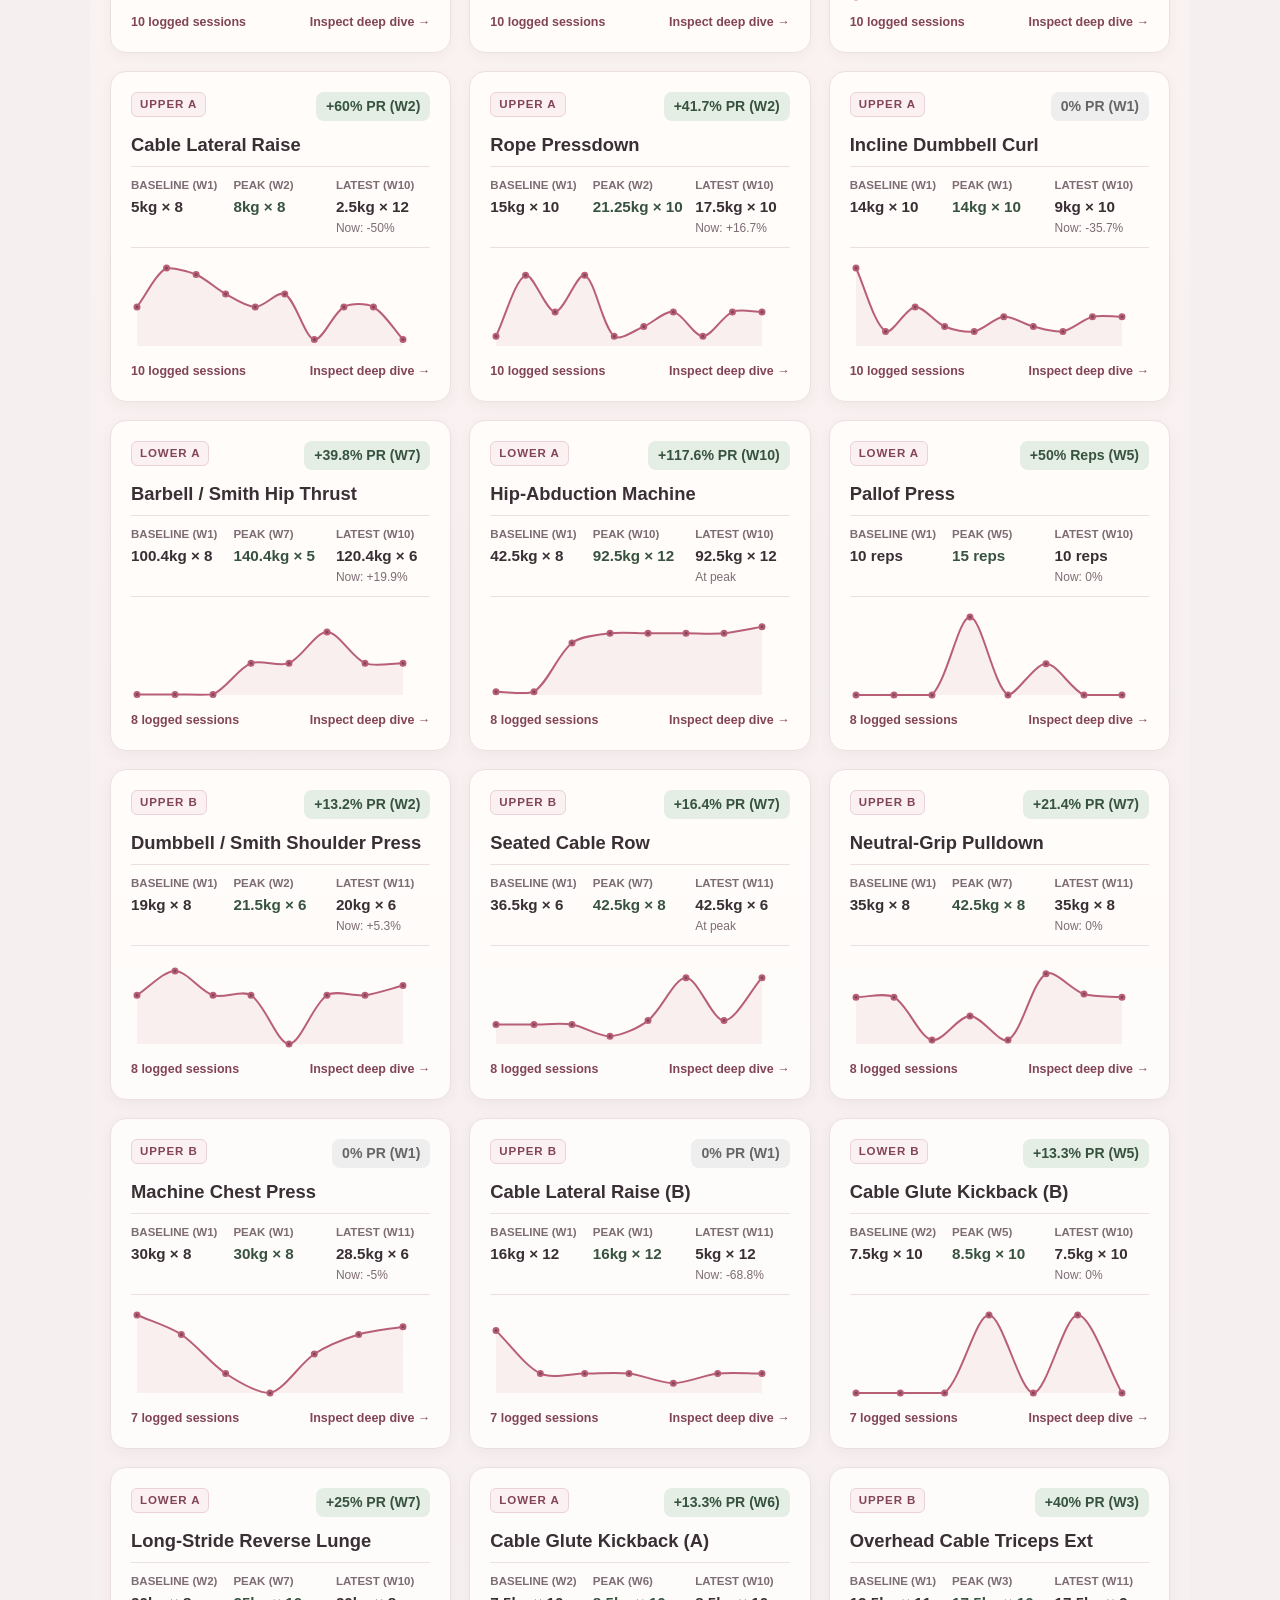
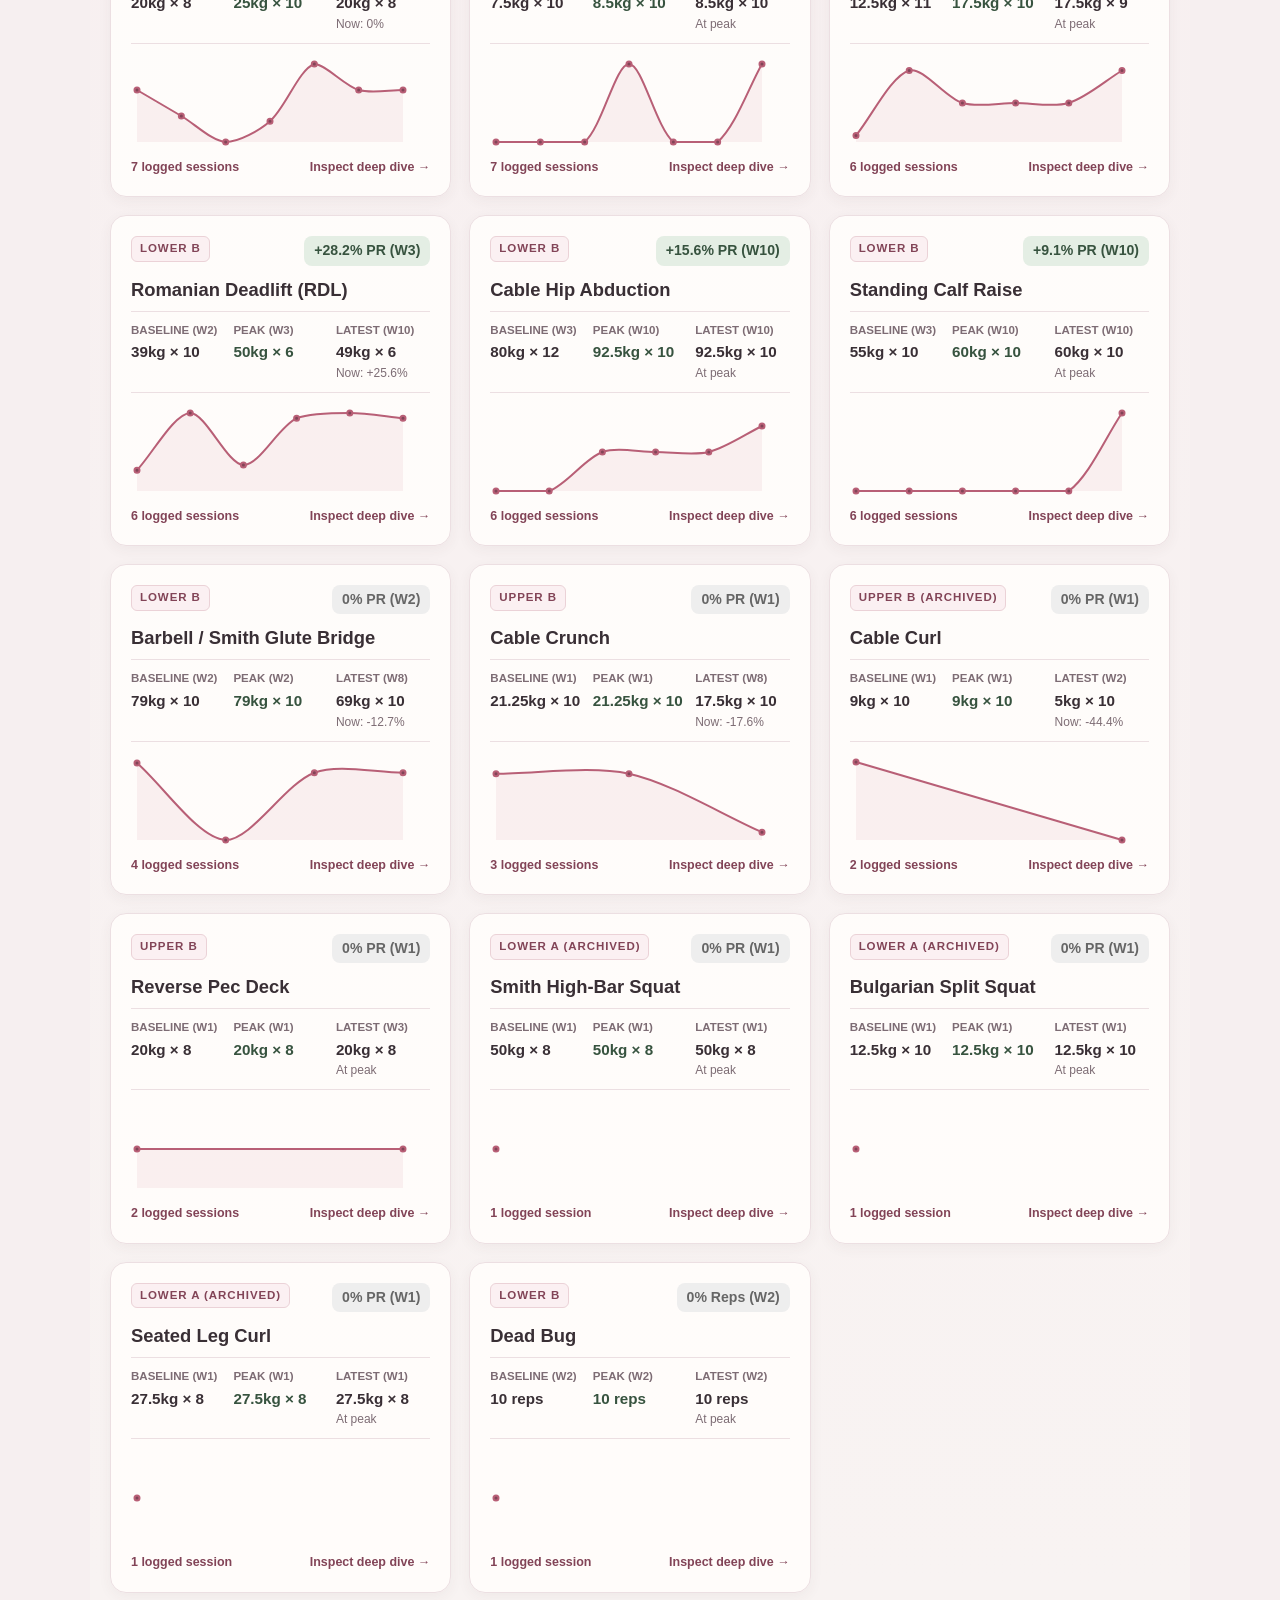
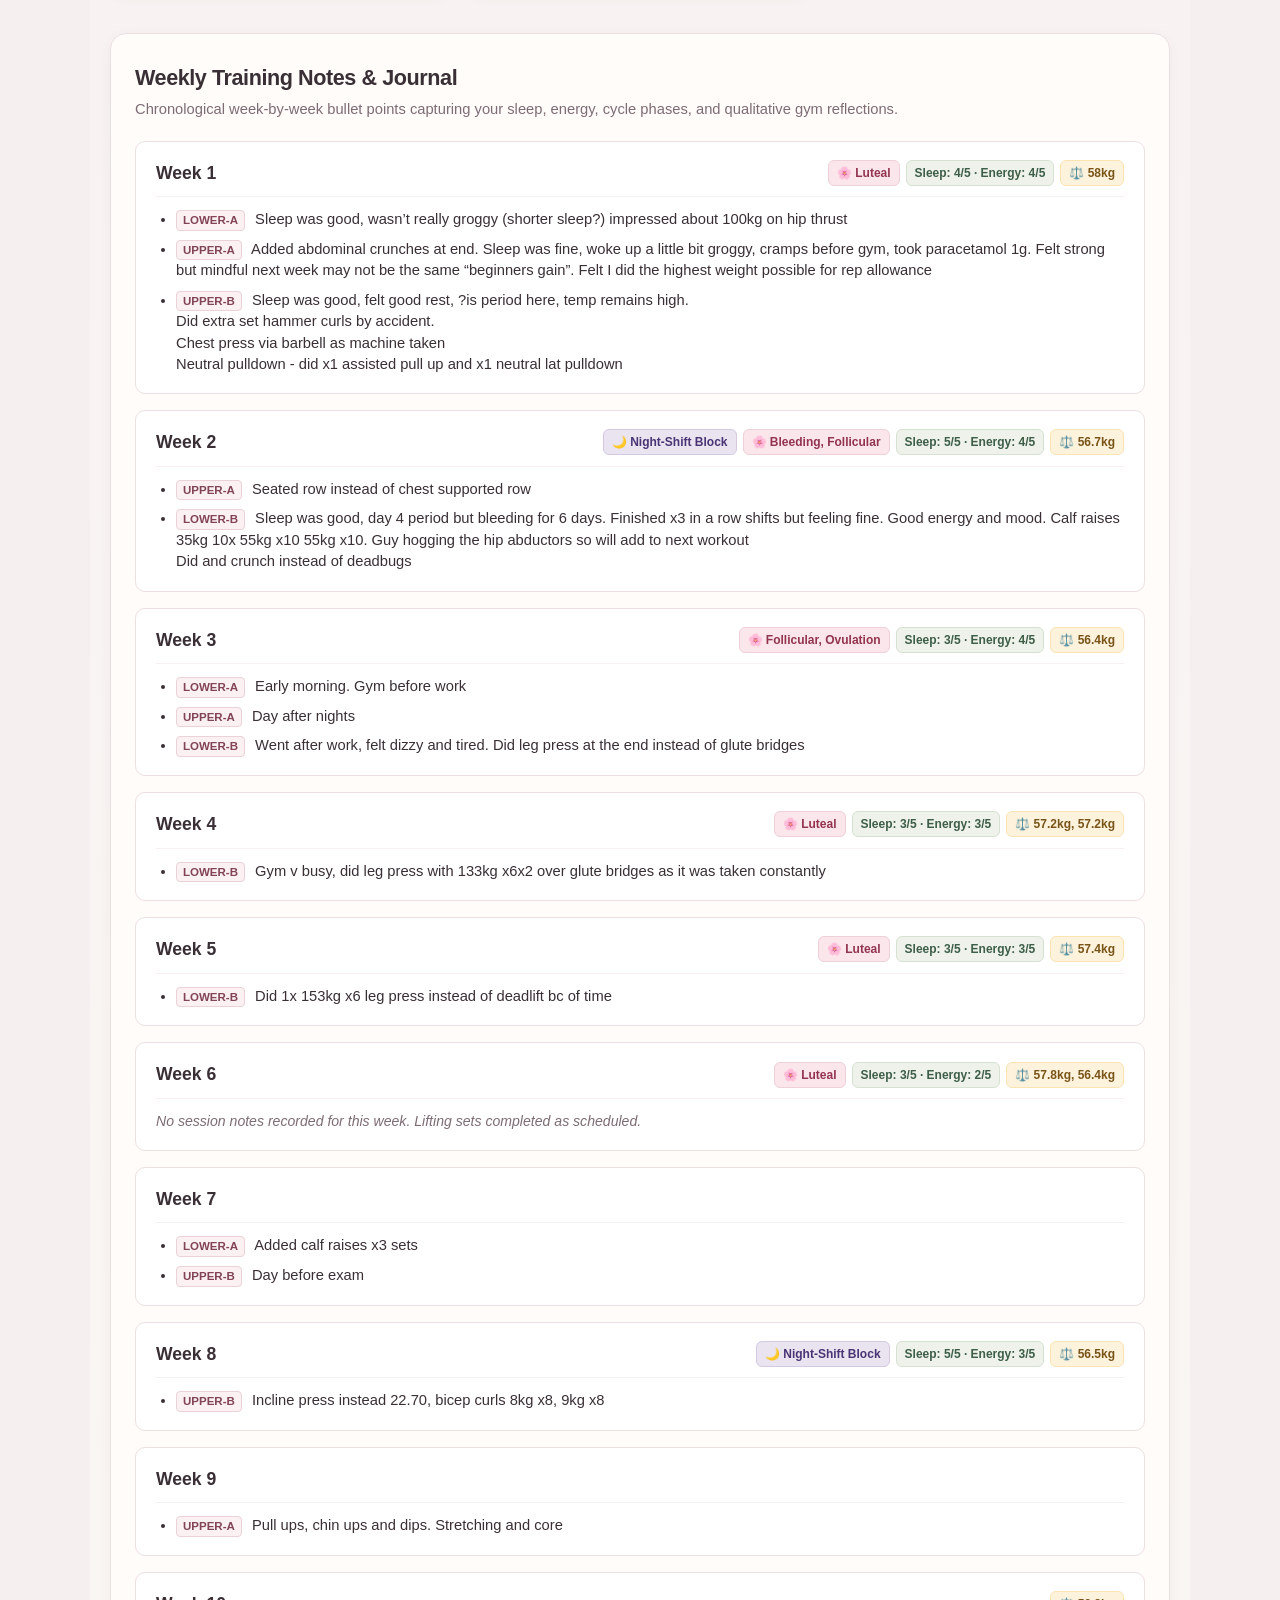
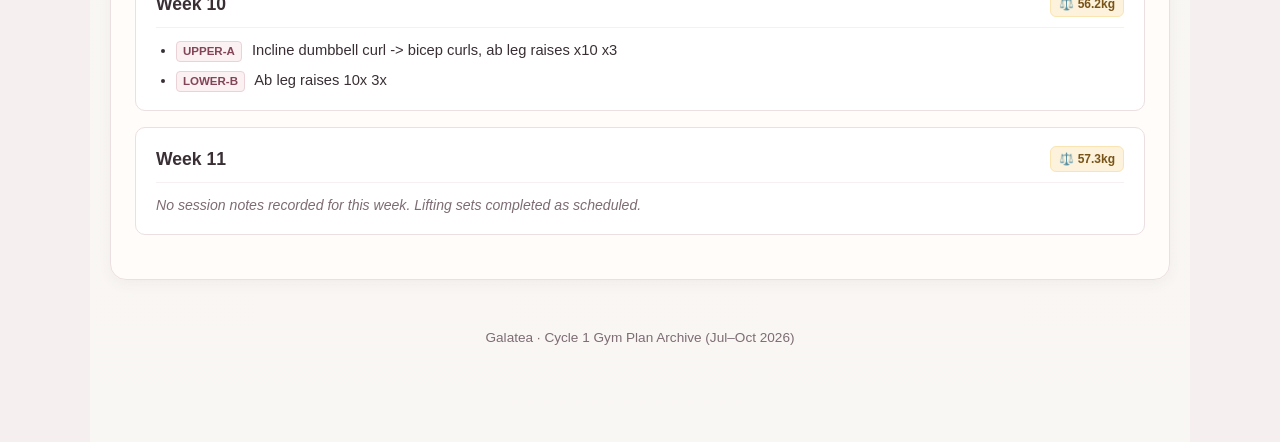
<file: gym/progress/index.html>
<!DOCTYPE html>
<html lang="en-AU">
<head>
  <meta charset="utf-8">
  <meta name="viewport" content="width=device-width, initial-scale=1, viewport-fit=cover">
  <meta name="theme-color" content="#fff8f4">
  <meta name="apple-mobile-web-app-capable" content="yes">
  <meta name="apple-mobile-web-app-status-bar-style" content="default">
  <meta name="apple-mobile-web-app-title" content="Galatea">
  <link rel="manifest" href="../../manifest.webmanifest">
  <link rel="icon" type="image/png" sizes="64x64" href="../../icons/favicon.png">
  <link rel="apple-touch-icon" sizes="180x180" href="../../icons/apple-touch-icon.png">
  <title>Cycle 1 Progress & Analytics (Jul–Oct 2026) · Galatea</title>
  <!-- Local offline Chart.js with CDN fallback -->
  <script src="../../assets/chart.umd.min.js"></script>
  <script>
    if (typeof Chart === "undefined") {
      document.write('<script src="https://cdn.jsdelivr.net/npm/chart.js@4.4.1/dist/chart.umd.min.js"><\/script>');
    }
  </script>
  <style>
    :root {
      --ink: #392f35;
      --muted: #7d6c74;
      --paper: #fffdfb;
      --card-bg: rgba(255, 253, 251, 0.94);
      --blush: #fbf0f2;
      --blush-strong: #ebd2d7;
      --rose: #b85f76;
      --rose-deep: #824457;
      --rose-light: #f5e4e8;
      --sage: #e4eee4;
      --sage-ink: #37533f;
      --amber: #fdf3dc;
      --amber-ink: #795419;
      --line: #ecdfe2;
      --shadow: 0 10px 30px rgba(86, 55, 65, 0.08);
      --shadow-sm: 0 4px 14px rgba(86, 55, 65, 0.05);
      --radius: 16px;
      --radius-sm: 10px;
    }
    * { box-sizing: border-box; }
    html { background: #f6eff0; scroll-behavior: smooth; }
    body {
      max-width: 1100px;
      margin: 0 auto;
      padding: env(safe-area-inset-top) 20px calc(80px + env(safe-area-inset-bottom));
      background: linear-gradient(180deg, #fff8f4 0%, #f7eff0 40%, #f9f7f4 100%);
      color: var(--ink);
      font-family: -apple-system, BlinkMacSystemFont, "Segoe UI", Roboto, Helvetica, Arial, sans-serif;
      line-height: 1.5;
    }
    a { color: var(--rose-deep); text-decoration: none; }
    a:hover { text-decoration: underline; }

    /* Header & Navigation matching Galatea */
    .top-actions {
      display: flex;
      gap: 8px;
      align-items: center;
      margin-bottom: 20px;
      flex-wrap: wrap;
    }
    .home-link {
      display: inline-flex;
      gap: 7px;
      min-height: 36px;
      padding: 0 12px;
      border: 1px solid var(--blush-strong);
      border-radius: 10px;
      align-items: center;
      color: var(--rose-deep);
      background: #fffafa;
      font-size: .84rem;
      font-weight: 800;
      text-decoration: none;
      box-shadow: var(--shadow-sm);
    }
    .home-link:hover {
      background: #fdf2f4;
      text-decoration: none;
    }
    .home-link img {
      width: 20px;
      height: 20px;
      object-fit: contain;
    }
    .gym-archive-dropdown {
      position: relative;
      display: inline-block;
    }
    .gym-archive-dropdown summary {
      list-style: none;
      cursor: pointer;
      user-select: none;
    }
    .gym-archive-dropdown summary::-webkit-details-marker {
      display: none;
    }
    .gym-archive-caret {
      display: inline-block;
      font-size: .68rem;
      line-height: 1;
      transition: transform .15s ease;
    }
    .gym-archive-dropdown[open] .gym-archive-caret {
      transform: rotate(180deg);
    }
    .gym-archive-menu {
      position: absolute;
      top: calc(100% + 5px);
      left: 0;
      min-width: 210px;
      padding: 6px;
      border: 1px solid var(--blush-strong);
      border-radius: 12px;
      background: #fffafa;
      box-shadow: var(--shadow);
      display: flex;
      flex-direction: column;
      gap: 2px;
      z-index: 100;
    }
    .gym-archive-menu a {
      display: block;
      padding: 8px 12px;
      border-radius: 8px;
      color: var(--rose-deep);
      font-size: .84rem;
      font-weight: 750;
      text-decoration: none;
      white-space: nowrap;
    }
    .gym-archive-menu a:hover,
    .gym-archive-menu a:focus {
      background: #fdf2f4;
      outline: none;
    }
    .gym-archive-menu a[aria-current="page"] {
      background: var(--blush);
      color: var(--rose-deep);
      font-weight: 850;
    }

    .hero {
      margin-bottom: 28px;
    }
    .eyebrow {
      margin: 0 0 6px;
      color: var(--rose-deep);
      font-size: 0.78rem;
      font-weight: 800;
      letter-spacing: 0.12em;
      text-transform: uppercase;
    }
    h1 {
      margin: 0 0 8px;
      font-size: clamp(2rem, 5vw, 2.8rem);
      font-weight: 850;
      letter-spacing: -0.04em;
      line-height: 1.1;
      color: var(--ink);
    }
    .subtitle {
      margin: 0;
      color: var(--muted);
      font-size: 1.05rem;
      max-width: 720px;
    }

    /* KPI Highlights */
    .kpi-grid {
      display: grid;
      grid-template-columns: repeat(auto-fit, minmax(220px, 1fr));
      gap: 16px;
      margin-bottom: 32px;
    }
    .kpi-card {
      padding: 20px;
      background: var(--card-bg);
      border: 1px solid var(--line);
      border-radius: var(--radius);
      box-shadow: var(--shadow-sm);
      position: relative;
      overflow: hidden;
    }
    .kpi-card::before {
      content: "";
      position: absolute;
      top: 0; left: 0; right: 0;
      height: 4px;
      background: var(--rose);
    }
    .kpi-label {
      font-size: 0.82rem;
      font-weight: 700;
      color: var(--muted);
      text-transform: uppercase;
      letter-spacing: 0.05em;
      margin-bottom: 6px;
    }
    .kpi-val {
      font-size: 1.9rem;
      font-weight: 850;
      color: var(--ink);
      line-height: 1.1;
      letter-spacing: -0.03em;
    }
    .kpi-sub {
      font-size: 0.85rem;
      color: var(--muted);
      margin-top: 6px;
    }

    /* Podium Section */
    .podium-section {
      background: var(--card-bg);
      border: 1px solid var(--line);
      border-radius: var(--radius);
      padding: 24px;
      box-shadow: var(--shadow-sm);
      margin-bottom: 36px;
    }
    .section-title {
      margin: 0 0 4px;
      font-size: 1.35rem;
      font-weight: 800;
      letter-spacing: -0.02em;
      color: var(--ink);
    }
    .section-desc {
      margin: 0 0 20px;
      color: var(--muted);
      font-size: 0.92rem;
    }
    .podium-grid {
      display: grid;
      grid-template-columns: repeat(auto-fit, minmax(180px, 1fr));
      gap: 14px;
    }
    .podium-item {
      padding: 16px;
      background: #fff;
      border: 1px solid #f0e3e5;
      border-radius: var(--radius-sm);
      position: relative;
      display: flex;
      flex-direction: column;
      justify-content: space-between;
      transition: transform 0.15s ease, box-shadow 0.15s ease;
    }
    .podium-item:hover {
      transform: translateY(-2px);
      box-shadow: var(--shadow);
    }
    .podium-rank {
      font-size: 0.75rem;
      font-weight: 800;
      color: var(--rose-deep);
      text-transform: uppercase;
      margin-bottom: 4px;
    }
    .podium-name {
      font-size: 1rem;
      font-weight: 800;
      color: var(--ink);
      margin-bottom: 6px;
    }
    .podium-gain {
      font-size: 1.6rem;
      font-weight: 850;
      color: var(--sage-ink);
      margin-bottom: 4px;
    }
    .podium-meta {
      font-size: 0.82rem;
      color: var(--muted);
    }

    /* Dual Companion Section */
    .dual-panel {
      display: grid;
      grid-template-columns: 1fr;
      gap: 24px;
      margin-bottom: 36px;
    }
    @media (min-width: 820px) {
      .dual-panel {
        grid-template-columns: 1.2fr 1fr;
      }
    }
    .panel-card {
      background: var(--card-bg);
      border: 1px solid var(--line);
      border-radius: var(--radius);
      padding: 24px;
      box-shadow: var(--shadow-sm);
    }

    /* Filters */
    .filter-bar {
      display: flex;
      flex-wrap: wrap;
      gap: 8px;
      margin-bottom: 20px;
      align-items: center;
    }
    .filter-btn {
      background: #fff;
      border: 1px solid var(--blush-strong);
      border-radius: 20px;
      padding: 7px 16px;
      font-size: 0.86rem;
      font-weight: 700;
      color: var(--muted);
      cursor: pointer;
      transition: all 0.15s ease;
    }
    .filter-btn:hover {
      border-color: var(--rose);
      color: var(--rose-deep);
    }
    .filter-btn.active {
      background: var(--rose-deep);
      border-color: var(--rose-deep);
      color: #fff;
    }
    .search-box {
      flex: 1;
      min-width: 180px;
      border: 1px solid var(--line);
      border-radius: 20px;
      padding: 7px 16px;
      font-size: 0.88rem;
      background: #fff;
      color: var(--ink);
      outline: none;
    }
    .search-box:focus {
      border-color: var(--rose);
    }

    /* Exercise Grid */
    .exercises-grid {
      display: grid;
      grid-template-columns: repeat(auto-fill, minmax(320px, 1fr));
      gap: 18px;
      margin-bottom: 40px;
    }
    .exercise-card {
      background: var(--card-bg);
      border: 1px solid var(--line);
      border-radius: var(--radius);
      padding: 20px;
      box-shadow: var(--shadow-sm);
      cursor: pointer;
      transition: transform 0.15s ease, box-shadow 0.15s ease, border-color 0.15s ease;
      display: flex;
      flex-direction: column;
    }
    .exercise-card:hover {
      transform: translateY(-3px);
      box-shadow: var(--shadow);
      border-color: var(--blush-strong);
    }
    .card-top {
      display: flex;
      justify-content: space-between;
      align-items: flex-start;
      margin-bottom: 12px;
      gap: 10px;
    }
    .badge-workout {
      font-size: 0.72rem;
      font-weight: 800;
      text-transform: uppercase;
      letter-spacing: 0.08em;
      padding: 3px 8px;
      border-radius: 6px;
      background: var(--blush);
      color: var(--rose-deep);
      border: 1px solid var(--blush-strong);
    }
    .badge-gain {
      font-size: 0.88rem;
      font-weight: 850;
      padding: 4px 10px;
      border-radius: 8px;
      background: var(--sage);
      color: var(--sage-ink);
      display: inline-flex;
      align-items: center;
      gap: 4px;
    }
    .badge-gain.neutral {
      background: #eee;
      color: #666;
    }
    .badge-gain.negative {
      background: #fde8e8;
      color: #9b2c2c;
    }
    .exercise-name {
      margin: 0 0 10px;
      font-size: 1.15rem;
      font-weight: 800;
      color: var(--ink);
      line-height: 1.25;
    }
    .stats-table {
      display: grid;
      grid-template-columns: repeat(3, 1fr);
      gap: 8px;
      padding: 10px 0;
      border-top: 1px solid var(--line);
      border-bottom: 1px solid var(--line);
      margin-bottom: 14px;
      font-size: 0.82rem;
    }
    .stat-col {
      display: flex;
      flex-direction: column;
    }
    .stat-label {
      color: var(--muted);
      font-size: 0.72rem;
      font-weight: 700;
      text-transform: uppercase;
      margin-bottom: 2px;
    }
    .stat-val {
      font-weight: 800;
      color: var(--ink);
      font-size: 0.95rem;
    }
    .stat-detail {
      font-size: 0.75rem;
      color: var(--muted);
    }
    .sparkline-wrapper {
      height: 90px;
      position: relative;
      margin-top: auto;
    }
    .card-footer {
      margin-top: 10px;
      display: flex;
      justify-content: space-between;
      align-items: center;
      font-size: 0.78rem;
      color: var(--rose-deep);
      font-weight: 700;
    }

    /* Modal / Drawer */
    .modal-overlay {
      position: fixed;
      inset: 0;
      background: rgba(45, 30, 35, 0.45);
      backdrop-filter: blur(4px);
      z-index: 1000;
      display: flex;
      justify-content: center;
      align-items: center;
      padding: 16px;
      opacity: 0;
      visibility: hidden;
      transition: all 0.2s ease;
    }
    .modal-overlay.active {
      opacity: 1;
      visibility: visible;
    }
    .modal-content {
      background: #fffdfc;
      border: 1px solid var(--line);
      border-radius: var(--radius);
      box-shadow: 0 20px 50px rgba(60, 30, 40, 0.2);
      width: 100%;
      max-width: 820px;
      max-height: 90vh;
      display: flex;
      flex-direction: column;
      overflow: hidden;
      transform: scale(0.96);
      transition: transform 0.2s ease;
    }
    .modal-overlay.active .modal-content {
      transform: scale(1);
    }
    .modal-header {
      padding: 20px 24px;
      border-bottom: 1px solid var(--line);
      display: flex;
      justify-content: space-between;
      align-items: flex-start;
      gap: 16px;
      background: #fff;
    }
    .modal-title {
      margin: 0 0 4px;
      font-size: 1.45rem;
      font-weight: 850;
      letter-spacing: -0.02em;
    }
    .modal-subtitle {
      margin: 0;
      color: var(--muted);
      font-size: 0.88rem;
    }
    .close-btn {
      background: var(--blush);
      border: 1px solid var(--blush-strong);
      border-radius: 50%;
      width: 36px;
      height: 36px;
      display: flex;
      align-items: center;
      justify-content: center;
      cursor: pointer;
      font-size: 1.2rem;
      color: var(--rose-deep);
      line-height: 1;
      padding: 0;
      transition: background 0.15s ease;
    }
    .close-btn:hover {
      background: var(--blush-strong);
    }
    .modal-body {
      padding: 24px;
      overflow-y: auto;
      flex: 1;
    }
    .chart-controls {
      display: flex;
      flex-wrap: wrap;
      gap: 8px;
      margin-bottom: 16px;
    }
    .metric-toggle {
      background: #f7f1f2;
      border: 1px solid #ebdada;
      border-radius: 20px;
      padding: 6px 14px;
      font-size: 0.82rem;
      font-weight: 750;
      color: var(--muted);
      cursor: pointer;
    }
    .metric-toggle:hover {
      color: var(--rose-deep);
    }
    .metric-toggle.active {
      background: var(--rose-deep);
      border-color: var(--rose-deep);
      color: #fff;
    }
    .modal-chart-wrapper {
      height: 280px;
      margin-bottom: 24px;
      position: relative;
    }
    .sets-table-title {
      font-size: 1rem;
      font-weight: 800;
      margin: 0 0 12px;
      color: var(--ink);
    }
    .table-container {
      border: 1px solid var(--line);
      border-radius: var(--radius-sm);
      overflow-x: auto;
      background: #fff;
    }
    table {
      width: 100%;
      border-collapse: collapse;
      font-size: 0.86rem;
      text-align: left;
    }
    th {
      background: var(--blush);
      color: var(--rose-deep);
      font-weight: 800;
      padding: 10px 14px;
      border-bottom: 1px solid var(--line);
      font-size: 0.78rem;
      text-transform: uppercase;
      letter-spacing: 0.04em;
    }
    td {
      padding: 10px 14px;
      border-bottom: 1px solid #f6eff0;
      color: var(--ink);
    }
    tr:last-child td {
      border-bottom: none;
    }
    .set-chips {
      display: flex;
      flex-wrap: wrap;
      gap: 6px;
    }
    .set-chip {
      background: #fbf5f6;
      border: 1px solid #eddfe2;
      border-radius: 6px;
      padding: 3px 8px;
      font-size: 0.8rem;
      font-weight: 600;
    }
    .set-chip.pr {
      background: var(--sage);
      border-color: #b7ceb7;
      color: var(--sage-ink);
      font-weight: 800;
    }

    /* Weekly Journal Panel */
    .journal-section {
      background: var(--card-bg);
      border: 1px solid var(--line);
      border-radius: var(--radius);
      padding: 28px 24px;
      box-shadow: var(--shadow-sm);
      margin-top: 36px;
    }
    .week-card {
      background: #fff;
      border: 1px solid var(--line);
      border-radius: var(--radius-sm);
      padding: 18px 20px;
      margin-bottom: 16px;
    }
    .week-header {
      display: flex;
      justify-content: space-between;
      align-items: center;
      flex-wrap: wrap;
      gap: 8px;
      margin-bottom: 12px;
      border-bottom: 1px solid #f7eff0;
      padding-bottom: 10px;
    }
    .week-title {
      font-size: 1.1rem;
      font-weight: 850;
      color: var(--ink);
      margin: 0;
    }
    .week-tags {
      display: flex;
      gap: 6px;
      flex-wrap: wrap;
    }
    .tag {
      font-size: 0.75rem;
      font-weight: 750;
      padding: 3px 8px;
      border-radius: 6px;
    }
    .tag-night {
      background: #e9e4f0;
      color: #4a3474;
      border: 1px solid #d4c8e3;
    }
    .tag-cycle {
      background: #fbe6eb;
      color: #92344f;
      border: 1px solid #edd0d8;
    }
    .tag-readiness {
      background: #eef2eb;
      color: #3e5e48;
      border: 1px solid #d6e2d1;
    }
    .tag-weight {
      background: #fdf3dc;
      color: #795419;
      border: 1px solid #fae4b2;
    }
    .bullet-list {
      margin: 0;
      padding-left: 20px;
      color: var(--ink);
      font-size: 0.92rem;
    }
    .bullet-list li {
      margin-bottom: 8px;
      line-height: 1.45;
    }
    .bullet-list li:last-child {
      margin-bottom: 0;
    }
    .workout-label-chip {
      display: inline-block;
      font-size: 0.72rem;
      font-weight: 800;
      color: var(--rose-deep);
      text-transform: uppercase;
      background: var(--blush);
      border: 1px solid var(--blush-strong);
      padding: 1px 6px;
      border-radius: 4px;
      margin-right: 6px;
    }

    footer {
      margin-top: 48px;
      text-align: center;
      color: var(--muted);
      font-size: 0.85rem;
    }
  </style>
</head>
<body>

  <!-- Top Navigation matching Galatea -->
  <div class="top-actions">
    <a class="home-link" href="../../">← <img src="../../icons/favicon.png" alt="" width="20" height="20"> Galatea</a>
    <a class="home-link" href="../">Gym Plan</a>
    <a class="home-link" href="../../style/">Style</a>
    <details class="gym-archive-dropdown">
      <summary class="home-link" aria-haspopup="menu" aria-current="page">Archive <span class="gym-archive-caret" aria-hidden="true">▾</span></summary>
      <div class="gym-archive-menu" role="menu">
        <a href="../../ibclc/" role="menuitem">IBCLC Practice Lab</a>
        <a href="./" role="menuitem" aria-current="page">Cycle 1 Progress (Jul–Oct 2026)</a>
      </div>
    </details>
  </div>

  <!-- Hero -->
  <header class="hero">
    <p class="eyebrow">Archived Progress · Cycle 1 (Jul–Oct 2026)</p>
    <h1>Progress & Strength Analytics</h1>
    <p class="subtitle">Complete visual trajectory of loads, rep capacities, body recomposition, and weekly context across 11 weeks of consistent training.</p>
  </header>

  <!-- Top KPI Grid -->
  <section class="kpi-grid">
    <div class="kpi-card">
      <div class="kpi-label">Top Strength Jump</div>
      <div class="kpi-val" style="color: var(--sage-ink);">+166.7%</div>
      <div class="kpi-sub">Chest-Supported Row (15kg → 40kg)</div>
    </div>
    <div class="kpi-card">
      <div class="kpi-label">Hip Thrust Peak</div>
      <div class="kpi-val" style="color: var(--rose-deep);">140.4 kg</div>
      <div class="kpi-sub">+39.8% PR over 100.4 kg baseline</div>
    </div>
    <div class="kpi-card">
      <div class="kpi-label">Body Recomposition</div>
      <div class="kpi-val">58.0 → 57.3</div>
      <div class="kpi-sub">kg · Lean recomposition with huge load gains</div>
    </div>
    <div class="kpi-card">
      <div class="kpi-label">Total Workouts Completed</div>
      <div class="kpi-val">32 Sessions</div>
      <div class="kpi-sub">Zero missed weeks · 4-day sequence</div>
    </div>
  </section>

  <!-- Top Gainers Podium -->
  <section class="podium-section">
    <h2 class="section-title">🏆 Top % Increase Hall of Fame</h2>
    <p class="section-desc">The biggest personal record progressions across all 20+ movements from initial baseline to all-time peak load.</p>
    <div class="podium-grid" id="podium-grid">
      <!-- Injected via JavaScript -->
    </div>
  </section>

  <!-- Dual Companion Section: Weight & Quick Summary -->
  <section class="dual-panel">
    <div class="panel-card">
      <div style="display: flex; justify-content: space-between; align-items: baseline; margin-bottom: 4px;">
        <h2 class="section-title" style="margin-bottom: 0;">Body Weight Trend</h2>
        <span style="font-size: 0.85rem; font-weight: 750; color: var(--rose-deep);">58.0 kg → 57.3 kg</span>
      </div>
      <p class="section-desc">Logged weigh-ins across Weeks 1–11. Notice body weight stabilized while overall strength surged.</p>
      <div style="height: 220px; position: relative;">
        <canvas id="weight-chart"></canvas>
      </div>
    </div>

    <div class="panel-card">
      <h2 class="section-title">Training Highlights</h2>
      <p class="section-desc">Key takeaways distilled from your 11-week training journal:</p>
      <ul style="margin: 0; padding-left: 20px; font-size: 0.92rem; color: var(--ink); line-height: 1.6;">
        <li><strong>Glute & Hip Powerhouse:</strong> Hip Thrust advanced from 100.4kg to an incredible 140.4kg peak (+39.8%). Hip Abduction surged from 42.5kg to 92.5kg (+117.6%).</li>
        <li><strong>Upper Body Pull Surge:</strong> Lat Pulldown jumped from 25.9kg to 42.5kg (+64.1%) and Seated/Chest Rows scaled from 15kg to 40kg (+166.7%).</li>
        <li><strong>Shift Resilience:</strong> Managed heavy progress even during night-shift blocks in Weeks 2 and 8, leveraging smart substitutions (Leg Press) when gym was packed.</li>
        <li><strong>Core & Stability:</strong> Pallof press and dead bugs advanced from 10 to 15 strict reps (+50% capacity).</li>
      </ul>
    </div>
  </section>

  <!-- Interactive Exercise Progression Explorer -->
  <section>
    <div style="display: flex; justify-content: space-between; align-items: flex-end; flex-wrap: wrap; gap: 12px; margin-bottom: 16px;">
      <div>
        <h2 class="section-title" style="margin-bottom: 4px;">Exercise Progression Cards</h2>
        <p class="section-desc" style="margin-bottom: 0;">Click on any card to open the interactive set-by-set deep dive, e1RM curves, and notes.</p>
      </div>
    </div>

    <!-- Filter & Search Controls -->
    <div class="filter-bar">
      <button class="filter-btn active" data-filter="all">All Movements</button>
      <button class="filter-btn" data-filter="lower-a">Lower A</button>
      <button class="filter-btn" data-filter="upper-a">Upper A</button>
      <button class="filter-btn" data-filter="lower-b">Lower B</button>
      <button class="filter-btn" data-filter="upper-b">Upper B</button>
      <input type="text" id="exercise-search" class="search-box" placeholder="Search exercises (e.g. thrust, row, press)...">
    </div>

    <!-- Cards Grid -->
    <div class="exercises-grid" id="exercises-grid">
      <!-- Rendered dynamically -->
    </div>
  </section>

  <!-- Weekly Journal Panel (Bullet Points) -->
  <section class="journal-section">
    <div style="margin-bottom: 20px;">
      <h2 class="section-title">Weekly Training Notes & Journal</h2>
      <p class="section-desc" style="margin-bottom: 0;">Chronological week-by-week bullet points capturing your sleep, energy, cycle phases, and qualitative gym reflections.</p>
    </div>
    <div id="journal-list">
      <!-- Rendered dynamically -->
    </div>
  </section>

  <footer>
    <p>Galatea · Cycle 1 Gym Plan Archive (Jul–Oct 2026)</p>
  </footer>

  <!-- Deep-Dive Modal -->
  <div class="modal-overlay" id="exercise-modal">
    <div class="modal-content">
      <div class="modal-header">
        <div>
          <div style="display: flex; gap: 8px; align-items: center; margin-bottom: 4px;">
            <span class="badge-workout" id="modal-workout-tag">Lower A</span>
            <span class="badge-gain" id="modal-gain-badge">+39.8% PR</span>
          </div>
          <h3 class="modal-title" id="modal-exercise-name">Exercise Name</h3>
          <p class="modal-subtitle" id="modal-summary-text">Baseline W1: 100kg → Peak W7: 140kg</p>
        </div>
        <button class="close-btn" id="modal-close" aria-label="Close modal">✕</button>
      </div>
      <div class="modal-body">
        <!-- Metric Switcher -->
        <div class="chart-controls">
          <button class="metric-toggle active" data-metric="weight">Peak Weight (kg)</button>
          <button class="metric-toggle" data-metric="e1rm">Estimated 1RM (kg)</button>
          <button class="metric-toggle" data-metric="volume">Session Volume (kg × reps)</button>
          <button class="metric-toggle" data-metric="reps">Total Reps</button>
        </div>

        <!-- Modal Chart -->
        <div class="modal-chart-wrapper">
          <canvas id="modal-chart"></canvas>
        </div>

        <!-- Set History Table -->
        <h4 class="sets-table-title">Full Set-by-Set Session History</h4>
        <div class="table-container">
          <table>
            <thead>
              <tr>
                <th>Week</th>
                <th>Context / Shifts</th>
                <th>Sets Performed (Weight × Reps)</th>
                <th>Top Load / Reps</th>
                <th>Est. 1RM</th>
                <th>Session Note</th>
              </tr>
            </thead>
            <tbody id="modal-sets-table">
              <!-- Rendered dynamically -->
            </tbody>
          </table>
        </div>
      </div>
    </div>
  </div>

  <script>
    // Static Fallback Data
    const FALLBACK_DATA = {
      logs: {
        "1:upper-a": {
          "pulldown-a": [{ weight: "25.9", reps: "10" }, { weight: "25.9", reps: "9" }, { weight: "25.9", reps: "8" }],
          "incline-press": [{ weight: "16", reps: "10" }, { weight: "20", reps: "9" }, { weight: "20", reps: "8" }],
          "chest-row": [{ weight: "15", reps: "10" }, { weight: "15", reps: "8" }, { weight: "15", reps: "10" }],
          "lateral-raise": [{ weight: "5", reps: "8" }, { weight: "5", reps: "8" }],
          "pressdown": [{ weight: "15", reps: "10" }, { weight: "12.5", reps: "8" }],
          "incline-curl": [{ weight: "14", reps: "8" }, { weight: "14", reps: "10" }],
          sessionNote: "Added abdominal crunches at end. Sleep was fine, woke up a little bit groggy, cramps before gym, took paracetamol 1g. Felt strong but mindful next week may not be the same “beginners gain”. Felt I did the highest weight possible for rep allowance"
        },
        "1:lower-a": {
          "smith-squat": [{ weight: "40", reps: "8" }, { weight: "40", reps: "8" }, { weight: "50", reps: "8" }],
          "hip-thrust": [{ weight: "60.4", reps: "8" }, { weight: "80.4", reps: "8" }, { weight: "100.4", reps: "8" }],
          "split-squat": [{ weight: "12.5", reps: "8" }, { weight: "12.5", reps: "10" }],
          "leg-curl-a": [{ weight: "27.5", reps: "8" }, { weight: "20", reps: "10" }, { weight: "20", reps: "8" }],
          "abduction-a": [{ weight: "42.5", reps: "8" }, { weight: "35", reps: "8" }],
          "pallof": [{ weight: "", reps: "10" }, { weight: "", reps: "10" }],
          sessionNote: "Sleep was good, wasn’t really groggy (shorter sleep?) impressed about 100kg on hip thrust"
        },
        "1:upper-b": {
          "shoulder-press": [{ weight: "16", reps: "8" }, { weight: "19", reps: "6" }, { weight: "19", reps: "8" }],
          "cable-row": [{ weight: "36.5", reps: "6" }, { weight: "28.5", reps: "9" }, { weight: "30", reps: "8" }],
          "cable-curl": [{ weight: "8", reps: "10" }, { weight: "9", reps: "10" }],
          "chest-press": [{ weight: "25", reps: "8" }, { weight: "30", reps: "8" }],
          "pulldown-b": [{ weight: "35", reps: "8" }, { weight: "17.5", reps: "8" }],
          "reverse-pec": [{ weight: "20", reps: "8" }, { weight: "20", reps: "8" }],
          "lateral-raise-b": [{ weight: "8", reps: "15" }, { weight: "16", reps: "12" }, { weight: "14", reps: "10" }],
          "overhead-triceps": [{ weight: "12.5", reps: "10" }, { weight: "12.5", reps: "11" }],
          "cable-crunch": [{ weight: "12.5", reps: "10" }, { weight: "21.25", reps: "10" }],
          sessionNote: "Sleep was good, felt good rest, ?is period here, temp remains high.\nDid extra set hammer curls by accident.\nChest press via barbell as machine taken\nNeutral pulldown - did x1 assisted pull up and x1 neutral lat pulldown"
        },
        "2:lower-b": {
          "glute-bridge": [{ weight: "39", reps: "10" }, { weight: "59", reps: "10" }, { weight: "79", reps: "10" }],
          "rdl": [{ weight: "29", reps: "10" }, { weight: "39", reps: "10" }],
          "cable-kickback-b": [{ weight: "5", reps: "10" }, { weight: "7.50", reps: "10" }],
          "dead-bug": [{ weight: "", reps: "10" }, { weight: "", reps: "10" }],
          sessionNote: "Sleep was good, day 4 period but bleeding for 6 days. Finished x3 in a row shifts but feeling fine. Good energy and mood. Calf raises 35kg 10x 55kg x10 55kg x10. Guy hogging the hip abductors so will add to next workout \nDid and crunch instead of deadbugs"
        },
        "2:upper-a": {
          "pulldown-a": [{ weight: "25.9", reps: "8" }, { weight: "25.9", reps: "8" }, { weight: "25.9", reps: "8" }],
          "chest-row": [{ weight: "35", reps: "8" }, { weight: "35", reps: "8" }, { weight: "35", reps: "6" }],
          "incline-press": [{ weight: "30", reps: "6" }, { weight: "30", reps: "6" }],
          "lateral-raise": [{ weight: "8", reps: "8" }, { weight: "5", reps: "10" }],
          "pressdown": [{ weight: "15", reps: "10" }, { weight: "21.25", reps: "10" }],
          "incline-curl": [{ weight: "7.5", reps: "8" }, { weight: "7.5", reps: "8" }],
          sessionNote: "Seated row instead of chest supported row"
        },
        "2:lower-a": {
          "abduction-a": [{ weight: "35", reps: "10" }, { weight: "42.5", reps: "12" }],
          "hip-thrust": [{ weight: "80.4", reps: "8" }, { weight: "100.4", reps: "6" }, { weight: "100.4", reps: "6" }],
          "long-stride-lunge": [{ weight: "16", reps: "8" }, { weight: "20", reps: "8" }],
          "cable-kickback-a": [{ weight: "7.5", reps: "10" }, { weight: "7.5", reps: "10" }],
          "pallof": [{ weight: "0", reps: "10" }, { weight: "0", reps: "10" }]
        },
        "2:upper-b": {
          "cable-row": [{ weight: "35", reps: "8" }, { weight: "35", reps: "8" }, { weight: "36.5", reps: "8" }],
          "shoulder-press": [{ weight: "21.5", reps: "6" }, { weight: "19", reps: "6" }, { weight: "19", reps: "6" }],
          "pulldown-b": [{ weight: "35", reps: "8" }, { weight: "35", reps: "8" }],
          "chest-press": [{ weight: "27.5", reps: "6" }, { weight: "20", reps: "8" }],
          "lateral-raise-b": [{ weight: "5", reps: "12" }, { weight: "5", reps: "12" }, { weight: "5", reps: "12" }],
          "cable-curl": [{ weight: "5", reps: "10" }, { weight: "5", reps: "10" }]
        },
        "3:upper-a": {
          "pulldown-a": [{ weight: "25.9", reps: "8" }, { weight: "27.15", reps: "8" }, { weight: "28.4", reps: "9" }],
          "incline-press": [{ weight: "30", reps: "6" }, { weight: "20", reps: "8" }, { weight: "20", reps: "9" }],
          "chest-row": [{ weight: "25.4", reps: "6" }, { weight: "35", reps: "8" }, { weight: "35", reps: "8" }],
          "incline-curl": [{ weight: "10", reps: "8" }, { weight: "8", reps: "8" }],
          "lateral-raise": [{ weight: "5", reps: "8" }, { weight: "7.5", reps: "8" }],
          "pressdown": [{ weight: "15", reps: "8" }, { weight: "17.5", reps: "8" }],
          sessionNote: "Day after nights"
        },
        "3:lower-a": {
          "long-stride-lunge": [{ weight: "15", reps: "15" }, { weight: "15", reps: "15" }],
          "hip-thrust": [{ weight: "100.4", reps: "8" }, { weight: "100.4", reps: "6" }, { weight: "100.4", reps: "6" }],
          "cable-kickback-a": [{ weight: "7.50", reps: "10" }, { weight: "7.50", reps: "10" }],
          "abduction-a": [{ weight: "80", reps: "10" }, { weight: "42.5", reps: "12" }],
          "pallof": [{ weight: "", reps: "10" }, { weight: "", reps: "10" }],
          sessionNote: "Early morning. Gym before work"
        },
        "3:upper-b": {
          "cable-row": [{ weight: "36.5", reps: "8" }, { weight: "36.5", reps: "8" }, { weight: "36.5", reps: "8" }],
          "shoulder-press": [{ weight: "19", reps: "6" }, { weight: "19", reps: "6" }, { weight: "19", reps: "5" }],
          "chest-press": [{ weight: "22.5", reps: "8" }, { weight: "22.5", reps: "9" }],
          "pulldown-b": [{ weight: "13.75", reps: "10" }, { weight: "21.25", reps: "8" }],
          "lateral-raise-b": [{ weight: "5", reps: "12" }, { weight: "5", reps: "11" }, { weight: "5", reps: "12" }],
          "overhead-triceps": [{ weight: "17.5", reps: "10" }, { weight: "17.5", reps: "10" }],
          "cable-crunch": [{ weight: "15", reps: "10" }, { weight: "21.25", reps: "10" }],
          "reverse-pec": [{ weight: "20", reps: "8" }, { weight: "20", reps: "8" }]
        },
        "3:lower-b": {
          "rdl": [{ weight: "40", reps: "7" }, { weight: "50", reps: "6" }],
          "glute-bridge": [{ weight: "", reps: "10" }, { weight: "", reps: "10" }, { weight: "", reps: "10" }],
          "cable-kickback-b": [{ weight: "7.5", reps: "10" }, { weight: "7.5", reps: "10" }],
          "abduction-b": [{ weight: "80", reps: "10" }, { weight: "80", reps: "12" }],
          "calf-raise": [{ weight: "55", reps: "10" }, { weight: "45", reps: "10" }, { weight: "55", reps: "10" }],
          sessionNote: "Went after work, felt dizzy and tired. Did leg press at the end instead of glute bridges"
        },
        "4:upper-a": {
          "pulldown-a": [{ weight: "30.4", reps: "8" }, { weight: "28.4", reps: "8" }, { weight: "29.65", reps: "8" }],
          "chest-row": [{ weight: "35", reps: "8" }, { weight: "40", reps: "8" }, { weight: "36.5", reps: "8" }],
          "lateral-raise": [{ weight: "5", reps: "10" }, { weight: "6", reps: "10" }],
          "pressdown": [{ weight: "17.5", reps: "10" }, { weight: "21.25", reps: "10" }],
          "incline-press": [{ weight: "17.7", reps: "8" }, { weight: "17.7", reps: "9" }, { weight: "17.7", reps: "8" }],
          "incline-curl": [{ weight: "8", reps: "8" }, { weight: "8", reps: "" }]
        },
        "4:lower-b": {
          "cable-kickback-b": [{ weight: "7.5", reps: "10" }, { weight: "7.5", reps: "10" }],
          "rdl": [{ weight: "40", reps: "8" }, { weight: "40", reps: "8" }],
          "abduction-b": [{ weight: "80", reps: "10" }, { weight: "80", reps: "10" }],
          "calf-raise": [{ weight: "55", reps: "10" }, { weight: "55", reps: "10" }, { weight: "55", reps: "10" }],
          sessionNote: "Gym v busy, did leg press with 133kg x6x2 over glute bridges as it was taken constantly"
        },
        "4:upper-b": {
          "shoulder-press": [{ weight: "19", reps: "8" }, { weight: "19", reps: "6" }, { weight: "19", reps: "6" }],
          "cable-row": [{ weight: "35", reps: "8" }, { weight: "35", reps: "8" }, { weight: "35", reps: "8" }],
          "lateral-raise-b": [{ weight: "5", reps: "10" }, { weight: "5", reps: "10" }, { weight: "5", reps: "10" }],
          "pulldown-b": [{ weight: "21.5", reps: "10" }, { weight: "29", reps: "10" }],
          "chest-press": [{ weight: "20", reps: "8" }, { weight: "20", reps: "8" }],
          "overhead-triceps": [{ weight: "15", reps: "10" }, { weight: "15", reps: "10" }]
        },
        "5:lower-a": {
          "cable-kickback-a": [{ weight: "7.5", reps: "12" }, { weight: "7.5", reps: "10" }],
          "long-stride-lunge": [{ weight: "10", reps: "8" }, { weight: "10", reps: "9" }],
          "hip-thrust": [{ weight: "100.4", reps: "8" }, { weight: "110.4", reps: "7" }, { weight: "120.4", reps: "6" }, { weight: "120.4", reps: "5" }],
          "abduction-a": [{ weight: "80", reps: "12" }, { weight: "87.5", reps: "12" }],
          "pallof": [{ weight: "", reps: "15" }, { weight: "", reps: "15" }]
        },
        "5:upper-a": {
          "pulldown-a": [{ weight: "30.4", reps: "6" }, { weight: "29.65", reps: "8" }, { weight: "29.65", reps: "8" }],
          "incline-press": [{ weight: "17.7", reps: "8" }, { weight: "17.7", reps: "8" }, { weight: "17.7", reps: "8" }],
          "chest-row": [{ weight: "36.5", reps: "8" }, { weight: "36.5", reps: "8" }, { weight: "36.5", reps: "8" }],
          "lateral-raise": [{ weight: "5", reps: "10" }, { weight: "5", reps: "10" }],
          "pressdown": [{ weight: "15", reps: "10" }, { weight: "12.5", reps: "10" }],
          "incline-curl": [{ weight: "7.5", reps: "10" }, { weight: "7.5", reps: "10" }]
        },
        "5:lower-b": {
          "glute-bridge": [{ weight: "49", reps: "10" }, { weight: "69", reps: "8" }],
          "cable-kickback-b": [{ weight: "8.5", reps: "10" }, { weight: "8.5", reps: "10" }],
          "calf-raise": [{ weight: "55", reps: "10" }, { weight: "55", reps: "10" }],
          "abduction-b": [{ weight: "87.5", reps: "12" }, { weight: "87.5", reps: "12" }],
          sessionNote: "Did 1x 153kg x6 leg press instead of deadlift bc of time"
        },
        "6:upper-b": {
          "cable-row": [{ weight: "35", reps: "8" }, { weight: "36", reps: "8" }, { weight: "37", reps: "8" }],
          "lateral-raise-b": [{ weight: "2.5", reps: "10" }, { weight: "2.5", reps: "10" }, { weight: "2.5", reps: "10" }],
          "pulldown-b": [{ weight: "21.25", reps: "8" }, { weight: "17.5", reps: "10" }],
          "shoulder-press": [{ weight: "14", reps: "8" }, { weight: "14", reps: "8" }, { weight: "14", reps: "8" }],
          "chest-press": [{ weight: "22.5", reps: "8" }, { weight: "25", reps: "8" }],
          "overhead-triceps": [{ weight: "15", reps: "10" }, { weight: "15", reps: "10" }]
        },
        "6:lower-a": {
          "hip-thrust": [{ weight: "120.4", reps: "6" }, { weight: "110.4", reps: "6" }, { weight: "110.4", reps: "6" }],
          "cable-kickback-a": [{ weight: "7.5", reps: "10" }, { weight: "8.5", reps: "10" }],
          "pallof": [{ weight: "0", reps: "10" }, { weight: "0", reps: "10" }],
          "long-stride-lunge": [{ weight: "7", reps: "10" }, { weight: "14", reps: "8" }]
        },
        "6:upper-a": {
          "pulldown-a": [{ weight: "28.79", reps: "6" }, { weight: "28.79", reps: "6" }, { weight: "28.79", reps: "6" }],
          "incline-press": [{ weight: "17.7", reps: "9" }, { weight: "19.95", reps: "8" }, { weight: "19.95", reps: "8" }],
          "lateral-raise": [{ weight: "6", reps: "12" }, { weight: "5", reps: "12" }],
          "pressdown": [{ weight: "15", reps: "12" }, { weight: "16", reps: "10" }],
          "chest-row": [{ weight: "35", reps: "8" }, { weight: "36", reps: "8" }, { weight: "36", reps: "8" }],
          "incline-curl": [{ weight: "9", reps: "8" }, { weight: "9", reps: "8" }]
        },
        "7:upper-b": {
          "cable-row": [{ weight: "35", reps: "9" }, { weight: "42.5", reps: "8" }, { weight: "38", reps: "8" }],
          "shoulder-press": [{ weight: "19", reps: "6" }, { weight: "14", reps: "8" }, { weight: "14", reps: "8" }],
          "pulldown-b": [{ weight: "35", reps: "8" }, { weight: "42.5", reps: "8" }],
          "lateral-raise-b": [{ weight: "5", reps: "10" }, { weight: "5", reps: "10" }, { weight: "5", reps: "10" }],
          sessionNote: "Day before exam"
        },
        "7:lower-a": {
          "pallof": [{ weight: "", reps: "10" }, { weight: "", reps: "12" }],
          "hip-thrust": [{ weight: "140.4", reps: "5" }, { weight: "100.4", reps: "8" }, { weight: "120.4", reps: "6" }, { weight: "120.4", reps: "6" }],
          "long-stride-lunge": [{ weight: "20", reps: "10" }, { weight: "25", reps: "10" }],
          "cable-kickback-a": [{ weight: "7.5", reps: "10" }, { weight: "7.5", reps: "10" }],
          "abduction-a": [{ weight: "87.5", reps: "12" }, { weight: "87.5", reps: "12" }],
          sessionNote: "Added calf raises x3 sets"
        },
        "7:upper-a": {
          "pulldown-a": [{ weight: "30.9", reps: "8" }, { weight: "28.4", reps: "8" }, { weight: "28.4", reps: "6" }],
          "incline-press": [{ weight: "17.7", reps: "8" }, { weight: "17.7", reps: "8" }, { weight: "17.7", reps: "8" }],
          "chest-row": [{ weight: "36", reps: "6" }, { weight: "36", reps: "8" }, { weight: "36", reps: "8" }],
          "lateral-raise": [{ weight: "2.5", reps: "12" }, { weight: "2.5", reps: "10" }],
          "pressdown": [{ weight: "15", reps: "10" }, { weight: "17.5", reps: "10" }],
          "incline-curl": [{ weight: "8", reps: "10" }, { weight: "8", reps: "10" }]
        },
        "8:upper-a": {
          "pulldown-a": [{ weight: "27.9", reps: "8" }, { weight: "27.9", reps: "8" }],
          "incline-press": [{ weight: "17.7", reps: "10" }, { weight: "20.2", reps: "9" }],
          "chest-row": [{ weight: "36", reps: "8" }, { weight: "36", reps: "10" }],
          "incline-curl": [{ weight: "7.5", reps: "10" }],
          "pressdown": [{ weight: "15", reps: "11" }],
          "lateral-raise": [{ weight: "5", reps: "12" }]
        },
        "8:lower-a": {
          "cable-kickback-a": [{ weight: "7.5", reps: "11" }],
          "long-stride-lunge": [{ weight: "20", reps: "8" }],
          "abduction-a": [{ weight: "87.5", reps: "12" }],
          "hip-thrust": [{ weight: "120.4", reps: "6" }, { weight: "120.4", reps: "6" }],
          "pallof": [{ weight: "", reps: "10" }]
        },
        "8:lower-b": {
          "cable-kickback-b": [{ weight: "7.5", reps: "10" }],
          "abduction-b": [{ weight: "87.5", reps: "12" }],
          "calf-raise": [{ weight: "55", reps: "10" }, { weight: "55", reps: "10" }],
          "glute-bridge": [{ weight: "49", reps: "10" }, { weight: "69", reps: "10" }],
          "rdl": [{ weight: "49", reps: "6" }]
        },
        "8:upper-b": {
          "shoulder-press": [{ weight: "19", reps: "7" }, { weight: "19", reps: "6" }],
          "cable-row": [{ weight: "37", reps: "8" }, { weight: "37", reps: "8" }],
          "chest-press": [{ weight: "27.5", reps: "6" }],
          "pulldown-b": [{ weight: "36", reps: "8" }],
          "overhead-triceps": [{ weight: "15", reps: "11" }],
          "cable-crunch": [{ weight: "17.5", reps: "10" }],
          sessionNote: "Incline press instead 22.70, bicep curls 8kg x8, 9kg x8"
        },
        "9:lower-a": {
          "abduction-a": [{ weight: "87.5", reps: "10" }, { weight: "87.5", reps: "12" }]
        },
        "9:lower-b": {
          "rdl": [{ weight: "50", reps: "6" }, { weight: "50", reps: "6" }],
          "abduction-b": [{ weight: "87.5", reps: "10" }, { weight: "87.5", reps: "12" }],
          "calf-raise": [{ weight: "55", reps: "10" }, { weight: "55", reps: "10" }, { weight: "55", reps: "10" }],
          "cable-kickback-b": [{ weight: "8.5", reps: "10" }, { weight: "8.5", reps: "10" }]
        },
        "9:upper-a": {
          "chest-row": [{ weight: "40", reps: "6" }, { weight: "35", reps: "8" }, { weight: "35", reps: "8" }],
          "pulldown-a": [{ weight: "33", reps: "8" }, { weight: "40", reps: "4" }, { weight: "35", reps: "7" }],
          "lateral-raise": [{ weight: "5", reps: "12" }, { weight: "5", reps: "12" }],
          "pressdown": [{ weight: "17.5", reps: "12" }, { weight: "17.5", reps: "10" }],
          "incline-press": [{ weight: "26", reps: "8" }, { weight: "26", reps: "8" }, { weight: "26", reps: "6" }],
          "incline-curl": [{ weight: "7.5", reps: "10" }, { weight: "9", reps: "10" }],
          sessionNote: "Pull ups, chin ups and dips. Stretching and core"
        },
        "10:lower-a": {
          "cable-kickback-a": [{ weight: "7.5", reps: "10" }, { weight: "8.5", reps: "10" }],
          "long-stride-lunge": [{ weight: "20", reps: "8" }, { weight: "20", reps: "8" }],
          "abduction-a": [{ weight: "87.5", reps: "12" }, { weight: "92.5", reps: "12" }],
          "pallof": [{ weight: "", reps: "10" }, { weight: "", reps: "10" }],
          "hip-thrust": [{ weight: "100.4", reps: "6" }, { weight: "120.4", reps: "6" }, { weight: "120.4", reps: "6" }, { weight: "120.4", reps: "6" }]
        },
        "10:upper-a": {
          "chest-row": [{ weight: "37", reps: "8" }, { weight: "38", reps: "8" }, { weight: "38", reps: "8" }],
          "pulldown-a": [{ weight: "30.9", reps: "6" }, { weight: "35", reps: "9" }, { weight: "42.5", reps: "8" }],
          "incline-curl": [{ weight: "8", reps: "10" }, { weight: "9", reps: "10" }],
          "incline-press": [{ weight: "25", reps: "8" }, { weight: "25", reps: "8" }, { weight: "25", reps: "8" }],
          "lateral-raise": [{ weight: "2.5", reps: "12" }, { weight: "2.5", reps: "12" }],
          "pressdown": [{ weight: "17.5", reps: "10" }, { weight: "17.5", reps: "10" }],
          sessionNote: "Incline dumbbell curl -> bicep curls, ab leg raises x10 x3"
        },
        "10:lower-b": {
          "calf-raise": [{ weight: "57.5", reps: "10" }, { weight: "57.5", reps: "10" }, { weight: "60", reps: "10" }],
          "abduction-b": [{ weight: "87.5", reps: "10" }, { weight: "92.5", reps: "10" }],
          "cable-kickback-b": [{ weight: "7.5", reps: "10" }, { weight: "7.5", reps: "10" }],
          "rdl": [{ weight: "49", reps: "6" }, { weight: "49", reps: "6" }],
          sessionNote: "Ab leg raises 10x 3x"
        },
        "11:upper-b": {
          "chest-press": [{ weight: "26", reps: "8" }, { weight: "28.5", reps: "6" }],
          "shoulder-press": [{ weight: "20", reps: "6" }, { weight: "15", reps: "6" }, { weight: "15", reps: "6" }],
          "pulldown-b": [{ weight: "29.5", reps: "8" }, { weight: "35", reps: "8" }],
          "cable-row": [{ weight: "35", reps: "8" }, { weight: "42.5", reps: "6" }, { weight: "37", reps: "7" }],
          "lateral-raise-b": [{ weight: "5", reps: "12" }, { weight: "5", reps: "10" }, { weight: "5", reps: "12" }],
          "overhead-triceps": [{ weight: "17.5", reps: "9" }]
        }
      },
      weights: {
        "1": [{ value: 58.0 }],
        "2": [{ value: 56.7 }],
        "3": [{ value: 56.4 }],
        "4": [{ value: 57.2, at: "17 Aug" }, { value: 57.2, at: "21 Aug" }],
        "5": [{ value: 57.4, at: "27 Aug" }],
        "6": [{ value: 57.8, at: "1 Sep" }, { value: 56.4, at: "9 Sep" }],
        "8": [{ value: 56.5, at: "20 Sep" }],
        "10": [{ value: 56.2, at: "29 Sep" }],
        "11": [{ value: 57.3, at: "4 Oct" }]
      },
      readiness: {
        "1": { sleep: 4, energy: 4, soreness: 1, symptoms: 2 },
        "2": { sleep: 5, energy: 4, soreness: 2, symptoms: 1 },
        "3:upper-b": { sleep: 3, energy: 4, soreness: 1, symptoms: 4 },
        "3:lower-a": { sleep: 4, energy: 4, soreness: 1, symptoms: 2 },
        "3:lower-b": { sleep: 3, energy: 2, soreness: 3, symptoms: 3 },
        "4:lower-b": { sleep: 3, energy: 3, soreness: 2, symptoms: 3 },
        "5:upper-a": { sleep: 3, energy: 3, soreness: 1, symptoms: 3 },
        "6:lower-a": { sleep: 3, energy: 2, soreness: 3, symptoms: 3 },
        "8:lower-b": { sleep: 5, energy: 3, soreness: 3, symptoms: 3 }
      },
      cycleContexts: {
        "1:upper-b": "Luteal",
        "2:upper-a": "Bleeding",
        "2:lower-a": "Bleeding",
        "2:upper-b": "Follicular",
        "3:upper-a": "Follicular",
        "3:upper-b": "Ovulation",
        "4:upper-a": "Luteal",
        "4:lower-b": "Luteal",
        "5:upper-a": "Luteal",
        "6:upper-b": "Luteal"
      },
      nightWeeks: { 1: false, 2: true, 3: false, 7: false, 8: true }
    };

    function escapeHtml(str) {
      return String(str ?? "").replace(/[&<>"']/g, (m) => ({
        "&": "&amp;",
        "<": "&lt;",
        ">": "&gt;",
        '"': "&quot;",
        "'": "&#39;"
      }[m]));
    }

    // Load active localStorage data if available, or fall back to embedded data
    function loadData() {
      try {
        const stored = localStorage.getItem("twelveWeekGymPlanV1");
        if (stored) {
          const parsed = JSON.parse(stored);
          // Once the gym page has moved Cycle 1 entries out of the active plan, the active
          // logs belong to the 10-week plan. FALLBACK_DATA is the full Cycle 1 record.
          if (parsed && parsed.cycle1Split) return FALLBACK_DATA;
          const has12WeekLogs = parsed && parsed.logs && (parsed.logs["11:upper-b"] || Object.keys(parsed.logs).length >= 20);
          if (has12WeekLogs) {
            return {
              logs: parsed.logs,
              weights: parsed.weights && Object.keys(parsed.weights).length > 0 ? parsed.weights : FALLBACK_DATA.weights,
              readiness: parsed.readiness && Object.keys(parsed.readiness).length > 0 ? parsed.readiness : FALLBACK_DATA.readiness,
              cycleContexts: parsed.cycleContexts && Object.keys(parsed.cycleContexts).length > 0 ? parsed.cycleContexts : FALLBACK_DATA.cycleContexts,
              nightWeeks: parsed.nightWeeks && Object.keys(parsed.nightWeeks).length > 0 ? parsed.nightWeeks : FALLBACK_DATA.nightWeeks
            };
          }
        }
      } catch (e) {
        console.warn("Could not read localStorage twelveWeekGymPlanV1, using fallback dataset", e);
      }
      return FALLBACK_DATA;
    }

    const RAW_DATA = loadData();

    // Exercise Definitions & Meta
    const EXERCISE_META = {
      "hip-thrust": { name: "Barbell / Smith Hip Thrust", workoutId: "lower-a", workoutName: "Lower A", focus: "Glutes" },
      "long-stride-lunge": { name: "Long-Stride Reverse Lunge", workoutId: "lower-a", workoutName: "Lower A", focus: "Glutes & Hamstrings" },
      "cable-kickback-a": { name: "Cable Glute Kickback (A)", workoutId: "lower-a", workoutName: "Lower A", focus: "Glute Isolation" },
      "abduction-a": { name: "Hip-Abduction Machine", workoutId: "lower-a", workoutName: "Lower A", focus: "Glute Medius" },
      "pallof": { name: "Pallof Press", workoutId: "lower-a", workoutName: "Lower A", focus: "Anti-Rotation Core", unweighted: true },
      "smith-squat": { name: "Smith High-Bar Squat", workoutId: "lower-a", workoutName: "Lower A (Archived)", focus: "Quads" },
      "split-squat": { name: "Bulgarian Split Squat", workoutId: "lower-a", workoutName: "Lower A (Archived)", focus: "Single Leg" },
      "leg-curl-a": { name: "Seated Leg Curl", workoutId: "lower-a", workoutName: "Lower A (Archived)", focus: "Hamstrings" },

      "pulldown-a": { name: "Lat Pulldown", workoutId: "upper-a", workoutName: "Upper A", focus: "Vertical Pull" },
      "incline-press": { name: "Incline Dumbbell Press", workoutId: "upper-a", workoutName: "Upper A", focus: "Incline Chest" },
      "chest-row": { name: "Chest-Supported Row", workoutId: "upper-a", workoutName: "Upper A", focus: "Upper Back" },
      "lateral-raise": { name: "Cable Lateral Raise", workoutId: "upper-a", workoutName: "Upper A", focus: "Side Delts" },
      "pressdown": { name: "Rope Pressdown", workoutId: "upper-a", workoutName: "Upper A", focus: "Triceps" },
      "incline-curl": { name: "Incline Dumbbell Curl", workoutId: "upper-a", workoutName: "Upper A", focus: "Biceps" },

      "glute-bridge": { name: "Barbell / Smith Glute Bridge", workoutId: "lower-b", workoutName: "Lower B", focus: "Glutes" },
      "rdl": { name: "Romanian Deadlift (RDL)", workoutId: "lower-b", workoutName: "Lower B", focus: "Posterior Chain" },
      "cable-kickback-b": { name: "Cable Glute Kickback (B)", workoutId: "lower-b", workoutName: "Lower B", focus: "Glute Isolation" },
      "abduction-b": { name: "Cable Hip Abduction", workoutId: "lower-b", workoutName: "Lower B", focus: "Glute Medius" },
      "calf-raise": { name: "Standing Calf Raise", workoutId: "lower-b", workoutName: "Lower B", focus: "Calves" },
      "dead-bug": { name: "Dead Bug", workoutId: "lower-b", workoutName: "Lower B", focus: "Core Stability", unweighted: true },

      "shoulder-press": { name: "Dumbbell / Smith Shoulder Press", workoutId: "upper-b", workoutName: "Upper B", focus: "Overhead Press" },
      "cable-row": { name: "Seated Cable Row", workoutId: "upper-b", workoutName: "Upper B", focus: "Horizontal Pull" },
      "chest-press": { name: "Machine Chest Press", workoutId: "upper-b", workoutName: "Upper B", focus: "Horizontal Press" },
      "pulldown-b": { name: "Neutral-Grip Pulldown", workoutId: "upper-b", workoutName: "Upper B", focus: "Lats & Biceps" },
      "lateral-raise-b": { name: "Cable Lateral Raise (B)", workoutId: "upper-b", workoutName: "Upper B", focus: "Side Delts" },
      "reverse-pec": { name: "Reverse Pec Deck", workoutId: "upper-b", workoutName: "Upper B", focus: "Rear Delts" },
      "overhead-triceps": { name: "Overhead Cable Triceps Ext", workoutId: "upper-b", workoutName: "Upper B", focus: "Triceps Long Head" },
      "cable-crunch": { name: "Cable Crunch", workoutId: "upper-b", workoutName: "Upper B", focus: "Abdominals" },
      "cable-curl": { name: "Cable Curl", workoutId: "upper-b", workoutName: "Upper B (Archived)", focus: "Biceps" }
    };

    // Parse Data into Structured Objects
    const parsedExercises = {};

    Object.entries(RAW_DATA.logs).forEach(([sessionKey, sessionData]) => {
      const [weekStr, workoutId] = sessionKey.split(":");
      const week = parseInt(weekStr, 10);
      const note = sessionData.sessionNote || "";

      Object.entries(sessionData).forEach(([exId, setList]) => {
        if (exId === "sessionNote" || !Array.isArray(setList)) return;

        // Filter valid sets
        const validSets = setList.map(s => {
          const w = parseFloat(s.weight);
          const r = parseInt(s.reps, 10);
          return {
            weight: isNaN(w) ? 0 : w,
            reps: isNaN(r) ? 0 : r,
            rawWeight: s.weight,
            rawReps: s.reps
          };
        }).filter(s => s.weight > 0 || s.reps > 0);

        if (validSets.length === 0) return;

        if (!parsedExercises[exId]) {
          const meta = EXERCISE_META[exId] || { name: exId, workoutId, workoutName: workoutId, focus: "Movement" };
          parsedExercises[exId] = {
            id: exId,
            name: meta.name,
            workoutId: meta.workoutId,
            workoutName: meta.workoutName,
            focus: meta.focus,
            unweighted: Boolean(meta.unweighted),
            sessions: []
          };
        }

        let bestSet = validSets[0];
        let maxWeight = 0;
        let maxReps = 0;
        let maxE1RM = 0;
        let sessionVolume = 0;
        let totalReps = 0;

        validSets.forEach(s => {
          sessionVolume += s.weight * s.reps;
          totalReps += s.reps;
          if (s.reps > maxReps) maxReps = s.reps;
          if (s.weight > maxWeight || (s.weight === maxWeight && s.reps > (bestSet ? bestSet.reps : 0))) {
            maxWeight = s.weight;
            bestSet = s;
          }
          const e1rm = s.weight > 0 ? s.weight * (1 + s.reps / 30) : 0;
          if (e1rm > maxE1RM) maxE1RM = e1rm;
        });

        parsedExercises[exId].sessions.push({
          week,
          workoutId,
          sets: validSets,
          bestSet,
          maxWeight,
          maxReps,
          maxE1RM: parseFloat(maxE1RM.toFixed(1)),
          sessionVolume: Math.round(sessionVolume),
          totalReps,
          sessionNote: note
        });
      });
    });

    // Compute Overall Progression Stats per Exercise
    const exerciseList = Object.values(parsedExercises).map(ex => {
      ex.sessions.sort((a, b) => a.week - b.week);
      const baseline = ex.sessions[0];
      const latest = ex.sessions[ex.sessions.length - 1];

      let peakSession = ex.sessions[0];
      ex.sessions.forEach(s => {
        const valToCompare = ex.unweighted ? s.maxReps : s.maxWeight;
        const peakVal = ex.unweighted ? peakSession.maxReps : peakSession.maxWeight;
        if (valToCompare > peakVal) {
          peakSession = s;
        }
      });

      let peakPct = 0;
      let latestPct = 0;

      if (ex.unweighted) {
        const base = baseline.maxReps || 1;
        peakPct = ((peakSession.maxReps - base) / base) * 100;
        latestPct = ((latest.maxReps - base) / base) * 100;
      } else {
        const base = baseline.maxWeight || 1;
        peakPct = ((peakSession.maxWeight - base) / base) * 100;
        latestPct = ((latest.maxWeight - base) / base) * 100;
      }

      return {
        ...ex,
        baseline,
        peakSession,
        latest,
        peakPct: parseFloat(peakPct.toFixed(1)),
        latestPct: parseFloat(latestPct.toFixed(1))
      };
    });

    // Render Podium
    function renderPodium() {
      const sorted = [...exerciseList]
        .filter(e => !e.unweighted && e.sessions.length >= 3 && e.peakPct > 0)
        .sort((a, b) => b.peakPct - a.peakPct)
        .slice(0, 5);

      const medals = ["🥇 1st Place", "🥈 2nd Place", "🥉 3rd Place", "✨ 4th Place", "✨ 5th Place"];
      const container = document.getElementById("podium-grid");

      container.innerHTML = sorted.map((ex, idx) => `
        <div class="podium-item" onclick="openExerciseModal('${ex.id}')" style="cursor: pointer;">
          <div>
            <div class="podium-rank">${medals[idx]}</div>
            <div class="podium-name">${ex.name}</div>
          </div>
          <div>
            <div class="podium-gain">+${ex.peakPct}%</div>
            <div class="podium-meta">${ex.baseline.maxWeight}kg (W${ex.baseline.week}) → <strong>${ex.peakSession.maxWeight}kg (W${ex.peakSession.week})</strong></div>
          </div>
        </div>
      `).join("");
    }

    // Render Body Weight Chart
    let weightChartInstance = null;
    function renderWeightChart() {
      const weightData = [];
      for (let w = 1; w <= 11; w++) {
        const entries = RAW_DATA.weights[String(w)];
        if (entries && entries.length > 0) {
          entries.forEach(e => {
            const val = typeof e === "object" ? Number(e.value) : Number(e);
            if (!isNaN(val) && val > 0) {
              weightData.push({
                week: w,
                label: e.at ? `W${w} (${e.at})` : `W${w}`,
                weight: val
              });
            }
          });
        }
      }

      const ctx = document.getElementById("weight-chart").getContext("2d");
      weightChartInstance = new Chart(ctx, {
        type: "line",
        data: {
          labels: weightData.map(d => d.label),
          datasets: [{
            label: "Body Weight (kg)",
            data: weightData.map(d => d.weight),
            borderColor: "#b85f76",
            backgroundColor: "rgba(184, 95, 118, 0.08)",
            borderWidth: 2.5,
            pointBackgroundColor: "#fff",
            pointBorderColor: "#824457",
            pointBorderWidth: 2,
            pointRadius: 4.5,
            pointHoverRadius: 6,
            tension: 0.3,
            fill: true
          }]
        },
        options: {
          responsive: true,
          maintainAspectRatio: false,
          plugins: {
            legend: { display: false },
            tooltip: {
              callbacks: {
                label: (ctx) => ` Weight: ${ctx.parsed.y} kg`
              }
            }
          },
          scales: {
            y: {
              min: 55,
              max: 59,
              grid: { color: "#f0e4e6" },
              ticks: { stepSize: 0.5, font: { size: 11 } }
            },
            x: {
              grid: { display: false },
              ticks: { font: { size: 10 } }
            }
          }
        }
      });
    }

    // Render Exercise Cards
    let sparklineInstances = [];
    function renderExerciseCards(filter = "all", searchQuery = "") {
      sparklineInstances.forEach(c => {
        try { c.destroy(); } catch (e) {}
      });
      sparklineInstances = [];

      const container = document.getElementById("exercises-grid");
      const q = searchQuery.toLowerCase().trim();

      const filtered = exerciseList.filter(ex => {
        const matchesCategory = (filter === "all") || (ex.workoutId === filter);
        const matchesSearch = !q || ex.name.toLowerCase().includes(q) || ex.focus.toLowerCase().includes(q);
        return matchesCategory && matchesSearch;
      });

      // Sort by workout then sessions count
      filtered.sort((a, b) => b.sessions.length - a.sessions.length);

      if (filtered.length === 0) {
        container.innerHTML = `<div style="grid-column: 1 / -1; padding: 40px; text-align: center; color: var(--muted);">No matching exercises found.</div>`;
        return;
      }

      container.innerHTML = filtered.map(ex => {
        const isNeutral = ex.peakPct === 0;
        const isNegative = ex.peakPct < 0;
        const badgeClass = isNeutral ? "neutral" : (isNegative ? "negative" : "");
        const prefix = ex.peakPct > 0 ? "+" : "";
        const gainText = ex.unweighted
          ? `${prefix}${ex.peakPct}% Reps (W${ex.peakSession.week})`
          : `${prefix}${ex.peakPct}% PR (W${ex.peakSession.week})`;

        const baseDisplay = ex.unweighted
          ? `${ex.baseline.bestSet.reps} reps`
          : `${ex.baseline.bestSet.weight}kg × ${ex.baseline.bestSet.reps}`;

        const peakDisplay = ex.unweighted
          ? `${ex.peakSession.bestSet.reps} reps`
          : `${ex.peakSession.bestSet.weight}kg × ${ex.peakSession.bestSet.reps}`;

        const latestDisplay = ex.unweighted
          ? `${ex.latest.bestSet.reps} reps`
          : `${ex.latest.bestSet.weight}kg × ${ex.latest.bestSet.reps}`;

        const latestDiffText = ex.peakPct !== ex.latestPct
          ? `Now: ${ex.latestPct > 0 ? "+" : ""}${ex.latestPct}%`
          : "At peak";

        return `
          <div class="exercise-card" onclick="openExerciseModal('${ex.id}')">
            <div class="card-top">
              <span class="badge-workout">${ex.workoutName}</span>
              <span class="badge-gain ${badgeClass}">${gainText}</span>
            </div>
            <h3 class="exercise-name">${ex.name}</h3>
            
            <div class="stats-table">
              <div class="stat-col">
                <span class="stat-label">Baseline (W${ex.baseline.week})</span>
                <span class="stat-val">${baseDisplay}</span>
              </div>
              <div class="stat-col">
                <span class="stat-label">Peak (W${ex.peakSession.week})</span>
                <span class="stat-val" style="color: var(--sage-ink);">${peakDisplay}</span>
              </div>
              <div class="stat-col">
                <span class="stat-label">Latest (W${ex.latest.week})</span>
                <span class="stat-val">${latestDisplay}</span>
                <span class="stat-detail">${latestDiffText}</span>
              </div>
            </div>

            <div class="sparkline-wrapper">
              <canvas id="spark-${ex.id}"></canvas>
            </div>

            <div class="card-footer">
              <span>${ex.sessions.length} logged session${ex.sessions.length > 1 ? "s" : ""}</span>
              <span>Inspect deep dive →</span>
            </div>
          </div>
        `;
      }).join("");

      // Render sparklines after DOM insertion
      filtered.forEach(ex => {
        const canvas = document.getElementById(`spark-${ex.id}`);
        if (!canvas) return;

        const dataPoints = ex.sessions.map(s => ex.unweighted ? s.maxReps : s.maxWeight);
        const labels = ex.sessions.map(s => `W${s.week}`);

        const inst = new Chart(canvas.getContext("2d"), {
          type: "line",
          data: {
            labels,
            datasets: [{
              data: dataPoints,
              borderColor: "#b85f76",
              backgroundColor: "rgba(184, 95, 118, 0.08)",
              borderWidth: 2,
              pointRadius: 2.5,
              pointBackgroundColor: "#824457",
              tension: 0.3,
              fill: true
            }]
          },
          options: {
            responsive: true,
            maintainAspectRatio: false,
            plugins: { legend: { display: false }, tooltip: { enabled: true } },
            scales: {
              x: { display: false },
              y: { display: false }
            }
          }
        });
        sparklineInstances.push(inst);
      });
    }

    // Modal & Deep-Dive Logic
    let currentModalExercise = null;
    let modalChartInstance = null;
    let currentModalMetric = "weight";

    function openExerciseModal(exId) {
      const ex = exerciseList.find(e => e.id === exId);
      if (!ex) return;
      currentModalExercise = ex;

      document.getElementById("modal-workout-tag").textContent = ex.workoutName;
      document.getElementById("modal-exercise-name").textContent = ex.name;

      const prefix = ex.peakPct > 0 ? "+" : "";
      document.getElementById("modal-gain-badge").textContent = ex.unweighted
        ? `${prefix}${ex.peakPct}% Reps (Peak W${ex.peakSession.week})`
        : `${prefix}${ex.peakPct}% Peak PR (W${ex.peakSession.week})`;

      document.getElementById("modal-summary-text").textContent = ex.unweighted
        ? `First logged W${ex.baseline.week}: ${ex.baseline.maxReps} reps · Peak W${ex.peakSession.week}: ${ex.peakSession.maxReps} reps · Latest W${ex.latest.week}: ${ex.latest.maxReps} reps`
        : `First logged W${ex.baseline.week}: ${ex.baseline.maxWeight}kg · Peak W${ex.peakSession.week}: ${ex.peakSession.maxWeight}kg · Latest W${ex.latest.week}: ${ex.latest.maxWeight}kg`;

      currentModalMetric = ex.unweighted ? "reps" : "weight";
      updateModalChart(currentModalMetric);
      renderModalTable(ex);

      document.getElementById("exercise-modal").classList.add("active");
    }

    function closeModal() {
      document.getElementById("exercise-modal").classList.remove("active");
    }

    function updateModalChart(metric) {
      if (!currentModalExercise) return;
      const ex = currentModalExercise;
      currentModalMetric = metric;

      // Update button active state
      document.querySelectorAll(".metric-toggle").forEach(btn => {
        btn.classList.toggle("active", btn.dataset.metric === metric);
      });

      const labels = ex.sessions.map(s => `Week ${s.week}`);
      let chartData = [];
      let labelName = "Load";
      let unit = "kg";

      if (metric === "weight") {
        chartData = ex.sessions.map(s => s.maxWeight);
        labelName = "Peak Load (kg)";
        unit = "kg";
      } else if (metric === "e1rm") {
        chartData = ex.sessions.map(s => s.maxE1RM);
        labelName = "Estimated 1RM (kg)";
        unit = "kg";
      } else if (metric === "volume") {
        chartData = ex.sessions.map(s => s.sessionVolume);
        labelName = "Session Volume Load";
        unit = "kg total";
      } else if (metric === "reps") {
        chartData = ex.sessions.map(s => s.totalReps);
        labelName = "Total Reps Completed";
        unit = "reps";
      }

      if (modalChartInstance) {
        modalChartInstance.destroy();
      }

      const ctx = document.getElementById("modal-chart").getContext("2d");
      modalChartInstance = new Chart(ctx, {
        type: "line",
        data: {
          labels,
          datasets: [{
            label: labelName,
            data: chartData,
            borderColor: "#824457",
            backgroundColor: "rgba(184, 95, 118, 0.12)",
            borderWidth: 2.8,
            pointBackgroundColor: "#fff",
            pointBorderColor: "#824457",
            pointBorderWidth: 2.5,
            pointRadius: 5.5,
            pointHoverRadius: 7.5,
            tension: 0.25,
            fill: true
          }]
        },
        options: {
          responsive: true,
          maintainAspectRatio: false,
          plugins: {
            legend: { display: false },
            tooltip: {
              callbacks: {
                label: (ctx) => ` ${labelName}: ${ctx.parsed.y} ${unit}`
              }
            }
          },
          scales: {
            y: {
              grid: { color: "#f0e3e5" },
              ticks: { font: { size: 11 } }
            },
            x: {
              grid: { display: false },
              ticks: { font: { size: 11, weight: 600 } }
            }
          }
        }
      });
    }

    function renderModalTable(ex) {
      const tbody = document.getElementById("modal-sets-table");
      tbody.innerHTML = ex.sessions.map(s => {
        const isNight = RAW_DATA.nightWeeks[String(s.week)];
        const cycle = RAW_DATA.cycleContexts[`${s.week}:${s.workoutId}`];
        
        const badges = [];
        if (isNight) badges.push(`<span class="tag tag-night">🌙 Night Shift</span>`);
        if (cycle) badges.push(`<span class="tag tag-cycle">🌸 ${escapeHtml(cycle)}</span>`);

        const setsChips = s.sets.map((set, idx) => {
          const isPR = (set.weight === ex.peakSession.maxWeight && set.weight > 0) || (ex.unweighted && set.reps === ex.peakSession.maxReps);
          const prClass = isPR ? "pr" : "";
          const weightPart = set.weight > 0 ? `${set.weight}kg × ` : "";
          return `<span class="set-chip ${prClass}">Set ${idx + 1}: ${weightPart}${set.reps} reps</span>`;
        }).join("");

        const topMetric = ex.unweighted
          ? (s.maxReps > 0 ? `${s.maxReps} reps` : "—")
          : (s.maxWeight > 0 ? `${s.maxWeight} kg` : "—");

        return `
          <tr>
            <td><strong>Week ${s.week}</strong></td>
            <td>${badges.length > 0 ? badges.join(" ") : "<span style='color:#aaa;'>Standard</span>"}</td>
            <td><div class="set-chips">${setsChips}</div></td>
            <td><strong>${topMetric}</strong></td>
            <td>${s.maxE1RM > 0 ? s.maxE1RM + " kg" : "—"}</td>
            <td style="font-size: 0.82rem; color: var(--muted); max-width: 220px;">${s.sessionNote ? escapeHtml(s.sessionNote) : "—"}</td>
          </tr>
        `;
      }).join("");
    }

    // Render Weekly Journal
    function renderJournal() {
      const container = document.getElementById("journal-list");
      const weeksArr = [];
      for (let w = 1; w <= 11; w++) weeksArr.push(w);

      container.innerHTML = weeksArr.map(w => {
        const isNight = RAW_DATA.nightWeeks[String(w)];
        const weightEntries = RAW_DATA.weights[String(w)] || [];
        const weightStr = weightEntries.map(e => {
          const v = typeof e === "object" ? e.value : e;
          return `${v}kg`;
        }).filter(Boolean).join(", ");

        // Collect all notes and context for this week
        const sessionNotes = [];
        const cycleContexts = [];
        let readinessScore = null;

        ["lower-a", "upper-a", "lower-b", "upper-b"].forEach(workoutId => {
          const key = `${w}:${workoutId}`;
          const session = RAW_DATA.logs[key];
          if (session && session.sessionNote) {
            sessionNotes.push({ workout: workoutId, note: session.sessionNote });
          }
          if (RAW_DATA.cycleContexts[key]) {
            cycleContexts.push(RAW_DATA.cycleContexts[key]);
          }
          if (RAW_DATA.readiness[key]) {
            readinessScore = RAW_DATA.readiness[key];
          }
        });

        if (!readinessScore && RAW_DATA.readiness[String(w)]) {
          readinessScore = RAW_DATA.readiness[String(w)];
        }

        const tags = [];
        if (isNight) tags.push(`<span class="tag tag-night">🌙 Night-Shift Block</span>`);
        if (cycleContexts.length > 0) {
          const uniqueCycles = [...new Set(cycleContexts)];
          tags.push(`<span class="tag tag-cycle">🌸 ${escapeHtml(uniqueCycles.join(", "))}</span>`);
        }
        if (readinessScore) {
          tags.push(`<span class="tag tag-readiness">Sleep: ${readinessScore.sleep}/5 · Energy: ${readinessScore.energy}/5</span>`);
        }
        if (weightStr) {
          tags.push(`<span class="tag tag-weight">⚖️ ${weightStr}</span>`);
        }

        const notesContent = sessionNotes.length > 0
          ? `<ul class="bullet-list">${sessionNotes.map(n => `
              <li><span class="workout-label-chip">${escapeHtml(n.workout)}</span> ${escapeHtml(n.note).replace(/\n/g, "<br>")}</li>
            `).join("")}</ul>`
          : `<p style="margin: 0; font-size: 0.88rem; color: var(--muted); font-style: italic;">No session notes recorded for this week. Lifting sets completed as scheduled.</p>`;

        return `
          <div class="week-card">
            <div class="week-header">
              <h3 class="week-title">Week ${w}</h3>
              <div class="week-tags">${tags.join("")}</div>
            </div>
            ${notesContent}
          </div>
        `;
      }).join("");
    }

    // Init & Event Listeners
    document.addEventListener("DOMContentLoaded", () => {
      if ("serviceWorker" in navigator) {
        navigator.serviceWorker.register("../../sw.js", { scope: "../../", updateViaCache: "none" }).catch((err) => {
          console.warn("Service worker registration failed", err);
        });
      }

      renderPodium();
      renderWeightChart();
      renderExerciseCards();
      renderJournal();

      // Filter Buttons
      document.querySelectorAll(".filter-btn").forEach(btn => {
        btn.addEventListener("click", () => {
          document.querySelectorAll(".filter-btn").forEach(b => b.classList.remove("active"));
          btn.classList.add("active");
          const searchVal = document.getElementById("exercise-search").value;
          renderExerciseCards(btn.dataset.filter, searchVal);
        });
      });

      // Search Box
      document.getElementById("exercise-search").addEventListener("input", (e) => {
        const activeFilter = document.querySelector(".filter-btn.active").dataset.filter;
        renderExerciseCards(activeFilter, e.target.value);
      });

      // Modal Metric Toggles
      document.querySelectorAll(".metric-toggle").forEach(btn => {
        btn.addEventListener("click", () => {
          updateModalChart(btn.dataset.metric);
        });
      });

      // Close Modal
      document.getElementById("modal-close").addEventListener("click", closeModal);
      document.getElementById("exercise-modal").addEventListener("click", (e) => {
        if (e.target.id === "exercise-modal") closeModal();
      });
      document.addEventListener("keydown", (e) => {
        if (e.key === "Escape") closeModal();
      });

      // Archive dropdown behavior matching Galatea
      document.addEventListener("click", (event) => {
        document.querySelectorAll("details.gym-archive-dropdown[open]").forEach((dropdown) => {
          if (!dropdown.contains(event.target)) dropdown.removeAttribute("open");
        });
      });
      document.addEventListener("keydown", (event) => {
        if (event.key === "Escape") {
          document.querySelectorAll("details.gym-archive-dropdown[open]").forEach((dropdown) => {
            dropdown.removeAttribute("open");
          });
        }
      });
    });
  </script>
</body>
</html>
</file>
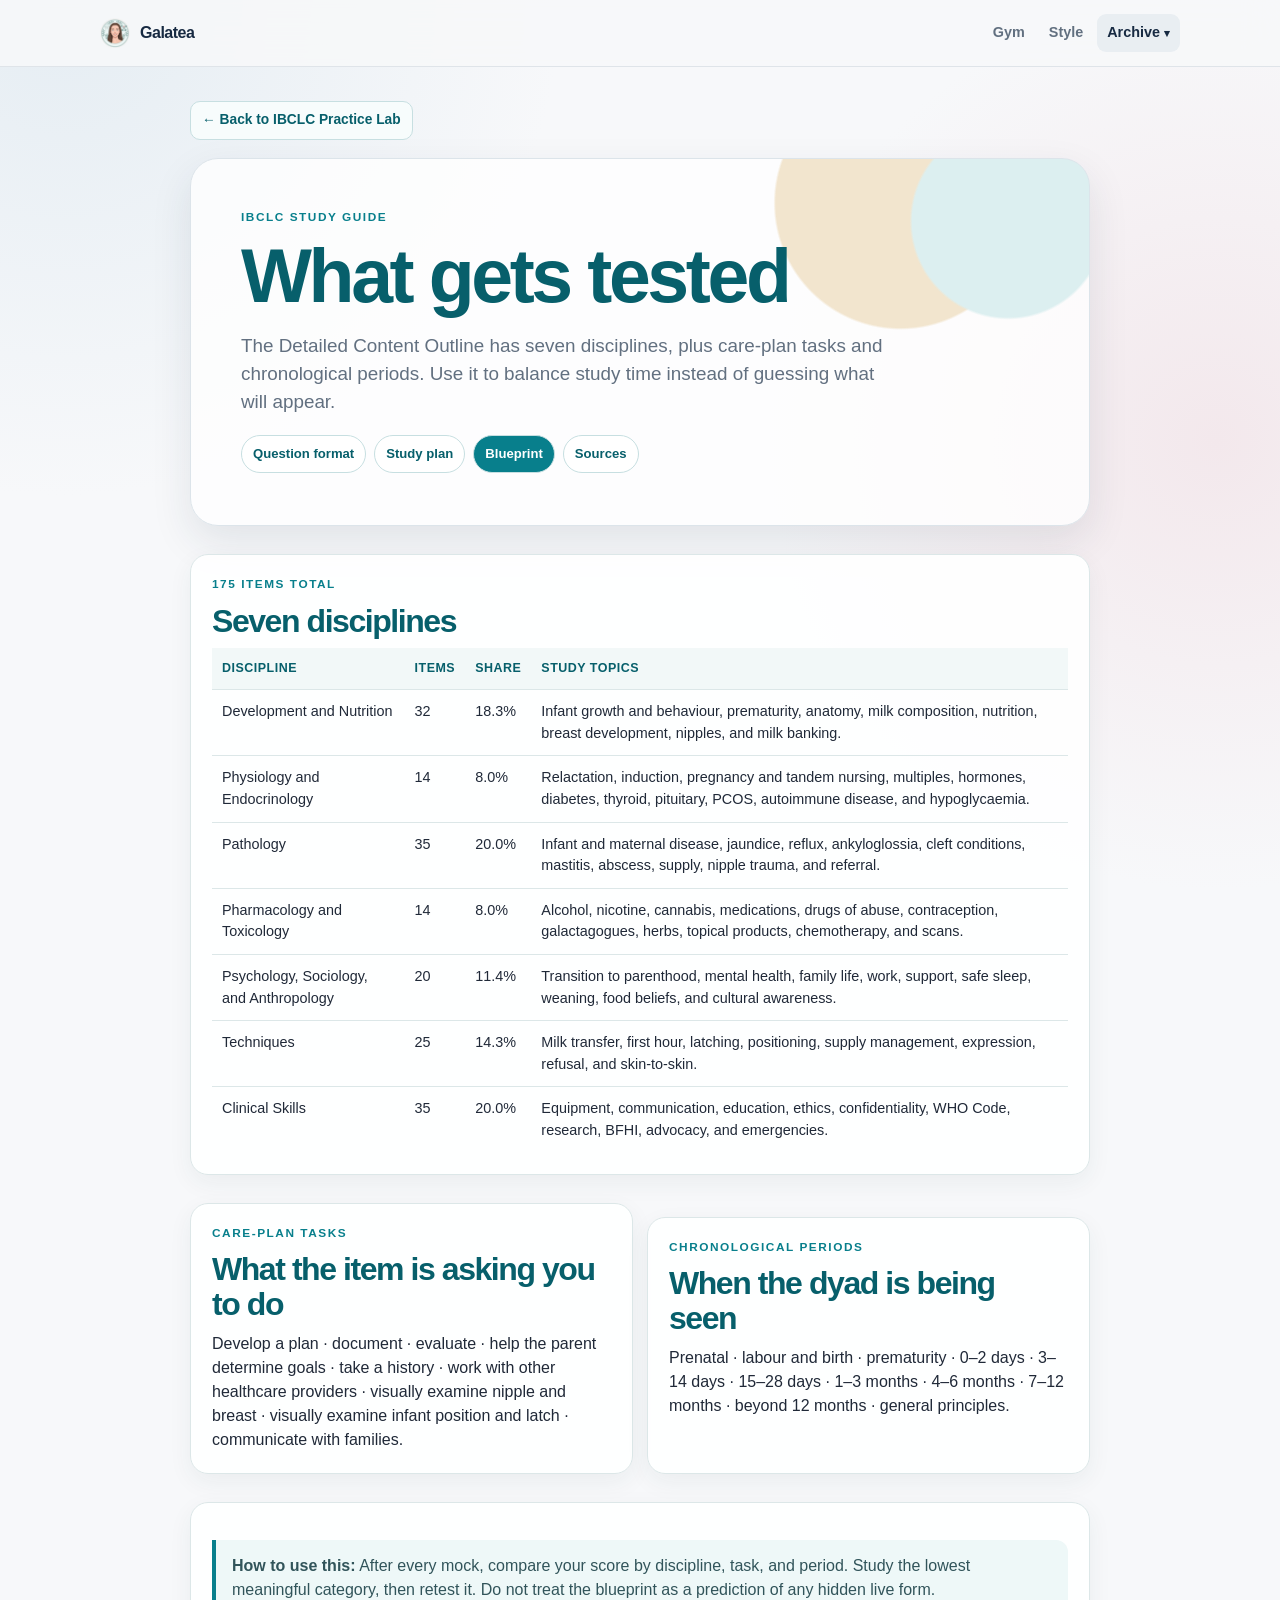
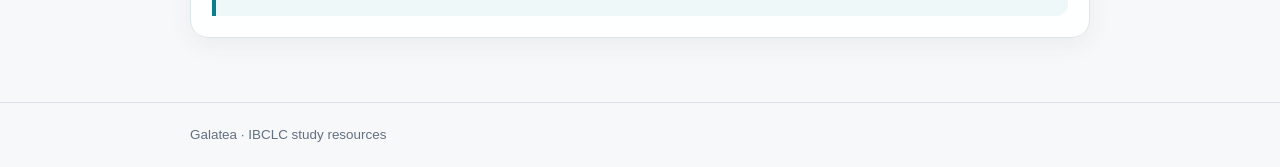
<file: ibclc/blueprint/index.html>
<!DOCTYPE html>
<html lang="en-AU">
<head>
  <meta charset="utf-8">
  <meta name="viewport" content="width=device-width, initial-scale=1, viewport-fit=cover">
  <meta name="theme-color" content="#f7f8fa">
  <meta name="description" content="The seven-domain IBCLC examination blueprint and study topics.">
  <link rel="manifest" href="../../manifest.webmanifest">
  <link rel="icon" type="image/png" sizes="64x64" href="../../icons/favicon.png">
  <link rel="stylesheet" href="../../assets/site.css">
  <link rel="stylesheet" href="../../assets/ibclc.css">
  <script src="../../assets/pwa.js" defer></script>
  <title>IBCLC Examination Blueprint · Galatea</title>
</head>
<body class="ibclc-doc-page">
  <a class="skip-link" href="#main">Skip to content</a>
  <header class="site-header"><nav class="site-nav" aria-label="Primary navigation"><a class="brand" href="../../"><img class="brand-icon" src="../../icons/favicon.png" alt="" width="30" height="30">Galatea</a><div class="nav-links"><a href="../../gym/">Gym</a><a href="../../style/">Style</a><details class="nav-dropdown"><summary class="nav-dropdown-toggle" aria-haspopup="menu" aria-current="page">Archive <span class="nav-dropdown-caret" aria-hidden="true">▾</span></summary><div class="nav-dropdown-menu" role="menu"><a href="../" role="menuitem" aria-current="page">IBCLC Practice Lab</a><a href="../../gym/progress/" role="menuitem">Cycle 1 Progress (Jul–Oct 2026)</a></div></details></div></nav></header>
  <main id="main" class="page-shell">
    <a class="doc-back" href="../">← Back to IBCLC Practice Lab</a>
    <section class="page-hero" aria-labelledby="title"><p class="eyebrow">IBCLC study guide</p><h1 id="title">What gets tested</h1><p class="lede">The Detailed Content Outline has seven disciplines, plus care-plan tasks and chronological periods. Use it to balance study time instead of guessing what will appear.</p><nav class="doc-nav" aria-label="IBCLC study resources"><a href="../how-questions-work/">Question format</a><a href="../study-plan/">Study plan</a><a href="./" aria-current="page">Blueprint</a><a href="../sources/">Sources</a></nav></section>
    <section class="doc-section doc-card" aria-labelledby="domains"><p class="eyebrow">175 items total</p><h2 id="domains">Seven disciplines</h2><div class="doc-table-wrap"><table class="doc-table"><thead><tr><th>Discipline</th><th>Items</th><th>Share</th><th>Study topics</th></tr></thead><tbody>
      <tr><td>Development and Nutrition</td><td>32</td><td>18.3%</td><td>Infant growth and behaviour, prematurity, anatomy, milk composition, nutrition, breast development, nipples, and milk banking.</td></tr>
      <tr><td>Physiology and Endocrinology</td><td>14</td><td>8.0%</td><td>Relactation, induction, pregnancy and tandem nursing, multiples, hormones, diabetes, thyroid, pituitary, PCOS, autoimmune disease, and hypoglycaemia.</td></tr>
      <tr><td>Pathology</td><td>35</td><td>20.0%</td><td>Infant and maternal disease, jaundice, reflux, ankyloglossia, cleft conditions, mastitis, abscess, supply, nipple trauma, and referral.</td></tr>
      <tr><td>Pharmacology and Toxicology</td><td>14</td><td>8.0%</td><td>Alcohol, nicotine, cannabis, medications, drugs of abuse, contraception, galactagogues, herbs, topical products, chemotherapy, and scans.</td></tr>
      <tr><td>Psychology, Sociology, and Anthropology</td><td>20</td><td>11.4%</td><td>Transition to parenthood, mental health, family life, work, support, safe sleep, weaning, food beliefs, and cultural awareness.</td></tr>
      <tr><td>Techniques</td><td>25</td><td>14.3%</td><td>Milk transfer, first hour, latching, positioning, supply management, expression, refusal, and skin-to-skin.</td></tr>
      <tr><td>Clinical Skills</td><td>35</td><td>20.0%</td><td>Equipment, communication, education, ethics, confidentiality, WHO Code, research, BFHI, advocacy, and emergencies.</td></tr>
    </tbody></table></div></section>
    <section class="doc-section doc-grid"><article class="doc-card"><p class="eyebrow">Care-plan tasks</p><h2>What the item is asking you to do</h2><p>Develop a plan · document · evaluate · help the parent determine goals · take a history · work with other healthcare providers · visually examine nipple and breast · visually examine infant position and latch · communicate with families.</p></article><article class="doc-card"><p class="eyebrow">Chronological periods</p><h2>When the dyad is being seen</h2><p>Prenatal · labour and birth · prematurity · 0–2 days · 3–14 days · 15–28 days · 1–3 months · 4–6 months · 7–12 months · beyond 12 months · general principles.</p></article></section>
    <section class="doc-section doc-card"><div class="doc-callout"><strong>How to use this:</strong> After every mock, compare your score by discipline, task, and period. Study the lowest meaningful category, then retest it. Do not treat the blueprint as a prediction of any hidden live form.</div></section>
  </main>
  <footer class="site-footer"><div class="page-shell">Galatea · IBCLC study resources</div></footer>
</body>
</html>
</file>
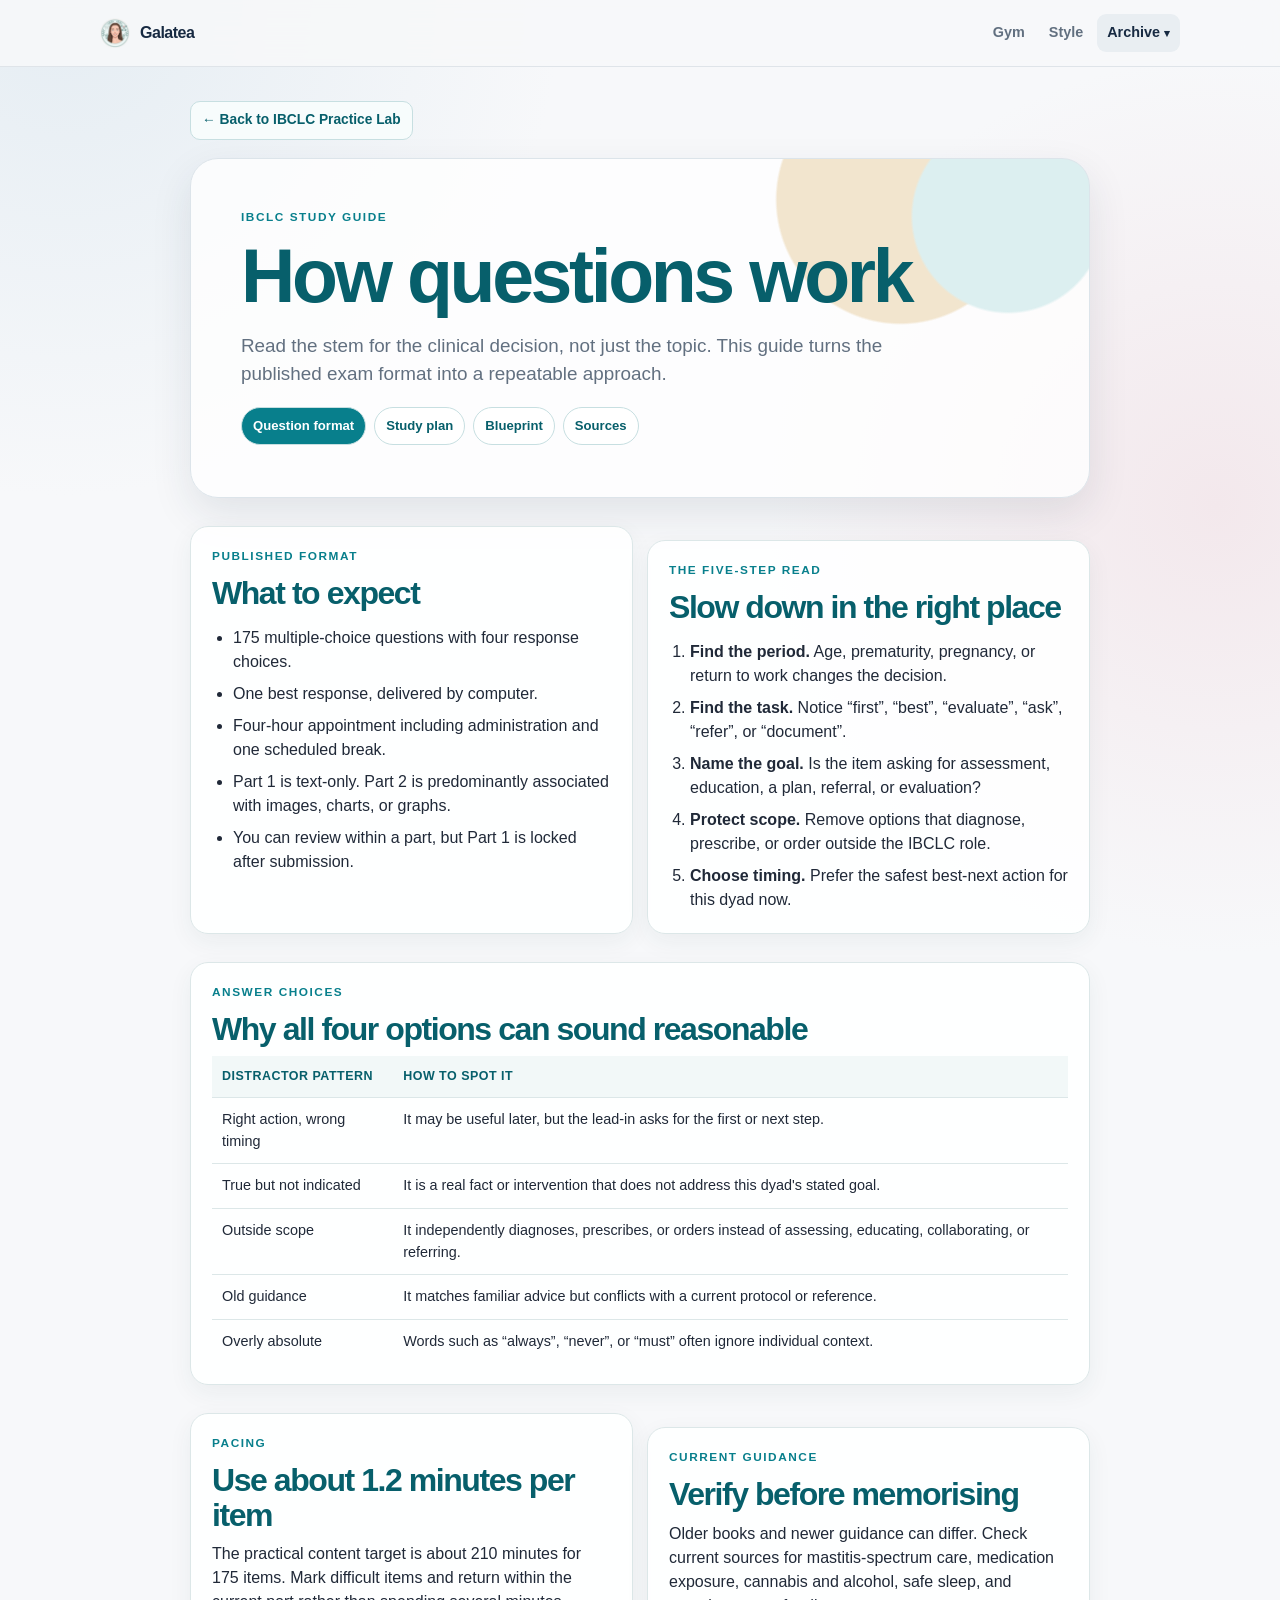
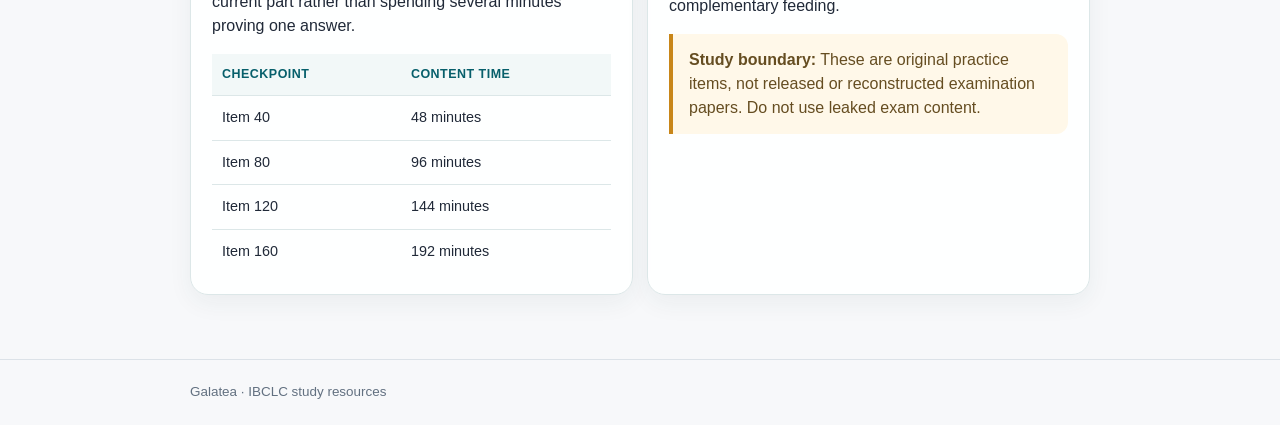
<file: ibclc/how-questions-work/index.html>
<!DOCTYPE html>
<html lang="en-AU">
<head>
  <meta charset="utf-8">
  <meta name="viewport" content="width=device-width, initial-scale=1, viewport-fit=cover">
  <meta name="theme-color" content="#f7f8fa">
  <meta name="description" content="How IBCLC examination questions are structured and how to approach them.">
  <link rel="manifest" href="../../manifest.webmanifest">
  <link rel="icon" type="image/png" sizes="64x64" href="../../icons/favicon.png">
  <link rel="stylesheet" href="../../assets/site.css">
  <link rel="stylesheet" href="../../assets/ibclc.css">
  <script src="../../assets/pwa.js" defer></script>
  <title>How IBCLC Questions Work · Galatea</title>
</head>
<body class="ibclc-doc-page">
  <a class="skip-link" href="#main">Skip to content</a>
  <header class="site-header">
    <nav class="site-nav" aria-label="Primary navigation">
      <a class="brand" href="../../"><img class="brand-icon" src="../../icons/favicon.png" alt="" width="30" height="30">Galatea</a>
      <div class="nav-links">
        <a href="../../gym/">Gym</a>
        <a href="../../style/">Style</a>
        <details class="nav-dropdown">
          <summary class="nav-dropdown-toggle" aria-haspopup="menu" aria-current="page">Archive <span class="nav-dropdown-caret" aria-hidden="true">▾</span></summary>
          <div class="nav-dropdown-menu" role="menu">
            <a href="../" role="menuitem" aria-current="page">IBCLC Practice Lab</a>
            <a href="../../gym/progress/" role="menuitem">Cycle 1 Progress (Jul–Oct 2026)</a>
          </div>
        </details>
      </div>
    </nav>
  </header>
  <main id="main" class="page-shell">
    <a class="doc-back" href="../">← Back to IBCLC Practice Lab</a>
    <section class="page-hero" aria-labelledby="title">
      <p class="eyebrow">IBCLC study guide</p>
      <h1 id="title">How questions work</h1>
      <p class="lede">Read the stem for the clinical decision, not just the topic. This guide turns the published exam format into a repeatable approach.</p>
      <nav class="doc-nav" aria-label="IBCLC study resources">
        <a href="./" aria-current="page">Question format</a><a href="../study-plan/">Study plan</a><a href="../blueprint/">Blueprint</a><a href="../sources/">Sources</a>
      </nav>
    </section>

    <section class="doc-section doc-grid">
      <article class="doc-card">
        <p class="eyebrow">Published format</p>
        <h2>What to expect</h2>
        <ul>
          <li>175 multiple-choice questions with four response choices.</li>
          <li>One best response, delivered by computer.</li>
          <li>Four-hour appointment including administration and one scheduled break.</li>
          <li>Part 1 is text-only. Part 2 is predominantly associated with images, charts, or graphs.</li>
          <li>You can review within a part, but Part 1 is locked after submission.</li>
        </ul>
      </article>
      <article class="doc-card">
        <p class="eyebrow">The five-step read</p>
        <h2>Slow down in the right place</h2>
        <ol>
          <li><strong>Find the period.</strong> Age, prematurity, pregnancy, or return to work changes the decision.</li>
          <li><strong>Find the task.</strong> Notice “first”, “best”, “evaluate”, “ask”, “refer”, or “document”.</li>
          <li><strong>Name the goal.</strong> Is the item asking for assessment, education, a plan, referral, or evaluation?</li>
          <li><strong>Protect scope.</strong> Remove options that diagnose, prescribe, or order outside the IBCLC role.</li>
          <li><strong>Choose timing.</strong> Prefer the safest best-next action for this dyad now.</li>
        </ol>
      </article>
    </section>

    <section class="doc-section doc-card" aria-labelledby="distractors">
      <p class="eyebrow">Answer choices</p>
      <h2 id="distractors">Why all four options can sound reasonable</h2>
      <div class="doc-table-wrap">
        <table class="doc-table">
          <thead><tr><th>Distractor pattern</th><th>How to spot it</th></tr></thead>
          <tbody>
            <tr><td>Right action, wrong timing</td><td>It may be useful later, but the lead-in asks for the first or next step.</td></tr>
            <tr><td>True but not indicated</td><td>It is a real fact or intervention that does not address this dyad's stated goal.</td></tr>
            <tr><td>Outside scope</td><td>It independently diagnoses, prescribes, or orders instead of assessing, educating, collaborating, or referring.</td></tr>
            <tr><td>Old guidance</td><td>It matches familiar advice but conflicts with a current protocol or reference.</td></tr>
            <tr><td>Overly absolute</td><td>Words such as “always”, “never”, or “must” often ignore individual context.</td></tr>
          </tbody>
        </table>
      </div>
    </section>

    <section class="doc-section doc-grid">
      <article class="doc-card">
        <p class="eyebrow">Pacing</p>
        <h2>Use about 1.2 minutes per item</h2>
        <p>The practical content target is about 210 minutes for 175 items. Mark difficult items and return within the current part rather than spending several minutes proving one answer.</p>
        <div class="doc-table-wrap"><table class="doc-table"><thead><tr><th>Checkpoint</th><th>Content time</th></tr></thead><tbody><tr><td>Item 40</td><td>48 minutes</td></tr><tr><td>Item 80</td><td>96 minutes</td></tr><tr><td>Item 120</td><td>144 minutes</td></tr><tr><td>Item 160</td><td>192 minutes</td></tr></tbody></table></div>
      </article>
      <article class="doc-card">
        <p class="eyebrow">Current guidance</p>
        <h2>Verify before memorising</h2>
        <p>Older books and newer guidance can differ. Check current sources for mastitis-spectrum care, medication exposure, cannabis and alcohol, safe sleep, and complementary feeding.</p>
        <div class="doc-callout warning"><strong>Study boundary:</strong> These are original practice items, not released or reconstructed examination papers. Do not use leaked exam content.</div>
      </article>
    </section>
  </main>
  <footer class="site-footer"><div class="page-shell">Galatea · IBCLC study resources</div></footer>
</body>
</html>
</file>
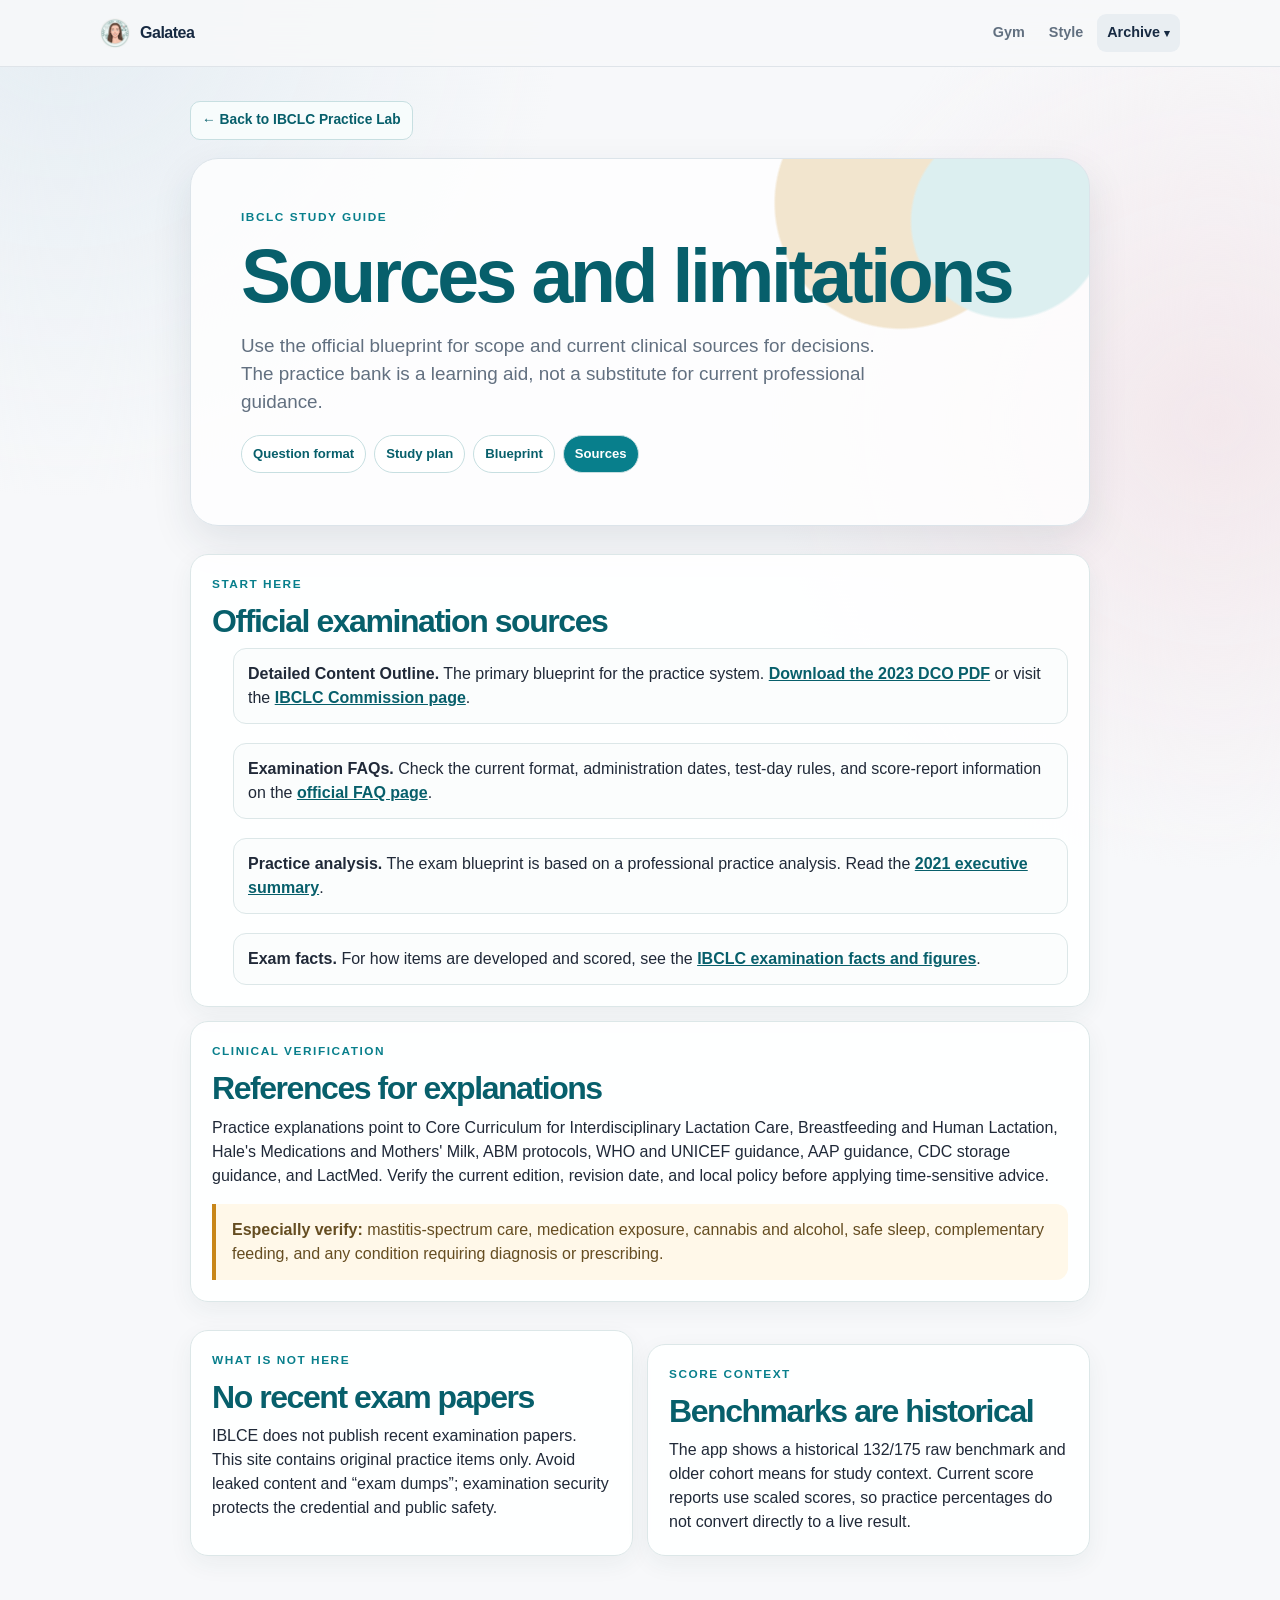
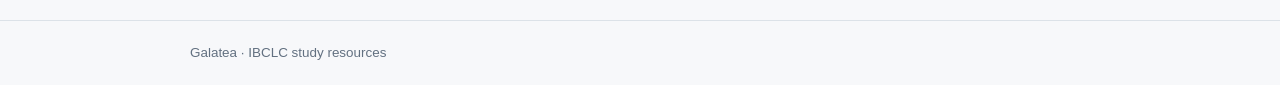
<file: ibclc/sources/index.html>
<!DOCTYPE html>
<html lang="en-AU">
<head>
  <meta charset="utf-8">
  <meta name="viewport" content="width=device-width, initial-scale=1, viewport-fit=cover">
  <meta name="theme-color" content="#f7f8fa">
  <meta name="description" content="Official IBCLC examination sources, references, and study limitations.">
  <link rel="manifest" href="../../manifest.webmanifest">
  <link rel="icon" type="image/png" sizes="64x64" href="../../icons/favicon.png">
  <link rel="stylesheet" href="../../assets/site.css">
  <link rel="stylesheet" href="../../assets/ibclc.css">
  <script src="../../assets/pwa.js" defer></script>
  <title>IBCLC Sources and References · Galatea</title>
</head>
<body class="ibclc-doc-page">
  <a class="skip-link" href="#main">Skip to content</a>
  <header class="site-header"><nav class="site-nav" aria-label="Primary navigation"><a class="brand" href="../../"><img class="brand-icon" src="../../icons/favicon.png" alt="" width="30" height="30">Galatea</a><div class="nav-links"><a href="../../gym/">Gym</a><a href="../../style/">Style</a><details class="nav-dropdown"><summary class="nav-dropdown-toggle" aria-haspopup="menu" aria-current="page">Archive <span class="nav-dropdown-caret" aria-hidden="true">▾</span></summary><div class="nav-dropdown-menu" role="menu"><a href="../" role="menuitem" aria-current="page">IBCLC Practice Lab</a><a href="../../gym/progress/" role="menuitem">Cycle 1 Progress (Jul–Oct 2026)</a></div></details></div></nav></header>
  <main id="main" class="page-shell">
    <a class="doc-back" href="../">← Back to IBCLC Practice Lab</a>
    <section class="page-hero" aria-labelledby="title"><p class="eyebrow">IBCLC study guide</p><h1 id="title">Sources and limitations</h1><p class="lede">Use the official blueprint for scope and current clinical sources for decisions. The practice bank is a learning aid, not a substitute for current professional guidance.</p><nav class="doc-nav" aria-label="IBCLC study resources"><a href="../how-questions-work/">Question format</a><a href="../study-plan/">Study plan</a><a href="../blueprint/">Blueprint</a><a href="./" aria-current="page">Sources</a></nav></section>
    <section class="doc-section doc-card" aria-labelledby="official"><p class="eyebrow">Start here</p><h2 id="official">Official examination sources</h2><ul class="source-list">
      <li><strong>Detailed Content Outline.</strong> The primary blueprint for the practice system. <a href="../reference/2023-IBCLC-Detailed-Content-Outline.pdf">Download the 2023 DCO PDF</a> or visit the <a href="https://ibclc-commission.org/ibclc-information/detailed-content-outline/" target="_blank" rel="noreferrer">IBCLC Commission page</a>.</li>
      <li><strong>Examination FAQs.</strong> Check the current format, administration dates, test-day rules, and score-report information on the <a href="https://ibclc-commission.org/examination-faqs/" target="_blank" rel="noreferrer">official FAQ page</a>.</li>
      <li><strong>Practice analysis.</strong> The exam blueprint is based on a professional practice analysis. Read the <a href="https://ibclc-commission.org/ibclc-information/2021-international-practice-analysis-executive-summary/" target="_blank" rel="noreferrer">2021 executive summary</a>.</li>
      <li><strong>Exam facts.</strong> For how items are developed and scored, see the <a href="https://ibclc-commission.org/about/ibclc-exam-facts/" target="_blank" rel="noreferrer">IBCLC examination facts and figures</a>.</li>
    </ul></section>
    <section class="doc-section doc-card" aria-labelledby="clinical"><p class="eyebrow">Clinical verification</p><h2 id="clinical">References for explanations</h2><p>Practice explanations point to Core Curriculum for Interdisciplinary Lactation Care, Breastfeeding and Human Lactation, Hale's Medications and Mothers' Milk, ABM protocols, WHO and UNICEF guidance, AAP guidance, CDC storage guidance, and LactMed. Verify the current edition, revision date, and local policy before applying time-sensitive advice.</p><div class="doc-callout warning"><strong>Especially verify:</strong> mastitis-spectrum care, medication exposure, cannabis and alcohol, safe sleep, complementary feeding, and any condition requiring diagnosis or prescribing.</div></section>
    <section class="doc-section doc-grid"><article class="doc-card"><p class="eyebrow">What is not here</p><h2>No recent exam papers</h2><p>IBLCE does not publish recent examination papers. This site contains original practice items only. Avoid leaked content and “exam dumps”; examination security protects the credential and public safety.</p></article><article class="doc-card"><p class="eyebrow">Score context</p><h2>Benchmarks are historical</h2><p>The app shows a historical 132/175 raw benchmark and older cohort means for study context. Current score reports use scaled scores, so practice percentages do not convert directly to a live result.</p></article></section>
  </main>
  <footer class="site-footer"><div class="page-shell">Galatea · IBCLC study resources</div></footer>
</body>
</html>
</file>
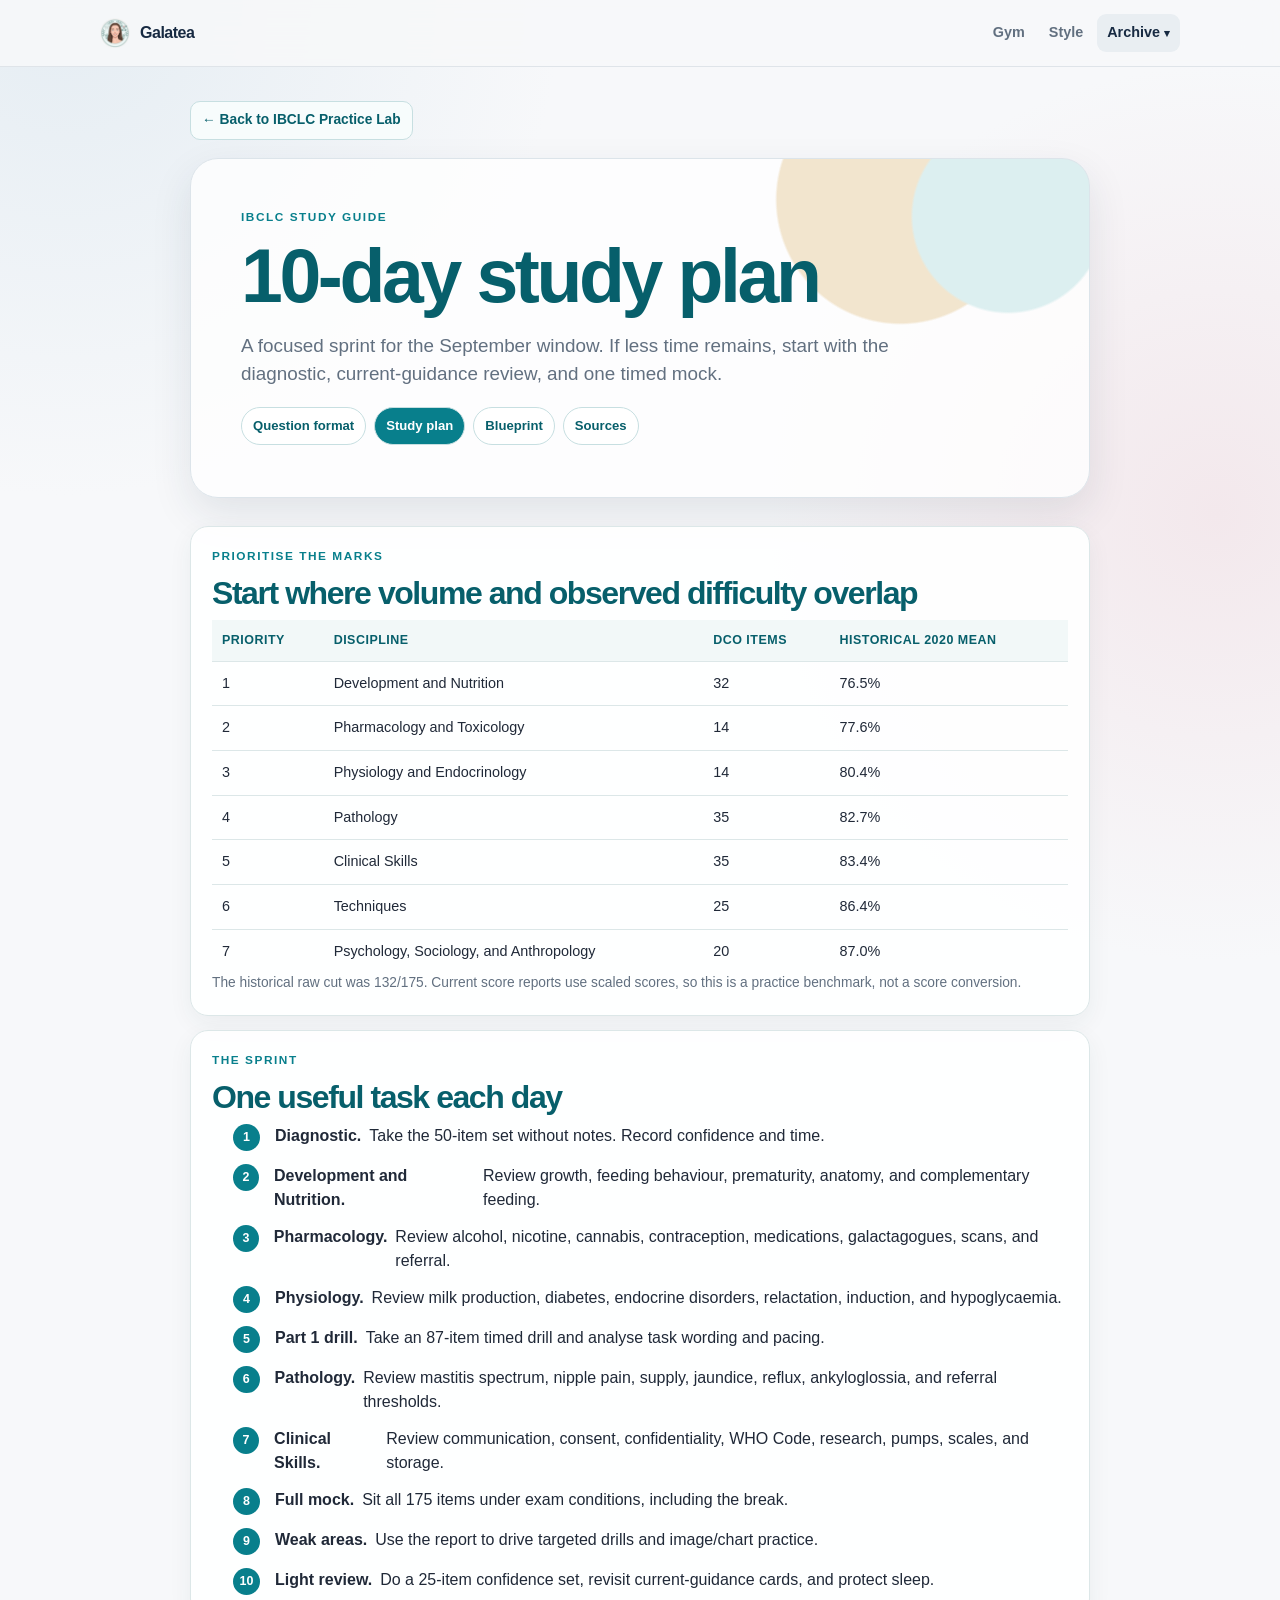
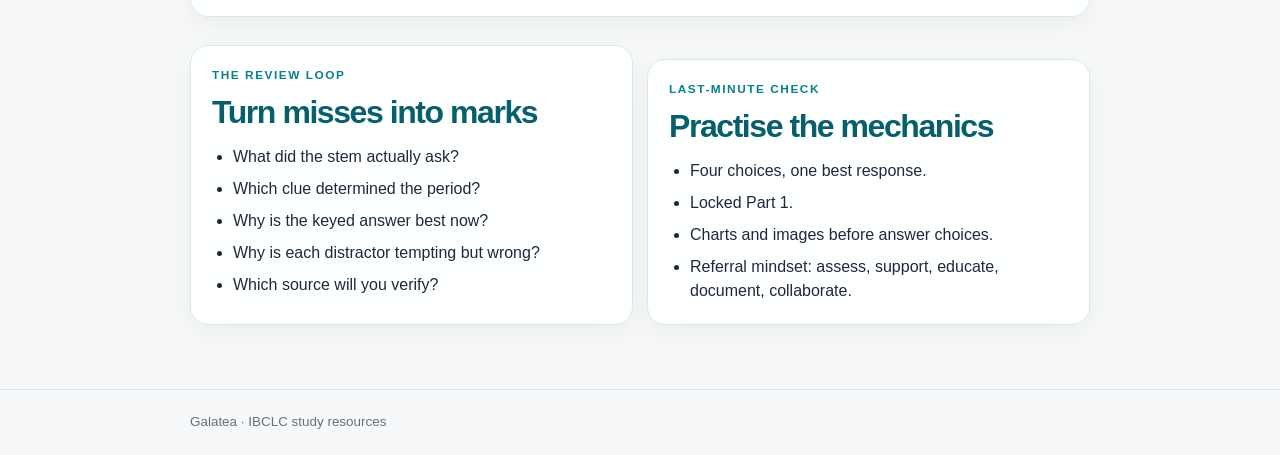
<file: ibclc/study-plan/index.html>
<!DOCTYPE html>
<html lang="en-AU">
<head>
  <meta charset="utf-8">
  <meta name="viewport" content="width=device-width, initial-scale=1, viewport-fit=cover">
  <meta name="theme-color" content="#f7f8fa">
  <meta name="description" content="A focused 10-day IBCLC examination study plan.">
  <link rel="manifest" href="../../manifest.webmanifest">
  <link rel="icon" type="image/png" sizes="64x64" href="../../icons/favicon.png">
  <link rel="stylesheet" href="../../assets/site.css">
  <link rel="stylesheet" href="../../assets/ibclc.css">
  <script src="../../assets/pwa.js" defer></script>
  <title>IBCLC 10-Day Study Plan · Galatea</title>
</head>
<body class="ibclc-doc-page">
  <a class="skip-link" href="#main">Skip to content</a>
  <header class="site-header"><nav class="site-nav" aria-label="Primary navigation"><a class="brand" href="../../"><img class="brand-icon" src="../../icons/favicon.png" alt="" width="30" height="30">Galatea</a><div class="nav-links"><a href="../../gym/">Gym</a><a href="../../style/">Style</a><details class="nav-dropdown"><summary class="nav-dropdown-toggle" aria-haspopup="menu" aria-current="page">Archive <span class="nav-dropdown-caret" aria-hidden="true">▾</span></summary><div class="nav-dropdown-menu" role="menu"><a href="../" role="menuitem" aria-current="page">IBCLC Practice Lab</a><a href="../../gym/progress/" role="menuitem">Cycle 1 Progress (Jul–Oct 2026)</a></div></details></div></nav></header>
  <main id="main" class="page-shell">
    <a class="doc-back" href="../">← Back to IBCLC Practice Lab</a>
    <section class="page-hero" aria-labelledby="title"><p class="eyebrow">IBCLC study guide</p><h1 id="title">10-day study plan</h1><p class="lede">A focused sprint for the September window. If less time remains, start with the diagnostic, current-guidance review, and one timed mock.</p><nav class="doc-nav" aria-label="IBCLC study resources"><a href="../how-questions-work/">Question format</a><a href="./" aria-current="page">Study plan</a><a href="../blueprint/">Blueprint</a><a href="../sources/">Sources</a></nav></section>
    <section class="doc-section doc-card" aria-labelledby="priority"><p class="eyebrow">Prioritise the marks</p><h2 id="priority">Start where volume and observed difficulty overlap</h2><div class="doc-table-wrap"><table class="doc-table"><thead><tr><th>Priority</th><th>Discipline</th><th>DCO items</th><th>Historical 2020 mean</th></tr></thead><tbody>
      <tr><td>1</td><td>Development and Nutrition</td><td>32</td><td>76.5%</td></tr><tr><td>2</td><td>Pharmacology and Toxicology</td><td>14</td><td>77.6%</td></tr><tr><td>3</td><td>Physiology and Endocrinology</td><td>14</td><td>80.4%</td></tr><tr><td>4</td><td>Pathology</td><td>35</td><td>82.7%</td></tr><tr><td>5</td><td>Clinical Skills</td><td>35</td><td>83.4%</td></tr><tr><td>6</td><td>Techniques</td><td>25</td><td>86.4%</td></tr><tr><td>7</td><td>Psychology, Sociology, and Anthropology</td><td>20</td><td>87.0%</td></tr>
    </tbody></table></div><p class="small-note">The historical raw cut was 132/175. Current score reports use scaled scores, so this is a practice benchmark, not a score conversion.</p></section>
    <section class="doc-section doc-card" aria-labelledby="days"><p class="eyebrow">The sprint</p><h2 id="days">One useful task each day</h2><ol class="plan-list">
      <li><span class="doc-number">1</span><strong>Diagnostic.</strong> Take the 50-item set without notes. Record confidence and time.</li>
      <li><span class="doc-number">2</span><strong>Development and Nutrition.</strong> Review growth, feeding behaviour, prematurity, anatomy, and complementary feeding.</li>
      <li><span class="doc-number">3</span><strong>Pharmacology.</strong> Review alcohol, nicotine, cannabis, contraception, medications, galactagogues, scans, and referral.</li>
      <li><span class="doc-number">4</span><strong>Physiology.</strong> Review milk production, diabetes, endocrine disorders, relactation, induction, and hypoglycaemia.</li>
      <li><span class="doc-number">5</span><strong>Part 1 drill.</strong> Take an 87-item timed drill and analyse task wording and pacing.</li>
      <li><span class="doc-number">6</span><strong>Pathology.</strong> Review mastitis spectrum, nipple pain, supply, jaundice, reflux, ankyloglossia, and referral thresholds.</li>
      <li><span class="doc-number">7</span><strong>Clinical Skills.</strong> Review communication, consent, confidentiality, WHO Code, research, pumps, scales, and storage.</li>
      <li><span class="doc-number">8</span><strong>Full mock.</strong> Sit all 175 items under exam conditions, including the break.</li>
      <li><span class="doc-number">9</span><strong>Weak areas.</strong> Use the report to drive targeted drills and image/chart practice.</li>
      <li><span class="doc-number">10</span><strong>Light review.</strong> Do a 25-item confidence set, revisit current-guidance cards, and protect sleep.</li>
    </ol></section>
    <section class="doc-section doc-grid"><article class="doc-card"><p class="eyebrow">The review loop</p><h2>Turn misses into marks</h2><ul><li>What did the stem actually ask?</li><li>Which clue determined the period?</li><li>Why is the keyed answer best now?</li><li>Why is each distractor tempting but wrong?</li><li>Which source will you verify?</li></ul></article><article class="doc-card"><p class="eyebrow">Last-minute check</p><h2>Practise the mechanics</h2><ul><li>Four choices, one best response.</li><li>Locked Part 1.</li><li>Charts and images before answer choices.</li><li>Referral mindset: assess, support, educate, document, collaborate.</li></ul></article></section>
  </main>
  <footer class="site-footer"><div class="page-shell">Galatea · IBCLC study resources</div></footer>
</body>
</html>
</file>
<file: assets/site.css>
:root {
  --paper: #f7f8fa;
  --surface: #ffffff;
  --ink: #202938;
  --muted: #627080;
  --line: #dce2e8;
  --navy: #243b58;
  --navy-deep: #172a42;
  --blue: #58738a;
  --sky: #dce8ef;
  --berry: #9d486f;
  --berry-soft: #f2e4eb;
  --rose: #b85f76;
  --rose-soft: #f8e9ec;
  --shadow: 0 16px 40px rgba(30, 47, 68, 0.1);
  --radius: 20px;
  color-scheme: light;
}

* {
  box-sizing: border-box;
}

html {
  background: var(--paper);
  scroll-behavior: smooth;
}

body {
  min-width: 320px;
  min-height: 100vh;
  margin: 0;
  color: var(--ink);
  background:
    radial-gradient(circle at 5% 0%, #e5edf3 0, transparent 31rem),
    radial-gradient(circle at 95% 25%, #f3e8ec 0, transparent 28rem),
    var(--paper);
  font: 16px/1.5 -apple-system, BlinkMacSystemFont, "Segoe UI", sans-serif;
}

a {
  color: inherit;
}

button,
input {
  font: inherit;
}

button {
  min-height: 44px;
  cursor: pointer;
  touch-action: manipulation;
}

button:focus-visible,
a:focus-visible,
input:focus-visible,
summary:focus-visible {
  outline: 3px solid #6083a8;
  outline-offset: 3px;
}

.skip-link {
  position: fixed;
  z-index: 50;
  top: 12px;
  left: 12px;
  padding: 9px 12px;
  border-radius: 10px;
  color: #fff;
  background: var(--navy-deep);
  transform: translateY(-150%);
}

.skip-link:focus {
  transform: translateY(0);
}

.site-header {
  position: sticky;
  z-index: 10;
  top: 0;
  border-bottom: 1px solid rgba(220, 226, 232, 0.88);
  background: rgba(247, 248, 250, 0.86);
  backdrop-filter: blur(16px);
}

.site-nav,
.page-shell {
  width: min(100% - 32px, 1080px);
  margin: auto;
}

.site-nav {
  display: flex;
  min-height: 66px;
  gap: 16px;
  align-items: center;
  justify-content: space-between;
}

.brand {
  display: inline-flex;
  gap: 10px;
  align-items: center;
  color: var(--navy-deep);
  font-weight: 850;
  letter-spacing: -0.03em;
  text-decoration: none;
}

.brand-icon {
  display: block;
  width: 30px;
  height: 30px;
  flex: 0 0 auto;
  object-fit: contain;
}

.nav-links {
  display: flex;
  gap: 4px;
  align-items: center;
}

.nav-links a,
.nav-dropdown-toggle {
  display: inline-flex;
  align-items: center;
  gap: 4px;
  padding: 8px 10px;
  border: 0;
  border-radius: 9px;
  background: transparent;
  color: var(--muted);
  font-family: inherit;
  font-size: 0.9rem;
  font-weight: 750;
  line-height: inherit;
  text-decoration: none;
  cursor: pointer;
  -webkit-appearance: none;
  appearance: none;
}

.nav-links a[aria-current="page"],
.nav-links a:hover,
.nav-dropdown-toggle:hover,
.nav-dropdown[open] > .nav-dropdown-toggle,
.nav-dropdown-toggle[aria-current="page"] {
  color: var(--navy-deep);
  background: #e9eef2;
}

.nav-dropdown {
  position: relative;
  display: inline-block;
}

.nav-dropdown summary {
  list-style: none;
}

.nav-dropdown summary::-webkit-details-marker {
  display: none;
}

.nav-dropdown-caret {
  display: inline-block;
  font-size: 0.68rem;
  line-height: 1;
  transition: transform 0.15s ease;
}

.nav-dropdown[open] .nav-dropdown-caret {
  transform: rotate(180deg);
}

.nav-dropdown-menu {
  position: absolute;
  top: calc(100% + 6px);
  right: 0;
  min-width: 190px;
  padding: 6px;
  border: 1px solid var(--line);
  border-radius: 12px;
  background: var(--surface);
  box-shadow: 0 10px 28px rgba(30, 47, 68, 0.12), 0 2px 6px rgba(30, 47, 68, 0.05);
  display: flex;
  flex-direction: column;
  gap: 2px;
  z-index: 100;
}

.nav-dropdown-menu a {
  display: block;
  padding: 8px 12px;
  border-radius: 8px;
  color: var(--ink);
  font-size: 0.86rem;
  font-weight: 700;
  text-decoration: none;
  white-space: nowrap;
}

.nav-dropdown-menu a:hover,
.nav-dropdown-menu a:focus {
  color: var(--navy-deep);
  background: #e9eef2;
  outline: none;
}

.nav-dropdown-menu a[aria-current="page"] {
  color: var(--navy-deep);
  background: #e0e8ef;
}

.page-shell {
  padding: 34px 0 64px;
}

.eyebrow {
  margin: 0 0 10px;
  color: var(--blue);
  font-size: 0.74rem;
  font-weight: 850;
  letter-spacing: 0.13em;
  text-transform: uppercase;
}

h1,
h2,
h3,
p {
  margin-top: 0;
}

h1,
h2,
h3 {
  color: var(--navy-deep);
  line-height: 1.08;
  letter-spacing: -0.045em;
}

h1 {
  margin-bottom: 14px;
  font-size: clamp(2.55rem, 7vw, 4.7rem);
}

h2 {
  margin-bottom: 10px;
  font-size: clamp(1.38rem, 4vw, 2rem);
}

h3 {
  margin-bottom: 7px;
  font-size: 1.04rem;
}

.lede {
  max-width: 62ch;
  color: var(--muted);
  font-size: clamp(1rem, 2.2vw, 1.18rem);
}

.hero {
  position: relative;
  overflow: hidden;
  padding: clamp(28px, 6vw, 68px);
  border: 1px solid #dfe6ec;
  border-radius: clamp(24px, 5vw, 34px);
  background:
    radial-gradient(circle at 86% 12%, #e0eaf2 0 0, #e0eaf2 10%, transparent 10.3%),
    radial-gradient(circle at 91% 26%, #eedee5 0 0, #eedee5 17%, transparent 17.3%),
    linear-gradient(135deg, #fcfdfd 0%, #f0f4f7 100%);
  box-shadow: var(--shadow);
}

.hero::after {
  position: absolute;
  right: 7%;
  bottom: -48px;
  width: 190px;
  height: 190px;
  border: 1px solid rgba(77, 113, 143, 0.22);
  border-radius: 50%;
  content: "";
}

.hero > * {
  position: relative;
  z-index: 1;
}

.hero-actions,
.button-row {
  display: flex;
  gap: 10px;
  flex-wrap: wrap;
  align-items: center;
  margin-top: 22px;
}

.button {
  display: inline-flex;
  min-height: 44px;
  padding: 0 16px;
  border: 1px solid transparent;
  border-radius: 12px;
  align-items: center;
  justify-content: center;
  font-size: 0.93rem;
  font-weight: 800;
  text-decoration: none;
}

.button-primary {
  color: #fff;
  background: var(--navy);
}

.button-primary:hover {
  background: var(--navy-deep);
}

.button-secondary {
  border-color: #c7d4df;
  color: var(--navy);
  background: rgba(255, 255, 255, 0.7);
}

.button-secondary:hover {
  background: #fff;
}

.section {
  margin-top: clamp(38px, 7vw, 70px);
}

.section-heading {
  max-width: 700px;
  margin-bottom: 18px;
}

.section-heading p:last-child {
  margin-bottom: 0;
}

.info-grid,
.formula-grid,
.retailer-grid {
  display: grid;
  gap: 16px;
}

.info-card,
.formula-card,
.retailer-card,
.content-card {
  border: 1px solid var(--line);
  border-radius: var(--radius);
  background: rgba(255, 255, 255, 0.92);
  box-shadow: 0 8px 24px rgba(35, 52, 73, 0.055);
}

.info-grid {
  grid-template-columns: repeat(3, minmax(0, 1fr));
}

.info-card,
.formula-card,
.retailer-card,
.content-card {
  padding: 18px;
}

.info-card p,
.formula-card p,
.retailer-card p,
.content-card p:last-child {
  margin-bottom: 0;
}

.meta {
  color: var(--muted);
  font-size: 0.88rem;
}

.site-footer {
  padding: 22px 0 calc(22px + env(safe-area-inset-bottom));
  border-top: 1px solid var(--line);
  color: var(--muted);
  font-size: 0.84rem;
}

.site-footer .page-shell {
  padding: 0;
}

.page-hero {
  padding: clamp(24px, 5vw, 50px);
  border: 1px solid #dce4ea;
  border-radius: 28px;
  background: rgba(255, 255, 255, 0.72);
  box-shadow: var(--shadow);
}

.page-hero-style {
  background:
    radial-gradient(circle at 89% 20%, #e7dce6 0 0, #e7dce6 10%, transparent 10.3%),
    radial-gradient(circle at 77% 13%, #dce8ef 0 0, #dce8ef 16%, transparent 16.3%),
    rgba(255, 255, 255, 0.74);
}

.quick-nav {
  display: flex;
  gap: 8px;
  margin-top: 20px;
  overflow-x: auto;
  scrollbar-width: none;
}

.quick-nav::-webkit-scrollbar {
  display: none;
}

.quick-nav a {
  flex: 0 0 auto;
  padding: 8px 10px;
  border: 1px solid #c9d7e2;
  border-radius: 999px;
  color: var(--navy);
  background: #fff;
  font-size: 0.84rem;
  font-weight: 800;
  text-decoration: none;
}

.style-section-nav {
  width: min(100% - 32px, 1080px);
  min-height: 48px;
  margin: 0 auto;
  padding: 0 0 10px;
  align-items: center;
}

.style-section-nav a {
  display: inline-flex;
  min-height: 38px;
  padding: 0 13px;
  align-items: center;
  border-color: #ccd8e0;
  color: #526c80;
  background: rgba(255, 255, 255, 0.76);
}

.style-section-nav a:hover,
.style-section-nav a[aria-current="location"] {
  border-color: var(--navy);
  color: #fff;
  background: var(--navy);
}

.style-page section[id] {
  scroll-margin-top: 134px;
}

.profile-card {
  border-top: 4px solid #8ca9ba;
}

.profile-card:nth-child(2) {
  border-top-color: #788da3;
}

.profile-card:nth-child(3) {
  border-top-color: var(--berry);
}

.profile-card .eyebrow {
  margin-bottom: 7px;
}

.profile-card h3 {
  margin-bottom: 8px;
}

.shopping-prompt-card {
  display: grid;
  gap: 16px;
  border-top: 4px solid var(--berry);
}

.shopping-prompt-steps {
  display: grid;
  gap: 10px;
  grid-template-columns: repeat(3, minmax(0, 1fr));
  margin: 0;
  padding: 0;
  counter-reset: shopping-step;
  list-style: none;
}

.shopping-prompt-steps li {
  min-height: 92px;
  padding: 13px;
  border: 1px solid #d7e1e7;
  border-radius: 14px;
  color: var(--muted);
  background: #fff;
  font-size: 0.86rem;
  font-weight: 650;
  line-height: 1.42;
}

.shopping-prompt-steps li::before {
  display: grid;
  width: 24px;
  height: 24px;
  margin-bottom: 8px;
  border-radius: 50%;
  place-items: center;
  color: #fff;
  background: var(--blue);
  content: counter(shopping-step);
  counter-increment: shopping-step;
  font-size: 0.72rem;
  font-weight: 850;
}

.shopping-prompt-steps strong {
  color: var(--navy-deep);
}

.shopping-prompt-actions {
  display: flex;
  gap: 12px;
  flex-wrap: wrap;
  align-items: center;
}

.copy-status {
  min-height: 1.5em;
  margin: 0;
  color: var(--muted);
  font-size: 0.86rem;
  font-weight: 650;
}

.shopping-prompt-details {
  border: 1px solid #ccdbe4;
  border-radius: 14px;
  background: #f8fbfc;
}

.shopping-prompt-details summary {
  padding: 13px 14px;
  color: var(--navy);
  cursor: pointer;
  font-size: 0.9rem;
  font-weight: 800;
}

.shopping-prompt-details[open] summary {
  border-bottom: 1px solid #ccdbe4;
}

.shopping-prompt-preview {
  max-height: 450px;
  margin: 0;
  padding: 14px;
  overflow: auto;
  color: #3b4c5c;
  font: 0.78rem/1.5 -apple-system, BlinkMacSystemFont, "Segoe UI", sans-serif;
  white-space: pre-wrap;
  word-break: normal;
}

.check-copy {
  display: grid;
  gap: 2px;
}

.check-copy strong {
  color: var(--navy-deep);
  font-size: 0.9rem;
}

.check-copy small {
  color: var(--muted);
  font-size: 0.79rem;
  font-weight: 650;
  line-height: 1.35;
}

.style-tag-list {
  display: flex;
  gap: 7px;
  flex-wrap: wrap;
  margin: 0 0 13px;
}

.style-tag-list span {
  padding: 6px 9px;
  border: 1px solid #bbd0db;
  border-radius: 999px;
  color: #395e75;
  background: #edf5f7;
  font-size: 0.76rem;
  font-weight: 800;
  line-height: 1.2;
}

.style-tag-list-skip span {
  border-color: #e3c8d3;
  color: #7f435e;
  background: #fbf0f3;
}

.style-tag-list-large span {
  padding: 8px 10px;
}

.fit-grid {
  display: grid;
  gap: 14px;
  grid-template-columns: repeat(3, minmax(0, 1fr));
}

.fit-card {
  border-top: 4px solid #617f94;
}

.fit-card .eyebrow {
  margin-bottom: 7px;
}

.fit-details {
  display: grid;
  gap: 10px;
  margin: 0;
}

.fit-details div {
  display: grid;
  gap: 3px;
}

.fit-details dt {
  color: #49687e;
  font-size: 0.72rem;
  font-weight: 850;
  letter-spacing: 0.1em;
  text-transform: uppercase;
}

.fit-details dd {
  margin: 0;
  color: var(--muted);
  font-size: 0.84rem;
  font-weight: 650;
  line-height: 1.38;
}

.fit-skip {
  margin-top: 14px;
}

.fit-skip h3 {
  margin-bottom: 12px;
}

.outfit-list {
  display: grid;
  gap: 10px;
  margin: 0;
  padding: 0;
  list-style: none;
}

.outfit-list li {
  display: flex;
  gap: 5px;
  flex-wrap: wrap;
  align-items: center;
}

.outfit-list span {
  display: inline-flex;
  padding: 5px 7px;
  border: 1px solid #d3dfe6;
  border-radius: 8px;
  color: #40586c;
  background: #fff;
  font-size: 0.76rem;
  font-weight: 750;
  line-height: 1.2;
}

.outfit-list span + span::before {
  margin-right: 5px;
  color: #7f8994;
  content: "+";
}

.decision-flow {
  display: grid;
  gap: 12px;
  grid-template-columns: repeat(4, minmax(0, 1fr));
}

.decision-step {
  display: flex;
  min-height: 142px;
  gap: 10px;
  padding: 15px;
  border: 1px solid var(--line);
  border-top: 4px solid #617f94;
  border-radius: var(--radius);
  background: rgba(255, 255, 255, 0.92);
  box-shadow: 0 8px 24px rgba(35, 52, 73, 0.055);
}

.decision-step > span {
  display: grid;
  flex: 0 0 auto;
  width: 28px;
  height: 28px;
  place-items: center;
  border-radius: 50%;
  color: #fff;
  background: #617f94;
  font-size: 0.76rem;
  font-weight: 850;
}

.decision-step h3 {
  margin-bottom: 5px;
  font-size: 0.98rem;
}

.decision-step p {
  margin: 0;
  color: var(--muted);
  font-size: 0.8rem;
  font-weight: 650;
  line-height: 1.35;
}

.decision-tailor {
  border-top-color: #7894a5;
}

.decision-tailor > span {
  background: #7894a5;
}

.decision-release {
  border-top-color: var(--berry);
}

.decision-release > span {
  background: var(--berry);
}

.decision-test {
  border-top-color: #8d6f94;
}

.decision-test > span {
  background: #8d6f94;
}

.callout {
  padding: 14px 16px;
  border-left: 4px solid var(--berry);
  border-radius: 0 14px 14px 0;
  color: #4d4050;
  background: var(--berry-soft);
}

.callout p:last-child {
  margin-bottom: 0;
}

.style-panel {
  border-color: #cbd9e2;
}

.check-layout {
  display: grid;
  gap: 16px;
  grid-template-columns: minmax(0, 1.35fr) minmax(230px, 0.65fr);
  align-items: start;
}

.check-list {
  display: grid;
  gap: 8px;
}

.check-row {
  display: flex;
  min-height: 48px;
  gap: 11px;
  padding: 11px 12px;
  border: 1px solid #dce3e8;
  border-radius: 12px;
  align-items: center;
  background: #fff;
}

.check-row:has(input:checked) {
  border-color: #a7c2d4;
  background: #eef5f8;
}

.check-row input {
  width: 18px;
  height: 18px;
  margin: 0;
  accent-color: var(--navy);
}

.check-row span {
  font-size: 0.92rem;
  font-weight: 700;
}

.progress-card {
  position: sticky;
  top: 128px;
}

.progress-track {
  height: 10px;
  margin: 14px 0 8px;
  overflow: hidden;
  border-radius: 999px;
  background: #dfe8ee;
}

.progress-bar {
  width: 0;
  height: 100%;
  border-radius: inherit;
  background: linear-gradient(90deg, var(--navy), var(--berry));
  transition: width 160ms ease;
}

.swatch-grid {
  display: grid;
  gap: 10px;
  grid-template-columns: repeat(3, minmax(0, 1fr));
}

.swatch {
  min-height: 106px;
  padding: 12px;
  border: 1px solid rgba(26, 39, 56, 0.1);
  border-radius: 15px;
  display: flex;
  flex-direction: column;
  justify-content: flex-end;
  font-size: 0.82rem;
  font-weight: 800;
}

/* The name sits on its own light panel rather than on the colour itself, so every
   swatch meets AA contrast no matter how light or saturated the palette colour is. */
.swatch-label {
  display: block;
  padding: 6px 8px;
  border: 1px solid rgba(23, 42, 66, 0.14);
  border-radius: 10px;
  background: rgba(255, 255, 255, 0.95);
  color: var(--navy-deep);
}

.swatch-hex {
  display: block;
  margin-top: 1px;
  font-size: 0.72rem;
  font-weight: 700;
}

.swatch-soft-white { background: #f1f4f5; }
.swatch-pearl-grey { background: #d2d5d7; }
.swatch-blue-grey { background: #9daab2; }
.swatch-slate { background: #607281; }
.swatch-charcoal { background: #384149; }
.swatch-ink-navy { background: #1d3047; }
.swatch-soft-denim { background: #58738a; }
.swatch-cornflower { background: #5e82be; }
.swatch-cool-teal { background: #287b83; }
.swatch-raspberry { background: #a43864; }
.swatch-mulberry { background: #74456e; }
.swatch-smoky-lavender { background: #9a86b4; }

.rules-grid {
  display: grid;
  gap: 14px;
  grid-template-columns: repeat(2, minmax(0, 1fr));
}

.rules-grid ul,
.formula-card ul,
.content-card ul {
  margin: 0;
  padding-left: 19px;
}

.rules-grid li,
.formula-card li,
.content-card li {
  margin: 7px 0;
}

.rule-good {
  border-top: 4px solid #617f94;
}

.rule-skip {
  border-top: 4px solid var(--berry);
}

.formula-grid {
  grid-template-columns: repeat(2, minmax(0, 1fr));
}

.formula-card {
  border-top: 4px solid var(--blue);
}

.formula-card-feminine {
  border-top-color: var(--berry);
}

.capsule-group + .capsule-group {
  margin-top: 20px;
}

.capsule-group h3 {
  display: flex;
  gap: 8px;
  align-items: baseline;
}

.capsule-group h3 span {
  color: var(--muted);
  font-size: 0.8rem;
  font-weight: 700;
  letter-spacing: 0;
}

.capsule-list {
  display: grid;
  gap: 8px;
  grid-template-columns: repeat(2, minmax(0, 1fr));
}

.retailer-grid {
  grid-template-columns: repeat(2, minmax(0, 1fr));
}

.retailer-card a {
  color: var(--navy);
  font-weight: 850;
  text-decoration-thickness: 1.5px;
  text-underline-offset: 3px;
}

.privacy-note {
  color: var(--muted);
  font-size: 0.83rem;
}

.status {
  margin: 12px 0 0;
  color: var(--muted);
  font-size: 0.85rem;
}

.status[data-status="warning"] {
  color: #8a4c35;
}

.status[data-status="ready"] {
  color: #405f59;
}

.update-banner {
  position: fixed;
  z-index: 20;
  right: 16px;
  bottom: max(16px, env(safe-area-inset-bottom));
  left: 16px;
  max-width: 520px;
  margin: auto;
  padding: 12px;
  border: 1px solid #cbd8e2;
  border-radius: 14px;
  color: var(--navy-deep);
  background: #fff;
  box-shadow: var(--shadow);
}

.update-banner[hidden] {
  display: none;
}

.update-banner .button {
  float: right;
  min-height: 36px;
  margin-left: 10px;
}

.home-page {
  background:
    radial-gradient(circle at 4% 7%, rgba(226, 213, 236, 0.72) 0, transparent 27rem),
    radial-gradient(circle at 96% 22%, rgba(255, 220, 207, 0.62) 0, transparent 25rem),
    var(--paper);
}

.home-hero {
  display: grid;
  min-height: 470px;
  grid-template-columns: minmax(0, 1.18fr) minmax(220px, 0.72fr);
  gap: clamp(24px, 5vw, 64px);
  align-items: center;
  background:
    radial-gradient(circle at 9% 18%, rgba(255, 255, 255, 0.94) 0, transparent 22rem),
    linear-gradient(135deg, #fffafd 0%, #f2f1fa 51%, #edf4f6 100%);
}

.home-hero::after {
  right: 46%;
  bottom: -110px;
  width: 220px;
  height: 220px;
  border-color: rgba(157, 72, 111, 0.17);
}

.home-hero-copy {
  max-width: 650px;
}

.home-greeting {
  display: inline-flex;
  margin: 0 0 18px;
  padding: 7px 12px;
  border: 1px solid rgba(157, 72, 111, 0.18);
  border-radius: 999px;
  color: #6d4059;
  background: rgba(255, 255, 255, 0.76);
  box-shadow: 0 4px 14px rgba(61, 43, 72, 0.07);
  font-size: 0.86rem;
  font-weight: 800;
}

.home-hero .eyebrow {
  color: #89627c;
}

.home-portrait {
  position: relative;
  z-index: 1;
  width: min(100%, 300px);
  margin: auto;
  text-align: center;
}

.home-portrait::before {
  position: absolute;
  z-index: -1;
  top: 7%;
  right: -7%;
  width: 88%;
  aspect-ratio: 1;
  border-radius: 50%;
  background: #f0c8d5;
  content: "";
}

.home-portrait img {
  display: block;
  width: 100%;
  height: auto;
  border: 7px solid rgba(255, 255, 255, 0.86);
  border-radius: 43% 57% 49% 51% / 47% 45% 55% 53%;
  box-shadow: 0 20px 36px rgba(69, 48, 83, 0.17);
  transform: rotate(2deg);
  animation: home-portrait-float 5s ease-in-out infinite;
}

.home-portrait-orbit {
  position: absolute;
  z-index: -1;
  top: 7%;
  left: -16%;
  width: 48px;
  height: 48px;
  border: 8px solid #a9c8d7;
  border-radius: 50%;
  box-shadow: 156px 196px 0 -9px #b87891;
  animation: home-orbit-drift 6s ease-in-out infinite;
}

.home-portrait figcaption {
  position: relative;
  z-index: 1;
  width: max-content;
  max-width: 88%;
  margin: -17px auto 0;
  padding: 9px 13px;
  border: 1px solid rgba(221, 213, 231, 0.82);
  border-radius: 14px;
  color: #594b62;
  background: rgba(255, 255, 255, 0.9);
  box-shadow: 0 8px 18px rgba(60, 47, 72, 0.1);
  font-size: 0.76rem;
  font-weight: 800;
  line-height: 1.35;
  transform: rotate(-2deg);
}

@keyframes home-portrait-float {
  50% {
    transform: translateY(-7px) rotate(1deg);
  }
}

@keyframes home-orbit-drift {
  50% {
    transform: translate(6px, -4px) rotate(14deg);
  }
}

@media (max-width: 720px) {
  .info-grid,
  .check-layout,
  .rules-grid,
  .formula-grid,
  .retailer-grid,
  .fit-grid,
  .decision-flow {
    grid-template-columns: 1fr;
  }

  .shopping-prompt-steps {
    grid-template-columns: 1fr;
  }

  .shopping-prompt-steps li {
    min-height: 0;
  }

  .home-hero {
    min-height: 0;
    grid-template-columns: 1fr;
  }

  .home-hero::after {
    right: -35px;
    bottom: -104px;
  }

  .home-portrait {
    width: min(72vw, 265px);
    margin-top: -4px;
  }

  .progress-card {
    position: static;
  }
}

@media (max-width: 520px) {
  .site-nav,
  .page-shell {
    width: min(100% - 24px, 1080px);
  }

  .site-nav {
    min-height: 58px;
  }

  .nav-links a,
  .nav-dropdown-toggle {
    padding: 7px;
    font-size: 0.8rem;
  }

  .brand {
    gap: 7px;
  }

  .brand-icon {
    width: 27px;
    height: 27px;
  }

  .page-shell {
    padding-top: 20px;
  }

  .style-section-nav {
    width: min(100% - 24px, 1080px);
  }

  .style-section-nav a {
    min-height: 36px;
    padding: 0 11px;
    font-size: 0.79rem;
  }

  .home-hero {
    padding: 28px 22px 32px;
  }

  .home-greeting {
    margin-bottom: 14px;
  }

  .home-portrait-orbit {
    left: -10%;
    box-shadow: 126px 173px 0 -9px #b87891;
  }

  .swatch-grid {
    grid-template-columns: repeat(2, minmax(0, 1fr));
  }

  .capsule-list {
    grid-template-columns: 1fr;
  }
}

@media (prefers-reduced-motion: reduce) {
  html {
    scroll-behavior: auto;
  }

  .home-portrait img,
  .home-portrait-orbit {
    animation: none;
  }
}
</file>
<file: assets/ibclc.css>
.ibclc-doc-page {
  --ibclc-teal: #087f8c;
  --ibclc-teal-deep: #075f6b;
  --ibclc-soft: #eef8f8;
  --ibclc-gold: #c88619;
}

.ibclc-doc-page .page-shell {
  max-width: 900px;
}

.ibclc-doc-page .page-hero {
  background:
    radial-gradient(circle at 91% 17%, #dceff0 0 0, #dceff0 11%, transparent 11.3%),
    radial-gradient(circle at 79% 12%, #f2e5ce 0 0, #f2e5ce 16%, transparent 16.3%),
    rgba(255, 255, 255, .78);
}

.ibclc-doc-page h1,
.ibclc-doc-page h2,
.ibclc-doc-page h3 {
  color: var(--ibclc-teal-deep);
}

.ibclc-doc-page .eyebrow {
  color: var(--ibclc-teal);
}

.ibclc-doc-page .doc-back {
  display: inline-flex;
  margin-bottom: 18px;
  padding: 8px 11px;
  border: 1px solid #c7dfe1;
  border-radius: 10px;
  color: var(--ibclc-teal-deep);
  background: #f7fcfc;
  font-size: .86rem;
  font-weight: 800;
  text-decoration: none;
}

.ibclc-doc-page .doc-nav {
  display: flex;
  gap: 8px;
  margin: 18px 0 0;
  padding-bottom: 2px;
  overflow-x: auto;
  scrollbar-width: none;
}

.ibclc-doc-page .doc-nav::-webkit-scrollbar {
  display: none;
}

.ibclc-doc-page .doc-nav a {
  flex: 0 0 auto;
  padding: 8px 11px;
  border: 1px solid #c7dfe1;
  border-radius: 999px;
  color: var(--ibclc-teal-deep);
  background: #fff;
  font-size: .82rem;
  font-weight: 800;
  text-decoration: none;
}

.ibclc-doc-page .doc-nav a:hover,
.ibclc-doc-page .doc-nav a[aria-current="page"] {
  color: #fff;
  background: var(--ibclc-teal);
}

.ibclc-doc-page .doc-section {
  margin-top: 28px;
}

.ibclc-doc-page .doc-card {
  padding: 21px;
  border: 1px solid #dce7e8;
  border-radius: 18px;
  background: rgba(255, 255, 255, .94);
  box-shadow: 0 8px 24px rgba(35, 70, 73, .06);
}

.ibclc-doc-page .doc-card + .doc-card {
  margin-top: 14px;
}

.ibclc-doc-page .doc-card > :last-child {
  margin-bottom: 0;
}

.ibclc-doc-page .doc-card ul,
.ibclc-doc-page .doc-card ol {
  padding-left: 21px;
}

.ibclc-doc-page .doc-card li + li {
  margin-top: 8px;
}

.ibclc-doc-page .plan-list {
  display: grid;
  gap: 13px;
  margin: 0;
  padding: 0;
  list-style: none;
}

.ibclc-doc-page .plan-list li {
  display: flex;
  gap: 8px;
  align-items: flex-start;
}

.ibclc-doc-page .plan-list li + li {
  margin-top: 0;
}

.ibclc-doc-page .doc-grid {
  display: grid;
  grid-template-columns: repeat(2, minmax(0, 1fr));
  gap: 14px;
}

.ibclc-doc-page .doc-callout {
  margin: 16px 0;
  padding: 14px 16px;
  border-left: 4px solid var(--ibclc-teal);
  border-radius: 0 12px 12px 0;
  background: var(--ibclc-soft);
  color: #31545a;
}

.ibclc-doc-page .doc-callout.warning {
  border-left-color: var(--ibclc-gold);
  background: #fff8e9;
  color: #654d21;
}

.ibclc-doc-page .doc-table-wrap {
  overflow-x: auto;
}

.ibclc-doc-page .doc-table {
  width: 100%;
  border-collapse: collapse;
  font-size: .9rem;
}

.ibclc-doc-page .doc-table th,
.ibclc-doc-page .doc-table td {
  padding: 11px 10px;
  border-bottom: 1px solid #dce7e8;
  text-align: left;
  vertical-align: top;
}

.ibclc-doc-page .doc-table th {
  color: var(--ibclc-teal-deep);
  background: #f2f8f8;
  font-size: .78rem;
  letter-spacing: .04em;
  text-transform: uppercase;
}

.ibclc-doc-page .doc-table tr:last-child td {
  border-bottom: 0;
}

.ibclc-doc-page .doc-number {
  display: inline-grid;
  width: 27px;
  height: 27px;
  margin-right: 7px;
  border-radius: 50%;
  place-items: center;
  color: #fff;
  background: var(--ibclc-teal);
  font-size: .78rem;
  font-weight: 850;
}

.ibclc-doc-page .source-list {
  display: grid;
  gap: 11px;
  margin: 0;
  padding: 0;
  list-style: none;
}

.ibclc-doc-page .source-list li {
  padding: 13px 14px;
  border: 1px solid #dce7e8;
  border-radius: 13px;
  background: #fbfdfd;
}

.ibclc-doc-page .source-list a {
  color: var(--ibclc-teal-deep);
  font-weight: 800;
}

.ibclc-doc-page .download-row {
  display: flex;
  gap: 10px;
  flex-wrap: wrap;
  margin-top: 16px;
}

.ibclc-doc-page .small-note {
  color: #627080;
  font-size: .86rem;
}

@media (max-width: 700px) {
  .ibclc-doc-page .doc-grid {
    grid-template-columns: 1fr;
  }

  .ibclc-doc-page .doc-card {
    padding: 17px;
  }
}
</file>
